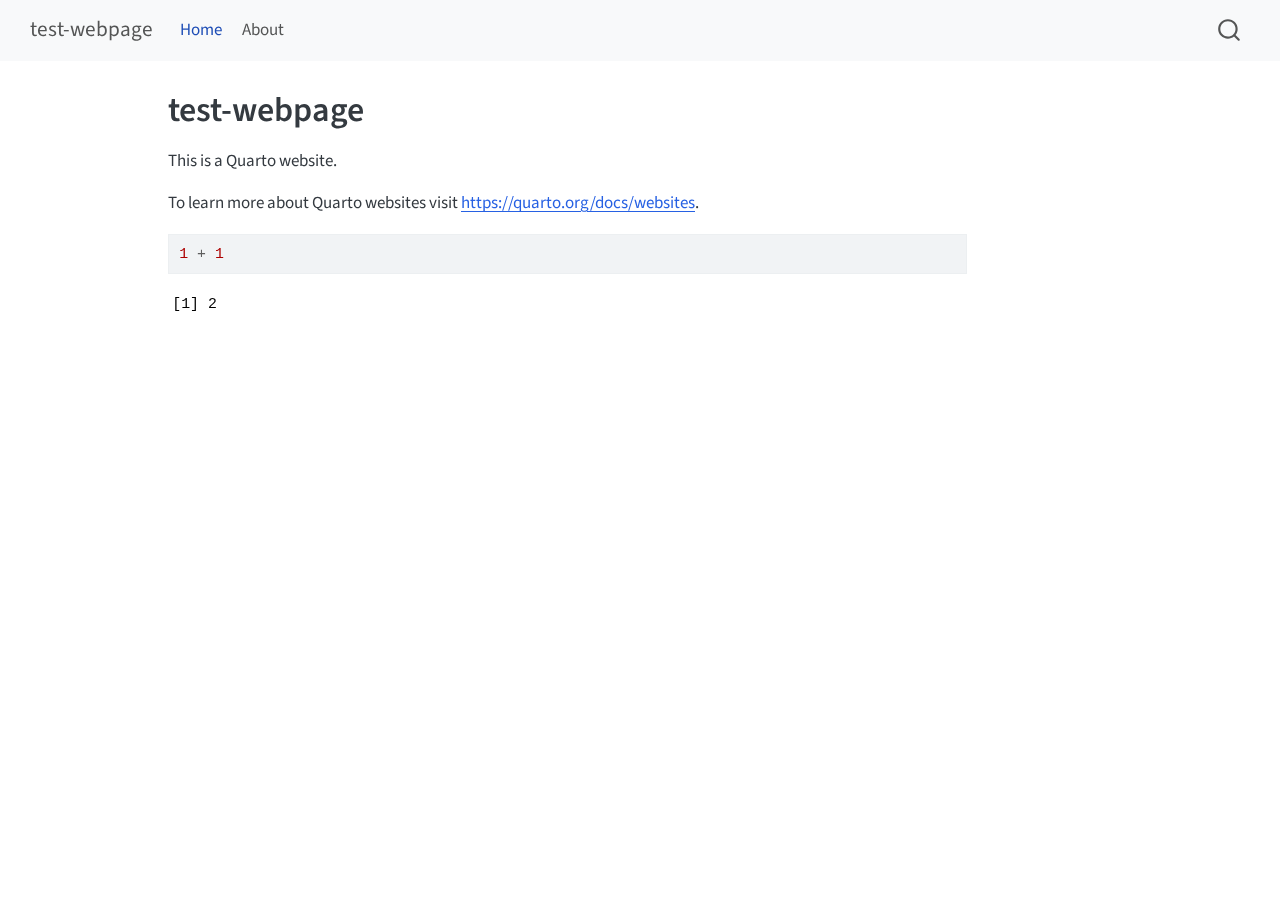
<file: _site/index.html>
<!DOCTYPE html>
<html xmlns="http://www.w3.org/1999/xhtml" lang="en" xml:lang="en"><head>

<meta charset="utf-8">
<meta name="generator" content="quarto-1.6.42">

<meta name="viewport" content="width=device-width, initial-scale=1.0, user-scalable=yes">


<title>test-webpage</title>
<style>
code{white-space: pre-wrap;}
span.smallcaps{font-variant: small-caps;}
div.columns{display: flex; gap: min(4vw, 1.5em);}
div.column{flex: auto; overflow-x: auto;}
div.hanging-indent{margin-left: 1.5em; text-indent: -1.5em;}
ul.task-list{list-style: none;}
ul.task-list li input[type="checkbox"] {
  width: 0.8em;
  margin: 0 0.8em 0.2em -1em; /* quarto-specific, see https://github.com/quarto-dev/quarto-cli/issues/4556 */ 
  vertical-align: middle;
}
/* CSS for syntax highlighting */
pre > code.sourceCode { white-space: pre; position: relative; }
pre > code.sourceCode > span { line-height: 1.25; }
pre > code.sourceCode > span:empty { height: 1.2em; }
.sourceCode { overflow: visible; }
code.sourceCode > span { color: inherit; text-decoration: inherit; }
div.sourceCode { margin: 1em 0; }
pre.sourceCode { margin: 0; }
@media screen {
div.sourceCode { overflow: auto; }
}
@media print {
pre > code.sourceCode { white-space: pre-wrap; }
pre > code.sourceCode > span { display: inline-block; text-indent: -5em; padding-left: 5em; }
}
pre.numberSource code
  { counter-reset: source-line 0; }
pre.numberSource code > span
  { position: relative; left: -4em; counter-increment: source-line; }
pre.numberSource code > span > a:first-child::before
  { content: counter(source-line);
    position: relative; left: -1em; text-align: right; vertical-align: baseline;
    border: none; display: inline-block;
    -webkit-touch-callout: none; -webkit-user-select: none;
    -khtml-user-select: none; -moz-user-select: none;
    -ms-user-select: none; user-select: none;
    padding: 0 4px; width: 4em;
  }
pre.numberSource { margin-left: 3em;  padding-left: 4px; }
div.sourceCode
  {   }
@media screen {
pre > code.sourceCode > span > a:first-child::before { text-decoration: underline; }
}
</style>


<script src="site_libs/quarto-nav/quarto-nav.js"></script>
<script src="site_libs/quarto-nav/headroom.min.js"></script>
<script src="site_libs/clipboard/clipboard.min.js"></script>
<script src="site_libs/quarto-search/autocomplete.umd.js"></script>
<script src="site_libs/quarto-search/fuse.min.js"></script>
<script src="site_libs/quarto-search/quarto-search.js"></script>
<meta name="quarto:offset" content="./">
<script src="site_libs/quarto-html/quarto.js"></script>
<script src="site_libs/quarto-html/popper.min.js"></script>
<script src="site_libs/quarto-html/tippy.umd.min.js"></script>
<script src="site_libs/quarto-html/anchor.min.js"></script>
<link href="site_libs/quarto-html/tippy.css" rel="stylesheet">
<link href="site_libs/quarto-html/quarto-syntax-highlighting-2f5df379a58b258e96c21c0638c20c03.css" rel="stylesheet" id="quarto-text-highlighting-styles">
<script src="site_libs/bootstrap/bootstrap.min.js"></script>
<link href="site_libs/bootstrap/bootstrap-icons.css" rel="stylesheet">
<link href="site_libs/bootstrap/bootstrap-ddd961a2510921635943dfbbd19534c4.min.css" rel="stylesheet" append-hash="true" id="quarto-bootstrap" data-mode="light">
<script id="quarto-search-options" type="application/json">{
  "location": "navbar",
  "copy-button": false,
  "collapse-after": 3,
  "panel-placement": "end",
  "type": "overlay",
  "limit": 50,
  "keyboard-shortcut": [
    "f",
    "/",
    "s"
  ],
  "show-item-context": false,
  "language": {
    "search-no-results-text": "No results",
    "search-matching-documents-text": "matching documents",
    "search-copy-link-title": "Copy link to search",
    "search-hide-matches-text": "Hide additional matches",
    "search-more-match-text": "more match in this document",
    "search-more-matches-text": "more matches in this document",
    "search-clear-button-title": "Clear",
    "search-text-placeholder": "",
    "search-detached-cancel-button-title": "Cancel",
    "search-submit-button-title": "Submit",
    "search-label": "Search"
  }
}</script>


<link rel="stylesheet" href="styles.css">
</head>

<body class="nav-fixed">

<div id="quarto-search-results"></div>
  <header id="quarto-header" class="headroom fixed-top">
    <nav class="navbar navbar-expand-lg " data-bs-theme="dark">
      <div class="navbar-container container-fluid">
      <div class="navbar-brand-container mx-auto">
    <a class="navbar-brand" href="./index.html">
    <span class="navbar-title">test-webpage</span>
    </a>
  </div>
            <div id="quarto-search" class="" title="Search"></div>
          <button class="navbar-toggler" type="button" data-bs-toggle="collapse" data-bs-target="#navbarCollapse" aria-controls="navbarCollapse" role="menu" aria-expanded="false" aria-label="Toggle navigation" onclick="if (window.quartoToggleHeadroom) { window.quartoToggleHeadroom(); }">
  <span class="navbar-toggler-icon"></span>
</button>
          <div class="collapse navbar-collapse" id="navbarCollapse">
            <ul class="navbar-nav navbar-nav-scroll me-auto">
  <li class="nav-item">
    <a class="nav-link active" href="./index.html" aria-current="page"> 
<span class="menu-text">Home</span></a>
  </li>  
  <li class="nav-item">
    <a class="nav-link" href="./about.html"> 
<span class="menu-text">About</span></a>
  </li>  
</ul>
          </div> <!-- /navcollapse -->
            <div class="quarto-navbar-tools">
</div>
      </div> <!-- /container-fluid -->
    </nav>
</header>
<!-- content -->
<div id="quarto-content" class="quarto-container page-columns page-rows-contents page-layout-article page-navbar">
<!-- sidebar -->
<!-- margin-sidebar -->
    <div id="quarto-margin-sidebar" class="sidebar margin-sidebar zindex-bottom">
        
    </div>
<!-- main -->
<main class="content" id="quarto-document-content">

<header id="title-block-header" class="quarto-title-block default">
<div class="quarto-title">
<h1 class="title">test-webpage</h1>
</div>



<div class="quarto-title-meta">

    
  
    
  </div>
  


</header>


<p>This is a Quarto website.</p>
<p>To learn more about Quarto websites visit <a href="https://quarto.org/docs/websites" class="uri">https://quarto.org/docs/websites</a>.</p>
<div class="cell">
<div class="sourceCode cell-code" id="cb1"><pre class="sourceCode r code-with-copy"><code class="sourceCode r"><span id="cb1-1"><a href="#cb1-1" aria-hidden="true" tabindex="-1"></a><span class="dv">1</span> <span class="sc">+</span> <span class="dv">1</span></span></code><button title="Copy to Clipboard" class="code-copy-button"><i class="bi"></i></button></pre></div>
<div class="cell-output cell-output-stdout">
<pre><code>[1] 2</code></pre>
</div>
</div>



</main> <!-- /main -->
<script id="quarto-html-after-body" type="application/javascript">
window.document.addEventListener("DOMContentLoaded", function (event) {
  const toggleBodyColorMode = (bsSheetEl) => {
    const mode = bsSheetEl.getAttribute("data-mode");
    const bodyEl = window.document.querySelector("body");
    if (mode === "dark") {
      bodyEl.classList.add("quarto-dark");
      bodyEl.classList.remove("quarto-light");
    } else {
      bodyEl.classList.add("quarto-light");
      bodyEl.classList.remove("quarto-dark");
    }
  }
  const toggleBodyColorPrimary = () => {
    const bsSheetEl = window.document.querySelector("link#quarto-bootstrap");
    if (bsSheetEl) {
      toggleBodyColorMode(bsSheetEl);
    }
  }
  toggleBodyColorPrimary();  
  const icon = "";
  const anchorJS = new window.AnchorJS();
  anchorJS.options = {
    placement: 'right',
    icon: icon
  };
  anchorJS.add('.anchored');
  const isCodeAnnotation = (el) => {
    for (const clz of el.classList) {
      if (clz.startsWith('code-annotation-')) {                     
        return true;
      }
    }
    return false;
  }
  const onCopySuccess = function(e) {
    // button target
    const button = e.trigger;
    // don't keep focus
    button.blur();
    // flash "checked"
    button.classList.add('code-copy-button-checked');
    var currentTitle = button.getAttribute("title");
    button.setAttribute("title", "Copied!");
    let tooltip;
    if (window.bootstrap) {
      button.setAttribute("data-bs-toggle", "tooltip");
      button.setAttribute("data-bs-placement", "left");
      button.setAttribute("data-bs-title", "Copied!");
      tooltip = new bootstrap.Tooltip(button, 
        { trigger: "manual", 
          customClass: "code-copy-button-tooltip",
          offset: [0, -8]});
      tooltip.show();    
    }
    setTimeout(function() {
      if (tooltip) {
        tooltip.hide();
        button.removeAttribute("data-bs-title");
        button.removeAttribute("data-bs-toggle");
        button.removeAttribute("data-bs-placement");
      }
      button.setAttribute("title", currentTitle);
      button.classList.remove('code-copy-button-checked');
    }, 1000);
    // clear code selection
    e.clearSelection();
  }
  const getTextToCopy = function(trigger) {
      const codeEl = trigger.previousElementSibling.cloneNode(true);
      for (const childEl of codeEl.children) {
        if (isCodeAnnotation(childEl)) {
          childEl.remove();
        }
      }
      return codeEl.innerText;
  }
  const clipboard = new window.ClipboardJS('.code-copy-button:not([data-in-quarto-modal])', {
    text: getTextToCopy
  });
  clipboard.on('success', onCopySuccess);
  if (window.document.getElementById('quarto-embedded-source-code-modal')) {
    const clipboardModal = new window.ClipboardJS('.code-copy-button[data-in-quarto-modal]', {
      text: getTextToCopy,
      container: window.document.getElementById('quarto-embedded-source-code-modal')
    });
    clipboardModal.on('success', onCopySuccess);
  }
    var localhostRegex = new RegExp(/^(?:http|https):\/\/localhost\:?[0-9]*\//);
    var mailtoRegex = new RegExp(/^mailto:/);
      var filterRegex = new RegExp('/' + window.location.host + '/');
    var isInternal = (href) => {
        return filterRegex.test(href) || localhostRegex.test(href) || mailtoRegex.test(href);
    }
    // Inspect non-navigation links and adorn them if external
 	var links = window.document.querySelectorAll('a[href]:not(.nav-link):not(.navbar-brand):not(.toc-action):not(.sidebar-link):not(.sidebar-item-toggle):not(.pagination-link):not(.no-external):not([aria-hidden]):not(.dropdown-item):not(.quarto-navigation-tool):not(.about-link)');
    for (var i=0; i<links.length; i++) {
      const link = links[i];
      if (!isInternal(link.href)) {
        // undo the damage that might have been done by quarto-nav.js in the case of
        // links that we want to consider external
        if (link.dataset.originalHref !== undefined) {
          link.href = link.dataset.originalHref;
        }
      }
    }
  function tippyHover(el, contentFn, onTriggerFn, onUntriggerFn) {
    const config = {
      allowHTML: true,
      maxWidth: 500,
      delay: 100,
      arrow: false,
      appendTo: function(el) {
          return el.parentElement;
      },
      interactive: true,
      interactiveBorder: 10,
      theme: 'quarto',
      placement: 'bottom-start',
    };
    if (contentFn) {
      config.content = contentFn;
    }
    if (onTriggerFn) {
      config.onTrigger = onTriggerFn;
    }
    if (onUntriggerFn) {
      config.onUntrigger = onUntriggerFn;
    }
    window.tippy(el, config); 
  }
  const noterefs = window.document.querySelectorAll('a[role="doc-noteref"]');
  for (var i=0; i<noterefs.length; i++) {
    const ref = noterefs[i];
    tippyHover(ref, function() {
      // use id or data attribute instead here
      let href = ref.getAttribute('data-footnote-href') || ref.getAttribute('href');
      try { href = new URL(href).hash; } catch {}
      const id = href.replace(/^#\/?/, "");
      const note = window.document.getElementById(id);
      if (note) {
        return note.innerHTML;
      } else {
        return "";
      }
    });
  }
  const xrefs = window.document.querySelectorAll('a.quarto-xref');
  const processXRef = (id, note) => {
    // Strip column container classes
    const stripColumnClz = (el) => {
      el.classList.remove("page-full", "page-columns");
      if (el.children) {
        for (const child of el.children) {
          stripColumnClz(child);
        }
      }
    }
    stripColumnClz(note)
    if (id === null || id.startsWith('sec-')) {
      // Special case sections, only their first couple elements
      const container = document.createElement("div");
      if (note.children && note.children.length > 2) {
        container.appendChild(note.children[0].cloneNode(true));
        for (let i = 1; i < note.children.length; i++) {
          const child = note.children[i];
          if (child.tagName === "P" && child.innerText === "") {
            continue;
          } else {
            container.appendChild(child.cloneNode(true));
            break;
          }
        }
        if (window.Quarto?.typesetMath) {
          window.Quarto.typesetMath(container);
        }
        return container.innerHTML
      } else {
        if (window.Quarto?.typesetMath) {
          window.Quarto.typesetMath(note);
        }
        return note.innerHTML;
      }
    } else {
      // Remove any anchor links if they are present
      const anchorLink = note.querySelector('a.anchorjs-link');
      if (anchorLink) {
        anchorLink.remove();
      }
      if (window.Quarto?.typesetMath) {
        window.Quarto.typesetMath(note);
      }
      if (note.classList.contains("callout")) {
        return note.outerHTML;
      } else {
        return note.innerHTML;
      }
    }
  }
  for (var i=0; i<xrefs.length; i++) {
    const xref = xrefs[i];
    tippyHover(xref, undefined, function(instance) {
      instance.disable();
      let url = xref.getAttribute('href');
      let hash = undefined; 
      if (url.startsWith('#')) {
        hash = url;
      } else {
        try { hash = new URL(url).hash; } catch {}
      }
      if (hash) {
        const id = hash.replace(/^#\/?/, "");
        const note = window.document.getElementById(id);
        if (note !== null) {
          try {
            const html = processXRef(id, note.cloneNode(true));
            instance.setContent(html);
          } finally {
            instance.enable();
            instance.show();
          }
        } else {
          // See if we can fetch this
          fetch(url.split('#')[0])
          .then(res => res.text())
          .then(html => {
            const parser = new DOMParser();
            const htmlDoc = parser.parseFromString(html, "text/html");
            const note = htmlDoc.getElementById(id);
            if (note !== null) {
              const html = processXRef(id, note);
              instance.setContent(html);
            } 
          }).finally(() => {
            instance.enable();
            instance.show();
          });
        }
      } else {
        // See if we can fetch a full url (with no hash to target)
        // This is a special case and we should probably do some content thinning / targeting
        fetch(url)
        .then(res => res.text())
        .then(html => {
          const parser = new DOMParser();
          const htmlDoc = parser.parseFromString(html, "text/html");
          const note = htmlDoc.querySelector('main.content');
          if (note !== null) {
            // This should only happen for chapter cross references
            // (since there is no id in the URL)
            // remove the first header
            if (note.children.length > 0 && note.children[0].tagName === "HEADER") {
              note.children[0].remove();
            }
            const html = processXRef(null, note);
            instance.setContent(html);
          } 
        }).finally(() => {
          instance.enable();
          instance.show();
        });
      }
    }, function(instance) {
    });
  }
      let selectedAnnoteEl;
      const selectorForAnnotation = ( cell, annotation) => {
        let cellAttr = 'data-code-cell="' + cell + '"';
        let lineAttr = 'data-code-annotation="' +  annotation + '"';
        const selector = 'span[' + cellAttr + '][' + lineAttr + ']';
        return selector;
      }
      const selectCodeLines = (annoteEl) => {
        const doc = window.document;
        const targetCell = annoteEl.getAttribute("data-target-cell");
        const targetAnnotation = annoteEl.getAttribute("data-target-annotation");
        const annoteSpan = window.document.querySelector(selectorForAnnotation(targetCell, targetAnnotation));
        const lines = annoteSpan.getAttribute("data-code-lines").split(",");
        const lineIds = lines.map((line) => {
          return targetCell + "-" + line;
        })
        let top = null;
        let height = null;
        let parent = null;
        if (lineIds.length > 0) {
            //compute the position of the single el (top and bottom and make a div)
            const el = window.document.getElementById(lineIds[0]);
            top = el.offsetTop;
            height = el.offsetHeight;
            parent = el.parentElement.parentElement;
          if (lineIds.length > 1) {
            const lastEl = window.document.getElementById(lineIds[lineIds.length - 1]);
            const bottom = lastEl.offsetTop + lastEl.offsetHeight;
            height = bottom - top;
          }
          if (top !== null && height !== null && parent !== null) {
            // cook up a div (if necessary) and position it 
            let div = window.document.getElementById("code-annotation-line-highlight");
            if (div === null) {
              div = window.document.createElement("div");
              div.setAttribute("id", "code-annotation-line-highlight");
              div.style.position = 'absolute';
              parent.appendChild(div);
            }
            div.style.top = top - 2 + "px";
            div.style.height = height + 4 + "px";
            div.style.left = 0;
            let gutterDiv = window.document.getElementById("code-annotation-line-highlight-gutter");
            if (gutterDiv === null) {
              gutterDiv = window.document.createElement("div");
              gutterDiv.setAttribute("id", "code-annotation-line-highlight-gutter");
              gutterDiv.style.position = 'absolute';
              const codeCell = window.document.getElementById(targetCell);
              const gutter = codeCell.querySelector('.code-annotation-gutter');
              gutter.appendChild(gutterDiv);
            }
            gutterDiv.style.top = top - 2 + "px";
            gutterDiv.style.height = height + 4 + "px";
          }
          selectedAnnoteEl = annoteEl;
        }
      };
      const unselectCodeLines = () => {
        const elementsIds = ["code-annotation-line-highlight", "code-annotation-line-highlight-gutter"];
        elementsIds.forEach((elId) => {
          const div = window.document.getElementById(elId);
          if (div) {
            div.remove();
          }
        });
        selectedAnnoteEl = undefined;
      };
        // Handle positioning of the toggle
    window.addEventListener(
      "resize",
      throttle(() => {
        elRect = undefined;
        if (selectedAnnoteEl) {
          selectCodeLines(selectedAnnoteEl);
        }
      }, 10)
    );
    function throttle(fn, ms) {
    let throttle = false;
    let timer;
      return (...args) => {
        if(!throttle) { // first call gets through
            fn.apply(this, args);
            throttle = true;
        } else { // all the others get throttled
            if(timer) clearTimeout(timer); // cancel #2
            timer = setTimeout(() => {
              fn.apply(this, args);
              timer = throttle = false;
            }, ms);
        }
      };
    }
      // Attach click handler to the DT
      const annoteDls = window.document.querySelectorAll('dt[data-target-cell]');
      for (const annoteDlNode of annoteDls) {
        annoteDlNode.addEventListener('click', (event) => {
          const clickedEl = event.target;
          if (clickedEl !== selectedAnnoteEl) {
            unselectCodeLines();
            const activeEl = window.document.querySelector('dt[data-target-cell].code-annotation-active');
            if (activeEl) {
              activeEl.classList.remove('code-annotation-active');
            }
            selectCodeLines(clickedEl);
            clickedEl.classList.add('code-annotation-active');
          } else {
            // Unselect the line
            unselectCodeLines();
            clickedEl.classList.remove('code-annotation-active');
          }
        });
      }
  const findCites = (el) => {
    const parentEl = el.parentElement;
    if (parentEl) {
      const cites = parentEl.dataset.cites;
      if (cites) {
        return {
          el,
          cites: cites.split(' ')
        };
      } else {
        return findCites(el.parentElement)
      }
    } else {
      return undefined;
    }
  };
  var bibliorefs = window.document.querySelectorAll('a[role="doc-biblioref"]');
  for (var i=0; i<bibliorefs.length; i++) {
    const ref = bibliorefs[i];
    const citeInfo = findCites(ref);
    if (citeInfo) {
      tippyHover(citeInfo.el, function() {
        var popup = window.document.createElement('div');
        citeInfo.cites.forEach(function(cite) {
          var citeDiv = window.document.createElement('div');
          citeDiv.classList.add('hanging-indent');
          citeDiv.classList.add('csl-entry');
          var biblioDiv = window.document.getElementById('ref-' + cite);
          if (biblioDiv) {
            citeDiv.innerHTML = biblioDiv.innerHTML;
          }
          popup.appendChild(citeDiv);
        });
        return popup.innerHTML;
      });
    }
  }
});
</script>
</div> <!-- /content -->




</body></html>
</file>
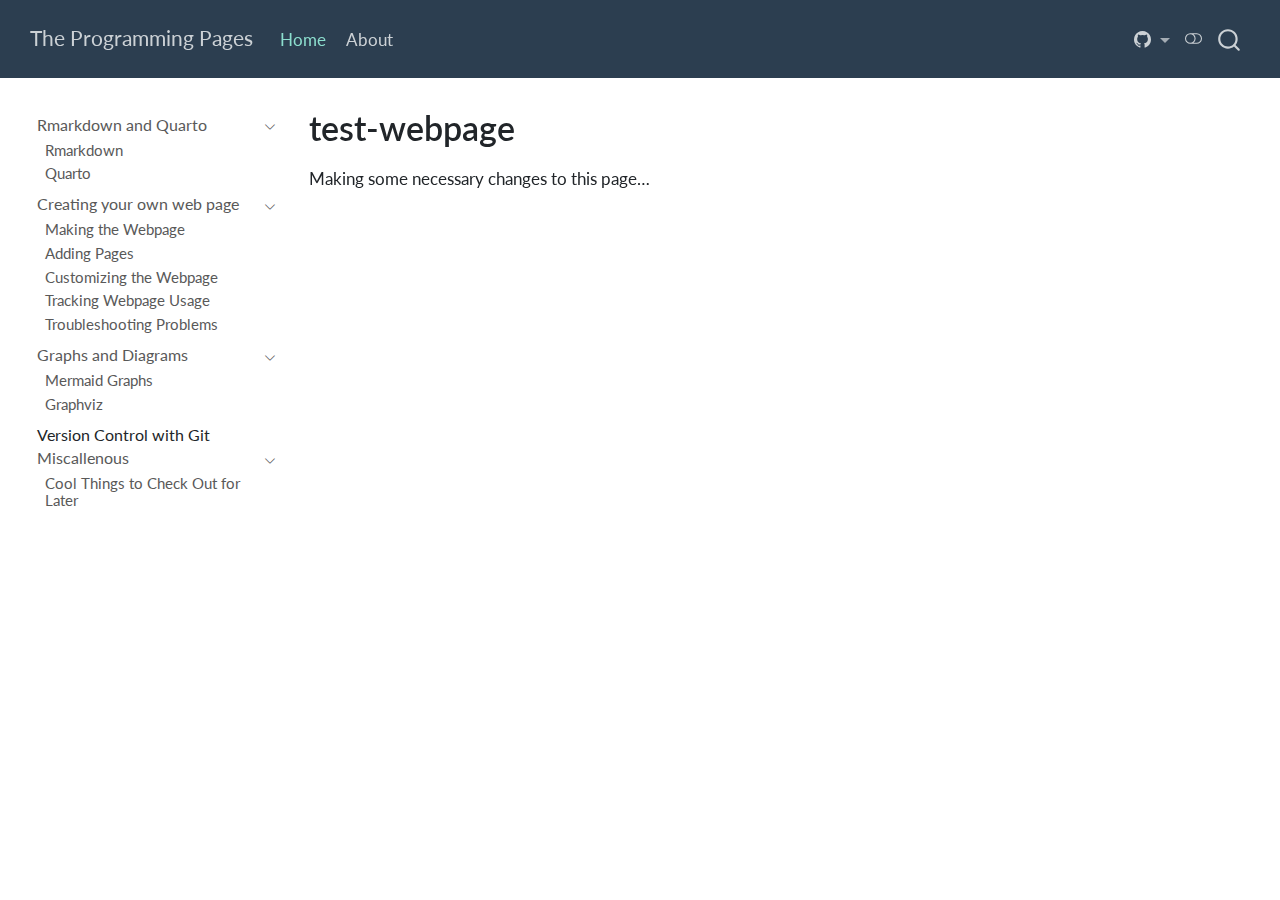
<file: docs/index.html>
<!DOCTYPE html>
<html xmlns="http://www.w3.org/1999/xhtml" lang="en" xml:lang="en"><head>

<meta charset="utf-8">
<meta name="generator" content="quarto-1.6.42">

<meta name="viewport" content="width=device-width, initial-scale=1.0, user-scalable=yes">


<title>test-webpage – The Programming Pages</title>
<style>
code{white-space: pre-wrap;}
span.smallcaps{font-variant: small-caps;}
div.columns{display: flex; gap: min(4vw, 1.5em);}
div.column{flex: auto; overflow-x: auto;}
div.hanging-indent{margin-left: 1.5em; text-indent: -1.5em;}
ul.task-list{list-style: none;}
ul.task-list li input[type="checkbox"] {
  width: 0.8em;
  margin: 0 0.8em 0.2em -1em; /* quarto-specific, see https://github.com/quarto-dev/quarto-cli/issues/4556 */ 
  vertical-align: middle;
}
</style>


<script src="site_libs/quarto-nav/quarto-nav.js"></script>
<script src="site_libs/quarto-nav/headroom.min.js"></script>
<script src="site_libs/clipboard/clipboard.min.js"></script>
<script src="site_libs/quarto-search/autocomplete.umd.js"></script>
<script src="site_libs/quarto-search/fuse.min.js"></script>
<script src="site_libs/quarto-search/quarto-search.js"></script>
<meta name="quarto:offset" content="./">
<link href="./pics/logo/Binary_code.png" rel="icon" type="image/png">
<script src="site_libs/quarto-html/quarto.js"></script>
<script src="site_libs/quarto-html/popper.min.js"></script>
<script src="site_libs/quarto-html/tippy.umd.min.js"></script>
<script src="site_libs/quarto-html/anchor.min.js"></script>
<link href="site_libs/quarto-html/tippy.css" rel="stylesheet">
<link href="site_libs/quarto-html/quarto-syntax-highlighting-2f5df379a58b258e96c21c0638c20c03.css" rel="stylesheet" class="quarto-color-scheme" id="quarto-text-highlighting-styles">
<link href="site_libs/quarto-html/quarto-syntax-highlighting-dark-b53751a350365c71b6c909e95f209ed1.css" rel="prefetch" class="quarto-color-scheme quarto-color-alternate" id="quarto-text-highlighting-styles">
<script src="site_libs/bootstrap/bootstrap.min.js"></script>
<link href="site_libs/bootstrap/bootstrap-icons.css" rel="stylesheet">
<link href="site_libs/bootstrap/bootstrap-d6ca072a62b2cca0e3f858b3e39b526d.min.css" rel="stylesheet" append-hash="true" class="quarto-color-scheme" id="quarto-bootstrap" data-mode="light">
<link href="site_libs/bootstrap/bootstrap-dark-b5ff14e04d8ae20a31edfa64545b4920.min.css" rel="prefetch" append-hash="true" class="quarto-color-scheme quarto-color-alternate" id="quarto-bootstrap" data-mode="dark">
<script id="quarto-search-options" type="application/json">{
  "location": "navbar",
  "copy-button": false,
  "collapse-after": 3,
  "panel-placement": "end",
  "type": "overlay",
  "limit": 50,
  "keyboard-shortcut": [
    "f",
    "/",
    "s"
  ],
  "show-item-context": false,
  "language": {
    "search-no-results-text": "No results",
    "search-matching-documents-text": "matching documents",
    "search-copy-link-title": "Copy link to search",
    "search-hide-matches-text": "Hide additional matches",
    "search-more-match-text": "more match in this document",
    "search-more-matches-text": "more matches in this document",
    "search-clear-button-title": "Clear",
    "search-text-placeholder": "",
    "search-detached-cancel-button-title": "Cancel",
    "search-submit-button-title": "Submit",
    "search-label": "Search"
  }
}</script>
<script data-goatcounter="https://lzapffe.goatcounter.com/count" async="" src="//gc.zgo.at/count.js"></script>


<link rel="stylesheet" href="styles.css">
</head>

<body class="nav-sidebar floating nav-fixed">

<div id="quarto-search-results"></div>
  <header id="quarto-header" class="headroom fixed-top">
    <nav class="navbar navbar-expand-lg " data-bs-theme="dark">
      <div class="navbar-container container-fluid">
      <div class="navbar-brand-container mx-auto">
    <a class="navbar-brand" href="./index.html">
    <span class="navbar-title">The Programming Pages</span>
    </a>
  </div>
            <div id="quarto-search" class="" title="Search"></div>
          <button class="navbar-toggler" type="button" data-bs-toggle="collapse" data-bs-target="#navbarCollapse" aria-controls="navbarCollapse" role="menu" aria-expanded="false" aria-label="Toggle navigation" onclick="if (window.quartoToggleHeadroom) { window.quartoToggleHeadroom(); }">
  <span class="navbar-toggler-icon"></span>
</button>
          <div class="collapse navbar-collapse" id="navbarCollapse">
            <ul class="navbar-nav navbar-nav-scroll me-auto">
  <li class="nav-item">
    <a class="nav-link active" href="./index.html" aria-current="page"> 
<span class="menu-text">Home</span></a>
  </li>  
  <li class="nav-item">
    <a class="nav-link" href="./about.html"> 
<span class="menu-text">About</span></a>
  </li>  
</ul>
            <ul class="navbar-nav navbar-nav-scroll ms-auto">
  <li class="nav-item dropdown ">
    <a class="nav-link dropdown-toggle" href="#" id="nav-menu-bi-github" role="link" data-bs-toggle="dropdown" aria-expanded="false">
      <i class="bi bi-github" role="img">
</i> 
 <span class="menu-text"></span>
    </a>
    <ul class="dropdown-menu dropdown-menu-end" aria-labelledby="nav-menu-bi-github">    
        <li>
    <a class="dropdown-item" href="https://github.com/lzapffe/programming-pages">
 <span class="dropdown-text">GitHub repository</span></a>
  </li>  
        <li>
    <a class="dropdown-item" href="https://github.com/lzapffe/programming-pages/issues">
 <span class="dropdown-text">Suggest improvements</span></a>
  </li>  
        <li>
    <a class="dropdown-item" href="./contact.html"><i class="bi bi-chat-text" role="img">
</i> 
 <span class="dropdown-text">Contact me</span></a>
  </li>  
    </ul>
  </li>
</ul>
          </div> <!-- /navcollapse -->
            <div class="quarto-navbar-tools">
  <a href="" class="quarto-color-scheme-toggle quarto-navigation-tool  px-1" onclick="window.quartoToggleColorScheme(); return false;" title="Toggle dark mode"><i class="bi"></i></a>
</div>
      </div> <!-- /container-fluid -->
    </nav>
  <nav class="quarto-secondary-nav">
    <div class="container-fluid d-flex">
      <button type="button" class="quarto-btn-toggle btn" data-bs-toggle="collapse" role="button" data-bs-target=".quarto-sidebar-collapse-item" aria-controls="quarto-sidebar" aria-expanded="false" aria-label="Toggle sidebar navigation" onclick="if (window.quartoToggleHeadroom) { window.quartoToggleHeadroom(); }">
        <i class="bi bi-layout-text-sidebar-reverse"></i>
      </button>
        <nav class="quarto-page-breadcrumbs" aria-label="breadcrumb"><ol class="breadcrumb"><li class="breadcrumb-item">test-webpage</li></ol></nav>
        <a class="flex-grow-1" role="navigation" data-bs-toggle="collapse" data-bs-target=".quarto-sidebar-collapse-item" aria-controls="quarto-sidebar" aria-expanded="false" aria-label="Toggle sidebar navigation" onclick="if (window.quartoToggleHeadroom) { window.quartoToggleHeadroom(); }">      
        </a>
    </div>
  </nav>
</header>
<!-- content -->
<div id="quarto-content" class="quarto-container page-columns page-rows-contents page-layout-article page-navbar">
<!-- sidebar -->
  <nav id="quarto-sidebar" class="sidebar collapse collapse-horizontal quarto-sidebar-collapse-item sidebar-navigation floating overflow-auto">
    <div class="sidebar-menu-container"> 
    <ul class="list-unstyled mt-1">
        <li class="sidebar-item sidebar-item-section">
      <div class="sidebar-item-container"> 
            <a class="sidebar-item-text sidebar-link text-start" data-bs-toggle="collapse" data-bs-target="#quarto-sidebar-section-1" role="navigation" aria-expanded="true">
 <span class="menu-text">Rmarkdown and Quarto</span></a>
          <a class="sidebar-item-toggle text-start" data-bs-toggle="collapse" data-bs-target="#quarto-sidebar-section-1" role="navigation" aria-expanded="true" aria-label="Toggle section">
            <i class="bi bi-chevron-right ms-2"></i>
          </a> 
      </div>
      <ul id="quarto-sidebar-section-1" class="collapse list-unstyled sidebar-section depth1 show">  
          <li class="sidebar-item">
  <div class="sidebar-item-container"> 
  <a href="./rmarkdown_basics.html" class="sidebar-item-text sidebar-link">
 <span class="menu-text">Rmarkdown</span></a>
  </div>
</li>
          <li class="sidebar-item">
  <div class="sidebar-item-container"> 
  <a href="./quarto.html" class="sidebar-item-text sidebar-link">
 <span class="menu-text">Quarto</span></a>
  </div>
</li>
      </ul>
  </li>
        <li class="sidebar-item sidebar-item-section">
      <div class="sidebar-item-container"> 
            <a class="sidebar-item-text sidebar-link text-start" data-bs-toggle="collapse" data-bs-target="#quarto-sidebar-section-2" role="navigation" aria-expanded="true">
 <span class="menu-text">Creating your own web page</span></a>
          <a class="sidebar-item-toggle text-start" data-bs-toggle="collapse" data-bs-target="#quarto-sidebar-section-2" role="navigation" aria-expanded="true" aria-label="Toggle section">
            <i class="bi bi-chevron-right ms-2"></i>
          </a> 
      </div>
      <ul id="quarto-sidebar-section-2" class="collapse list-unstyled sidebar-section depth1 show">  
          <li class="sidebar-item">
  <div class="sidebar-item-container"> 
  <a href="./make_web_page.html" class="sidebar-item-text sidebar-link">
 <span class="menu-text">Making the Webpage</span></a>
  </div>
</li>
          <li class="sidebar-item">
  <div class="sidebar-item-container"> 
  <a href="./add_pages.html" class="sidebar-item-text sidebar-link">
 <span class="menu-text">Adding Pages</span></a>
  </div>
</li>
          <li class="sidebar-item">
  <div class="sidebar-item-container"> 
  <a href="./customize_webpage.html" class="sidebar-item-text sidebar-link">
 <span class="menu-text">Customizing the Webpage</span></a>
  </div>
</li>
          <li class="sidebar-item">
  <div class="sidebar-item-container"> 
  <a href="./track_webpage.html" class="sidebar-item-text sidebar-link">
 <span class="menu-text">Tracking Webpage Usage</span></a>
  </div>
</li>
          <li class="sidebar-item">
  <div class="sidebar-item-container"> 
  <a href="./troubleshooting.html" class="sidebar-item-text sidebar-link">
 <span class="menu-text">Troubleshooting Problems</span></a>
  </div>
</li>
      </ul>
  </li>
        <li class="sidebar-item sidebar-item-section">
      <div class="sidebar-item-container"> 
            <a class="sidebar-item-text sidebar-link text-start" data-bs-toggle="collapse" data-bs-target="#quarto-sidebar-section-3" role="navigation" aria-expanded="true">
 <span class="menu-text">Graphs and Diagrams</span></a>
          <a class="sidebar-item-toggle text-start" data-bs-toggle="collapse" data-bs-target="#quarto-sidebar-section-3" role="navigation" aria-expanded="true" aria-label="Toggle section">
            <i class="bi bi-chevron-right ms-2"></i>
          </a> 
      </div>
      <ul id="quarto-sidebar-section-3" class="collapse list-unstyled sidebar-section depth1 show">  
          <li class="sidebar-item">
  <div class="sidebar-item-container"> 
  <a href="./mermaid.html" class="sidebar-item-text sidebar-link">
 <span class="menu-text">Mermaid Graphs</span></a>
  </div>
</li>
          <li class="sidebar-item">
  <div class="sidebar-item-container"> 
  <a href="./graphviz.html" class="sidebar-item-text sidebar-link">
 <span class="menu-text">Graphviz</span></a>
  </div>
</li>
      </ul>
  </li>
        <li class="sidebar-item sidebar-item-section">
      <span class="sidebar-item-text sidebar-link text-start">
 <span class="menu-text">Version Control with Git</span></span>
  </li>
        <li class="sidebar-item sidebar-item-section">
      <div class="sidebar-item-container"> 
            <a class="sidebar-item-text sidebar-link text-start" data-bs-toggle="collapse" data-bs-target="#quarto-sidebar-section-5" role="navigation" aria-expanded="true">
 <span class="menu-text">Miscallenous</span></a>
          <a class="sidebar-item-toggle text-start" data-bs-toggle="collapse" data-bs-target="#quarto-sidebar-section-5" role="navigation" aria-expanded="true" aria-label="Toggle section">
            <i class="bi bi-chevron-right ms-2"></i>
          </a> 
      </div>
      <ul id="quarto-sidebar-section-5" class="collapse list-unstyled sidebar-section depth1 show">  
          <li class="sidebar-item">
  <div class="sidebar-item-container"> 
  <a href="./cool_things.html" class="sidebar-item-text sidebar-link">
 <span class="menu-text">Cool Things to Check Out for Later</span></a>
  </div>
</li>
      </ul>
  </li>
    </ul>
    </div>
</nav>
<div id="quarto-sidebar-glass" class="quarto-sidebar-collapse-item" data-bs-toggle="collapse" data-bs-target=".quarto-sidebar-collapse-item"></div>
<!-- margin-sidebar -->
    <div id="quarto-margin-sidebar" class="sidebar margin-sidebar zindex-bottom">
        
    </div>
<!-- main -->
<main class="content" id="quarto-document-content">

<header id="title-block-header" class="quarto-title-block default">
<div class="quarto-title">
<h1 class="title">test-webpage</h1>
</div>



<div class="quarto-title-meta">

    
  
    
  </div>
  


</header>


<p>Making some necessary changes to this page…</p>



</main> <!-- /main -->
<script id="quarto-html-after-body" type="application/javascript">
window.document.addEventListener("DOMContentLoaded", function (event) {
  const toggleBodyColorMode = (bsSheetEl) => {
    const mode = bsSheetEl.getAttribute("data-mode");
    const bodyEl = window.document.querySelector("body");
    if (mode === "dark") {
      bodyEl.classList.add("quarto-dark");
      bodyEl.classList.remove("quarto-light");
    } else {
      bodyEl.classList.add("quarto-light");
      bodyEl.classList.remove("quarto-dark");
    }
  }
  const toggleBodyColorPrimary = () => {
    const bsSheetEl = window.document.querySelector("link#quarto-bootstrap");
    if (bsSheetEl) {
      toggleBodyColorMode(bsSheetEl);
    }
  }
  toggleBodyColorPrimary();  
  const disableStylesheet = (stylesheets) => {
    for (let i=0; i < stylesheets.length; i++) {
      const stylesheet = stylesheets[i];
      stylesheet.rel = 'prefetch';
    }
  }
  const enableStylesheet = (stylesheets) => {
    for (let i=0; i < stylesheets.length; i++) {
      const stylesheet = stylesheets[i];
      stylesheet.rel = 'stylesheet';
    }
  }
  const manageTransitions = (selector, allowTransitions) => {
    const els = window.document.querySelectorAll(selector);
    for (let i=0; i < els.length; i++) {
      const el = els[i];
      if (allowTransitions) {
        el.classList.remove('notransition');
      } else {
        el.classList.add('notransition');
      }
    }
  }
  const toggleGiscusIfUsed = (isAlternate, darkModeDefault) => {
    const baseTheme = document.querySelector('#giscus-base-theme')?.value ?? 'light';
    const alternateTheme = document.querySelector('#giscus-alt-theme')?.value ?? 'dark';
    let newTheme = '';
    if(darkModeDefault) {
      newTheme = isAlternate ? baseTheme : alternateTheme;
    } else {
      newTheme = isAlternate ? alternateTheme : baseTheme;
    }
    const changeGiscusTheme = () => {
      // From: https://github.com/giscus/giscus/issues/336
      const sendMessage = (message) => {
        const iframe = document.querySelector('iframe.giscus-frame');
        if (!iframe) return;
        iframe.contentWindow.postMessage({ giscus: message }, 'https://giscus.app');
      }
      sendMessage({
        setConfig: {
          theme: newTheme
        }
      });
    }
    const isGiscussLoaded = window.document.querySelector('iframe.giscus-frame') !== null;
    if (isGiscussLoaded) {
      changeGiscusTheme();
    }
  }
  const toggleColorMode = (alternate) => {
    // Switch the stylesheets
    const alternateStylesheets = window.document.querySelectorAll('link.quarto-color-scheme.quarto-color-alternate');
    manageTransitions('#quarto-margin-sidebar .nav-link', false);
    if (alternate) {
      enableStylesheet(alternateStylesheets);
      for (const sheetNode of alternateStylesheets) {
        if (sheetNode.id === "quarto-bootstrap") {
          toggleBodyColorMode(sheetNode);
        }
      }
    } else {
      disableStylesheet(alternateStylesheets);
      toggleBodyColorPrimary();
    }
    manageTransitions('#quarto-margin-sidebar .nav-link', true);
    // Switch the toggles
    const toggles = window.document.querySelectorAll('.quarto-color-scheme-toggle');
    for (let i=0; i < toggles.length; i++) {
      const toggle = toggles[i];
      if (toggle) {
        if (alternate) {
          toggle.classList.add("alternate");     
        } else {
          toggle.classList.remove("alternate");
        }
      }
    }
    // Hack to workaround the fact that safari doesn't
    // properly recolor the scrollbar when toggling (#1455)
    if (navigator.userAgent.indexOf('Safari') > 0 && navigator.userAgent.indexOf('Chrome') == -1) {
      manageTransitions("body", false);
      window.scrollTo(0, 1);
      setTimeout(() => {
        window.scrollTo(0, 0);
        manageTransitions("body", true);
      }, 40);  
    }
  }
  const isFileUrl = () => { 
    return window.location.protocol === 'file:';
  }
  const hasAlternateSentinel = () => {  
    let styleSentinel = getColorSchemeSentinel();
    if (styleSentinel !== null) {
      return styleSentinel === "alternate";
    } else {
      return false;
    }
  }
  const setStyleSentinel = (alternate) => {
    const value = alternate ? "alternate" : "default";
    if (!isFileUrl()) {
      window.localStorage.setItem("quarto-color-scheme", value);
    } else {
      localAlternateSentinel = value;
    }
  }
  const getColorSchemeSentinel = () => {
    if (!isFileUrl()) {
      const storageValue = window.localStorage.getItem("quarto-color-scheme");
      return storageValue != null ? storageValue : localAlternateSentinel;
    } else {
      return localAlternateSentinel;
    }
  }
  const darkModeDefault = false;
  let localAlternateSentinel = darkModeDefault ? 'alternate' : 'default';
  // Dark / light mode switch
  window.quartoToggleColorScheme = () => {
    // Read the current dark / light value 
    let toAlternate = !hasAlternateSentinel();
    toggleColorMode(toAlternate);
    setStyleSentinel(toAlternate);
    toggleGiscusIfUsed(toAlternate, darkModeDefault);
  };
  // Ensure there is a toggle, if there isn't float one in the top right
  if (window.document.querySelector('.quarto-color-scheme-toggle') === null) {
    const a = window.document.createElement('a');
    a.classList.add('top-right');
    a.classList.add('quarto-color-scheme-toggle');
    a.href = "";
    a.onclick = function() { try { window.quartoToggleColorScheme(); } catch {} return false; };
    const i = window.document.createElement("i");
    i.classList.add('bi');
    a.appendChild(i);
    window.document.body.appendChild(a);
  }
  // Switch to dark mode if need be
  if (hasAlternateSentinel()) {
    toggleColorMode(true);
  } else {
    toggleColorMode(false);
  }
  const icon = "";
  const anchorJS = new window.AnchorJS();
  anchorJS.options = {
    placement: 'right',
    icon: icon
  };
  anchorJS.add('.anchored');
  const isCodeAnnotation = (el) => {
    for (const clz of el.classList) {
      if (clz.startsWith('code-annotation-')) {                     
        return true;
      }
    }
    return false;
  }
  const onCopySuccess = function(e) {
    // button target
    const button = e.trigger;
    // don't keep focus
    button.blur();
    // flash "checked"
    button.classList.add('code-copy-button-checked');
    var currentTitle = button.getAttribute("title");
    button.setAttribute("title", "Copied!");
    let tooltip;
    if (window.bootstrap) {
      button.setAttribute("data-bs-toggle", "tooltip");
      button.setAttribute("data-bs-placement", "left");
      button.setAttribute("data-bs-title", "Copied!");
      tooltip = new bootstrap.Tooltip(button, 
        { trigger: "manual", 
          customClass: "code-copy-button-tooltip",
          offset: [0, -8]});
      tooltip.show();    
    }
    setTimeout(function() {
      if (tooltip) {
        tooltip.hide();
        button.removeAttribute("data-bs-title");
        button.removeAttribute("data-bs-toggle");
        button.removeAttribute("data-bs-placement");
      }
      button.setAttribute("title", currentTitle);
      button.classList.remove('code-copy-button-checked');
    }, 1000);
    // clear code selection
    e.clearSelection();
  }
  const getTextToCopy = function(trigger) {
      const codeEl = trigger.previousElementSibling.cloneNode(true);
      for (const childEl of codeEl.children) {
        if (isCodeAnnotation(childEl)) {
          childEl.remove();
        }
      }
      return codeEl.innerText;
  }
  const clipboard = new window.ClipboardJS('.code-copy-button:not([data-in-quarto-modal])', {
    text: getTextToCopy
  });
  clipboard.on('success', onCopySuccess);
  if (window.document.getElementById('quarto-embedded-source-code-modal')) {
    const clipboardModal = new window.ClipboardJS('.code-copy-button[data-in-quarto-modal]', {
      text: getTextToCopy,
      container: window.document.getElementById('quarto-embedded-source-code-modal')
    });
    clipboardModal.on('success', onCopySuccess);
  }
    var localhostRegex = new RegExp(/^(?:http|https):\/\/localhost\:?[0-9]*\//);
    var mailtoRegex = new RegExp(/^mailto:/);
      var filterRegex = new RegExp('/' + window.location.host + '/');
    var isInternal = (href) => {
        return filterRegex.test(href) || localhostRegex.test(href) || mailtoRegex.test(href);
    }
    // Inspect non-navigation links and adorn them if external
 	var links = window.document.querySelectorAll('a[href]:not(.nav-link):not(.navbar-brand):not(.toc-action):not(.sidebar-link):not(.sidebar-item-toggle):not(.pagination-link):not(.no-external):not([aria-hidden]):not(.dropdown-item):not(.quarto-navigation-tool):not(.about-link)');
    for (var i=0; i<links.length; i++) {
      const link = links[i];
      if (!isInternal(link.href)) {
        // undo the damage that might have been done by quarto-nav.js in the case of
        // links that we want to consider external
        if (link.dataset.originalHref !== undefined) {
          link.href = link.dataset.originalHref;
        }
      }
    }
  function tippyHover(el, contentFn, onTriggerFn, onUntriggerFn) {
    const config = {
      allowHTML: true,
      maxWidth: 500,
      delay: 100,
      arrow: false,
      appendTo: function(el) {
          return el.parentElement;
      },
      interactive: true,
      interactiveBorder: 10,
      theme: 'quarto',
      placement: 'bottom-start',
    };
    if (contentFn) {
      config.content = contentFn;
    }
    if (onTriggerFn) {
      config.onTrigger = onTriggerFn;
    }
    if (onUntriggerFn) {
      config.onUntrigger = onUntriggerFn;
    }
    window.tippy(el, config); 
  }
  const noterefs = window.document.querySelectorAll('a[role="doc-noteref"]');
  for (var i=0; i<noterefs.length; i++) {
    const ref = noterefs[i];
    tippyHover(ref, function() {
      // use id or data attribute instead here
      let href = ref.getAttribute('data-footnote-href') || ref.getAttribute('href');
      try { href = new URL(href).hash; } catch {}
      const id = href.replace(/^#\/?/, "");
      const note = window.document.getElementById(id);
      if (note) {
        return note.innerHTML;
      } else {
        return "";
      }
    });
  }
  const xrefs = window.document.querySelectorAll('a.quarto-xref');
  const processXRef = (id, note) => {
    // Strip column container classes
    const stripColumnClz = (el) => {
      el.classList.remove("page-full", "page-columns");
      if (el.children) {
        for (const child of el.children) {
          stripColumnClz(child);
        }
      }
    }
    stripColumnClz(note)
    if (id === null || id.startsWith('sec-')) {
      // Special case sections, only their first couple elements
      const container = document.createElement("div");
      if (note.children && note.children.length > 2) {
        container.appendChild(note.children[0].cloneNode(true));
        for (let i = 1; i < note.children.length; i++) {
          const child = note.children[i];
          if (child.tagName === "P" && child.innerText === "") {
            continue;
          } else {
            container.appendChild(child.cloneNode(true));
            break;
          }
        }
        if (window.Quarto?.typesetMath) {
          window.Quarto.typesetMath(container);
        }
        return container.innerHTML
      } else {
        if (window.Quarto?.typesetMath) {
          window.Quarto.typesetMath(note);
        }
        return note.innerHTML;
      }
    } else {
      // Remove any anchor links if they are present
      const anchorLink = note.querySelector('a.anchorjs-link');
      if (anchorLink) {
        anchorLink.remove();
      }
      if (window.Quarto?.typesetMath) {
        window.Quarto.typesetMath(note);
      }
      if (note.classList.contains("callout")) {
        return note.outerHTML;
      } else {
        return note.innerHTML;
      }
    }
  }
  for (var i=0; i<xrefs.length; i++) {
    const xref = xrefs[i];
    tippyHover(xref, undefined, function(instance) {
      instance.disable();
      let url = xref.getAttribute('href');
      let hash = undefined; 
      if (url.startsWith('#')) {
        hash = url;
      } else {
        try { hash = new URL(url).hash; } catch {}
      }
      if (hash) {
        const id = hash.replace(/^#\/?/, "");
        const note = window.document.getElementById(id);
        if (note !== null) {
          try {
            const html = processXRef(id, note.cloneNode(true));
            instance.setContent(html);
          } finally {
            instance.enable();
            instance.show();
          }
        } else {
          // See if we can fetch this
          fetch(url.split('#')[0])
          .then(res => res.text())
          .then(html => {
            const parser = new DOMParser();
            const htmlDoc = parser.parseFromString(html, "text/html");
            const note = htmlDoc.getElementById(id);
            if (note !== null) {
              const html = processXRef(id, note);
              instance.setContent(html);
            } 
          }).finally(() => {
            instance.enable();
            instance.show();
          });
        }
      } else {
        // See if we can fetch a full url (with no hash to target)
        // This is a special case and we should probably do some content thinning / targeting
        fetch(url)
        .then(res => res.text())
        .then(html => {
          const parser = new DOMParser();
          const htmlDoc = parser.parseFromString(html, "text/html");
          const note = htmlDoc.querySelector('main.content');
          if (note !== null) {
            // This should only happen for chapter cross references
            // (since there is no id in the URL)
            // remove the first header
            if (note.children.length > 0 && note.children[0].tagName === "HEADER") {
              note.children[0].remove();
            }
            const html = processXRef(null, note);
            instance.setContent(html);
          } 
        }).finally(() => {
          instance.enable();
          instance.show();
        });
      }
    }, function(instance) {
    });
  }
      let selectedAnnoteEl;
      const selectorForAnnotation = ( cell, annotation) => {
        let cellAttr = 'data-code-cell="' + cell + '"';
        let lineAttr = 'data-code-annotation="' +  annotation + '"';
        const selector = 'span[' + cellAttr + '][' + lineAttr + ']';
        return selector;
      }
      const selectCodeLines = (annoteEl) => {
        const doc = window.document;
        const targetCell = annoteEl.getAttribute("data-target-cell");
        const targetAnnotation = annoteEl.getAttribute("data-target-annotation");
        const annoteSpan = window.document.querySelector(selectorForAnnotation(targetCell, targetAnnotation));
        const lines = annoteSpan.getAttribute("data-code-lines").split(",");
        const lineIds = lines.map((line) => {
          return targetCell + "-" + line;
        })
        let top = null;
        let height = null;
        let parent = null;
        if (lineIds.length > 0) {
            //compute the position of the single el (top and bottom and make a div)
            const el = window.document.getElementById(lineIds[0]);
            top = el.offsetTop;
            height = el.offsetHeight;
            parent = el.parentElement.parentElement;
          if (lineIds.length > 1) {
            const lastEl = window.document.getElementById(lineIds[lineIds.length - 1]);
            const bottom = lastEl.offsetTop + lastEl.offsetHeight;
            height = bottom - top;
          }
          if (top !== null && height !== null && parent !== null) {
            // cook up a div (if necessary) and position it 
            let div = window.document.getElementById("code-annotation-line-highlight");
            if (div === null) {
              div = window.document.createElement("div");
              div.setAttribute("id", "code-annotation-line-highlight");
              div.style.position = 'absolute';
              parent.appendChild(div);
            }
            div.style.top = top - 2 + "px";
            div.style.height = height + 4 + "px";
            div.style.left = 0;
            let gutterDiv = window.document.getElementById("code-annotation-line-highlight-gutter");
            if (gutterDiv === null) {
              gutterDiv = window.document.createElement("div");
              gutterDiv.setAttribute("id", "code-annotation-line-highlight-gutter");
              gutterDiv.style.position = 'absolute';
              const codeCell = window.document.getElementById(targetCell);
              const gutter = codeCell.querySelector('.code-annotation-gutter');
              gutter.appendChild(gutterDiv);
            }
            gutterDiv.style.top = top - 2 + "px";
            gutterDiv.style.height = height + 4 + "px";
          }
          selectedAnnoteEl = annoteEl;
        }
      };
      const unselectCodeLines = () => {
        const elementsIds = ["code-annotation-line-highlight", "code-annotation-line-highlight-gutter"];
        elementsIds.forEach((elId) => {
          const div = window.document.getElementById(elId);
          if (div) {
            div.remove();
          }
        });
        selectedAnnoteEl = undefined;
      };
        // Handle positioning of the toggle
    window.addEventListener(
      "resize",
      throttle(() => {
        elRect = undefined;
        if (selectedAnnoteEl) {
          selectCodeLines(selectedAnnoteEl);
        }
      }, 10)
    );
    function throttle(fn, ms) {
    let throttle = false;
    let timer;
      return (...args) => {
        if(!throttle) { // first call gets through
            fn.apply(this, args);
            throttle = true;
        } else { // all the others get throttled
            if(timer) clearTimeout(timer); // cancel #2
            timer = setTimeout(() => {
              fn.apply(this, args);
              timer = throttle = false;
            }, ms);
        }
      };
    }
      // Attach click handler to the DT
      const annoteDls = window.document.querySelectorAll('dt[data-target-cell]');
      for (const annoteDlNode of annoteDls) {
        annoteDlNode.addEventListener('click', (event) => {
          const clickedEl = event.target;
          if (clickedEl !== selectedAnnoteEl) {
            unselectCodeLines();
            const activeEl = window.document.querySelector('dt[data-target-cell].code-annotation-active');
            if (activeEl) {
              activeEl.classList.remove('code-annotation-active');
            }
            selectCodeLines(clickedEl);
            clickedEl.classList.add('code-annotation-active');
          } else {
            // Unselect the line
            unselectCodeLines();
            clickedEl.classList.remove('code-annotation-active');
          }
        });
      }
  const findCites = (el) => {
    const parentEl = el.parentElement;
    if (parentEl) {
      const cites = parentEl.dataset.cites;
      if (cites) {
        return {
          el,
          cites: cites.split(' ')
        };
      } else {
        return findCites(el.parentElement)
      }
    } else {
      return undefined;
    }
  };
  var bibliorefs = window.document.querySelectorAll('a[role="doc-biblioref"]');
  for (var i=0; i<bibliorefs.length; i++) {
    const ref = bibliorefs[i];
    const citeInfo = findCites(ref);
    if (citeInfo) {
      tippyHover(citeInfo.el, function() {
        var popup = window.document.createElement('div');
        citeInfo.cites.forEach(function(cite) {
          var citeDiv = window.document.createElement('div');
          citeDiv.classList.add('hanging-indent');
          citeDiv.classList.add('csl-entry');
          var biblioDiv = window.document.getElementById('ref-' + cite);
          if (biblioDiv) {
            citeDiv.innerHTML = biblioDiv.innerHTML;
          }
          popup.appendChild(citeDiv);
        });
        return popup.innerHTML;
      });
    }
  }
});
</script>
</div> <!-- /content -->




</body></html>
</file>
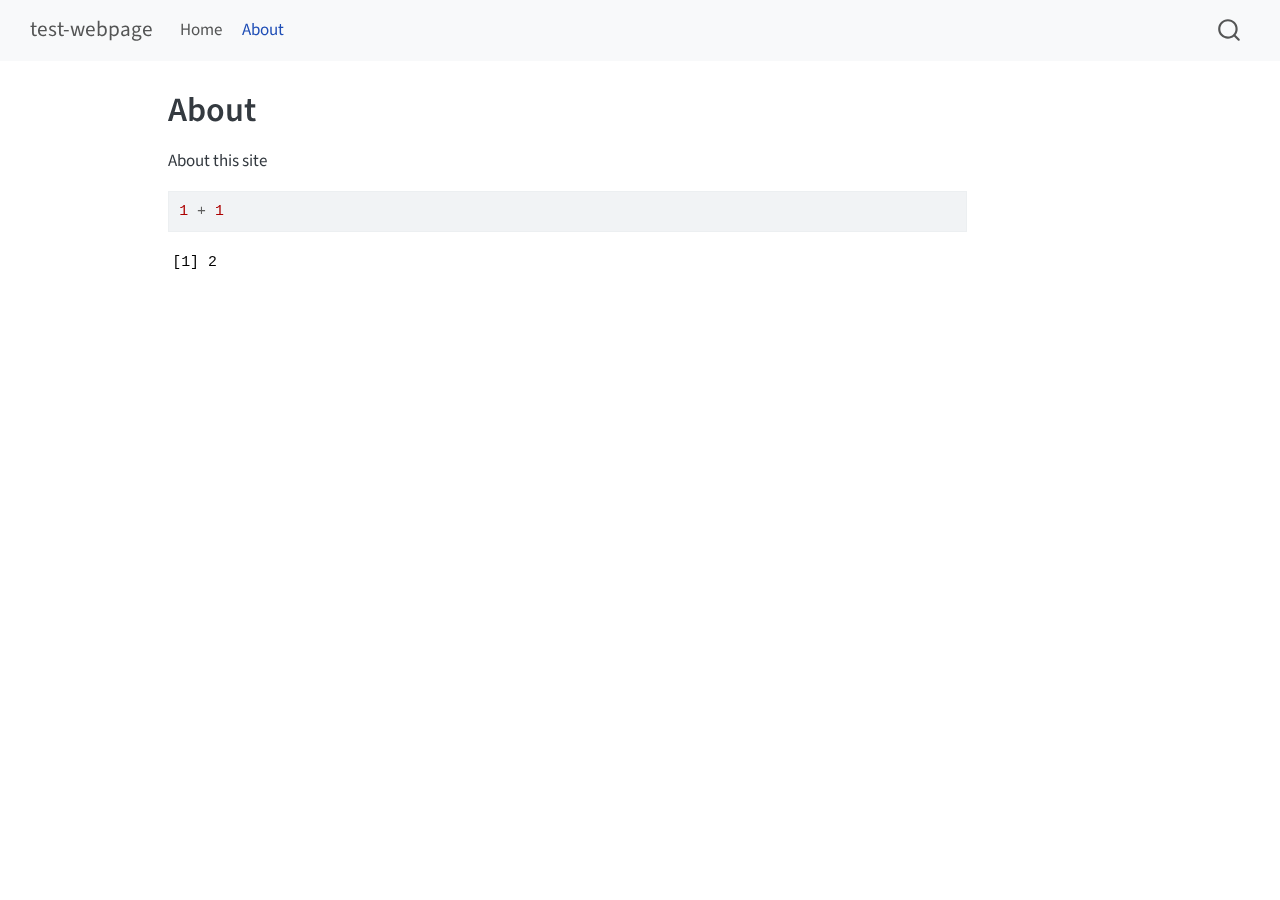
<file: _site/about.html>
<!DOCTYPE html>
<html xmlns="http://www.w3.org/1999/xhtml" lang="en" xml:lang="en"><head>

<meta charset="utf-8">
<meta name="generator" content="quarto-1.6.42">

<meta name="viewport" content="width=device-width, initial-scale=1.0, user-scalable=yes">


<title>About – test-webpage</title>
<style>
code{white-space: pre-wrap;}
span.smallcaps{font-variant: small-caps;}
div.columns{display: flex; gap: min(4vw, 1.5em);}
div.column{flex: auto; overflow-x: auto;}
div.hanging-indent{margin-left: 1.5em; text-indent: -1.5em;}
ul.task-list{list-style: none;}
ul.task-list li input[type="checkbox"] {
  width: 0.8em;
  margin: 0 0.8em 0.2em -1em; /* quarto-specific, see https://github.com/quarto-dev/quarto-cli/issues/4556 */ 
  vertical-align: middle;
}
/* CSS for syntax highlighting */
pre > code.sourceCode { white-space: pre; position: relative; }
pre > code.sourceCode > span { line-height: 1.25; }
pre > code.sourceCode > span:empty { height: 1.2em; }
.sourceCode { overflow: visible; }
code.sourceCode > span { color: inherit; text-decoration: inherit; }
div.sourceCode { margin: 1em 0; }
pre.sourceCode { margin: 0; }
@media screen {
div.sourceCode { overflow: auto; }
}
@media print {
pre > code.sourceCode { white-space: pre-wrap; }
pre > code.sourceCode > span { display: inline-block; text-indent: -5em; padding-left: 5em; }
}
pre.numberSource code
  { counter-reset: source-line 0; }
pre.numberSource code > span
  { position: relative; left: -4em; counter-increment: source-line; }
pre.numberSource code > span > a:first-child::before
  { content: counter(source-line);
    position: relative; left: -1em; text-align: right; vertical-align: baseline;
    border: none; display: inline-block;
    -webkit-touch-callout: none; -webkit-user-select: none;
    -khtml-user-select: none; -moz-user-select: none;
    -ms-user-select: none; user-select: none;
    padding: 0 4px; width: 4em;
  }
pre.numberSource { margin-left: 3em;  padding-left: 4px; }
div.sourceCode
  {   }
@media screen {
pre > code.sourceCode > span > a:first-child::before { text-decoration: underline; }
}
</style>


<script src="site_libs/quarto-nav/quarto-nav.js"></script>
<script src="site_libs/quarto-nav/headroom.min.js"></script>
<script src="site_libs/clipboard/clipboard.min.js"></script>
<script src="site_libs/quarto-search/autocomplete.umd.js"></script>
<script src="site_libs/quarto-search/fuse.min.js"></script>
<script src="site_libs/quarto-search/quarto-search.js"></script>
<meta name="quarto:offset" content="./">
<script src="site_libs/quarto-html/quarto.js"></script>
<script src="site_libs/quarto-html/popper.min.js"></script>
<script src="site_libs/quarto-html/tippy.umd.min.js"></script>
<script src="site_libs/quarto-html/anchor.min.js"></script>
<link href="site_libs/quarto-html/tippy.css" rel="stylesheet">
<link href="site_libs/quarto-html/quarto-syntax-highlighting-2f5df379a58b258e96c21c0638c20c03.css" rel="stylesheet" id="quarto-text-highlighting-styles">
<script src="site_libs/bootstrap/bootstrap.min.js"></script>
<link href="site_libs/bootstrap/bootstrap-icons.css" rel="stylesheet">
<link href="site_libs/bootstrap/bootstrap-ddd961a2510921635943dfbbd19534c4.min.css" rel="stylesheet" append-hash="true" id="quarto-bootstrap" data-mode="light">
<script id="quarto-search-options" type="application/json">{
  "location": "navbar",
  "copy-button": false,
  "collapse-after": 3,
  "panel-placement": "end",
  "type": "overlay",
  "limit": 50,
  "keyboard-shortcut": [
    "f",
    "/",
    "s"
  ],
  "show-item-context": false,
  "language": {
    "search-no-results-text": "No results",
    "search-matching-documents-text": "matching documents",
    "search-copy-link-title": "Copy link to search",
    "search-hide-matches-text": "Hide additional matches",
    "search-more-match-text": "more match in this document",
    "search-more-matches-text": "more matches in this document",
    "search-clear-button-title": "Clear",
    "search-text-placeholder": "",
    "search-detached-cancel-button-title": "Cancel",
    "search-submit-button-title": "Submit",
    "search-label": "Search"
  }
}</script>


<link rel="stylesheet" href="styles.css">
</head>

<body class="nav-fixed">

<div id="quarto-search-results"></div>
  <header id="quarto-header" class="headroom fixed-top">
    <nav class="navbar navbar-expand-lg " data-bs-theme="dark">
      <div class="navbar-container container-fluid">
      <div class="navbar-brand-container mx-auto">
    <a class="navbar-brand" href="./index.html">
    <span class="navbar-title">test-webpage</span>
    </a>
  </div>
            <div id="quarto-search" class="" title="Search"></div>
          <button class="navbar-toggler" type="button" data-bs-toggle="collapse" data-bs-target="#navbarCollapse" aria-controls="navbarCollapse" role="menu" aria-expanded="false" aria-label="Toggle navigation" onclick="if (window.quartoToggleHeadroom) { window.quartoToggleHeadroom(); }">
  <span class="navbar-toggler-icon"></span>
</button>
          <div class="collapse navbar-collapse" id="navbarCollapse">
            <ul class="navbar-nav navbar-nav-scroll me-auto">
  <li class="nav-item">
    <a class="nav-link" href="./index.html"> 
<span class="menu-text">Home</span></a>
  </li>  
  <li class="nav-item">
    <a class="nav-link active" href="./about.html" aria-current="page"> 
<span class="menu-text">About</span></a>
  </li>  
</ul>
          </div> <!-- /navcollapse -->
            <div class="quarto-navbar-tools">
</div>
      </div> <!-- /container-fluid -->
    </nav>
</header>
<!-- content -->
<div id="quarto-content" class="quarto-container page-columns page-rows-contents page-layout-article page-navbar">
<!-- sidebar -->
<!-- margin-sidebar -->
    <div id="quarto-margin-sidebar" class="sidebar margin-sidebar zindex-bottom">
        
    </div>
<!-- main -->
<main class="content" id="quarto-document-content">

<header id="title-block-header" class="quarto-title-block default">
<div class="quarto-title">
<h1 class="title">About</h1>
</div>



<div class="quarto-title-meta">

    
  
    
  </div>
  


</header>


<p>About this site</p>
<div class="cell">
<div class="sourceCode cell-code" id="cb1"><pre class="sourceCode r code-with-copy"><code class="sourceCode r"><span id="cb1-1"><a href="#cb1-1" aria-hidden="true" tabindex="-1"></a><span class="dv">1</span> <span class="sc">+</span> <span class="dv">1</span></span></code><button title="Copy to Clipboard" class="code-copy-button"><i class="bi"></i></button></pre></div>
<div class="cell-output cell-output-stdout">
<pre><code>[1] 2</code></pre>
</div>
</div>



</main> <!-- /main -->
<script id="quarto-html-after-body" type="application/javascript">
window.document.addEventListener("DOMContentLoaded", function (event) {
  const toggleBodyColorMode = (bsSheetEl) => {
    const mode = bsSheetEl.getAttribute("data-mode");
    const bodyEl = window.document.querySelector("body");
    if (mode === "dark") {
      bodyEl.classList.add("quarto-dark");
      bodyEl.classList.remove("quarto-light");
    } else {
      bodyEl.classList.add("quarto-light");
      bodyEl.classList.remove("quarto-dark");
    }
  }
  const toggleBodyColorPrimary = () => {
    const bsSheetEl = window.document.querySelector("link#quarto-bootstrap");
    if (bsSheetEl) {
      toggleBodyColorMode(bsSheetEl);
    }
  }
  toggleBodyColorPrimary();  
  const icon = "";
  const anchorJS = new window.AnchorJS();
  anchorJS.options = {
    placement: 'right',
    icon: icon
  };
  anchorJS.add('.anchored');
  const isCodeAnnotation = (el) => {
    for (const clz of el.classList) {
      if (clz.startsWith('code-annotation-')) {                     
        return true;
      }
    }
    return false;
  }
  const onCopySuccess = function(e) {
    // button target
    const button = e.trigger;
    // don't keep focus
    button.blur();
    // flash "checked"
    button.classList.add('code-copy-button-checked');
    var currentTitle = button.getAttribute("title");
    button.setAttribute("title", "Copied!");
    let tooltip;
    if (window.bootstrap) {
      button.setAttribute("data-bs-toggle", "tooltip");
      button.setAttribute("data-bs-placement", "left");
      button.setAttribute("data-bs-title", "Copied!");
      tooltip = new bootstrap.Tooltip(button, 
        { trigger: "manual", 
          customClass: "code-copy-button-tooltip",
          offset: [0, -8]});
      tooltip.show();    
    }
    setTimeout(function() {
      if (tooltip) {
        tooltip.hide();
        button.removeAttribute("data-bs-title");
        button.removeAttribute("data-bs-toggle");
        button.removeAttribute("data-bs-placement");
      }
      button.setAttribute("title", currentTitle);
      button.classList.remove('code-copy-button-checked');
    }, 1000);
    // clear code selection
    e.clearSelection();
  }
  const getTextToCopy = function(trigger) {
      const codeEl = trigger.previousElementSibling.cloneNode(true);
      for (const childEl of codeEl.children) {
        if (isCodeAnnotation(childEl)) {
          childEl.remove();
        }
      }
      return codeEl.innerText;
  }
  const clipboard = new window.ClipboardJS('.code-copy-button:not([data-in-quarto-modal])', {
    text: getTextToCopy
  });
  clipboard.on('success', onCopySuccess);
  if (window.document.getElementById('quarto-embedded-source-code-modal')) {
    const clipboardModal = new window.ClipboardJS('.code-copy-button[data-in-quarto-modal]', {
      text: getTextToCopy,
      container: window.document.getElementById('quarto-embedded-source-code-modal')
    });
    clipboardModal.on('success', onCopySuccess);
  }
    var localhostRegex = new RegExp(/^(?:http|https):\/\/localhost\:?[0-9]*\//);
    var mailtoRegex = new RegExp(/^mailto:/);
      var filterRegex = new RegExp('/' + window.location.host + '/');
    var isInternal = (href) => {
        return filterRegex.test(href) || localhostRegex.test(href) || mailtoRegex.test(href);
    }
    // Inspect non-navigation links and adorn them if external
 	var links = window.document.querySelectorAll('a[href]:not(.nav-link):not(.navbar-brand):not(.toc-action):not(.sidebar-link):not(.sidebar-item-toggle):not(.pagination-link):not(.no-external):not([aria-hidden]):not(.dropdown-item):not(.quarto-navigation-tool):not(.about-link)');
    for (var i=0; i<links.length; i++) {
      const link = links[i];
      if (!isInternal(link.href)) {
        // undo the damage that might have been done by quarto-nav.js in the case of
        // links that we want to consider external
        if (link.dataset.originalHref !== undefined) {
          link.href = link.dataset.originalHref;
        }
      }
    }
  function tippyHover(el, contentFn, onTriggerFn, onUntriggerFn) {
    const config = {
      allowHTML: true,
      maxWidth: 500,
      delay: 100,
      arrow: false,
      appendTo: function(el) {
          return el.parentElement;
      },
      interactive: true,
      interactiveBorder: 10,
      theme: 'quarto',
      placement: 'bottom-start',
    };
    if (contentFn) {
      config.content = contentFn;
    }
    if (onTriggerFn) {
      config.onTrigger = onTriggerFn;
    }
    if (onUntriggerFn) {
      config.onUntrigger = onUntriggerFn;
    }
    window.tippy(el, config); 
  }
  const noterefs = window.document.querySelectorAll('a[role="doc-noteref"]');
  for (var i=0; i<noterefs.length; i++) {
    const ref = noterefs[i];
    tippyHover(ref, function() {
      // use id or data attribute instead here
      let href = ref.getAttribute('data-footnote-href') || ref.getAttribute('href');
      try { href = new URL(href).hash; } catch {}
      const id = href.replace(/^#\/?/, "");
      const note = window.document.getElementById(id);
      if (note) {
        return note.innerHTML;
      } else {
        return "";
      }
    });
  }
  const xrefs = window.document.querySelectorAll('a.quarto-xref');
  const processXRef = (id, note) => {
    // Strip column container classes
    const stripColumnClz = (el) => {
      el.classList.remove("page-full", "page-columns");
      if (el.children) {
        for (const child of el.children) {
          stripColumnClz(child);
        }
      }
    }
    stripColumnClz(note)
    if (id === null || id.startsWith('sec-')) {
      // Special case sections, only their first couple elements
      const container = document.createElement("div");
      if (note.children && note.children.length > 2) {
        container.appendChild(note.children[0].cloneNode(true));
        for (let i = 1; i < note.children.length; i++) {
          const child = note.children[i];
          if (child.tagName === "P" && child.innerText === "") {
            continue;
          } else {
            container.appendChild(child.cloneNode(true));
            break;
          }
        }
        if (window.Quarto?.typesetMath) {
          window.Quarto.typesetMath(container);
        }
        return container.innerHTML
      } else {
        if (window.Quarto?.typesetMath) {
          window.Quarto.typesetMath(note);
        }
        return note.innerHTML;
      }
    } else {
      // Remove any anchor links if they are present
      const anchorLink = note.querySelector('a.anchorjs-link');
      if (anchorLink) {
        anchorLink.remove();
      }
      if (window.Quarto?.typesetMath) {
        window.Quarto.typesetMath(note);
      }
      if (note.classList.contains("callout")) {
        return note.outerHTML;
      } else {
        return note.innerHTML;
      }
    }
  }
  for (var i=0; i<xrefs.length; i++) {
    const xref = xrefs[i];
    tippyHover(xref, undefined, function(instance) {
      instance.disable();
      let url = xref.getAttribute('href');
      let hash = undefined; 
      if (url.startsWith('#')) {
        hash = url;
      } else {
        try { hash = new URL(url).hash; } catch {}
      }
      if (hash) {
        const id = hash.replace(/^#\/?/, "");
        const note = window.document.getElementById(id);
        if (note !== null) {
          try {
            const html = processXRef(id, note.cloneNode(true));
            instance.setContent(html);
          } finally {
            instance.enable();
            instance.show();
          }
        } else {
          // See if we can fetch this
          fetch(url.split('#')[0])
          .then(res => res.text())
          .then(html => {
            const parser = new DOMParser();
            const htmlDoc = parser.parseFromString(html, "text/html");
            const note = htmlDoc.getElementById(id);
            if (note !== null) {
              const html = processXRef(id, note);
              instance.setContent(html);
            } 
          }).finally(() => {
            instance.enable();
            instance.show();
          });
        }
      } else {
        // See if we can fetch a full url (with no hash to target)
        // This is a special case and we should probably do some content thinning / targeting
        fetch(url)
        .then(res => res.text())
        .then(html => {
          const parser = new DOMParser();
          const htmlDoc = parser.parseFromString(html, "text/html");
          const note = htmlDoc.querySelector('main.content');
          if (note !== null) {
            // This should only happen for chapter cross references
            // (since there is no id in the URL)
            // remove the first header
            if (note.children.length > 0 && note.children[0].tagName === "HEADER") {
              note.children[0].remove();
            }
            const html = processXRef(null, note);
            instance.setContent(html);
          } 
        }).finally(() => {
          instance.enable();
          instance.show();
        });
      }
    }, function(instance) {
    });
  }
      let selectedAnnoteEl;
      const selectorForAnnotation = ( cell, annotation) => {
        let cellAttr = 'data-code-cell="' + cell + '"';
        let lineAttr = 'data-code-annotation="' +  annotation + '"';
        const selector = 'span[' + cellAttr + '][' + lineAttr + ']';
        return selector;
      }
      const selectCodeLines = (annoteEl) => {
        const doc = window.document;
        const targetCell = annoteEl.getAttribute("data-target-cell");
        const targetAnnotation = annoteEl.getAttribute("data-target-annotation");
        const annoteSpan = window.document.querySelector(selectorForAnnotation(targetCell, targetAnnotation));
        const lines = annoteSpan.getAttribute("data-code-lines").split(",");
        const lineIds = lines.map((line) => {
          return targetCell + "-" + line;
        })
        let top = null;
        let height = null;
        let parent = null;
        if (lineIds.length > 0) {
            //compute the position of the single el (top and bottom and make a div)
            const el = window.document.getElementById(lineIds[0]);
            top = el.offsetTop;
            height = el.offsetHeight;
            parent = el.parentElement.parentElement;
          if (lineIds.length > 1) {
            const lastEl = window.document.getElementById(lineIds[lineIds.length - 1]);
            const bottom = lastEl.offsetTop + lastEl.offsetHeight;
            height = bottom - top;
          }
          if (top !== null && height !== null && parent !== null) {
            // cook up a div (if necessary) and position it 
            let div = window.document.getElementById("code-annotation-line-highlight");
            if (div === null) {
              div = window.document.createElement("div");
              div.setAttribute("id", "code-annotation-line-highlight");
              div.style.position = 'absolute';
              parent.appendChild(div);
            }
            div.style.top = top - 2 + "px";
            div.style.height = height + 4 + "px";
            div.style.left = 0;
            let gutterDiv = window.document.getElementById("code-annotation-line-highlight-gutter");
            if (gutterDiv === null) {
              gutterDiv = window.document.createElement("div");
              gutterDiv.setAttribute("id", "code-annotation-line-highlight-gutter");
              gutterDiv.style.position = 'absolute';
              const codeCell = window.document.getElementById(targetCell);
              const gutter = codeCell.querySelector('.code-annotation-gutter');
              gutter.appendChild(gutterDiv);
            }
            gutterDiv.style.top = top - 2 + "px";
            gutterDiv.style.height = height + 4 + "px";
          }
          selectedAnnoteEl = annoteEl;
        }
      };
      const unselectCodeLines = () => {
        const elementsIds = ["code-annotation-line-highlight", "code-annotation-line-highlight-gutter"];
        elementsIds.forEach((elId) => {
          const div = window.document.getElementById(elId);
          if (div) {
            div.remove();
          }
        });
        selectedAnnoteEl = undefined;
      };
        // Handle positioning of the toggle
    window.addEventListener(
      "resize",
      throttle(() => {
        elRect = undefined;
        if (selectedAnnoteEl) {
          selectCodeLines(selectedAnnoteEl);
        }
      }, 10)
    );
    function throttle(fn, ms) {
    let throttle = false;
    let timer;
      return (...args) => {
        if(!throttle) { // first call gets through
            fn.apply(this, args);
            throttle = true;
        } else { // all the others get throttled
            if(timer) clearTimeout(timer); // cancel #2
            timer = setTimeout(() => {
              fn.apply(this, args);
              timer = throttle = false;
            }, ms);
        }
      };
    }
      // Attach click handler to the DT
      const annoteDls = window.document.querySelectorAll('dt[data-target-cell]');
      for (const annoteDlNode of annoteDls) {
        annoteDlNode.addEventListener('click', (event) => {
          const clickedEl = event.target;
          if (clickedEl !== selectedAnnoteEl) {
            unselectCodeLines();
            const activeEl = window.document.querySelector('dt[data-target-cell].code-annotation-active');
            if (activeEl) {
              activeEl.classList.remove('code-annotation-active');
            }
            selectCodeLines(clickedEl);
            clickedEl.classList.add('code-annotation-active');
          } else {
            // Unselect the line
            unselectCodeLines();
            clickedEl.classList.remove('code-annotation-active');
          }
        });
      }
  const findCites = (el) => {
    const parentEl = el.parentElement;
    if (parentEl) {
      const cites = parentEl.dataset.cites;
      if (cites) {
        return {
          el,
          cites: cites.split(' ')
        };
      } else {
        return findCites(el.parentElement)
      }
    } else {
      return undefined;
    }
  };
  var bibliorefs = window.document.querySelectorAll('a[role="doc-biblioref"]');
  for (var i=0; i<bibliorefs.length; i++) {
    const ref = bibliorefs[i];
    const citeInfo = findCites(ref);
    if (citeInfo) {
      tippyHover(citeInfo.el, function() {
        var popup = window.document.createElement('div');
        citeInfo.cites.forEach(function(cite) {
          var citeDiv = window.document.createElement('div');
          citeDiv.classList.add('hanging-indent');
          citeDiv.classList.add('csl-entry');
          var biblioDiv = window.document.getElementById('ref-' + cite);
          if (biblioDiv) {
            citeDiv.innerHTML = biblioDiv.innerHTML;
          }
          popup.appendChild(citeDiv);
        });
        return popup.innerHTML;
      });
    }
  }
});
</script>
</div> <!-- /content -->




</body></html>
</file>
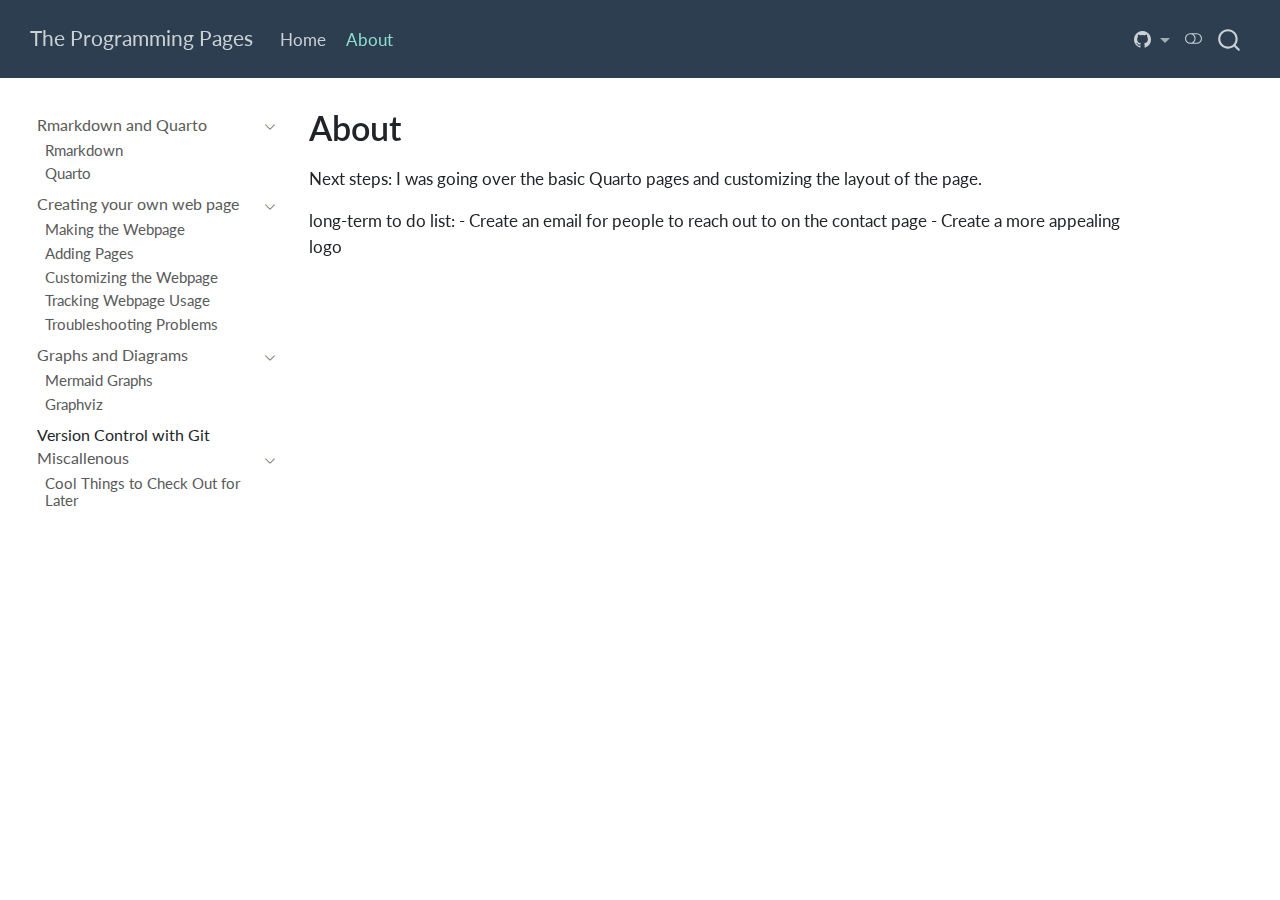
<file: docs/about.html>
<!DOCTYPE html>
<html xmlns="http://www.w3.org/1999/xhtml" lang="en" xml:lang="en"><head>

<meta charset="utf-8">
<meta name="generator" content="quarto-1.6.42">

<meta name="viewport" content="width=device-width, initial-scale=1.0, user-scalable=yes">


<title>About – The Programming Pages</title>
<style>
code{white-space: pre-wrap;}
span.smallcaps{font-variant: small-caps;}
div.columns{display: flex; gap: min(4vw, 1.5em);}
div.column{flex: auto; overflow-x: auto;}
div.hanging-indent{margin-left: 1.5em; text-indent: -1.5em;}
ul.task-list{list-style: none;}
ul.task-list li input[type="checkbox"] {
  width: 0.8em;
  margin: 0 0.8em 0.2em -1em; /* quarto-specific, see https://github.com/quarto-dev/quarto-cli/issues/4556 */ 
  vertical-align: middle;
}
</style>


<script src="site_libs/quarto-nav/quarto-nav.js"></script>
<script src="site_libs/quarto-nav/headroom.min.js"></script>
<script src="site_libs/clipboard/clipboard.min.js"></script>
<script src="site_libs/quarto-search/autocomplete.umd.js"></script>
<script src="site_libs/quarto-search/fuse.min.js"></script>
<script src="site_libs/quarto-search/quarto-search.js"></script>
<meta name="quarto:offset" content="./">
<link href="./pics/logo/Binary_code.png" rel="icon" type="image/png">
<script src="site_libs/quarto-html/quarto.js"></script>
<script src="site_libs/quarto-html/popper.min.js"></script>
<script src="site_libs/quarto-html/tippy.umd.min.js"></script>
<script src="site_libs/quarto-html/anchor.min.js"></script>
<link href="site_libs/quarto-html/tippy.css" rel="stylesheet">
<link href="site_libs/quarto-html/quarto-syntax-highlighting-2f5df379a58b258e96c21c0638c20c03.css" rel="stylesheet" class="quarto-color-scheme" id="quarto-text-highlighting-styles">
<link href="site_libs/quarto-html/quarto-syntax-highlighting-dark-b53751a350365c71b6c909e95f209ed1.css" rel="prefetch" class="quarto-color-scheme quarto-color-alternate" id="quarto-text-highlighting-styles">
<script src="site_libs/bootstrap/bootstrap.min.js"></script>
<link href="site_libs/bootstrap/bootstrap-icons.css" rel="stylesheet">
<link href="site_libs/bootstrap/bootstrap-d6ca072a62b2cca0e3f858b3e39b526d.min.css" rel="stylesheet" append-hash="true" class="quarto-color-scheme" id="quarto-bootstrap" data-mode="light">
<link href="site_libs/bootstrap/bootstrap-dark-b5ff14e04d8ae20a31edfa64545b4920.min.css" rel="prefetch" append-hash="true" class="quarto-color-scheme quarto-color-alternate" id="quarto-bootstrap" data-mode="dark">
<script id="quarto-search-options" type="application/json">{
  "location": "navbar",
  "copy-button": false,
  "collapse-after": 3,
  "panel-placement": "end",
  "type": "overlay",
  "limit": 50,
  "keyboard-shortcut": [
    "f",
    "/",
    "s"
  ],
  "show-item-context": false,
  "language": {
    "search-no-results-text": "No results",
    "search-matching-documents-text": "matching documents",
    "search-copy-link-title": "Copy link to search",
    "search-hide-matches-text": "Hide additional matches",
    "search-more-match-text": "more match in this document",
    "search-more-matches-text": "more matches in this document",
    "search-clear-button-title": "Clear",
    "search-text-placeholder": "",
    "search-detached-cancel-button-title": "Cancel",
    "search-submit-button-title": "Submit",
    "search-label": "Search"
  }
}</script>
<script data-goatcounter="https://lzapffe.goatcounter.com/count" async="" src="//gc.zgo.at/count.js"></script>


<link rel="stylesheet" href="styles.css">
</head>

<body class="nav-sidebar floating nav-fixed">

<div id="quarto-search-results"></div>
  <header id="quarto-header" class="headroom fixed-top">
    <nav class="navbar navbar-expand-lg " data-bs-theme="dark">
      <div class="navbar-container container-fluid">
      <div class="navbar-brand-container mx-auto">
    <a class="navbar-brand" href="./index.html">
    <span class="navbar-title">The Programming Pages</span>
    </a>
  </div>
            <div id="quarto-search" class="" title="Search"></div>
          <button class="navbar-toggler" type="button" data-bs-toggle="collapse" data-bs-target="#navbarCollapse" aria-controls="navbarCollapse" role="menu" aria-expanded="false" aria-label="Toggle navigation" onclick="if (window.quartoToggleHeadroom) { window.quartoToggleHeadroom(); }">
  <span class="navbar-toggler-icon"></span>
</button>
          <div class="collapse navbar-collapse" id="navbarCollapse">
            <ul class="navbar-nav navbar-nav-scroll me-auto">
  <li class="nav-item">
    <a class="nav-link" href="./index.html"> 
<span class="menu-text">Home</span></a>
  </li>  
  <li class="nav-item">
    <a class="nav-link active" href="./about.html" aria-current="page"> 
<span class="menu-text">About</span></a>
  </li>  
</ul>
            <ul class="navbar-nav navbar-nav-scroll ms-auto">
  <li class="nav-item dropdown ">
    <a class="nav-link dropdown-toggle" href="#" id="nav-menu-bi-github" role="link" data-bs-toggle="dropdown" aria-expanded="false">
      <i class="bi bi-github" role="img">
</i> 
 <span class="menu-text"></span>
    </a>
    <ul class="dropdown-menu dropdown-menu-end" aria-labelledby="nav-menu-bi-github">    
        <li>
    <a class="dropdown-item" href="https://github.com/lzapffe/programming-pages">
 <span class="dropdown-text">GitHub repository</span></a>
  </li>  
        <li>
    <a class="dropdown-item" href="https://github.com/lzapffe/programming-pages/issues">
 <span class="dropdown-text">Suggest improvements</span></a>
  </li>  
        <li>
    <a class="dropdown-item" href="./contact.html"><i class="bi bi-chat-text" role="img">
</i> 
 <span class="dropdown-text">Contact me</span></a>
  </li>  
    </ul>
  </li>
</ul>
          </div> <!-- /navcollapse -->
            <div class="quarto-navbar-tools">
  <a href="" class="quarto-color-scheme-toggle quarto-navigation-tool  px-1" onclick="window.quartoToggleColorScheme(); return false;" title="Toggle dark mode"><i class="bi"></i></a>
</div>
      </div> <!-- /container-fluid -->
    </nav>
  <nav class="quarto-secondary-nav">
    <div class="container-fluid d-flex">
      <button type="button" class="quarto-btn-toggle btn" data-bs-toggle="collapse" role="button" data-bs-target=".quarto-sidebar-collapse-item" aria-controls="quarto-sidebar" aria-expanded="false" aria-label="Toggle sidebar navigation" onclick="if (window.quartoToggleHeadroom) { window.quartoToggleHeadroom(); }">
        <i class="bi bi-layout-text-sidebar-reverse"></i>
      </button>
        <nav class="quarto-page-breadcrumbs" aria-label="breadcrumb"><ol class="breadcrumb"><li class="breadcrumb-item">About</li></ol></nav>
        <a class="flex-grow-1" role="navigation" data-bs-toggle="collapse" data-bs-target=".quarto-sidebar-collapse-item" aria-controls="quarto-sidebar" aria-expanded="false" aria-label="Toggle sidebar navigation" onclick="if (window.quartoToggleHeadroom) { window.quartoToggleHeadroom(); }">      
        </a>
    </div>
  </nav>
</header>
<!-- content -->
<div id="quarto-content" class="quarto-container page-columns page-rows-contents page-layout-article page-navbar">
<!-- sidebar -->
  <nav id="quarto-sidebar" class="sidebar collapse collapse-horizontal quarto-sidebar-collapse-item sidebar-navigation floating overflow-auto">
    <div class="sidebar-menu-container"> 
    <ul class="list-unstyled mt-1">
        <li class="sidebar-item sidebar-item-section">
      <div class="sidebar-item-container"> 
            <a class="sidebar-item-text sidebar-link text-start" data-bs-toggle="collapse" data-bs-target="#quarto-sidebar-section-1" role="navigation" aria-expanded="true">
 <span class="menu-text">Rmarkdown and Quarto</span></a>
          <a class="sidebar-item-toggle text-start" data-bs-toggle="collapse" data-bs-target="#quarto-sidebar-section-1" role="navigation" aria-expanded="true" aria-label="Toggle section">
            <i class="bi bi-chevron-right ms-2"></i>
          </a> 
      </div>
      <ul id="quarto-sidebar-section-1" class="collapse list-unstyled sidebar-section depth1 show">  
          <li class="sidebar-item">
  <div class="sidebar-item-container"> 
  <a href="./rmarkdown_basics.html" class="sidebar-item-text sidebar-link">
 <span class="menu-text">Rmarkdown</span></a>
  </div>
</li>
          <li class="sidebar-item">
  <div class="sidebar-item-container"> 
  <a href="./quarto.html" class="sidebar-item-text sidebar-link">
 <span class="menu-text">Quarto</span></a>
  </div>
</li>
      </ul>
  </li>
        <li class="sidebar-item sidebar-item-section">
      <div class="sidebar-item-container"> 
            <a class="sidebar-item-text sidebar-link text-start" data-bs-toggle="collapse" data-bs-target="#quarto-sidebar-section-2" role="navigation" aria-expanded="true">
 <span class="menu-text">Creating your own web page</span></a>
          <a class="sidebar-item-toggle text-start" data-bs-toggle="collapse" data-bs-target="#quarto-sidebar-section-2" role="navigation" aria-expanded="true" aria-label="Toggle section">
            <i class="bi bi-chevron-right ms-2"></i>
          </a> 
      </div>
      <ul id="quarto-sidebar-section-2" class="collapse list-unstyled sidebar-section depth1 show">  
          <li class="sidebar-item">
  <div class="sidebar-item-container"> 
  <a href="./make_web_page.html" class="sidebar-item-text sidebar-link">
 <span class="menu-text">Making the Webpage</span></a>
  </div>
</li>
          <li class="sidebar-item">
  <div class="sidebar-item-container"> 
  <a href="./add_pages.html" class="sidebar-item-text sidebar-link">
 <span class="menu-text">Adding Pages</span></a>
  </div>
</li>
          <li class="sidebar-item">
  <div class="sidebar-item-container"> 
  <a href="./customize_webpage.html" class="sidebar-item-text sidebar-link">
 <span class="menu-text">Customizing the Webpage</span></a>
  </div>
</li>
          <li class="sidebar-item">
  <div class="sidebar-item-container"> 
  <a href="./track_webpage.html" class="sidebar-item-text sidebar-link">
 <span class="menu-text">Tracking Webpage Usage</span></a>
  </div>
</li>
          <li class="sidebar-item">
  <div class="sidebar-item-container"> 
  <a href="./troubleshooting.html" class="sidebar-item-text sidebar-link">
 <span class="menu-text">Troubleshooting Problems</span></a>
  </div>
</li>
      </ul>
  </li>
        <li class="sidebar-item sidebar-item-section">
      <div class="sidebar-item-container"> 
            <a class="sidebar-item-text sidebar-link text-start" data-bs-toggle="collapse" data-bs-target="#quarto-sidebar-section-3" role="navigation" aria-expanded="true">
 <span class="menu-text">Graphs and Diagrams</span></a>
          <a class="sidebar-item-toggle text-start" data-bs-toggle="collapse" data-bs-target="#quarto-sidebar-section-3" role="navigation" aria-expanded="true" aria-label="Toggle section">
            <i class="bi bi-chevron-right ms-2"></i>
          </a> 
      </div>
      <ul id="quarto-sidebar-section-3" class="collapse list-unstyled sidebar-section depth1 show">  
          <li class="sidebar-item">
  <div class="sidebar-item-container"> 
  <a href="./mermaid.html" class="sidebar-item-text sidebar-link">
 <span class="menu-text">Mermaid Graphs</span></a>
  </div>
</li>
          <li class="sidebar-item">
  <div class="sidebar-item-container"> 
  <a href="./graphviz.html" class="sidebar-item-text sidebar-link">
 <span class="menu-text">Graphviz</span></a>
  </div>
</li>
      </ul>
  </li>
        <li class="sidebar-item sidebar-item-section">
      <span class="sidebar-item-text sidebar-link text-start">
 <span class="menu-text">Version Control with Git</span></span>
  </li>
        <li class="sidebar-item sidebar-item-section">
      <div class="sidebar-item-container"> 
            <a class="sidebar-item-text sidebar-link text-start" data-bs-toggle="collapse" data-bs-target="#quarto-sidebar-section-5" role="navigation" aria-expanded="true">
 <span class="menu-text">Miscallenous</span></a>
          <a class="sidebar-item-toggle text-start" data-bs-toggle="collapse" data-bs-target="#quarto-sidebar-section-5" role="navigation" aria-expanded="true" aria-label="Toggle section">
            <i class="bi bi-chevron-right ms-2"></i>
          </a> 
      </div>
      <ul id="quarto-sidebar-section-5" class="collapse list-unstyled sidebar-section depth1 show">  
          <li class="sidebar-item">
  <div class="sidebar-item-container"> 
  <a href="./cool_things.html" class="sidebar-item-text sidebar-link">
 <span class="menu-text">Cool Things to Check Out for Later</span></a>
  </div>
</li>
      </ul>
  </li>
    </ul>
    </div>
</nav>
<div id="quarto-sidebar-glass" class="quarto-sidebar-collapse-item" data-bs-toggle="collapse" data-bs-target=".quarto-sidebar-collapse-item"></div>
<!-- margin-sidebar -->
    <div id="quarto-margin-sidebar" class="sidebar margin-sidebar zindex-bottom">
        
    </div>
<!-- main -->
<main class="content" id="quarto-document-content">

<header id="title-block-header" class="quarto-title-block default">
<div class="quarto-title">
<h1 class="title">About</h1>
</div>



<div class="quarto-title-meta">

    
  
    
  </div>
  


</header>


<p>Next steps: I was going over the basic Quarto pages and customizing the layout of the page.</p>
<p>long-term to do list: - Create an email for people to reach out to on the contact page - Create a more appealing logo</p>



</main> <!-- /main -->
<script id="quarto-html-after-body" type="application/javascript">
window.document.addEventListener("DOMContentLoaded", function (event) {
  const toggleBodyColorMode = (bsSheetEl) => {
    const mode = bsSheetEl.getAttribute("data-mode");
    const bodyEl = window.document.querySelector("body");
    if (mode === "dark") {
      bodyEl.classList.add("quarto-dark");
      bodyEl.classList.remove("quarto-light");
    } else {
      bodyEl.classList.add("quarto-light");
      bodyEl.classList.remove("quarto-dark");
    }
  }
  const toggleBodyColorPrimary = () => {
    const bsSheetEl = window.document.querySelector("link#quarto-bootstrap");
    if (bsSheetEl) {
      toggleBodyColorMode(bsSheetEl);
    }
  }
  toggleBodyColorPrimary();  
  const disableStylesheet = (stylesheets) => {
    for (let i=0; i < stylesheets.length; i++) {
      const stylesheet = stylesheets[i];
      stylesheet.rel = 'prefetch';
    }
  }
  const enableStylesheet = (stylesheets) => {
    for (let i=0; i < stylesheets.length; i++) {
      const stylesheet = stylesheets[i];
      stylesheet.rel = 'stylesheet';
    }
  }
  const manageTransitions = (selector, allowTransitions) => {
    const els = window.document.querySelectorAll(selector);
    for (let i=0; i < els.length; i++) {
      const el = els[i];
      if (allowTransitions) {
        el.classList.remove('notransition');
      } else {
        el.classList.add('notransition');
      }
    }
  }
  const toggleGiscusIfUsed = (isAlternate, darkModeDefault) => {
    const baseTheme = document.querySelector('#giscus-base-theme')?.value ?? 'light';
    const alternateTheme = document.querySelector('#giscus-alt-theme')?.value ?? 'dark';
    let newTheme = '';
    if(darkModeDefault) {
      newTheme = isAlternate ? baseTheme : alternateTheme;
    } else {
      newTheme = isAlternate ? alternateTheme : baseTheme;
    }
    const changeGiscusTheme = () => {
      // From: https://github.com/giscus/giscus/issues/336
      const sendMessage = (message) => {
        const iframe = document.querySelector('iframe.giscus-frame');
        if (!iframe) return;
        iframe.contentWindow.postMessage({ giscus: message }, 'https://giscus.app');
      }
      sendMessage({
        setConfig: {
          theme: newTheme
        }
      });
    }
    const isGiscussLoaded = window.document.querySelector('iframe.giscus-frame') !== null;
    if (isGiscussLoaded) {
      changeGiscusTheme();
    }
  }
  const toggleColorMode = (alternate) => {
    // Switch the stylesheets
    const alternateStylesheets = window.document.querySelectorAll('link.quarto-color-scheme.quarto-color-alternate');
    manageTransitions('#quarto-margin-sidebar .nav-link', false);
    if (alternate) {
      enableStylesheet(alternateStylesheets);
      for (const sheetNode of alternateStylesheets) {
        if (sheetNode.id === "quarto-bootstrap") {
          toggleBodyColorMode(sheetNode);
        }
      }
    } else {
      disableStylesheet(alternateStylesheets);
      toggleBodyColorPrimary();
    }
    manageTransitions('#quarto-margin-sidebar .nav-link', true);
    // Switch the toggles
    const toggles = window.document.querySelectorAll('.quarto-color-scheme-toggle');
    for (let i=0; i < toggles.length; i++) {
      const toggle = toggles[i];
      if (toggle) {
        if (alternate) {
          toggle.classList.add("alternate");     
        } else {
          toggle.classList.remove("alternate");
        }
      }
    }
    // Hack to workaround the fact that safari doesn't
    // properly recolor the scrollbar when toggling (#1455)
    if (navigator.userAgent.indexOf('Safari') > 0 && navigator.userAgent.indexOf('Chrome') == -1) {
      manageTransitions("body", false);
      window.scrollTo(0, 1);
      setTimeout(() => {
        window.scrollTo(0, 0);
        manageTransitions("body", true);
      }, 40);  
    }
  }
  const isFileUrl = () => { 
    return window.location.protocol === 'file:';
  }
  const hasAlternateSentinel = () => {  
    let styleSentinel = getColorSchemeSentinel();
    if (styleSentinel !== null) {
      return styleSentinel === "alternate";
    } else {
      return false;
    }
  }
  const setStyleSentinel = (alternate) => {
    const value = alternate ? "alternate" : "default";
    if (!isFileUrl()) {
      window.localStorage.setItem("quarto-color-scheme", value);
    } else {
      localAlternateSentinel = value;
    }
  }
  const getColorSchemeSentinel = () => {
    if (!isFileUrl()) {
      const storageValue = window.localStorage.getItem("quarto-color-scheme");
      return storageValue != null ? storageValue : localAlternateSentinel;
    } else {
      return localAlternateSentinel;
    }
  }
  const darkModeDefault = false;
  let localAlternateSentinel = darkModeDefault ? 'alternate' : 'default';
  // Dark / light mode switch
  window.quartoToggleColorScheme = () => {
    // Read the current dark / light value 
    let toAlternate = !hasAlternateSentinel();
    toggleColorMode(toAlternate);
    setStyleSentinel(toAlternate);
    toggleGiscusIfUsed(toAlternate, darkModeDefault);
  };
  // Ensure there is a toggle, if there isn't float one in the top right
  if (window.document.querySelector('.quarto-color-scheme-toggle') === null) {
    const a = window.document.createElement('a');
    a.classList.add('top-right');
    a.classList.add('quarto-color-scheme-toggle');
    a.href = "";
    a.onclick = function() { try { window.quartoToggleColorScheme(); } catch {} return false; };
    const i = window.document.createElement("i");
    i.classList.add('bi');
    a.appendChild(i);
    window.document.body.appendChild(a);
  }
  // Switch to dark mode if need be
  if (hasAlternateSentinel()) {
    toggleColorMode(true);
  } else {
    toggleColorMode(false);
  }
  const icon = "";
  const anchorJS = new window.AnchorJS();
  anchorJS.options = {
    placement: 'right',
    icon: icon
  };
  anchorJS.add('.anchored');
  const isCodeAnnotation = (el) => {
    for (const clz of el.classList) {
      if (clz.startsWith('code-annotation-')) {                     
        return true;
      }
    }
    return false;
  }
  const onCopySuccess = function(e) {
    // button target
    const button = e.trigger;
    // don't keep focus
    button.blur();
    // flash "checked"
    button.classList.add('code-copy-button-checked');
    var currentTitle = button.getAttribute("title");
    button.setAttribute("title", "Copied!");
    let tooltip;
    if (window.bootstrap) {
      button.setAttribute("data-bs-toggle", "tooltip");
      button.setAttribute("data-bs-placement", "left");
      button.setAttribute("data-bs-title", "Copied!");
      tooltip = new bootstrap.Tooltip(button, 
        { trigger: "manual", 
          customClass: "code-copy-button-tooltip",
          offset: [0, -8]});
      tooltip.show();    
    }
    setTimeout(function() {
      if (tooltip) {
        tooltip.hide();
        button.removeAttribute("data-bs-title");
        button.removeAttribute("data-bs-toggle");
        button.removeAttribute("data-bs-placement");
      }
      button.setAttribute("title", currentTitle);
      button.classList.remove('code-copy-button-checked');
    }, 1000);
    // clear code selection
    e.clearSelection();
  }
  const getTextToCopy = function(trigger) {
      const codeEl = trigger.previousElementSibling.cloneNode(true);
      for (const childEl of codeEl.children) {
        if (isCodeAnnotation(childEl)) {
          childEl.remove();
        }
      }
      return codeEl.innerText;
  }
  const clipboard = new window.ClipboardJS('.code-copy-button:not([data-in-quarto-modal])', {
    text: getTextToCopy
  });
  clipboard.on('success', onCopySuccess);
  if (window.document.getElementById('quarto-embedded-source-code-modal')) {
    const clipboardModal = new window.ClipboardJS('.code-copy-button[data-in-quarto-modal]', {
      text: getTextToCopy,
      container: window.document.getElementById('quarto-embedded-source-code-modal')
    });
    clipboardModal.on('success', onCopySuccess);
  }
    var localhostRegex = new RegExp(/^(?:http|https):\/\/localhost\:?[0-9]*\//);
    var mailtoRegex = new RegExp(/^mailto:/);
      var filterRegex = new RegExp('/' + window.location.host + '/');
    var isInternal = (href) => {
        return filterRegex.test(href) || localhostRegex.test(href) || mailtoRegex.test(href);
    }
    // Inspect non-navigation links and adorn them if external
 	var links = window.document.querySelectorAll('a[href]:not(.nav-link):not(.navbar-brand):not(.toc-action):not(.sidebar-link):not(.sidebar-item-toggle):not(.pagination-link):not(.no-external):not([aria-hidden]):not(.dropdown-item):not(.quarto-navigation-tool):not(.about-link)');
    for (var i=0; i<links.length; i++) {
      const link = links[i];
      if (!isInternal(link.href)) {
        // undo the damage that might have been done by quarto-nav.js in the case of
        // links that we want to consider external
        if (link.dataset.originalHref !== undefined) {
          link.href = link.dataset.originalHref;
        }
      }
    }
  function tippyHover(el, contentFn, onTriggerFn, onUntriggerFn) {
    const config = {
      allowHTML: true,
      maxWidth: 500,
      delay: 100,
      arrow: false,
      appendTo: function(el) {
          return el.parentElement;
      },
      interactive: true,
      interactiveBorder: 10,
      theme: 'quarto',
      placement: 'bottom-start',
    };
    if (contentFn) {
      config.content = contentFn;
    }
    if (onTriggerFn) {
      config.onTrigger = onTriggerFn;
    }
    if (onUntriggerFn) {
      config.onUntrigger = onUntriggerFn;
    }
    window.tippy(el, config); 
  }
  const noterefs = window.document.querySelectorAll('a[role="doc-noteref"]');
  for (var i=0; i<noterefs.length; i++) {
    const ref = noterefs[i];
    tippyHover(ref, function() {
      // use id or data attribute instead here
      let href = ref.getAttribute('data-footnote-href') || ref.getAttribute('href');
      try { href = new URL(href).hash; } catch {}
      const id = href.replace(/^#\/?/, "");
      const note = window.document.getElementById(id);
      if (note) {
        return note.innerHTML;
      } else {
        return "";
      }
    });
  }
  const xrefs = window.document.querySelectorAll('a.quarto-xref');
  const processXRef = (id, note) => {
    // Strip column container classes
    const stripColumnClz = (el) => {
      el.classList.remove("page-full", "page-columns");
      if (el.children) {
        for (const child of el.children) {
          stripColumnClz(child);
        }
      }
    }
    stripColumnClz(note)
    if (id === null || id.startsWith('sec-')) {
      // Special case sections, only their first couple elements
      const container = document.createElement("div");
      if (note.children && note.children.length > 2) {
        container.appendChild(note.children[0].cloneNode(true));
        for (let i = 1; i < note.children.length; i++) {
          const child = note.children[i];
          if (child.tagName === "P" && child.innerText === "") {
            continue;
          } else {
            container.appendChild(child.cloneNode(true));
            break;
          }
        }
        if (window.Quarto?.typesetMath) {
          window.Quarto.typesetMath(container);
        }
        return container.innerHTML
      } else {
        if (window.Quarto?.typesetMath) {
          window.Quarto.typesetMath(note);
        }
        return note.innerHTML;
      }
    } else {
      // Remove any anchor links if they are present
      const anchorLink = note.querySelector('a.anchorjs-link');
      if (anchorLink) {
        anchorLink.remove();
      }
      if (window.Quarto?.typesetMath) {
        window.Quarto.typesetMath(note);
      }
      if (note.classList.contains("callout")) {
        return note.outerHTML;
      } else {
        return note.innerHTML;
      }
    }
  }
  for (var i=0; i<xrefs.length; i++) {
    const xref = xrefs[i];
    tippyHover(xref, undefined, function(instance) {
      instance.disable();
      let url = xref.getAttribute('href');
      let hash = undefined; 
      if (url.startsWith('#')) {
        hash = url;
      } else {
        try { hash = new URL(url).hash; } catch {}
      }
      if (hash) {
        const id = hash.replace(/^#\/?/, "");
        const note = window.document.getElementById(id);
        if (note !== null) {
          try {
            const html = processXRef(id, note.cloneNode(true));
            instance.setContent(html);
          } finally {
            instance.enable();
            instance.show();
          }
        } else {
          // See if we can fetch this
          fetch(url.split('#')[0])
          .then(res => res.text())
          .then(html => {
            const parser = new DOMParser();
            const htmlDoc = parser.parseFromString(html, "text/html");
            const note = htmlDoc.getElementById(id);
            if (note !== null) {
              const html = processXRef(id, note);
              instance.setContent(html);
            } 
          }).finally(() => {
            instance.enable();
            instance.show();
          });
        }
      } else {
        // See if we can fetch a full url (with no hash to target)
        // This is a special case and we should probably do some content thinning / targeting
        fetch(url)
        .then(res => res.text())
        .then(html => {
          const parser = new DOMParser();
          const htmlDoc = parser.parseFromString(html, "text/html");
          const note = htmlDoc.querySelector('main.content');
          if (note !== null) {
            // This should only happen for chapter cross references
            // (since there is no id in the URL)
            // remove the first header
            if (note.children.length > 0 && note.children[0].tagName === "HEADER") {
              note.children[0].remove();
            }
            const html = processXRef(null, note);
            instance.setContent(html);
          } 
        }).finally(() => {
          instance.enable();
          instance.show();
        });
      }
    }, function(instance) {
    });
  }
      let selectedAnnoteEl;
      const selectorForAnnotation = ( cell, annotation) => {
        let cellAttr = 'data-code-cell="' + cell + '"';
        let lineAttr = 'data-code-annotation="' +  annotation + '"';
        const selector = 'span[' + cellAttr + '][' + lineAttr + ']';
        return selector;
      }
      const selectCodeLines = (annoteEl) => {
        const doc = window.document;
        const targetCell = annoteEl.getAttribute("data-target-cell");
        const targetAnnotation = annoteEl.getAttribute("data-target-annotation");
        const annoteSpan = window.document.querySelector(selectorForAnnotation(targetCell, targetAnnotation));
        const lines = annoteSpan.getAttribute("data-code-lines").split(",");
        const lineIds = lines.map((line) => {
          return targetCell + "-" + line;
        })
        let top = null;
        let height = null;
        let parent = null;
        if (lineIds.length > 0) {
            //compute the position of the single el (top and bottom and make a div)
            const el = window.document.getElementById(lineIds[0]);
            top = el.offsetTop;
            height = el.offsetHeight;
            parent = el.parentElement.parentElement;
          if (lineIds.length > 1) {
            const lastEl = window.document.getElementById(lineIds[lineIds.length - 1]);
            const bottom = lastEl.offsetTop + lastEl.offsetHeight;
            height = bottom - top;
          }
          if (top !== null && height !== null && parent !== null) {
            // cook up a div (if necessary) and position it 
            let div = window.document.getElementById("code-annotation-line-highlight");
            if (div === null) {
              div = window.document.createElement("div");
              div.setAttribute("id", "code-annotation-line-highlight");
              div.style.position = 'absolute';
              parent.appendChild(div);
            }
            div.style.top = top - 2 + "px";
            div.style.height = height + 4 + "px";
            div.style.left = 0;
            let gutterDiv = window.document.getElementById("code-annotation-line-highlight-gutter");
            if (gutterDiv === null) {
              gutterDiv = window.document.createElement("div");
              gutterDiv.setAttribute("id", "code-annotation-line-highlight-gutter");
              gutterDiv.style.position = 'absolute';
              const codeCell = window.document.getElementById(targetCell);
              const gutter = codeCell.querySelector('.code-annotation-gutter');
              gutter.appendChild(gutterDiv);
            }
            gutterDiv.style.top = top - 2 + "px";
            gutterDiv.style.height = height + 4 + "px";
          }
          selectedAnnoteEl = annoteEl;
        }
      };
      const unselectCodeLines = () => {
        const elementsIds = ["code-annotation-line-highlight", "code-annotation-line-highlight-gutter"];
        elementsIds.forEach((elId) => {
          const div = window.document.getElementById(elId);
          if (div) {
            div.remove();
          }
        });
        selectedAnnoteEl = undefined;
      };
        // Handle positioning of the toggle
    window.addEventListener(
      "resize",
      throttle(() => {
        elRect = undefined;
        if (selectedAnnoteEl) {
          selectCodeLines(selectedAnnoteEl);
        }
      }, 10)
    );
    function throttle(fn, ms) {
    let throttle = false;
    let timer;
      return (...args) => {
        if(!throttle) { // first call gets through
            fn.apply(this, args);
            throttle = true;
        } else { // all the others get throttled
            if(timer) clearTimeout(timer); // cancel #2
            timer = setTimeout(() => {
              fn.apply(this, args);
              timer = throttle = false;
            }, ms);
        }
      };
    }
      // Attach click handler to the DT
      const annoteDls = window.document.querySelectorAll('dt[data-target-cell]');
      for (const annoteDlNode of annoteDls) {
        annoteDlNode.addEventListener('click', (event) => {
          const clickedEl = event.target;
          if (clickedEl !== selectedAnnoteEl) {
            unselectCodeLines();
            const activeEl = window.document.querySelector('dt[data-target-cell].code-annotation-active');
            if (activeEl) {
              activeEl.classList.remove('code-annotation-active');
            }
            selectCodeLines(clickedEl);
            clickedEl.classList.add('code-annotation-active');
          } else {
            // Unselect the line
            unselectCodeLines();
            clickedEl.classList.remove('code-annotation-active');
          }
        });
      }
  const findCites = (el) => {
    const parentEl = el.parentElement;
    if (parentEl) {
      const cites = parentEl.dataset.cites;
      if (cites) {
        return {
          el,
          cites: cites.split(' ')
        };
      } else {
        return findCites(el.parentElement)
      }
    } else {
      return undefined;
    }
  };
  var bibliorefs = window.document.querySelectorAll('a[role="doc-biblioref"]');
  for (var i=0; i<bibliorefs.length; i++) {
    const ref = bibliorefs[i];
    const citeInfo = findCites(ref);
    if (citeInfo) {
      tippyHover(citeInfo.el, function() {
        var popup = window.document.createElement('div');
        citeInfo.cites.forEach(function(cite) {
          var citeDiv = window.document.createElement('div');
          citeDiv.classList.add('hanging-indent');
          citeDiv.classList.add('csl-entry');
          var biblioDiv = window.document.getElementById('ref-' + cite);
          if (biblioDiv) {
            citeDiv.innerHTML = biblioDiv.innerHTML;
          }
          popup.appendChild(citeDiv);
        });
        return popup.innerHTML;
      });
    }
  }
});
</script>
</div> <!-- /content -->




</body></html>
</file>
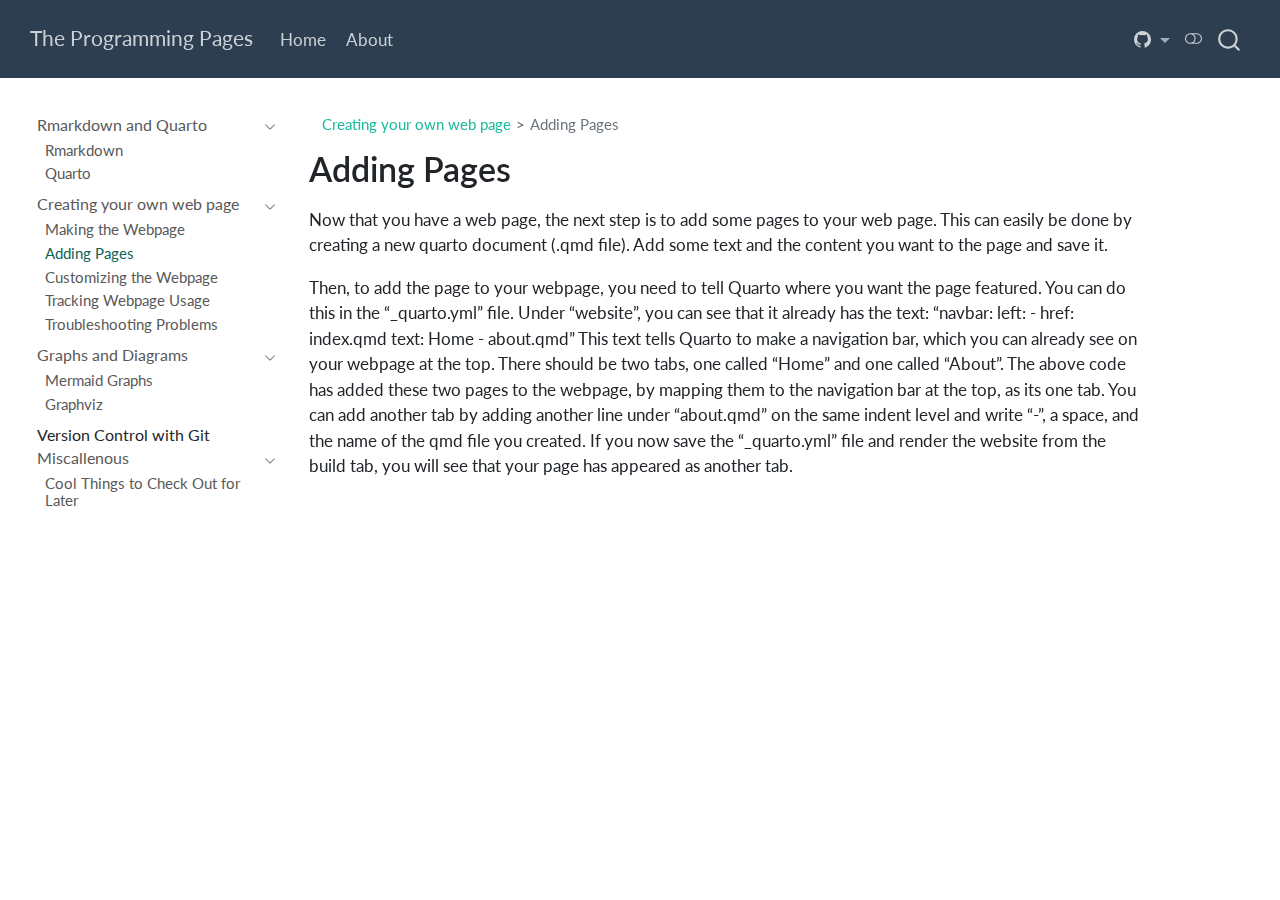
<file: docs/add_pages.html>
<!DOCTYPE html>
<html xmlns="http://www.w3.org/1999/xhtml" lang="en" xml:lang="en"><head>

<meta charset="utf-8">
<meta name="generator" content="quarto-1.6.42">

<meta name="viewport" content="width=device-width, initial-scale=1.0, user-scalable=yes">


<title>Adding Pages – The Programming Pages</title>
<style>
code{white-space: pre-wrap;}
span.smallcaps{font-variant: small-caps;}
div.columns{display: flex; gap: min(4vw, 1.5em);}
div.column{flex: auto; overflow-x: auto;}
div.hanging-indent{margin-left: 1.5em; text-indent: -1.5em;}
ul.task-list{list-style: none;}
ul.task-list li input[type="checkbox"] {
  width: 0.8em;
  margin: 0 0.8em 0.2em -1em; /* quarto-specific, see https://github.com/quarto-dev/quarto-cli/issues/4556 */ 
  vertical-align: middle;
}
</style>


<script src="site_libs/quarto-nav/quarto-nav.js"></script>
<script src="site_libs/quarto-nav/headroom.min.js"></script>
<script src="site_libs/clipboard/clipboard.min.js"></script>
<script src="site_libs/quarto-search/autocomplete.umd.js"></script>
<script src="site_libs/quarto-search/fuse.min.js"></script>
<script src="site_libs/quarto-search/quarto-search.js"></script>
<meta name="quarto:offset" content="./">
<link href="./pics/logo/Binary_code.png" rel="icon" type="image/png">
<script src="site_libs/quarto-html/quarto.js"></script>
<script src="site_libs/quarto-html/popper.min.js"></script>
<script src="site_libs/quarto-html/tippy.umd.min.js"></script>
<script src="site_libs/quarto-html/anchor.min.js"></script>
<link href="site_libs/quarto-html/tippy.css" rel="stylesheet">
<link href="site_libs/quarto-html/quarto-syntax-highlighting-2f5df379a58b258e96c21c0638c20c03.css" rel="stylesheet" class="quarto-color-scheme" id="quarto-text-highlighting-styles">
<link href="site_libs/quarto-html/quarto-syntax-highlighting-dark-b53751a350365c71b6c909e95f209ed1.css" rel="prefetch" class="quarto-color-scheme quarto-color-alternate" id="quarto-text-highlighting-styles">
<script src="site_libs/bootstrap/bootstrap.min.js"></script>
<link href="site_libs/bootstrap/bootstrap-icons.css" rel="stylesheet">
<link href="site_libs/bootstrap/bootstrap-d6ca072a62b2cca0e3f858b3e39b526d.min.css" rel="stylesheet" append-hash="true" class="quarto-color-scheme" id="quarto-bootstrap" data-mode="light">
<link href="site_libs/bootstrap/bootstrap-dark-b5ff14e04d8ae20a31edfa64545b4920.min.css" rel="prefetch" append-hash="true" class="quarto-color-scheme quarto-color-alternate" id="quarto-bootstrap" data-mode="dark">
<script id="quarto-search-options" type="application/json">{
  "location": "navbar",
  "copy-button": false,
  "collapse-after": 3,
  "panel-placement": "end",
  "type": "overlay",
  "limit": 50,
  "keyboard-shortcut": [
    "f",
    "/",
    "s"
  ],
  "show-item-context": false,
  "language": {
    "search-no-results-text": "No results",
    "search-matching-documents-text": "matching documents",
    "search-copy-link-title": "Copy link to search",
    "search-hide-matches-text": "Hide additional matches",
    "search-more-match-text": "more match in this document",
    "search-more-matches-text": "more matches in this document",
    "search-clear-button-title": "Clear",
    "search-text-placeholder": "",
    "search-detached-cancel-button-title": "Cancel",
    "search-submit-button-title": "Submit",
    "search-label": "Search"
  }
}</script>
<script data-goatcounter="https://lzapffe.goatcounter.com/count" async="" src="//gc.zgo.at/count.js"></script>


<link rel="stylesheet" href="styles.css">
</head>

<body class="nav-sidebar floating nav-fixed">

<div id="quarto-search-results"></div>
  <header id="quarto-header" class="headroom fixed-top">
    <nav class="navbar navbar-expand-lg " data-bs-theme="dark">
      <div class="navbar-container container-fluid">
      <div class="navbar-brand-container mx-auto">
    <a class="navbar-brand" href="./index.html">
    <span class="navbar-title">The Programming Pages</span>
    </a>
  </div>
            <div id="quarto-search" class="" title="Search"></div>
          <button class="navbar-toggler" type="button" data-bs-toggle="collapse" data-bs-target="#navbarCollapse" aria-controls="navbarCollapse" role="menu" aria-expanded="false" aria-label="Toggle navigation" onclick="if (window.quartoToggleHeadroom) { window.quartoToggleHeadroom(); }">
  <span class="navbar-toggler-icon"></span>
</button>
          <div class="collapse navbar-collapse" id="navbarCollapse">
            <ul class="navbar-nav navbar-nav-scroll me-auto">
  <li class="nav-item">
    <a class="nav-link" href="./index.html"> 
<span class="menu-text">Home</span></a>
  </li>  
  <li class="nav-item">
    <a class="nav-link" href="./about.html"> 
<span class="menu-text">About</span></a>
  </li>  
</ul>
            <ul class="navbar-nav navbar-nav-scroll ms-auto">
  <li class="nav-item dropdown ">
    <a class="nav-link dropdown-toggle" href="#" id="nav-menu-bi-github" role="link" data-bs-toggle="dropdown" aria-expanded="false">
      <i class="bi bi-github" role="img">
</i> 
 <span class="menu-text"></span>
    </a>
    <ul class="dropdown-menu dropdown-menu-end" aria-labelledby="nav-menu-bi-github">    
        <li>
    <a class="dropdown-item" href="https://github.com/lzapffe/programming-pages">
 <span class="dropdown-text">GitHub repository</span></a>
  </li>  
        <li>
    <a class="dropdown-item" href="https://github.com/lzapffe/programming-pages/issues">
 <span class="dropdown-text">Suggest improvements</span></a>
  </li>  
        <li>
    <a class="dropdown-item" href="./contact.html"><i class="bi bi-chat-text" role="img">
</i> 
 <span class="dropdown-text">Contact me</span></a>
  </li>  
    </ul>
  </li>
</ul>
          </div> <!-- /navcollapse -->
            <div class="quarto-navbar-tools">
  <a href="" class="quarto-color-scheme-toggle quarto-navigation-tool  px-1" onclick="window.quartoToggleColorScheme(); return false;" title="Toggle dark mode"><i class="bi"></i></a>
</div>
      </div> <!-- /container-fluid -->
    </nav>
  <nav class="quarto-secondary-nav">
    <div class="container-fluid d-flex">
      <button type="button" class="quarto-btn-toggle btn" data-bs-toggle="collapse" role="button" data-bs-target=".quarto-sidebar-collapse-item" aria-controls="quarto-sidebar" aria-expanded="false" aria-label="Toggle sidebar navigation" onclick="if (window.quartoToggleHeadroom) { window.quartoToggleHeadroom(); }">
        <i class="bi bi-layout-text-sidebar-reverse"></i>
      </button>
        <nav class="quarto-page-breadcrumbs" aria-label="breadcrumb"><ol class="breadcrumb"><li class="breadcrumb-item"><a href="./make_web_page.html">Creating your own web page</a></li><li class="breadcrumb-item"><a href="./add_pages.html">Adding Pages</a></li></ol></nav>
        <a class="flex-grow-1" role="navigation" data-bs-toggle="collapse" data-bs-target=".quarto-sidebar-collapse-item" aria-controls="quarto-sidebar" aria-expanded="false" aria-label="Toggle sidebar navigation" onclick="if (window.quartoToggleHeadroom) { window.quartoToggleHeadroom(); }">      
        </a>
    </div>
  </nav>
</header>
<!-- content -->
<div id="quarto-content" class="quarto-container page-columns page-rows-contents page-layout-article page-navbar">
<!-- sidebar -->
  <nav id="quarto-sidebar" class="sidebar collapse collapse-horizontal quarto-sidebar-collapse-item sidebar-navigation floating overflow-auto">
    <div class="sidebar-menu-container"> 
    <ul class="list-unstyled mt-1">
        <li class="sidebar-item sidebar-item-section">
      <div class="sidebar-item-container"> 
            <a class="sidebar-item-text sidebar-link text-start" data-bs-toggle="collapse" data-bs-target="#quarto-sidebar-section-1" role="navigation" aria-expanded="true">
 <span class="menu-text">Rmarkdown and Quarto</span></a>
          <a class="sidebar-item-toggle text-start" data-bs-toggle="collapse" data-bs-target="#quarto-sidebar-section-1" role="navigation" aria-expanded="true" aria-label="Toggle section">
            <i class="bi bi-chevron-right ms-2"></i>
          </a> 
      </div>
      <ul id="quarto-sidebar-section-1" class="collapse list-unstyled sidebar-section depth1 show">  
          <li class="sidebar-item">
  <div class="sidebar-item-container"> 
  <a href="./rmarkdown_basics.html" class="sidebar-item-text sidebar-link">
 <span class="menu-text">Rmarkdown</span></a>
  </div>
</li>
          <li class="sidebar-item">
  <div class="sidebar-item-container"> 
  <a href="./quarto.html" class="sidebar-item-text sidebar-link">
 <span class="menu-text">Quarto</span></a>
  </div>
</li>
      </ul>
  </li>
        <li class="sidebar-item sidebar-item-section">
      <div class="sidebar-item-container"> 
            <a class="sidebar-item-text sidebar-link text-start" data-bs-toggle="collapse" data-bs-target="#quarto-sidebar-section-2" role="navigation" aria-expanded="true">
 <span class="menu-text">Creating your own web page</span></a>
          <a class="sidebar-item-toggle text-start" data-bs-toggle="collapse" data-bs-target="#quarto-sidebar-section-2" role="navigation" aria-expanded="true" aria-label="Toggle section">
            <i class="bi bi-chevron-right ms-2"></i>
          </a> 
      </div>
      <ul id="quarto-sidebar-section-2" class="collapse list-unstyled sidebar-section depth1 show">  
          <li class="sidebar-item">
  <div class="sidebar-item-container"> 
  <a href="./make_web_page.html" class="sidebar-item-text sidebar-link">
 <span class="menu-text">Making the Webpage</span></a>
  </div>
</li>
          <li class="sidebar-item">
  <div class="sidebar-item-container"> 
  <a href="./add_pages.html" class="sidebar-item-text sidebar-link active">
 <span class="menu-text">Adding Pages</span></a>
  </div>
</li>
          <li class="sidebar-item">
  <div class="sidebar-item-container"> 
  <a href="./customize_webpage.html" class="sidebar-item-text sidebar-link">
 <span class="menu-text">Customizing the Webpage</span></a>
  </div>
</li>
          <li class="sidebar-item">
  <div class="sidebar-item-container"> 
  <a href="./track_webpage.html" class="sidebar-item-text sidebar-link">
 <span class="menu-text">Tracking Webpage Usage</span></a>
  </div>
</li>
          <li class="sidebar-item">
  <div class="sidebar-item-container"> 
  <a href="./troubleshooting.html" class="sidebar-item-text sidebar-link">
 <span class="menu-text">Troubleshooting Problems</span></a>
  </div>
</li>
      </ul>
  </li>
        <li class="sidebar-item sidebar-item-section">
      <div class="sidebar-item-container"> 
            <a class="sidebar-item-text sidebar-link text-start" data-bs-toggle="collapse" data-bs-target="#quarto-sidebar-section-3" role="navigation" aria-expanded="true">
 <span class="menu-text">Graphs and Diagrams</span></a>
          <a class="sidebar-item-toggle text-start" data-bs-toggle="collapse" data-bs-target="#quarto-sidebar-section-3" role="navigation" aria-expanded="true" aria-label="Toggle section">
            <i class="bi bi-chevron-right ms-2"></i>
          </a> 
      </div>
      <ul id="quarto-sidebar-section-3" class="collapse list-unstyled sidebar-section depth1 show">  
          <li class="sidebar-item">
  <div class="sidebar-item-container"> 
  <a href="./mermaid.html" class="sidebar-item-text sidebar-link">
 <span class="menu-text">Mermaid Graphs</span></a>
  </div>
</li>
          <li class="sidebar-item">
  <div class="sidebar-item-container"> 
  <a href="./graphviz.html" class="sidebar-item-text sidebar-link">
 <span class="menu-text">Graphviz</span></a>
  </div>
</li>
      </ul>
  </li>
        <li class="sidebar-item sidebar-item-section">
      <span class="sidebar-item-text sidebar-link text-start">
 <span class="menu-text">Version Control with Git</span></span>
  </li>
        <li class="sidebar-item sidebar-item-section">
      <div class="sidebar-item-container"> 
            <a class="sidebar-item-text sidebar-link text-start" data-bs-toggle="collapse" data-bs-target="#quarto-sidebar-section-5" role="navigation" aria-expanded="true">
 <span class="menu-text">Miscallenous</span></a>
          <a class="sidebar-item-toggle text-start" data-bs-toggle="collapse" data-bs-target="#quarto-sidebar-section-5" role="navigation" aria-expanded="true" aria-label="Toggle section">
            <i class="bi bi-chevron-right ms-2"></i>
          </a> 
      </div>
      <ul id="quarto-sidebar-section-5" class="collapse list-unstyled sidebar-section depth1 show">  
          <li class="sidebar-item">
  <div class="sidebar-item-container"> 
  <a href="./cool_things.html" class="sidebar-item-text sidebar-link">
 <span class="menu-text">Cool Things to Check Out for Later</span></a>
  </div>
</li>
      </ul>
  </li>
    </ul>
    </div>
</nav>
<div id="quarto-sidebar-glass" class="quarto-sidebar-collapse-item" data-bs-toggle="collapse" data-bs-target=".quarto-sidebar-collapse-item"></div>
<!-- margin-sidebar -->
    <div id="quarto-margin-sidebar" class="sidebar margin-sidebar zindex-bottom">
        
    </div>
<!-- main -->
<main class="content" id="quarto-document-content">

<header id="title-block-header" class="quarto-title-block default"><nav class="quarto-page-breadcrumbs quarto-title-breadcrumbs d-none d-lg-block" aria-label="breadcrumb"><ol class="breadcrumb"><li class="breadcrumb-item"><a href="./make_web_page.html">Creating your own web page</a></li><li class="breadcrumb-item"><a href="./add_pages.html">Adding Pages</a></li></ol></nav>
<div class="quarto-title">
<h1 class="title">Adding Pages</h1>
</div>



<div class="quarto-title-meta">

    
  
    
  </div>
  


</header>


<p>Now that you have a web page, the next step is to add some pages to your web page. This can easily be done by creating a new quarto document (.qmd file). Add some text and the content you want to the page and save it.</p>
<p>Then, to add the page to your webpage, you need to tell Quarto where you want the page featured. You can do this in the “_quarto.yml” file. Under “website”, you can see that it already has the text: “navbar: left: - href: index.qmd text: Home - about.qmd” This text tells Quarto to make a navigation bar, which you can already see on your webpage at the top. There should be two tabs, one called “Home” and one called “About”. The above code has added these two pages to the webpage, by mapping them to the navigation bar at the top, as its one tab. You can add another tab by adding another line under “about.qmd” on the same indent level and write “-”, a space, and the name of the qmd file you created. If you now save the “_quarto.yml” file and render the website from the build tab, you will see that your page has appeared as another tab.</p>



</main> <!-- /main -->
<script id="quarto-html-after-body" type="application/javascript">
window.document.addEventListener("DOMContentLoaded", function (event) {
  const toggleBodyColorMode = (bsSheetEl) => {
    const mode = bsSheetEl.getAttribute("data-mode");
    const bodyEl = window.document.querySelector("body");
    if (mode === "dark") {
      bodyEl.classList.add("quarto-dark");
      bodyEl.classList.remove("quarto-light");
    } else {
      bodyEl.classList.add("quarto-light");
      bodyEl.classList.remove("quarto-dark");
    }
  }
  const toggleBodyColorPrimary = () => {
    const bsSheetEl = window.document.querySelector("link#quarto-bootstrap");
    if (bsSheetEl) {
      toggleBodyColorMode(bsSheetEl);
    }
  }
  toggleBodyColorPrimary();  
  const disableStylesheet = (stylesheets) => {
    for (let i=0; i < stylesheets.length; i++) {
      const stylesheet = stylesheets[i];
      stylesheet.rel = 'prefetch';
    }
  }
  const enableStylesheet = (stylesheets) => {
    for (let i=0; i < stylesheets.length; i++) {
      const stylesheet = stylesheets[i];
      stylesheet.rel = 'stylesheet';
    }
  }
  const manageTransitions = (selector, allowTransitions) => {
    const els = window.document.querySelectorAll(selector);
    for (let i=0; i < els.length; i++) {
      const el = els[i];
      if (allowTransitions) {
        el.classList.remove('notransition');
      } else {
        el.classList.add('notransition');
      }
    }
  }
  const toggleGiscusIfUsed = (isAlternate, darkModeDefault) => {
    const baseTheme = document.querySelector('#giscus-base-theme')?.value ?? 'light';
    const alternateTheme = document.querySelector('#giscus-alt-theme')?.value ?? 'dark';
    let newTheme = '';
    if(darkModeDefault) {
      newTheme = isAlternate ? baseTheme : alternateTheme;
    } else {
      newTheme = isAlternate ? alternateTheme : baseTheme;
    }
    const changeGiscusTheme = () => {
      // From: https://github.com/giscus/giscus/issues/336
      const sendMessage = (message) => {
        const iframe = document.querySelector('iframe.giscus-frame');
        if (!iframe) return;
        iframe.contentWindow.postMessage({ giscus: message }, 'https://giscus.app');
      }
      sendMessage({
        setConfig: {
          theme: newTheme
        }
      });
    }
    const isGiscussLoaded = window.document.querySelector('iframe.giscus-frame') !== null;
    if (isGiscussLoaded) {
      changeGiscusTheme();
    }
  }
  const toggleColorMode = (alternate) => {
    // Switch the stylesheets
    const alternateStylesheets = window.document.querySelectorAll('link.quarto-color-scheme.quarto-color-alternate');
    manageTransitions('#quarto-margin-sidebar .nav-link', false);
    if (alternate) {
      enableStylesheet(alternateStylesheets);
      for (const sheetNode of alternateStylesheets) {
        if (sheetNode.id === "quarto-bootstrap") {
          toggleBodyColorMode(sheetNode);
        }
      }
    } else {
      disableStylesheet(alternateStylesheets);
      toggleBodyColorPrimary();
    }
    manageTransitions('#quarto-margin-sidebar .nav-link', true);
    // Switch the toggles
    const toggles = window.document.querySelectorAll('.quarto-color-scheme-toggle');
    for (let i=0; i < toggles.length; i++) {
      const toggle = toggles[i];
      if (toggle) {
        if (alternate) {
          toggle.classList.add("alternate");     
        } else {
          toggle.classList.remove("alternate");
        }
      }
    }
    // Hack to workaround the fact that safari doesn't
    // properly recolor the scrollbar when toggling (#1455)
    if (navigator.userAgent.indexOf('Safari') > 0 && navigator.userAgent.indexOf('Chrome') == -1) {
      manageTransitions("body", false);
      window.scrollTo(0, 1);
      setTimeout(() => {
        window.scrollTo(0, 0);
        manageTransitions("body", true);
      }, 40);  
    }
  }
  const isFileUrl = () => { 
    return window.location.protocol === 'file:';
  }
  const hasAlternateSentinel = () => {  
    let styleSentinel = getColorSchemeSentinel();
    if (styleSentinel !== null) {
      return styleSentinel === "alternate";
    } else {
      return false;
    }
  }
  const setStyleSentinel = (alternate) => {
    const value = alternate ? "alternate" : "default";
    if (!isFileUrl()) {
      window.localStorage.setItem("quarto-color-scheme", value);
    } else {
      localAlternateSentinel = value;
    }
  }
  const getColorSchemeSentinel = () => {
    if (!isFileUrl()) {
      const storageValue = window.localStorage.getItem("quarto-color-scheme");
      return storageValue != null ? storageValue : localAlternateSentinel;
    } else {
      return localAlternateSentinel;
    }
  }
  const darkModeDefault = false;
  let localAlternateSentinel = darkModeDefault ? 'alternate' : 'default';
  // Dark / light mode switch
  window.quartoToggleColorScheme = () => {
    // Read the current dark / light value 
    let toAlternate = !hasAlternateSentinel();
    toggleColorMode(toAlternate);
    setStyleSentinel(toAlternate);
    toggleGiscusIfUsed(toAlternate, darkModeDefault);
  };
  // Ensure there is a toggle, if there isn't float one in the top right
  if (window.document.querySelector('.quarto-color-scheme-toggle') === null) {
    const a = window.document.createElement('a');
    a.classList.add('top-right');
    a.classList.add('quarto-color-scheme-toggle');
    a.href = "";
    a.onclick = function() { try { window.quartoToggleColorScheme(); } catch {} return false; };
    const i = window.document.createElement("i");
    i.classList.add('bi');
    a.appendChild(i);
    window.document.body.appendChild(a);
  }
  // Switch to dark mode if need be
  if (hasAlternateSentinel()) {
    toggleColorMode(true);
  } else {
    toggleColorMode(false);
  }
  const icon = "";
  const anchorJS = new window.AnchorJS();
  anchorJS.options = {
    placement: 'right',
    icon: icon
  };
  anchorJS.add('.anchored');
  const isCodeAnnotation = (el) => {
    for (const clz of el.classList) {
      if (clz.startsWith('code-annotation-')) {                     
        return true;
      }
    }
    return false;
  }
  const onCopySuccess = function(e) {
    // button target
    const button = e.trigger;
    // don't keep focus
    button.blur();
    // flash "checked"
    button.classList.add('code-copy-button-checked');
    var currentTitle = button.getAttribute("title");
    button.setAttribute("title", "Copied!");
    let tooltip;
    if (window.bootstrap) {
      button.setAttribute("data-bs-toggle", "tooltip");
      button.setAttribute("data-bs-placement", "left");
      button.setAttribute("data-bs-title", "Copied!");
      tooltip = new bootstrap.Tooltip(button, 
        { trigger: "manual", 
          customClass: "code-copy-button-tooltip",
          offset: [0, -8]});
      tooltip.show();    
    }
    setTimeout(function() {
      if (tooltip) {
        tooltip.hide();
        button.removeAttribute("data-bs-title");
        button.removeAttribute("data-bs-toggle");
        button.removeAttribute("data-bs-placement");
      }
      button.setAttribute("title", currentTitle);
      button.classList.remove('code-copy-button-checked');
    }, 1000);
    // clear code selection
    e.clearSelection();
  }
  const getTextToCopy = function(trigger) {
      const codeEl = trigger.previousElementSibling.cloneNode(true);
      for (const childEl of codeEl.children) {
        if (isCodeAnnotation(childEl)) {
          childEl.remove();
        }
      }
      return codeEl.innerText;
  }
  const clipboard = new window.ClipboardJS('.code-copy-button:not([data-in-quarto-modal])', {
    text: getTextToCopy
  });
  clipboard.on('success', onCopySuccess);
  if (window.document.getElementById('quarto-embedded-source-code-modal')) {
    const clipboardModal = new window.ClipboardJS('.code-copy-button[data-in-quarto-modal]', {
      text: getTextToCopy,
      container: window.document.getElementById('quarto-embedded-source-code-modal')
    });
    clipboardModal.on('success', onCopySuccess);
  }
    var localhostRegex = new RegExp(/^(?:http|https):\/\/localhost\:?[0-9]*\//);
    var mailtoRegex = new RegExp(/^mailto:/);
      var filterRegex = new RegExp('/' + window.location.host + '/');
    var isInternal = (href) => {
        return filterRegex.test(href) || localhostRegex.test(href) || mailtoRegex.test(href);
    }
    // Inspect non-navigation links and adorn them if external
 	var links = window.document.querySelectorAll('a[href]:not(.nav-link):not(.navbar-brand):not(.toc-action):not(.sidebar-link):not(.sidebar-item-toggle):not(.pagination-link):not(.no-external):not([aria-hidden]):not(.dropdown-item):not(.quarto-navigation-tool):not(.about-link)');
    for (var i=0; i<links.length; i++) {
      const link = links[i];
      if (!isInternal(link.href)) {
        // undo the damage that might have been done by quarto-nav.js in the case of
        // links that we want to consider external
        if (link.dataset.originalHref !== undefined) {
          link.href = link.dataset.originalHref;
        }
      }
    }
  function tippyHover(el, contentFn, onTriggerFn, onUntriggerFn) {
    const config = {
      allowHTML: true,
      maxWidth: 500,
      delay: 100,
      arrow: false,
      appendTo: function(el) {
          return el.parentElement;
      },
      interactive: true,
      interactiveBorder: 10,
      theme: 'quarto',
      placement: 'bottom-start',
    };
    if (contentFn) {
      config.content = contentFn;
    }
    if (onTriggerFn) {
      config.onTrigger = onTriggerFn;
    }
    if (onUntriggerFn) {
      config.onUntrigger = onUntriggerFn;
    }
    window.tippy(el, config); 
  }
  const noterefs = window.document.querySelectorAll('a[role="doc-noteref"]');
  for (var i=0; i<noterefs.length; i++) {
    const ref = noterefs[i];
    tippyHover(ref, function() {
      // use id or data attribute instead here
      let href = ref.getAttribute('data-footnote-href') || ref.getAttribute('href');
      try { href = new URL(href).hash; } catch {}
      const id = href.replace(/^#\/?/, "");
      const note = window.document.getElementById(id);
      if (note) {
        return note.innerHTML;
      } else {
        return "";
      }
    });
  }
  const xrefs = window.document.querySelectorAll('a.quarto-xref');
  const processXRef = (id, note) => {
    // Strip column container classes
    const stripColumnClz = (el) => {
      el.classList.remove("page-full", "page-columns");
      if (el.children) {
        for (const child of el.children) {
          stripColumnClz(child);
        }
      }
    }
    stripColumnClz(note)
    if (id === null || id.startsWith('sec-')) {
      // Special case sections, only their first couple elements
      const container = document.createElement("div");
      if (note.children && note.children.length > 2) {
        container.appendChild(note.children[0].cloneNode(true));
        for (let i = 1; i < note.children.length; i++) {
          const child = note.children[i];
          if (child.tagName === "P" && child.innerText === "") {
            continue;
          } else {
            container.appendChild(child.cloneNode(true));
            break;
          }
        }
        if (window.Quarto?.typesetMath) {
          window.Quarto.typesetMath(container);
        }
        return container.innerHTML
      } else {
        if (window.Quarto?.typesetMath) {
          window.Quarto.typesetMath(note);
        }
        return note.innerHTML;
      }
    } else {
      // Remove any anchor links if they are present
      const anchorLink = note.querySelector('a.anchorjs-link');
      if (anchorLink) {
        anchorLink.remove();
      }
      if (window.Quarto?.typesetMath) {
        window.Quarto.typesetMath(note);
      }
      if (note.classList.contains("callout")) {
        return note.outerHTML;
      } else {
        return note.innerHTML;
      }
    }
  }
  for (var i=0; i<xrefs.length; i++) {
    const xref = xrefs[i];
    tippyHover(xref, undefined, function(instance) {
      instance.disable();
      let url = xref.getAttribute('href');
      let hash = undefined; 
      if (url.startsWith('#')) {
        hash = url;
      } else {
        try { hash = new URL(url).hash; } catch {}
      }
      if (hash) {
        const id = hash.replace(/^#\/?/, "");
        const note = window.document.getElementById(id);
        if (note !== null) {
          try {
            const html = processXRef(id, note.cloneNode(true));
            instance.setContent(html);
          } finally {
            instance.enable();
            instance.show();
          }
        } else {
          // See if we can fetch this
          fetch(url.split('#')[0])
          .then(res => res.text())
          .then(html => {
            const parser = new DOMParser();
            const htmlDoc = parser.parseFromString(html, "text/html");
            const note = htmlDoc.getElementById(id);
            if (note !== null) {
              const html = processXRef(id, note);
              instance.setContent(html);
            } 
          }).finally(() => {
            instance.enable();
            instance.show();
          });
        }
      } else {
        // See if we can fetch a full url (with no hash to target)
        // This is a special case and we should probably do some content thinning / targeting
        fetch(url)
        .then(res => res.text())
        .then(html => {
          const parser = new DOMParser();
          const htmlDoc = parser.parseFromString(html, "text/html");
          const note = htmlDoc.querySelector('main.content');
          if (note !== null) {
            // This should only happen for chapter cross references
            // (since there is no id in the URL)
            // remove the first header
            if (note.children.length > 0 && note.children[0].tagName === "HEADER") {
              note.children[0].remove();
            }
            const html = processXRef(null, note);
            instance.setContent(html);
          } 
        }).finally(() => {
          instance.enable();
          instance.show();
        });
      }
    }, function(instance) {
    });
  }
      let selectedAnnoteEl;
      const selectorForAnnotation = ( cell, annotation) => {
        let cellAttr = 'data-code-cell="' + cell + '"';
        let lineAttr = 'data-code-annotation="' +  annotation + '"';
        const selector = 'span[' + cellAttr + '][' + lineAttr + ']';
        return selector;
      }
      const selectCodeLines = (annoteEl) => {
        const doc = window.document;
        const targetCell = annoteEl.getAttribute("data-target-cell");
        const targetAnnotation = annoteEl.getAttribute("data-target-annotation");
        const annoteSpan = window.document.querySelector(selectorForAnnotation(targetCell, targetAnnotation));
        const lines = annoteSpan.getAttribute("data-code-lines").split(",");
        const lineIds = lines.map((line) => {
          return targetCell + "-" + line;
        })
        let top = null;
        let height = null;
        let parent = null;
        if (lineIds.length > 0) {
            //compute the position of the single el (top and bottom and make a div)
            const el = window.document.getElementById(lineIds[0]);
            top = el.offsetTop;
            height = el.offsetHeight;
            parent = el.parentElement.parentElement;
          if (lineIds.length > 1) {
            const lastEl = window.document.getElementById(lineIds[lineIds.length - 1]);
            const bottom = lastEl.offsetTop + lastEl.offsetHeight;
            height = bottom - top;
          }
          if (top !== null && height !== null && parent !== null) {
            // cook up a div (if necessary) and position it 
            let div = window.document.getElementById("code-annotation-line-highlight");
            if (div === null) {
              div = window.document.createElement("div");
              div.setAttribute("id", "code-annotation-line-highlight");
              div.style.position = 'absolute';
              parent.appendChild(div);
            }
            div.style.top = top - 2 + "px";
            div.style.height = height + 4 + "px";
            div.style.left = 0;
            let gutterDiv = window.document.getElementById("code-annotation-line-highlight-gutter");
            if (gutterDiv === null) {
              gutterDiv = window.document.createElement("div");
              gutterDiv.setAttribute("id", "code-annotation-line-highlight-gutter");
              gutterDiv.style.position = 'absolute';
              const codeCell = window.document.getElementById(targetCell);
              const gutter = codeCell.querySelector('.code-annotation-gutter');
              gutter.appendChild(gutterDiv);
            }
            gutterDiv.style.top = top - 2 + "px";
            gutterDiv.style.height = height + 4 + "px";
          }
          selectedAnnoteEl = annoteEl;
        }
      };
      const unselectCodeLines = () => {
        const elementsIds = ["code-annotation-line-highlight", "code-annotation-line-highlight-gutter"];
        elementsIds.forEach((elId) => {
          const div = window.document.getElementById(elId);
          if (div) {
            div.remove();
          }
        });
        selectedAnnoteEl = undefined;
      };
        // Handle positioning of the toggle
    window.addEventListener(
      "resize",
      throttle(() => {
        elRect = undefined;
        if (selectedAnnoteEl) {
          selectCodeLines(selectedAnnoteEl);
        }
      }, 10)
    );
    function throttle(fn, ms) {
    let throttle = false;
    let timer;
      return (...args) => {
        if(!throttle) { // first call gets through
            fn.apply(this, args);
            throttle = true;
        } else { // all the others get throttled
            if(timer) clearTimeout(timer); // cancel #2
            timer = setTimeout(() => {
              fn.apply(this, args);
              timer = throttle = false;
            }, ms);
        }
      };
    }
      // Attach click handler to the DT
      const annoteDls = window.document.querySelectorAll('dt[data-target-cell]');
      for (const annoteDlNode of annoteDls) {
        annoteDlNode.addEventListener('click', (event) => {
          const clickedEl = event.target;
          if (clickedEl !== selectedAnnoteEl) {
            unselectCodeLines();
            const activeEl = window.document.querySelector('dt[data-target-cell].code-annotation-active');
            if (activeEl) {
              activeEl.classList.remove('code-annotation-active');
            }
            selectCodeLines(clickedEl);
            clickedEl.classList.add('code-annotation-active');
          } else {
            // Unselect the line
            unselectCodeLines();
            clickedEl.classList.remove('code-annotation-active');
          }
        });
      }
  const findCites = (el) => {
    const parentEl = el.parentElement;
    if (parentEl) {
      const cites = parentEl.dataset.cites;
      if (cites) {
        return {
          el,
          cites: cites.split(' ')
        };
      } else {
        return findCites(el.parentElement)
      }
    } else {
      return undefined;
    }
  };
  var bibliorefs = window.document.querySelectorAll('a[role="doc-biblioref"]');
  for (var i=0; i<bibliorefs.length; i++) {
    const ref = bibliorefs[i];
    const citeInfo = findCites(ref);
    if (citeInfo) {
      tippyHover(citeInfo.el, function() {
        var popup = window.document.createElement('div');
        citeInfo.cites.forEach(function(cite) {
          var citeDiv = window.document.createElement('div');
          citeDiv.classList.add('hanging-indent');
          citeDiv.classList.add('csl-entry');
          var biblioDiv = window.document.getElementById('ref-' + cite);
          if (biblioDiv) {
            citeDiv.innerHTML = biblioDiv.innerHTML;
          }
          popup.appendChild(citeDiv);
        });
        return popup.innerHTML;
      });
    }
  }
});
</script>
</div> <!-- /content -->




</body></html>
</file>
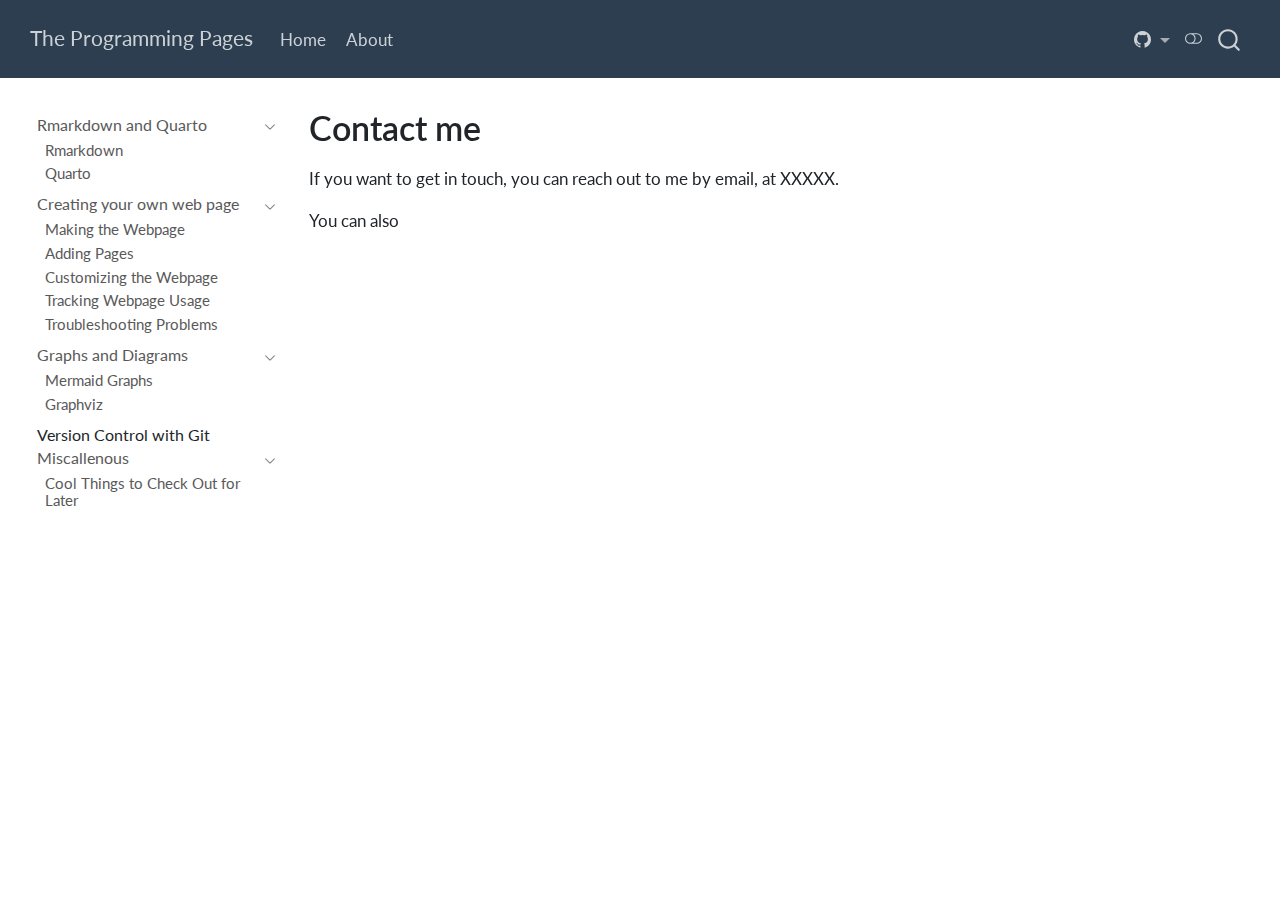
<file: docs/contact.html>
<!DOCTYPE html>
<html xmlns="http://www.w3.org/1999/xhtml" lang="en" xml:lang="en"><head>

<meta charset="utf-8">
<meta name="generator" content="quarto-1.6.42">

<meta name="viewport" content="width=device-width, initial-scale=1.0, user-scalable=yes">


<title>Contact me – The Programming Pages</title>
<style>
code{white-space: pre-wrap;}
span.smallcaps{font-variant: small-caps;}
div.columns{display: flex; gap: min(4vw, 1.5em);}
div.column{flex: auto; overflow-x: auto;}
div.hanging-indent{margin-left: 1.5em; text-indent: -1.5em;}
ul.task-list{list-style: none;}
ul.task-list li input[type="checkbox"] {
  width: 0.8em;
  margin: 0 0.8em 0.2em -1em; /* quarto-specific, see https://github.com/quarto-dev/quarto-cli/issues/4556 */ 
  vertical-align: middle;
}
</style>


<script src="site_libs/quarto-nav/quarto-nav.js"></script>
<script src="site_libs/quarto-nav/headroom.min.js"></script>
<script src="site_libs/clipboard/clipboard.min.js"></script>
<script src="site_libs/quarto-search/autocomplete.umd.js"></script>
<script src="site_libs/quarto-search/fuse.min.js"></script>
<script src="site_libs/quarto-search/quarto-search.js"></script>
<meta name="quarto:offset" content="./">
<link href="./pics/logo/Binary_code.png" rel="icon" type="image/png">
<script src="site_libs/quarto-html/quarto.js"></script>
<script src="site_libs/quarto-html/popper.min.js"></script>
<script src="site_libs/quarto-html/tippy.umd.min.js"></script>
<script src="site_libs/quarto-html/anchor.min.js"></script>
<link href="site_libs/quarto-html/tippy.css" rel="stylesheet">
<link href="site_libs/quarto-html/quarto-syntax-highlighting-2f5df379a58b258e96c21c0638c20c03.css" rel="stylesheet" class="quarto-color-scheme" id="quarto-text-highlighting-styles">
<link href="site_libs/quarto-html/quarto-syntax-highlighting-dark-b53751a350365c71b6c909e95f209ed1.css" rel="prefetch" class="quarto-color-scheme quarto-color-alternate" id="quarto-text-highlighting-styles">
<script src="site_libs/bootstrap/bootstrap.min.js"></script>
<link href="site_libs/bootstrap/bootstrap-icons.css" rel="stylesheet">
<link href="site_libs/bootstrap/bootstrap-d6ca072a62b2cca0e3f858b3e39b526d.min.css" rel="stylesheet" append-hash="true" class="quarto-color-scheme" id="quarto-bootstrap" data-mode="light">
<link href="site_libs/bootstrap/bootstrap-dark-b5ff14e04d8ae20a31edfa64545b4920.min.css" rel="prefetch" append-hash="true" class="quarto-color-scheme quarto-color-alternate" id="quarto-bootstrap" data-mode="dark">
<script id="quarto-search-options" type="application/json">{
  "location": "navbar",
  "copy-button": false,
  "collapse-after": 3,
  "panel-placement": "end",
  "type": "overlay",
  "limit": 50,
  "keyboard-shortcut": [
    "f",
    "/",
    "s"
  ],
  "show-item-context": false,
  "language": {
    "search-no-results-text": "No results",
    "search-matching-documents-text": "matching documents",
    "search-copy-link-title": "Copy link to search",
    "search-hide-matches-text": "Hide additional matches",
    "search-more-match-text": "more match in this document",
    "search-more-matches-text": "more matches in this document",
    "search-clear-button-title": "Clear",
    "search-text-placeholder": "",
    "search-detached-cancel-button-title": "Cancel",
    "search-submit-button-title": "Submit",
    "search-label": "Search"
  }
}</script>
<script data-goatcounter="https://lzapffe.goatcounter.com/count" async="" src="//gc.zgo.at/count.js"></script>


<link rel="stylesheet" href="styles.css">
</head>

<body class="nav-sidebar floating nav-fixed">

<div id="quarto-search-results"></div>
  <header id="quarto-header" class="headroom fixed-top">
    <nav class="navbar navbar-expand-lg " data-bs-theme="dark">
      <div class="navbar-container container-fluid">
      <div class="navbar-brand-container mx-auto">
    <a class="navbar-brand" href="./index.html">
    <span class="navbar-title">The Programming Pages</span>
    </a>
  </div>
            <div id="quarto-search" class="" title="Search"></div>
          <button class="navbar-toggler" type="button" data-bs-toggle="collapse" data-bs-target="#navbarCollapse" aria-controls="navbarCollapse" role="menu" aria-expanded="false" aria-label="Toggle navigation" onclick="if (window.quartoToggleHeadroom) { window.quartoToggleHeadroom(); }">
  <span class="navbar-toggler-icon"></span>
</button>
          <div class="collapse navbar-collapse" id="navbarCollapse">
            <ul class="navbar-nav navbar-nav-scroll me-auto">
  <li class="nav-item">
    <a class="nav-link" href="./index.html"> 
<span class="menu-text">Home</span></a>
  </li>  
  <li class="nav-item">
    <a class="nav-link" href="./about.html"> 
<span class="menu-text">About</span></a>
  </li>  
</ul>
            <ul class="navbar-nav navbar-nav-scroll ms-auto">
  <li class="nav-item dropdown ">
    <a class="nav-link dropdown-toggle" href="#" id="nav-menu-bi-github" role="link" data-bs-toggle="dropdown" aria-expanded="false">
      <i class="bi bi-github" role="img">
</i> 
 <span class="menu-text"></span>
    </a>
    <ul class="dropdown-menu dropdown-menu-end" aria-labelledby="nav-menu-bi-github">    
        <li>
    <a class="dropdown-item" href="https://github.com/lzapffe/programming-pages">
 <span class="dropdown-text">GitHub repository</span></a>
  </li>  
        <li>
    <a class="dropdown-item" href="https://github.com/lzapffe/programming-pages/issues">
 <span class="dropdown-text">Suggest improvements</span></a>
  </li>  
        <li>
    <a class="dropdown-item" href="./contact.html"><i class="bi bi-chat-text" role="img">
</i> 
 <span class="dropdown-text">Contact me</span></a>
  </li>  
    </ul>
  </li>
</ul>
          </div> <!-- /navcollapse -->
            <div class="quarto-navbar-tools">
  <a href="" class="quarto-color-scheme-toggle quarto-navigation-tool  px-1" onclick="window.quartoToggleColorScheme(); return false;" title="Toggle dark mode"><i class="bi"></i></a>
</div>
      </div> <!-- /container-fluid -->
    </nav>
  <nav class="quarto-secondary-nav">
    <div class="container-fluid d-flex">
      <button type="button" class="quarto-btn-toggle btn" data-bs-toggle="collapse" role="button" data-bs-target=".quarto-sidebar-collapse-item" aria-controls="quarto-sidebar" aria-expanded="false" aria-label="Toggle sidebar navigation" onclick="if (window.quartoToggleHeadroom) { window.quartoToggleHeadroom(); }">
        <i class="bi bi-layout-text-sidebar-reverse"></i>
      </button>
        <nav class="quarto-page-breadcrumbs" aria-label="breadcrumb"><ol class="breadcrumb"><li class="breadcrumb-item">Contact me</li></ol></nav>
        <a class="flex-grow-1" role="navigation" data-bs-toggle="collapse" data-bs-target=".quarto-sidebar-collapse-item" aria-controls="quarto-sidebar" aria-expanded="false" aria-label="Toggle sidebar navigation" onclick="if (window.quartoToggleHeadroom) { window.quartoToggleHeadroom(); }">      
        </a>
    </div>
  </nav>
</header>
<!-- content -->
<div id="quarto-content" class="quarto-container page-columns page-rows-contents page-layout-article page-navbar">
<!-- sidebar -->
  <nav id="quarto-sidebar" class="sidebar collapse collapse-horizontal quarto-sidebar-collapse-item sidebar-navigation floating overflow-auto">
    <div class="sidebar-menu-container"> 
    <ul class="list-unstyled mt-1">
        <li class="sidebar-item sidebar-item-section">
      <div class="sidebar-item-container"> 
            <a class="sidebar-item-text sidebar-link text-start" data-bs-toggle="collapse" data-bs-target="#quarto-sidebar-section-1" role="navigation" aria-expanded="true">
 <span class="menu-text">Rmarkdown and Quarto</span></a>
          <a class="sidebar-item-toggle text-start" data-bs-toggle="collapse" data-bs-target="#quarto-sidebar-section-1" role="navigation" aria-expanded="true" aria-label="Toggle section">
            <i class="bi bi-chevron-right ms-2"></i>
          </a> 
      </div>
      <ul id="quarto-sidebar-section-1" class="collapse list-unstyled sidebar-section depth1 show">  
          <li class="sidebar-item">
  <div class="sidebar-item-container"> 
  <a href="./rmarkdown_basics.html" class="sidebar-item-text sidebar-link">
 <span class="menu-text">Rmarkdown</span></a>
  </div>
</li>
          <li class="sidebar-item">
  <div class="sidebar-item-container"> 
  <a href="./quarto.html" class="sidebar-item-text sidebar-link">
 <span class="menu-text">Quarto</span></a>
  </div>
</li>
      </ul>
  </li>
        <li class="sidebar-item sidebar-item-section">
      <div class="sidebar-item-container"> 
            <a class="sidebar-item-text sidebar-link text-start" data-bs-toggle="collapse" data-bs-target="#quarto-sidebar-section-2" role="navigation" aria-expanded="true">
 <span class="menu-text">Creating your own web page</span></a>
          <a class="sidebar-item-toggle text-start" data-bs-toggle="collapse" data-bs-target="#quarto-sidebar-section-2" role="navigation" aria-expanded="true" aria-label="Toggle section">
            <i class="bi bi-chevron-right ms-2"></i>
          </a> 
      </div>
      <ul id="quarto-sidebar-section-2" class="collapse list-unstyled sidebar-section depth1 show">  
          <li class="sidebar-item">
  <div class="sidebar-item-container"> 
  <a href="./make_web_page.html" class="sidebar-item-text sidebar-link">
 <span class="menu-text">Making the Webpage</span></a>
  </div>
</li>
          <li class="sidebar-item">
  <div class="sidebar-item-container"> 
  <a href="./add_pages.html" class="sidebar-item-text sidebar-link">
 <span class="menu-text">Adding Pages</span></a>
  </div>
</li>
          <li class="sidebar-item">
  <div class="sidebar-item-container"> 
  <a href="./customize_webpage.html" class="sidebar-item-text sidebar-link">
 <span class="menu-text">Customizing the Webpage</span></a>
  </div>
</li>
          <li class="sidebar-item">
  <div class="sidebar-item-container"> 
  <a href="./track_webpage.html" class="sidebar-item-text sidebar-link">
 <span class="menu-text">Tracking Webpage Usage</span></a>
  </div>
</li>
          <li class="sidebar-item">
  <div class="sidebar-item-container"> 
  <a href="./troubleshooting.html" class="sidebar-item-text sidebar-link">
 <span class="menu-text">Troubleshooting Problems</span></a>
  </div>
</li>
      </ul>
  </li>
        <li class="sidebar-item sidebar-item-section">
      <div class="sidebar-item-container"> 
            <a class="sidebar-item-text sidebar-link text-start" data-bs-toggle="collapse" data-bs-target="#quarto-sidebar-section-3" role="navigation" aria-expanded="true">
 <span class="menu-text">Graphs and Diagrams</span></a>
          <a class="sidebar-item-toggle text-start" data-bs-toggle="collapse" data-bs-target="#quarto-sidebar-section-3" role="navigation" aria-expanded="true" aria-label="Toggle section">
            <i class="bi bi-chevron-right ms-2"></i>
          </a> 
      </div>
      <ul id="quarto-sidebar-section-3" class="collapse list-unstyled sidebar-section depth1 show">  
          <li class="sidebar-item">
  <div class="sidebar-item-container"> 
  <a href="./mermaid.html" class="sidebar-item-text sidebar-link">
 <span class="menu-text">Mermaid Graphs</span></a>
  </div>
</li>
          <li class="sidebar-item">
  <div class="sidebar-item-container"> 
  <a href="./graphviz.html" class="sidebar-item-text sidebar-link">
 <span class="menu-text">Graphviz</span></a>
  </div>
</li>
      </ul>
  </li>
        <li class="sidebar-item sidebar-item-section">
      <span class="sidebar-item-text sidebar-link text-start">
 <span class="menu-text">Version Control with Git</span></span>
  </li>
        <li class="sidebar-item sidebar-item-section">
      <div class="sidebar-item-container"> 
            <a class="sidebar-item-text sidebar-link text-start" data-bs-toggle="collapse" data-bs-target="#quarto-sidebar-section-5" role="navigation" aria-expanded="true">
 <span class="menu-text">Miscallenous</span></a>
          <a class="sidebar-item-toggle text-start" data-bs-toggle="collapse" data-bs-target="#quarto-sidebar-section-5" role="navigation" aria-expanded="true" aria-label="Toggle section">
            <i class="bi bi-chevron-right ms-2"></i>
          </a> 
      </div>
      <ul id="quarto-sidebar-section-5" class="collapse list-unstyled sidebar-section depth1 show">  
          <li class="sidebar-item">
  <div class="sidebar-item-container"> 
  <a href="./cool_things.html" class="sidebar-item-text sidebar-link">
 <span class="menu-text">Cool Things to Check Out for Later</span></a>
  </div>
</li>
      </ul>
  </li>
    </ul>
    </div>
</nav>
<div id="quarto-sidebar-glass" class="quarto-sidebar-collapse-item" data-bs-toggle="collapse" data-bs-target=".quarto-sidebar-collapse-item"></div>
<!-- margin-sidebar -->
    <div id="quarto-margin-sidebar" class="sidebar margin-sidebar zindex-bottom">
        
    </div>
<!-- main -->
<main class="content" id="quarto-document-content">

<header id="title-block-header" class="quarto-title-block default">
<div class="quarto-title">
<h1 class="title">Contact me</h1>
</div>



<div class="quarto-title-meta">

    
  
    
  </div>
  


</header>


<p>If you want to get in touch, you can reach out to me by email, at XXXXX.</p>
<p>You can also</p>



</main> <!-- /main -->
<script id="quarto-html-after-body" type="application/javascript">
window.document.addEventListener("DOMContentLoaded", function (event) {
  const toggleBodyColorMode = (bsSheetEl) => {
    const mode = bsSheetEl.getAttribute("data-mode");
    const bodyEl = window.document.querySelector("body");
    if (mode === "dark") {
      bodyEl.classList.add("quarto-dark");
      bodyEl.classList.remove("quarto-light");
    } else {
      bodyEl.classList.add("quarto-light");
      bodyEl.classList.remove("quarto-dark");
    }
  }
  const toggleBodyColorPrimary = () => {
    const bsSheetEl = window.document.querySelector("link#quarto-bootstrap");
    if (bsSheetEl) {
      toggleBodyColorMode(bsSheetEl);
    }
  }
  toggleBodyColorPrimary();  
  const disableStylesheet = (stylesheets) => {
    for (let i=0; i < stylesheets.length; i++) {
      const stylesheet = stylesheets[i];
      stylesheet.rel = 'prefetch';
    }
  }
  const enableStylesheet = (stylesheets) => {
    for (let i=0; i < stylesheets.length; i++) {
      const stylesheet = stylesheets[i];
      stylesheet.rel = 'stylesheet';
    }
  }
  const manageTransitions = (selector, allowTransitions) => {
    const els = window.document.querySelectorAll(selector);
    for (let i=0; i < els.length; i++) {
      const el = els[i];
      if (allowTransitions) {
        el.classList.remove('notransition');
      } else {
        el.classList.add('notransition');
      }
    }
  }
  const toggleGiscusIfUsed = (isAlternate, darkModeDefault) => {
    const baseTheme = document.querySelector('#giscus-base-theme')?.value ?? 'light';
    const alternateTheme = document.querySelector('#giscus-alt-theme')?.value ?? 'dark';
    let newTheme = '';
    if(darkModeDefault) {
      newTheme = isAlternate ? baseTheme : alternateTheme;
    } else {
      newTheme = isAlternate ? alternateTheme : baseTheme;
    }
    const changeGiscusTheme = () => {
      // From: https://github.com/giscus/giscus/issues/336
      const sendMessage = (message) => {
        const iframe = document.querySelector('iframe.giscus-frame');
        if (!iframe) return;
        iframe.contentWindow.postMessage({ giscus: message }, 'https://giscus.app');
      }
      sendMessage({
        setConfig: {
          theme: newTheme
        }
      });
    }
    const isGiscussLoaded = window.document.querySelector('iframe.giscus-frame') !== null;
    if (isGiscussLoaded) {
      changeGiscusTheme();
    }
  }
  const toggleColorMode = (alternate) => {
    // Switch the stylesheets
    const alternateStylesheets = window.document.querySelectorAll('link.quarto-color-scheme.quarto-color-alternate');
    manageTransitions('#quarto-margin-sidebar .nav-link', false);
    if (alternate) {
      enableStylesheet(alternateStylesheets);
      for (const sheetNode of alternateStylesheets) {
        if (sheetNode.id === "quarto-bootstrap") {
          toggleBodyColorMode(sheetNode);
        }
      }
    } else {
      disableStylesheet(alternateStylesheets);
      toggleBodyColorPrimary();
    }
    manageTransitions('#quarto-margin-sidebar .nav-link', true);
    // Switch the toggles
    const toggles = window.document.querySelectorAll('.quarto-color-scheme-toggle');
    for (let i=0; i < toggles.length; i++) {
      const toggle = toggles[i];
      if (toggle) {
        if (alternate) {
          toggle.classList.add("alternate");     
        } else {
          toggle.classList.remove("alternate");
        }
      }
    }
    // Hack to workaround the fact that safari doesn't
    // properly recolor the scrollbar when toggling (#1455)
    if (navigator.userAgent.indexOf('Safari') > 0 && navigator.userAgent.indexOf('Chrome') == -1) {
      manageTransitions("body", false);
      window.scrollTo(0, 1);
      setTimeout(() => {
        window.scrollTo(0, 0);
        manageTransitions("body", true);
      }, 40);  
    }
  }
  const isFileUrl = () => { 
    return window.location.protocol === 'file:';
  }
  const hasAlternateSentinel = () => {  
    let styleSentinel = getColorSchemeSentinel();
    if (styleSentinel !== null) {
      return styleSentinel === "alternate";
    } else {
      return false;
    }
  }
  const setStyleSentinel = (alternate) => {
    const value = alternate ? "alternate" : "default";
    if (!isFileUrl()) {
      window.localStorage.setItem("quarto-color-scheme", value);
    } else {
      localAlternateSentinel = value;
    }
  }
  const getColorSchemeSentinel = () => {
    if (!isFileUrl()) {
      const storageValue = window.localStorage.getItem("quarto-color-scheme");
      return storageValue != null ? storageValue : localAlternateSentinel;
    } else {
      return localAlternateSentinel;
    }
  }
  const darkModeDefault = false;
  let localAlternateSentinel = darkModeDefault ? 'alternate' : 'default';
  // Dark / light mode switch
  window.quartoToggleColorScheme = () => {
    // Read the current dark / light value 
    let toAlternate = !hasAlternateSentinel();
    toggleColorMode(toAlternate);
    setStyleSentinel(toAlternate);
    toggleGiscusIfUsed(toAlternate, darkModeDefault);
  };
  // Ensure there is a toggle, if there isn't float one in the top right
  if (window.document.querySelector('.quarto-color-scheme-toggle') === null) {
    const a = window.document.createElement('a');
    a.classList.add('top-right');
    a.classList.add('quarto-color-scheme-toggle');
    a.href = "";
    a.onclick = function() { try { window.quartoToggleColorScheme(); } catch {} return false; };
    const i = window.document.createElement("i");
    i.classList.add('bi');
    a.appendChild(i);
    window.document.body.appendChild(a);
  }
  // Switch to dark mode if need be
  if (hasAlternateSentinel()) {
    toggleColorMode(true);
  } else {
    toggleColorMode(false);
  }
  const icon = "";
  const anchorJS = new window.AnchorJS();
  anchorJS.options = {
    placement: 'right',
    icon: icon
  };
  anchorJS.add('.anchored');
  const isCodeAnnotation = (el) => {
    for (const clz of el.classList) {
      if (clz.startsWith('code-annotation-')) {                     
        return true;
      }
    }
    return false;
  }
  const onCopySuccess = function(e) {
    // button target
    const button = e.trigger;
    // don't keep focus
    button.blur();
    // flash "checked"
    button.classList.add('code-copy-button-checked');
    var currentTitle = button.getAttribute("title");
    button.setAttribute("title", "Copied!");
    let tooltip;
    if (window.bootstrap) {
      button.setAttribute("data-bs-toggle", "tooltip");
      button.setAttribute("data-bs-placement", "left");
      button.setAttribute("data-bs-title", "Copied!");
      tooltip = new bootstrap.Tooltip(button, 
        { trigger: "manual", 
          customClass: "code-copy-button-tooltip",
          offset: [0, -8]});
      tooltip.show();    
    }
    setTimeout(function() {
      if (tooltip) {
        tooltip.hide();
        button.removeAttribute("data-bs-title");
        button.removeAttribute("data-bs-toggle");
        button.removeAttribute("data-bs-placement");
      }
      button.setAttribute("title", currentTitle);
      button.classList.remove('code-copy-button-checked');
    }, 1000);
    // clear code selection
    e.clearSelection();
  }
  const getTextToCopy = function(trigger) {
      const codeEl = trigger.previousElementSibling.cloneNode(true);
      for (const childEl of codeEl.children) {
        if (isCodeAnnotation(childEl)) {
          childEl.remove();
        }
      }
      return codeEl.innerText;
  }
  const clipboard = new window.ClipboardJS('.code-copy-button:not([data-in-quarto-modal])', {
    text: getTextToCopy
  });
  clipboard.on('success', onCopySuccess);
  if (window.document.getElementById('quarto-embedded-source-code-modal')) {
    const clipboardModal = new window.ClipboardJS('.code-copy-button[data-in-quarto-modal]', {
      text: getTextToCopy,
      container: window.document.getElementById('quarto-embedded-source-code-modal')
    });
    clipboardModal.on('success', onCopySuccess);
  }
    var localhostRegex = new RegExp(/^(?:http|https):\/\/localhost\:?[0-9]*\//);
    var mailtoRegex = new RegExp(/^mailto:/);
      var filterRegex = new RegExp('/' + window.location.host + '/');
    var isInternal = (href) => {
        return filterRegex.test(href) || localhostRegex.test(href) || mailtoRegex.test(href);
    }
    // Inspect non-navigation links and adorn them if external
 	var links = window.document.querySelectorAll('a[href]:not(.nav-link):not(.navbar-brand):not(.toc-action):not(.sidebar-link):not(.sidebar-item-toggle):not(.pagination-link):not(.no-external):not([aria-hidden]):not(.dropdown-item):not(.quarto-navigation-tool):not(.about-link)');
    for (var i=0; i<links.length; i++) {
      const link = links[i];
      if (!isInternal(link.href)) {
        // undo the damage that might have been done by quarto-nav.js in the case of
        // links that we want to consider external
        if (link.dataset.originalHref !== undefined) {
          link.href = link.dataset.originalHref;
        }
      }
    }
  function tippyHover(el, contentFn, onTriggerFn, onUntriggerFn) {
    const config = {
      allowHTML: true,
      maxWidth: 500,
      delay: 100,
      arrow: false,
      appendTo: function(el) {
          return el.parentElement;
      },
      interactive: true,
      interactiveBorder: 10,
      theme: 'quarto',
      placement: 'bottom-start',
    };
    if (contentFn) {
      config.content = contentFn;
    }
    if (onTriggerFn) {
      config.onTrigger = onTriggerFn;
    }
    if (onUntriggerFn) {
      config.onUntrigger = onUntriggerFn;
    }
    window.tippy(el, config); 
  }
  const noterefs = window.document.querySelectorAll('a[role="doc-noteref"]');
  for (var i=0; i<noterefs.length; i++) {
    const ref = noterefs[i];
    tippyHover(ref, function() {
      // use id or data attribute instead here
      let href = ref.getAttribute('data-footnote-href') || ref.getAttribute('href');
      try { href = new URL(href).hash; } catch {}
      const id = href.replace(/^#\/?/, "");
      const note = window.document.getElementById(id);
      if (note) {
        return note.innerHTML;
      } else {
        return "";
      }
    });
  }
  const xrefs = window.document.querySelectorAll('a.quarto-xref');
  const processXRef = (id, note) => {
    // Strip column container classes
    const stripColumnClz = (el) => {
      el.classList.remove("page-full", "page-columns");
      if (el.children) {
        for (const child of el.children) {
          stripColumnClz(child);
        }
      }
    }
    stripColumnClz(note)
    if (id === null || id.startsWith('sec-')) {
      // Special case sections, only their first couple elements
      const container = document.createElement("div");
      if (note.children && note.children.length > 2) {
        container.appendChild(note.children[0].cloneNode(true));
        for (let i = 1; i < note.children.length; i++) {
          const child = note.children[i];
          if (child.tagName === "P" && child.innerText === "") {
            continue;
          } else {
            container.appendChild(child.cloneNode(true));
            break;
          }
        }
        if (window.Quarto?.typesetMath) {
          window.Quarto.typesetMath(container);
        }
        return container.innerHTML
      } else {
        if (window.Quarto?.typesetMath) {
          window.Quarto.typesetMath(note);
        }
        return note.innerHTML;
      }
    } else {
      // Remove any anchor links if they are present
      const anchorLink = note.querySelector('a.anchorjs-link');
      if (anchorLink) {
        anchorLink.remove();
      }
      if (window.Quarto?.typesetMath) {
        window.Quarto.typesetMath(note);
      }
      if (note.classList.contains("callout")) {
        return note.outerHTML;
      } else {
        return note.innerHTML;
      }
    }
  }
  for (var i=0; i<xrefs.length; i++) {
    const xref = xrefs[i];
    tippyHover(xref, undefined, function(instance) {
      instance.disable();
      let url = xref.getAttribute('href');
      let hash = undefined; 
      if (url.startsWith('#')) {
        hash = url;
      } else {
        try { hash = new URL(url).hash; } catch {}
      }
      if (hash) {
        const id = hash.replace(/^#\/?/, "");
        const note = window.document.getElementById(id);
        if (note !== null) {
          try {
            const html = processXRef(id, note.cloneNode(true));
            instance.setContent(html);
          } finally {
            instance.enable();
            instance.show();
          }
        } else {
          // See if we can fetch this
          fetch(url.split('#')[0])
          .then(res => res.text())
          .then(html => {
            const parser = new DOMParser();
            const htmlDoc = parser.parseFromString(html, "text/html");
            const note = htmlDoc.getElementById(id);
            if (note !== null) {
              const html = processXRef(id, note);
              instance.setContent(html);
            } 
          }).finally(() => {
            instance.enable();
            instance.show();
          });
        }
      } else {
        // See if we can fetch a full url (with no hash to target)
        // This is a special case and we should probably do some content thinning / targeting
        fetch(url)
        .then(res => res.text())
        .then(html => {
          const parser = new DOMParser();
          const htmlDoc = parser.parseFromString(html, "text/html");
          const note = htmlDoc.querySelector('main.content');
          if (note !== null) {
            // This should only happen for chapter cross references
            // (since there is no id in the URL)
            // remove the first header
            if (note.children.length > 0 && note.children[0].tagName === "HEADER") {
              note.children[0].remove();
            }
            const html = processXRef(null, note);
            instance.setContent(html);
          } 
        }).finally(() => {
          instance.enable();
          instance.show();
        });
      }
    }, function(instance) {
    });
  }
      let selectedAnnoteEl;
      const selectorForAnnotation = ( cell, annotation) => {
        let cellAttr = 'data-code-cell="' + cell + '"';
        let lineAttr = 'data-code-annotation="' +  annotation + '"';
        const selector = 'span[' + cellAttr + '][' + lineAttr + ']';
        return selector;
      }
      const selectCodeLines = (annoteEl) => {
        const doc = window.document;
        const targetCell = annoteEl.getAttribute("data-target-cell");
        const targetAnnotation = annoteEl.getAttribute("data-target-annotation");
        const annoteSpan = window.document.querySelector(selectorForAnnotation(targetCell, targetAnnotation));
        const lines = annoteSpan.getAttribute("data-code-lines").split(",");
        const lineIds = lines.map((line) => {
          return targetCell + "-" + line;
        })
        let top = null;
        let height = null;
        let parent = null;
        if (lineIds.length > 0) {
            //compute the position of the single el (top and bottom and make a div)
            const el = window.document.getElementById(lineIds[0]);
            top = el.offsetTop;
            height = el.offsetHeight;
            parent = el.parentElement.parentElement;
          if (lineIds.length > 1) {
            const lastEl = window.document.getElementById(lineIds[lineIds.length - 1]);
            const bottom = lastEl.offsetTop + lastEl.offsetHeight;
            height = bottom - top;
          }
          if (top !== null && height !== null && parent !== null) {
            // cook up a div (if necessary) and position it 
            let div = window.document.getElementById("code-annotation-line-highlight");
            if (div === null) {
              div = window.document.createElement("div");
              div.setAttribute("id", "code-annotation-line-highlight");
              div.style.position = 'absolute';
              parent.appendChild(div);
            }
            div.style.top = top - 2 + "px";
            div.style.height = height + 4 + "px";
            div.style.left = 0;
            let gutterDiv = window.document.getElementById("code-annotation-line-highlight-gutter");
            if (gutterDiv === null) {
              gutterDiv = window.document.createElement("div");
              gutterDiv.setAttribute("id", "code-annotation-line-highlight-gutter");
              gutterDiv.style.position = 'absolute';
              const codeCell = window.document.getElementById(targetCell);
              const gutter = codeCell.querySelector('.code-annotation-gutter');
              gutter.appendChild(gutterDiv);
            }
            gutterDiv.style.top = top - 2 + "px";
            gutterDiv.style.height = height + 4 + "px";
          }
          selectedAnnoteEl = annoteEl;
        }
      };
      const unselectCodeLines = () => {
        const elementsIds = ["code-annotation-line-highlight", "code-annotation-line-highlight-gutter"];
        elementsIds.forEach((elId) => {
          const div = window.document.getElementById(elId);
          if (div) {
            div.remove();
          }
        });
        selectedAnnoteEl = undefined;
      };
        // Handle positioning of the toggle
    window.addEventListener(
      "resize",
      throttle(() => {
        elRect = undefined;
        if (selectedAnnoteEl) {
          selectCodeLines(selectedAnnoteEl);
        }
      }, 10)
    );
    function throttle(fn, ms) {
    let throttle = false;
    let timer;
      return (...args) => {
        if(!throttle) { // first call gets through
            fn.apply(this, args);
            throttle = true;
        } else { // all the others get throttled
            if(timer) clearTimeout(timer); // cancel #2
            timer = setTimeout(() => {
              fn.apply(this, args);
              timer = throttle = false;
            }, ms);
        }
      };
    }
      // Attach click handler to the DT
      const annoteDls = window.document.querySelectorAll('dt[data-target-cell]');
      for (const annoteDlNode of annoteDls) {
        annoteDlNode.addEventListener('click', (event) => {
          const clickedEl = event.target;
          if (clickedEl !== selectedAnnoteEl) {
            unselectCodeLines();
            const activeEl = window.document.querySelector('dt[data-target-cell].code-annotation-active');
            if (activeEl) {
              activeEl.classList.remove('code-annotation-active');
            }
            selectCodeLines(clickedEl);
            clickedEl.classList.add('code-annotation-active');
          } else {
            // Unselect the line
            unselectCodeLines();
            clickedEl.classList.remove('code-annotation-active');
          }
        });
      }
  const findCites = (el) => {
    const parentEl = el.parentElement;
    if (parentEl) {
      const cites = parentEl.dataset.cites;
      if (cites) {
        return {
          el,
          cites: cites.split(' ')
        };
      } else {
        return findCites(el.parentElement)
      }
    } else {
      return undefined;
    }
  };
  var bibliorefs = window.document.querySelectorAll('a[role="doc-biblioref"]');
  for (var i=0; i<bibliorefs.length; i++) {
    const ref = bibliorefs[i];
    const citeInfo = findCites(ref);
    if (citeInfo) {
      tippyHover(citeInfo.el, function() {
        var popup = window.document.createElement('div');
        citeInfo.cites.forEach(function(cite) {
          var citeDiv = window.document.createElement('div');
          citeDiv.classList.add('hanging-indent');
          citeDiv.classList.add('csl-entry');
          var biblioDiv = window.document.getElementById('ref-' + cite);
          if (biblioDiv) {
            citeDiv.innerHTML = biblioDiv.innerHTML;
          }
          popup.appendChild(citeDiv);
        });
        return popup.innerHTML;
      });
    }
  }
});
</script>
</div> <!-- /content -->




</body></html>
</file>
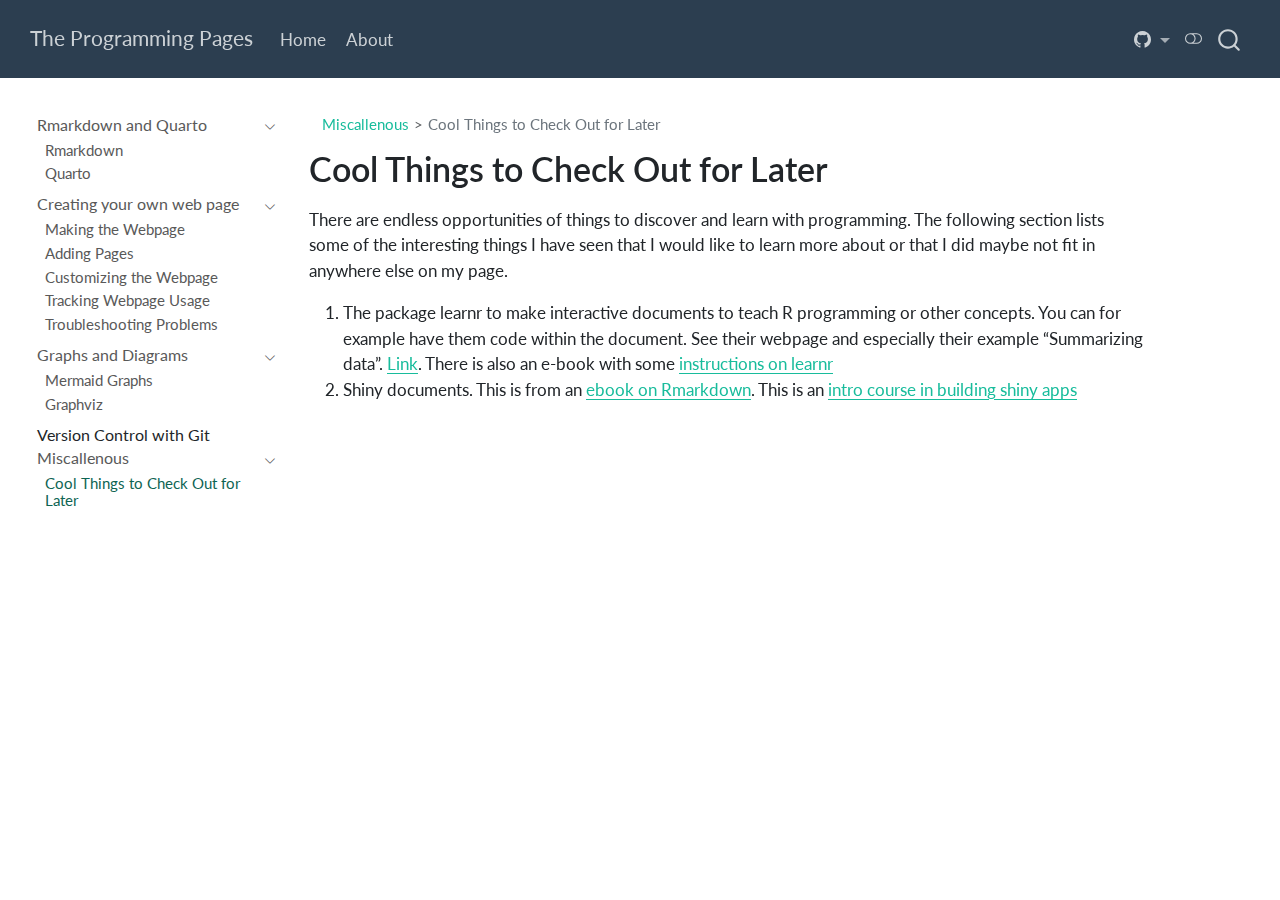
<file: docs/cool_things.html>
<!DOCTYPE html>
<html xmlns="http://www.w3.org/1999/xhtml" lang="en" xml:lang="en"><head>

<meta charset="utf-8">
<meta name="generator" content="quarto-1.6.42">

<meta name="viewport" content="width=device-width, initial-scale=1.0, user-scalable=yes">


<title>Cool Things to Check Out for Later – The Programming Pages</title>
<style>
code{white-space: pre-wrap;}
span.smallcaps{font-variant: small-caps;}
div.columns{display: flex; gap: min(4vw, 1.5em);}
div.column{flex: auto; overflow-x: auto;}
div.hanging-indent{margin-left: 1.5em; text-indent: -1.5em;}
ul.task-list{list-style: none;}
ul.task-list li input[type="checkbox"] {
  width: 0.8em;
  margin: 0 0.8em 0.2em -1em; /* quarto-specific, see https://github.com/quarto-dev/quarto-cli/issues/4556 */ 
  vertical-align: middle;
}
</style>


<script src="site_libs/quarto-nav/quarto-nav.js"></script>
<script src="site_libs/quarto-nav/headroom.min.js"></script>
<script src="site_libs/clipboard/clipboard.min.js"></script>
<script src="site_libs/quarto-search/autocomplete.umd.js"></script>
<script src="site_libs/quarto-search/fuse.min.js"></script>
<script src="site_libs/quarto-search/quarto-search.js"></script>
<meta name="quarto:offset" content="./">
<link href="./pics/logo/Binary_code.png" rel="icon" type="image/png">
<script src="site_libs/quarto-html/quarto.js"></script>
<script src="site_libs/quarto-html/popper.min.js"></script>
<script src="site_libs/quarto-html/tippy.umd.min.js"></script>
<script src="site_libs/quarto-html/anchor.min.js"></script>
<link href="site_libs/quarto-html/tippy.css" rel="stylesheet">
<link href="site_libs/quarto-html/quarto-syntax-highlighting-2f5df379a58b258e96c21c0638c20c03.css" rel="stylesheet" class="quarto-color-scheme" id="quarto-text-highlighting-styles">
<link href="site_libs/quarto-html/quarto-syntax-highlighting-dark-b53751a350365c71b6c909e95f209ed1.css" rel="prefetch" class="quarto-color-scheme quarto-color-alternate" id="quarto-text-highlighting-styles">
<script src="site_libs/bootstrap/bootstrap.min.js"></script>
<link href="site_libs/bootstrap/bootstrap-icons.css" rel="stylesheet">
<link href="site_libs/bootstrap/bootstrap-d6ca072a62b2cca0e3f858b3e39b526d.min.css" rel="stylesheet" append-hash="true" class="quarto-color-scheme" id="quarto-bootstrap" data-mode="light">
<link href="site_libs/bootstrap/bootstrap-dark-b5ff14e04d8ae20a31edfa64545b4920.min.css" rel="prefetch" append-hash="true" class="quarto-color-scheme quarto-color-alternate" id="quarto-bootstrap" data-mode="dark">
<script id="quarto-search-options" type="application/json">{
  "location": "navbar",
  "copy-button": false,
  "collapse-after": 3,
  "panel-placement": "end",
  "type": "overlay",
  "limit": 50,
  "keyboard-shortcut": [
    "f",
    "/",
    "s"
  ],
  "show-item-context": false,
  "language": {
    "search-no-results-text": "No results",
    "search-matching-documents-text": "matching documents",
    "search-copy-link-title": "Copy link to search",
    "search-hide-matches-text": "Hide additional matches",
    "search-more-match-text": "more match in this document",
    "search-more-matches-text": "more matches in this document",
    "search-clear-button-title": "Clear",
    "search-text-placeholder": "",
    "search-detached-cancel-button-title": "Cancel",
    "search-submit-button-title": "Submit",
    "search-label": "Search"
  }
}</script>
<script data-goatcounter="https://lzapffe.goatcounter.com/count" async="" src="//gc.zgo.at/count.js"></script>


<link rel="stylesheet" href="styles.css">
</head>

<body class="nav-sidebar floating nav-fixed">

<div id="quarto-search-results"></div>
  <header id="quarto-header" class="headroom fixed-top">
    <nav class="navbar navbar-expand-lg " data-bs-theme="dark">
      <div class="navbar-container container-fluid">
      <div class="navbar-brand-container mx-auto">
    <a class="navbar-brand" href="./index.html">
    <span class="navbar-title">The Programming Pages</span>
    </a>
  </div>
            <div id="quarto-search" class="" title="Search"></div>
          <button class="navbar-toggler" type="button" data-bs-toggle="collapse" data-bs-target="#navbarCollapse" aria-controls="navbarCollapse" role="menu" aria-expanded="false" aria-label="Toggle navigation" onclick="if (window.quartoToggleHeadroom) { window.quartoToggleHeadroom(); }">
  <span class="navbar-toggler-icon"></span>
</button>
          <div class="collapse navbar-collapse" id="navbarCollapse">
            <ul class="navbar-nav navbar-nav-scroll me-auto">
  <li class="nav-item">
    <a class="nav-link" href="./index.html"> 
<span class="menu-text">Home</span></a>
  </li>  
  <li class="nav-item">
    <a class="nav-link" href="./about.html"> 
<span class="menu-text">About</span></a>
  </li>  
</ul>
            <ul class="navbar-nav navbar-nav-scroll ms-auto">
  <li class="nav-item dropdown ">
    <a class="nav-link dropdown-toggle" href="#" id="nav-menu-bi-github" role="link" data-bs-toggle="dropdown" aria-expanded="false">
      <i class="bi bi-github" role="img">
</i> 
 <span class="menu-text"></span>
    </a>
    <ul class="dropdown-menu dropdown-menu-end" aria-labelledby="nav-menu-bi-github">    
        <li>
    <a class="dropdown-item" href="https://github.com/lzapffe/programming-pages">
 <span class="dropdown-text">GitHub repository</span></a>
  </li>  
        <li>
    <a class="dropdown-item" href="https://github.com/lzapffe/programming-pages/issues">
 <span class="dropdown-text">Suggest improvements</span></a>
  </li>  
        <li>
    <a class="dropdown-item" href="./contact.html"><i class="bi bi-chat-text" role="img">
</i> 
 <span class="dropdown-text">Contact me</span></a>
  </li>  
    </ul>
  </li>
</ul>
          </div> <!-- /navcollapse -->
            <div class="quarto-navbar-tools">
  <a href="" class="quarto-color-scheme-toggle quarto-navigation-tool  px-1" onclick="window.quartoToggleColorScheme(); return false;" title="Toggle dark mode"><i class="bi"></i></a>
</div>
      </div> <!-- /container-fluid -->
    </nav>
  <nav class="quarto-secondary-nav">
    <div class="container-fluid d-flex">
      <button type="button" class="quarto-btn-toggle btn" data-bs-toggle="collapse" role="button" data-bs-target=".quarto-sidebar-collapse-item" aria-controls="quarto-sidebar" aria-expanded="false" aria-label="Toggle sidebar navigation" onclick="if (window.quartoToggleHeadroom) { window.quartoToggleHeadroom(); }">
        <i class="bi bi-layout-text-sidebar-reverse"></i>
      </button>
        <nav class="quarto-page-breadcrumbs" aria-label="breadcrumb"><ol class="breadcrumb"><li class="breadcrumb-item"><a href="./cool_things.html">Miscallenous</a></li><li class="breadcrumb-item"><a href="./cool_things.html">Cool Things to Check Out for Later</a></li></ol></nav>
        <a class="flex-grow-1" role="navigation" data-bs-toggle="collapse" data-bs-target=".quarto-sidebar-collapse-item" aria-controls="quarto-sidebar" aria-expanded="false" aria-label="Toggle sidebar navigation" onclick="if (window.quartoToggleHeadroom) { window.quartoToggleHeadroom(); }">      
        </a>
    </div>
  </nav>
</header>
<!-- content -->
<div id="quarto-content" class="quarto-container page-columns page-rows-contents page-layout-article page-navbar">
<!-- sidebar -->
  <nav id="quarto-sidebar" class="sidebar collapse collapse-horizontal quarto-sidebar-collapse-item sidebar-navigation floating overflow-auto">
    <div class="sidebar-menu-container"> 
    <ul class="list-unstyled mt-1">
        <li class="sidebar-item sidebar-item-section">
      <div class="sidebar-item-container"> 
            <a class="sidebar-item-text sidebar-link text-start" data-bs-toggle="collapse" data-bs-target="#quarto-sidebar-section-1" role="navigation" aria-expanded="true">
 <span class="menu-text">Rmarkdown and Quarto</span></a>
          <a class="sidebar-item-toggle text-start" data-bs-toggle="collapse" data-bs-target="#quarto-sidebar-section-1" role="navigation" aria-expanded="true" aria-label="Toggle section">
            <i class="bi bi-chevron-right ms-2"></i>
          </a> 
      </div>
      <ul id="quarto-sidebar-section-1" class="collapse list-unstyled sidebar-section depth1 show">  
          <li class="sidebar-item">
  <div class="sidebar-item-container"> 
  <a href="./rmarkdown_basics.html" class="sidebar-item-text sidebar-link">
 <span class="menu-text">Rmarkdown</span></a>
  </div>
</li>
          <li class="sidebar-item">
  <div class="sidebar-item-container"> 
  <a href="./quarto.html" class="sidebar-item-text sidebar-link">
 <span class="menu-text">Quarto</span></a>
  </div>
</li>
      </ul>
  </li>
        <li class="sidebar-item sidebar-item-section">
      <div class="sidebar-item-container"> 
            <a class="sidebar-item-text sidebar-link text-start" data-bs-toggle="collapse" data-bs-target="#quarto-sidebar-section-2" role="navigation" aria-expanded="true">
 <span class="menu-text">Creating your own web page</span></a>
          <a class="sidebar-item-toggle text-start" data-bs-toggle="collapse" data-bs-target="#quarto-sidebar-section-2" role="navigation" aria-expanded="true" aria-label="Toggle section">
            <i class="bi bi-chevron-right ms-2"></i>
          </a> 
      </div>
      <ul id="quarto-sidebar-section-2" class="collapse list-unstyled sidebar-section depth1 show">  
          <li class="sidebar-item">
  <div class="sidebar-item-container"> 
  <a href="./make_web_page.html" class="sidebar-item-text sidebar-link">
 <span class="menu-text">Making the Webpage</span></a>
  </div>
</li>
          <li class="sidebar-item">
  <div class="sidebar-item-container"> 
  <a href="./add_pages.html" class="sidebar-item-text sidebar-link">
 <span class="menu-text">Adding Pages</span></a>
  </div>
</li>
          <li class="sidebar-item">
  <div class="sidebar-item-container"> 
  <a href="./customize_webpage.html" class="sidebar-item-text sidebar-link">
 <span class="menu-text">Customizing the Webpage</span></a>
  </div>
</li>
          <li class="sidebar-item">
  <div class="sidebar-item-container"> 
  <a href="./track_webpage.html" class="sidebar-item-text sidebar-link">
 <span class="menu-text">Tracking Webpage Usage</span></a>
  </div>
</li>
          <li class="sidebar-item">
  <div class="sidebar-item-container"> 
  <a href="./troubleshooting.html" class="sidebar-item-text sidebar-link">
 <span class="menu-text">Troubleshooting Problems</span></a>
  </div>
</li>
      </ul>
  </li>
        <li class="sidebar-item sidebar-item-section">
      <div class="sidebar-item-container"> 
            <a class="sidebar-item-text sidebar-link text-start" data-bs-toggle="collapse" data-bs-target="#quarto-sidebar-section-3" role="navigation" aria-expanded="true">
 <span class="menu-text">Graphs and Diagrams</span></a>
          <a class="sidebar-item-toggle text-start" data-bs-toggle="collapse" data-bs-target="#quarto-sidebar-section-3" role="navigation" aria-expanded="true" aria-label="Toggle section">
            <i class="bi bi-chevron-right ms-2"></i>
          </a> 
      </div>
      <ul id="quarto-sidebar-section-3" class="collapse list-unstyled sidebar-section depth1 show">  
          <li class="sidebar-item">
  <div class="sidebar-item-container"> 
  <a href="./mermaid.html" class="sidebar-item-text sidebar-link">
 <span class="menu-text">Mermaid Graphs</span></a>
  </div>
</li>
          <li class="sidebar-item">
  <div class="sidebar-item-container"> 
  <a href="./graphviz.html" class="sidebar-item-text sidebar-link">
 <span class="menu-text">Graphviz</span></a>
  </div>
</li>
      </ul>
  </li>
        <li class="sidebar-item sidebar-item-section">
      <span class="sidebar-item-text sidebar-link text-start">
 <span class="menu-text">Version Control with Git</span></span>
  </li>
        <li class="sidebar-item sidebar-item-section">
      <div class="sidebar-item-container"> 
            <a class="sidebar-item-text sidebar-link text-start" data-bs-toggle="collapse" data-bs-target="#quarto-sidebar-section-5" role="navigation" aria-expanded="true">
 <span class="menu-text">Miscallenous</span></a>
          <a class="sidebar-item-toggle text-start" data-bs-toggle="collapse" data-bs-target="#quarto-sidebar-section-5" role="navigation" aria-expanded="true" aria-label="Toggle section">
            <i class="bi bi-chevron-right ms-2"></i>
          </a> 
      </div>
      <ul id="quarto-sidebar-section-5" class="collapse list-unstyled sidebar-section depth1 show">  
          <li class="sidebar-item">
  <div class="sidebar-item-container"> 
  <a href="./cool_things.html" class="sidebar-item-text sidebar-link active">
 <span class="menu-text">Cool Things to Check Out for Later</span></a>
  </div>
</li>
      </ul>
  </li>
    </ul>
    </div>
</nav>
<div id="quarto-sidebar-glass" class="quarto-sidebar-collapse-item" data-bs-toggle="collapse" data-bs-target=".quarto-sidebar-collapse-item"></div>
<!-- margin-sidebar -->
    <div id="quarto-margin-sidebar" class="sidebar margin-sidebar zindex-bottom">
        
    </div>
<!-- main -->
<main class="content" id="quarto-document-content">

<header id="title-block-header" class="quarto-title-block default"><nav class="quarto-page-breadcrumbs quarto-title-breadcrumbs d-none d-lg-block" aria-label="breadcrumb"><ol class="breadcrumb"><li class="breadcrumb-item"><a href="./cool_things.html">Miscallenous</a></li><li class="breadcrumb-item"><a href="./cool_things.html">Cool Things to Check Out for Later</a></li></ol></nav>
<div class="quarto-title">
<h1 class="title">Cool Things to Check Out for Later</h1>
</div>



<div class="quarto-title-meta">

    
  
    
  </div>
  


</header>


<p>There are endless opportunities of things to discover and learn with programming. The following section lists some of the interesting things I have seen that I would like to learn more about or that I did maybe not fit in anywhere else on my page.</p>
<ol type="1">
<li>The package learnr to make interactive documents to teach R programming or other concepts. You can for example have them code within the document. See their webpage and especially their example “Summarizing data”. <a href="https://rstudio.github.io/learnr/">Link</a>. There is also an e-book with some <a href="https://bookdown.org/yihui/rmarkdown/learnr-start.html">instructions on learnr</a></li>
<li>Shiny documents. This is from an <a href="https://bookdown.org/yihui/rmarkdown/shiny-documents.html">ebook on Rmarkdown</a>. This is an <a href="https://ucsb-meds.github.io/EDS-296-Intro-to-Shiny/">intro course in building shiny apps</a></li>
</ol>



</main> <!-- /main -->
<script id="quarto-html-after-body" type="application/javascript">
window.document.addEventListener("DOMContentLoaded", function (event) {
  const toggleBodyColorMode = (bsSheetEl) => {
    const mode = bsSheetEl.getAttribute("data-mode");
    const bodyEl = window.document.querySelector("body");
    if (mode === "dark") {
      bodyEl.classList.add("quarto-dark");
      bodyEl.classList.remove("quarto-light");
    } else {
      bodyEl.classList.add("quarto-light");
      bodyEl.classList.remove("quarto-dark");
    }
  }
  const toggleBodyColorPrimary = () => {
    const bsSheetEl = window.document.querySelector("link#quarto-bootstrap");
    if (bsSheetEl) {
      toggleBodyColorMode(bsSheetEl);
    }
  }
  toggleBodyColorPrimary();  
  const disableStylesheet = (stylesheets) => {
    for (let i=0; i < stylesheets.length; i++) {
      const stylesheet = stylesheets[i];
      stylesheet.rel = 'prefetch';
    }
  }
  const enableStylesheet = (stylesheets) => {
    for (let i=0; i < stylesheets.length; i++) {
      const stylesheet = stylesheets[i];
      stylesheet.rel = 'stylesheet';
    }
  }
  const manageTransitions = (selector, allowTransitions) => {
    const els = window.document.querySelectorAll(selector);
    for (let i=0; i < els.length; i++) {
      const el = els[i];
      if (allowTransitions) {
        el.classList.remove('notransition');
      } else {
        el.classList.add('notransition');
      }
    }
  }
  const toggleGiscusIfUsed = (isAlternate, darkModeDefault) => {
    const baseTheme = document.querySelector('#giscus-base-theme')?.value ?? 'light';
    const alternateTheme = document.querySelector('#giscus-alt-theme')?.value ?? 'dark';
    let newTheme = '';
    if(darkModeDefault) {
      newTheme = isAlternate ? baseTheme : alternateTheme;
    } else {
      newTheme = isAlternate ? alternateTheme : baseTheme;
    }
    const changeGiscusTheme = () => {
      // From: https://github.com/giscus/giscus/issues/336
      const sendMessage = (message) => {
        const iframe = document.querySelector('iframe.giscus-frame');
        if (!iframe) return;
        iframe.contentWindow.postMessage({ giscus: message }, 'https://giscus.app');
      }
      sendMessage({
        setConfig: {
          theme: newTheme
        }
      });
    }
    const isGiscussLoaded = window.document.querySelector('iframe.giscus-frame') !== null;
    if (isGiscussLoaded) {
      changeGiscusTheme();
    }
  }
  const toggleColorMode = (alternate) => {
    // Switch the stylesheets
    const alternateStylesheets = window.document.querySelectorAll('link.quarto-color-scheme.quarto-color-alternate');
    manageTransitions('#quarto-margin-sidebar .nav-link', false);
    if (alternate) {
      enableStylesheet(alternateStylesheets);
      for (const sheetNode of alternateStylesheets) {
        if (sheetNode.id === "quarto-bootstrap") {
          toggleBodyColorMode(sheetNode);
        }
      }
    } else {
      disableStylesheet(alternateStylesheets);
      toggleBodyColorPrimary();
    }
    manageTransitions('#quarto-margin-sidebar .nav-link', true);
    // Switch the toggles
    const toggles = window.document.querySelectorAll('.quarto-color-scheme-toggle');
    for (let i=0; i < toggles.length; i++) {
      const toggle = toggles[i];
      if (toggle) {
        if (alternate) {
          toggle.classList.add("alternate");     
        } else {
          toggle.classList.remove("alternate");
        }
      }
    }
    // Hack to workaround the fact that safari doesn't
    // properly recolor the scrollbar when toggling (#1455)
    if (navigator.userAgent.indexOf('Safari') > 0 && navigator.userAgent.indexOf('Chrome') == -1) {
      manageTransitions("body", false);
      window.scrollTo(0, 1);
      setTimeout(() => {
        window.scrollTo(0, 0);
        manageTransitions("body", true);
      }, 40);  
    }
  }
  const isFileUrl = () => { 
    return window.location.protocol === 'file:';
  }
  const hasAlternateSentinel = () => {  
    let styleSentinel = getColorSchemeSentinel();
    if (styleSentinel !== null) {
      return styleSentinel === "alternate";
    } else {
      return false;
    }
  }
  const setStyleSentinel = (alternate) => {
    const value = alternate ? "alternate" : "default";
    if (!isFileUrl()) {
      window.localStorage.setItem("quarto-color-scheme", value);
    } else {
      localAlternateSentinel = value;
    }
  }
  const getColorSchemeSentinel = () => {
    if (!isFileUrl()) {
      const storageValue = window.localStorage.getItem("quarto-color-scheme");
      return storageValue != null ? storageValue : localAlternateSentinel;
    } else {
      return localAlternateSentinel;
    }
  }
  const darkModeDefault = false;
  let localAlternateSentinel = darkModeDefault ? 'alternate' : 'default';
  // Dark / light mode switch
  window.quartoToggleColorScheme = () => {
    // Read the current dark / light value 
    let toAlternate = !hasAlternateSentinel();
    toggleColorMode(toAlternate);
    setStyleSentinel(toAlternate);
    toggleGiscusIfUsed(toAlternate, darkModeDefault);
  };
  // Ensure there is a toggle, if there isn't float one in the top right
  if (window.document.querySelector('.quarto-color-scheme-toggle') === null) {
    const a = window.document.createElement('a');
    a.classList.add('top-right');
    a.classList.add('quarto-color-scheme-toggle');
    a.href = "";
    a.onclick = function() { try { window.quartoToggleColorScheme(); } catch {} return false; };
    const i = window.document.createElement("i");
    i.classList.add('bi');
    a.appendChild(i);
    window.document.body.appendChild(a);
  }
  // Switch to dark mode if need be
  if (hasAlternateSentinel()) {
    toggleColorMode(true);
  } else {
    toggleColorMode(false);
  }
  const icon = "";
  const anchorJS = new window.AnchorJS();
  anchorJS.options = {
    placement: 'right',
    icon: icon
  };
  anchorJS.add('.anchored');
  const isCodeAnnotation = (el) => {
    for (const clz of el.classList) {
      if (clz.startsWith('code-annotation-')) {                     
        return true;
      }
    }
    return false;
  }
  const onCopySuccess = function(e) {
    // button target
    const button = e.trigger;
    // don't keep focus
    button.blur();
    // flash "checked"
    button.classList.add('code-copy-button-checked');
    var currentTitle = button.getAttribute("title");
    button.setAttribute("title", "Copied!");
    let tooltip;
    if (window.bootstrap) {
      button.setAttribute("data-bs-toggle", "tooltip");
      button.setAttribute("data-bs-placement", "left");
      button.setAttribute("data-bs-title", "Copied!");
      tooltip = new bootstrap.Tooltip(button, 
        { trigger: "manual", 
          customClass: "code-copy-button-tooltip",
          offset: [0, -8]});
      tooltip.show();    
    }
    setTimeout(function() {
      if (tooltip) {
        tooltip.hide();
        button.removeAttribute("data-bs-title");
        button.removeAttribute("data-bs-toggle");
        button.removeAttribute("data-bs-placement");
      }
      button.setAttribute("title", currentTitle);
      button.classList.remove('code-copy-button-checked');
    }, 1000);
    // clear code selection
    e.clearSelection();
  }
  const getTextToCopy = function(trigger) {
      const codeEl = trigger.previousElementSibling.cloneNode(true);
      for (const childEl of codeEl.children) {
        if (isCodeAnnotation(childEl)) {
          childEl.remove();
        }
      }
      return codeEl.innerText;
  }
  const clipboard = new window.ClipboardJS('.code-copy-button:not([data-in-quarto-modal])', {
    text: getTextToCopy
  });
  clipboard.on('success', onCopySuccess);
  if (window.document.getElementById('quarto-embedded-source-code-modal')) {
    const clipboardModal = new window.ClipboardJS('.code-copy-button[data-in-quarto-modal]', {
      text: getTextToCopy,
      container: window.document.getElementById('quarto-embedded-source-code-modal')
    });
    clipboardModal.on('success', onCopySuccess);
  }
    var localhostRegex = new RegExp(/^(?:http|https):\/\/localhost\:?[0-9]*\//);
    var mailtoRegex = new RegExp(/^mailto:/);
      var filterRegex = new RegExp('/' + window.location.host + '/');
    var isInternal = (href) => {
        return filterRegex.test(href) || localhostRegex.test(href) || mailtoRegex.test(href);
    }
    // Inspect non-navigation links and adorn them if external
 	var links = window.document.querySelectorAll('a[href]:not(.nav-link):not(.navbar-brand):not(.toc-action):not(.sidebar-link):not(.sidebar-item-toggle):not(.pagination-link):not(.no-external):not([aria-hidden]):not(.dropdown-item):not(.quarto-navigation-tool):not(.about-link)');
    for (var i=0; i<links.length; i++) {
      const link = links[i];
      if (!isInternal(link.href)) {
        // undo the damage that might have been done by quarto-nav.js in the case of
        // links that we want to consider external
        if (link.dataset.originalHref !== undefined) {
          link.href = link.dataset.originalHref;
        }
      }
    }
  function tippyHover(el, contentFn, onTriggerFn, onUntriggerFn) {
    const config = {
      allowHTML: true,
      maxWidth: 500,
      delay: 100,
      arrow: false,
      appendTo: function(el) {
          return el.parentElement;
      },
      interactive: true,
      interactiveBorder: 10,
      theme: 'quarto',
      placement: 'bottom-start',
    };
    if (contentFn) {
      config.content = contentFn;
    }
    if (onTriggerFn) {
      config.onTrigger = onTriggerFn;
    }
    if (onUntriggerFn) {
      config.onUntrigger = onUntriggerFn;
    }
    window.tippy(el, config); 
  }
  const noterefs = window.document.querySelectorAll('a[role="doc-noteref"]');
  for (var i=0; i<noterefs.length; i++) {
    const ref = noterefs[i];
    tippyHover(ref, function() {
      // use id or data attribute instead here
      let href = ref.getAttribute('data-footnote-href') || ref.getAttribute('href');
      try { href = new URL(href).hash; } catch {}
      const id = href.replace(/^#\/?/, "");
      const note = window.document.getElementById(id);
      if (note) {
        return note.innerHTML;
      } else {
        return "";
      }
    });
  }
  const xrefs = window.document.querySelectorAll('a.quarto-xref');
  const processXRef = (id, note) => {
    // Strip column container classes
    const stripColumnClz = (el) => {
      el.classList.remove("page-full", "page-columns");
      if (el.children) {
        for (const child of el.children) {
          stripColumnClz(child);
        }
      }
    }
    stripColumnClz(note)
    if (id === null || id.startsWith('sec-')) {
      // Special case sections, only their first couple elements
      const container = document.createElement("div");
      if (note.children && note.children.length > 2) {
        container.appendChild(note.children[0].cloneNode(true));
        for (let i = 1; i < note.children.length; i++) {
          const child = note.children[i];
          if (child.tagName === "P" && child.innerText === "") {
            continue;
          } else {
            container.appendChild(child.cloneNode(true));
            break;
          }
        }
        if (window.Quarto?.typesetMath) {
          window.Quarto.typesetMath(container);
        }
        return container.innerHTML
      } else {
        if (window.Quarto?.typesetMath) {
          window.Quarto.typesetMath(note);
        }
        return note.innerHTML;
      }
    } else {
      // Remove any anchor links if they are present
      const anchorLink = note.querySelector('a.anchorjs-link');
      if (anchorLink) {
        anchorLink.remove();
      }
      if (window.Quarto?.typesetMath) {
        window.Quarto.typesetMath(note);
      }
      if (note.classList.contains("callout")) {
        return note.outerHTML;
      } else {
        return note.innerHTML;
      }
    }
  }
  for (var i=0; i<xrefs.length; i++) {
    const xref = xrefs[i];
    tippyHover(xref, undefined, function(instance) {
      instance.disable();
      let url = xref.getAttribute('href');
      let hash = undefined; 
      if (url.startsWith('#')) {
        hash = url;
      } else {
        try { hash = new URL(url).hash; } catch {}
      }
      if (hash) {
        const id = hash.replace(/^#\/?/, "");
        const note = window.document.getElementById(id);
        if (note !== null) {
          try {
            const html = processXRef(id, note.cloneNode(true));
            instance.setContent(html);
          } finally {
            instance.enable();
            instance.show();
          }
        } else {
          // See if we can fetch this
          fetch(url.split('#')[0])
          .then(res => res.text())
          .then(html => {
            const parser = new DOMParser();
            const htmlDoc = parser.parseFromString(html, "text/html");
            const note = htmlDoc.getElementById(id);
            if (note !== null) {
              const html = processXRef(id, note);
              instance.setContent(html);
            } 
          }).finally(() => {
            instance.enable();
            instance.show();
          });
        }
      } else {
        // See if we can fetch a full url (with no hash to target)
        // This is a special case and we should probably do some content thinning / targeting
        fetch(url)
        .then(res => res.text())
        .then(html => {
          const parser = new DOMParser();
          const htmlDoc = parser.parseFromString(html, "text/html");
          const note = htmlDoc.querySelector('main.content');
          if (note !== null) {
            // This should only happen for chapter cross references
            // (since there is no id in the URL)
            // remove the first header
            if (note.children.length > 0 && note.children[0].tagName === "HEADER") {
              note.children[0].remove();
            }
            const html = processXRef(null, note);
            instance.setContent(html);
          } 
        }).finally(() => {
          instance.enable();
          instance.show();
        });
      }
    }, function(instance) {
    });
  }
      let selectedAnnoteEl;
      const selectorForAnnotation = ( cell, annotation) => {
        let cellAttr = 'data-code-cell="' + cell + '"';
        let lineAttr = 'data-code-annotation="' +  annotation + '"';
        const selector = 'span[' + cellAttr + '][' + lineAttr + ']';
        return selector;
      }
      const selectCodeLines = (annoteEl) => {
        const doc = window.document;
        const targetCell = annoteEl.getAttribute("data-target-cell");
        const targetAnnotation = annoteEl.getAttribute("data-target-annotation");
        const annoteSpan = window.document.querySelector(selectorForAnnotation(targetCell, targetAnnotation));
        const lines = annoteSpan.getAttribute("data-code-lines").split(",");
        const lineIds = lines.map((line) => {
          return targetCell + "-" + line;
        })
        let top = null;
        let height = null;
        let parent = null;
        if (lineIds.length > 0) {
            //compute the position of the single el (top and bottom and make a div)
            const el = window.document.getElementById(lineIds[0]);
            top = el.offsetTop;
            height = el.offsetHeight;
            parent = el.parentElement.parentElement;
          if (lineIds.length > 1) {
            const lastEl = window.document.getElementById(lineIds[lineIds.length - 1]);
            const bottom = lastEl.offsetTop + lastEl.offsetHeight;
            height = bottom - top;
          }
          if (top !== null && height !== null && parent !== null) {
            // cook up a div (if necessary) and position it 
            let div = window.document.getElementById("code-annotation-line-highlight");
            if (div === null) {
              div = window.document.createElement("div");
              div.setAttribute("id", "code-annotation-line-highlight");
              div.style.position = 'absolute';
              parent.appendChild(div);
            }
            div.style.top = top - 2 + "px";
            div.style.height = height + 4 + "px";
            div.style.left = 0;
            let gutterDiv = window.document.getElementById("code-annotation-line-highlight-gutter");
            if (gutterDiv === null) {
              gutterDiv = window.document.createElement("div");
              gutterDiv.setAttribute("id", "code-annotation-line-highlight-gutter");
              gutterDiv.style.position = 'absolute';
              const codeCell = window.document.getElementById(targetCell);
              const gutter = codeCell.querySelector('.code-annotation-gutter');
              gutter.appendChild(gutterDiv);
            }
            gutterDiv.style.top = top - 2 + "px";
            gutterDiv.style.height = height + 4 + "px";
          }
          selectedAnnoteEl = annoteEl;
        }
      };
      const unselectCodeLines = () => {
        const elementsIds = ["code-annotation-line-highlight", "code-annotation-line-highlight-gutter"];
        elementsIds.forEach((elId) => {
          const div = window.document.getElementById(elId);
          if (div) {
            div.remove();
          }
        });
        selectedAnnoteEl = undefined;
      };
        // Handle positioning of the toggle
    window.addEventListener(
      "resize",
      throttle(() => {
        elRect = undefined;
        if (selectedAnnoteEl) {
          selectCodeLines(selectedAnnoteEl);
        }
      }, 10)
    );
    function throttle(fn, ms) {
    let throttle = false;
    let timer;
      return (...args) => {
        if(!throttle) { // first call gets through
            fn.apply(this, args);
            throttle = true;
        } else { // all the others get throttled
            if(timer) clearTimeout(timer); // cancel #2
            timer = setTimeout(() => {
              fn.apply(this, args);
              timer = throttle = false;
            }, ms);
        }
      };
    }
      // Attach click handler to the DT
      const annoteDls = window.document.querySelectorAll('dt[data-target-cell]');
      for (const annoteDlNode of annoteDls) {
        annoteDlNode.addEventListener('click', (event) => {
          const clickedEl = event.target;
          if (clickedEl !== selectedAnnoteEl) {
            unselectCodeLines();
            const activeEl = window.document.querySelector('dt[data-target-cell].code-annotation-active');
            if (activeEl) {
              activeEl.classList.remove('code-annotation-active');
            }
            selectCodeLines(clickedEl);
            clickedEl.classList.add('code-annotation-active');
          } else {
            // Unselect the line
            unselectCodeLines();
            clickedEl.classList.remove('code-annotation-active');
          }
        });
      }
  const findCites = (el) => {
    const parentEl = el.parentElement;
    if (parentEl) {
      const cites = parentEl.dataset.cites;
      if (cites) {
        return {
          el,
          cites: cites.split(' ')
        };
      } else {
        return findCites(el.parentElement)
      }
    } else {
      return undefined;
    }
  };
  var bibliorefs = window.document.querySelectorAll('a[role="doc-biblioref"]');
  for (var i=0; i<bibliorefs.length; i++) {
    const ref = bibliorefs[i];
    const citeInfo = findCites(ref);
    if (citeInfo) {
      tippyHover(citeInfo.el, function() {
        var popup = window.document.createElement('div');
        citeInfo.cites.forEach(function(cite) {
          var citeDiv = window.document.createElement('div');
          citeDiv.classList.add('hanging-indent');
          citeDiv.classList.add('csl-entry');
          var biblioDiv = window.document.getElementById('ref-' + cite);
          if (biblioDiv) {
            citeDiv.innerHTML = biblioDiv.innerHTML;
          }
          popup.appendChild(citeDiv);
        });
        return popup.innerHTML;
      });
    }
  }
});
</script>
</div> <!-- /content -->




</body></html>
</file>
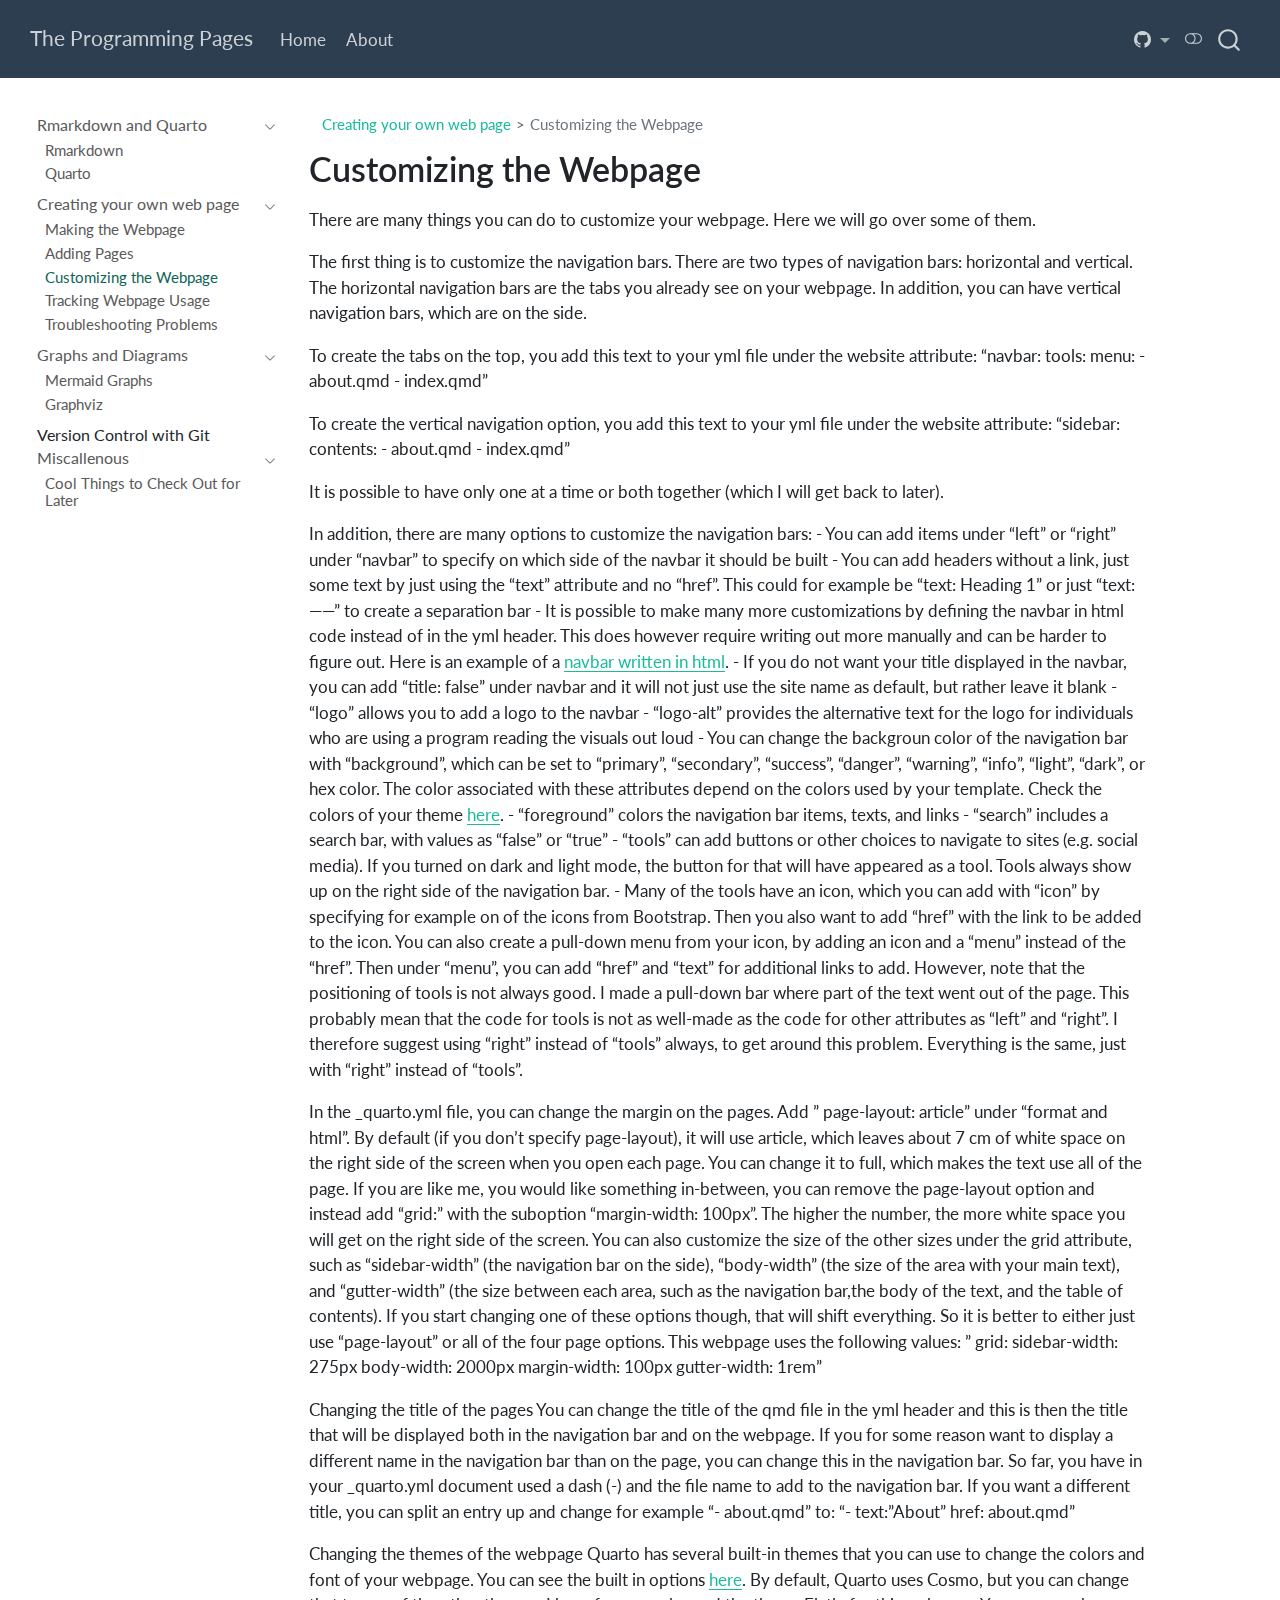
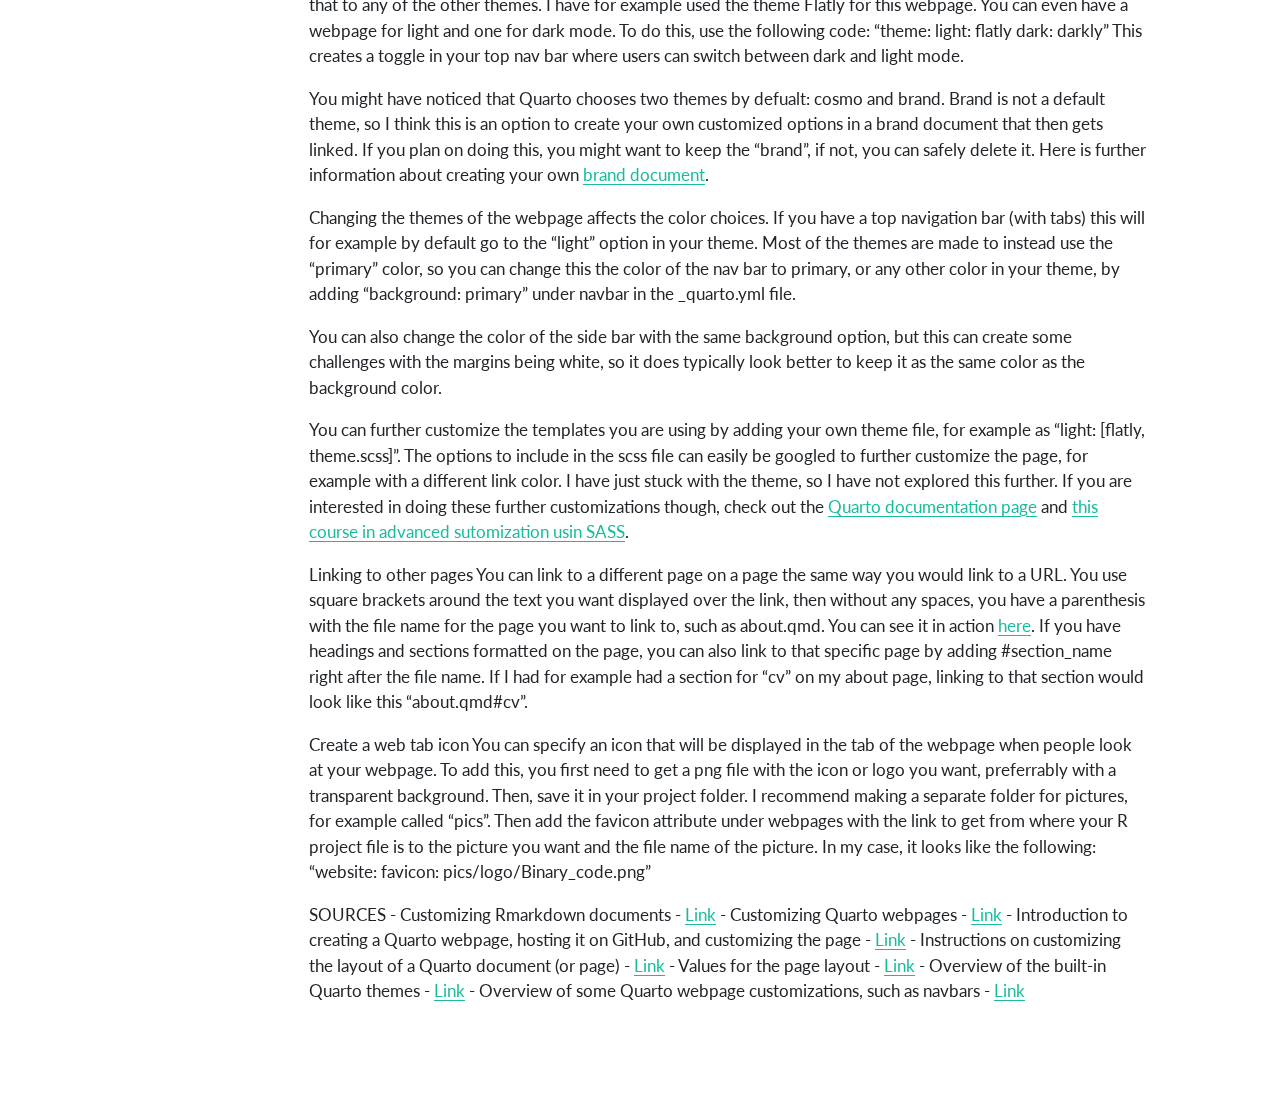
<file: docs/customize_webpage.html>
<!DOCTYPE html>
<html xmlns="http://www.w3.org/1999/xhtml" lang="en" xml:lang="en"><head>

<meta charset="utf-8">
<meta name="generator" content="quarto-1.6.42">

<meta name="viewport" content="width=device-width, initial-scale=1.0, user-scalable=yes">


<title>Customizing the Webpage – The Programming Pages</title>
<style>
code{white-space: pre-wrap;}
span.smallcaps{font-variant: small-caps;}
div.columns{display: flex; gap: min(4vw, 1.5em);}
div.column{flex: auto; overflow-x: auto;}
div.hanging-indent{margin-left: 1.5em; text-indent: -1.5em;}
ul.task-list{list-style: none;}
ul.task-list li input[type="checkbox"] {
  width: 0.8em;
  margin: 0 0.8em 0.2em -1em; /* quarto-specific, see https://github.com/quarto-dev/quarto-cli/issues/4556 */ 
  vertical-align: middle;
}
</style>


<script src="site_libs/quarto-nav/quarto-nav.js"></script>
<script src="site_libs/quarto-nav/headroom.min.js"></script>
<script src="site_libs/clipboard/clipboard.min.js"></script>
<script src="site_libs/quarto-search/autocomplete.umd.js"></script>
<script src="site_libs/quarto-search/fuse.min.js"></script>
<script src="site_libs/quarto-search/quarto-search.js"></script>
<meta name="quarto:offset" content="./">
<link href="./pics/logo/Binary_code.png" rel="icon" type="image/png">
<script src="site_libs/quarto-html/quarto.js"></script>
<script src="site_libs/quarto-html/popper.min.js"></script>
<script src="site_libs/quarto-html/tippy.umd.min.js"></script>
<script src="site_libs/quarto-html/anchor.min.js"></script>
<link href="site_libs/quarto-html/tippy.css" rel="stylesheet">
<link href="site_libs/quarto-html/quarto-syntax-highlighting-2f5df379a58b258e96c21c0638c20c03.css" rel="stylesheet" class="quarto-color-scheme" id="quarto-text-highlighting-styles">
<link href="site_libs/quarto-html/quarto-syntax-highlighting-dark-b53751a350365c71b6c909e95f209ed1.css" rel="prefetch" class="quarto-color-scheme quarto-color-alternate" id="quarto-text-highlighting-styles">
<script src="site_libs/bootstrap/bootstrap.min.js"></script>
<link href="site_libs/bootstrap/bootstrap-icons.css" rel="stylesheet">
<link href="site_libs/bootstrap/bootstrap-d6ca072a62b2cca0e3f858b3e39b526d.min.css" rel="stylesheet" append-hash="true" class="quarto-color-scheme" id="quarto-bootstrap" data-mode="light">
<link href="site_libs/bootstrap/bootstrap-dark-b5ff14e04d8ae20a31edfa64545b4920.min.css" rel="prefetch" append-hash="true" class="quarto-color-scheme quarto-color-alternate" id="quarto-bootstrap" data-mode="dark">
<script id="quarto-search-options" type="application/json">{
  "location": "navbar",
  "copy-button": false,
  "collapse-after": 3,
  "panel-placement": "end",
  "type": "overlay",
  "limit": 50,
  "keyboard-shortcut": [
    "f",
    "/",
    "s"
  ],
  "show-item-context": false,
  "language": {
    "search-no-results-text": "No results",
    "search-matching-documents-text": "matching documents",
    "search-copy-link-title": "Copy link to search",
    "search-hide-matches-text": "Hide additional matches",
    "search-more-match-text": "more match in this document",
    "search-more-matches-text": "more matches in this document",
    "search-clear-button-title": "Clear",
    "search-text-placeholder": "",
    "search-detached-cancel-button-title": "Cancel",
    "search-submit-button-title": "Submit",
    "search-label": "Search"
  }
}</script>
<script data-goatcounter="https://lzapffe.goatcounter.com/count" async="" src="//gc.zgo.at/count.js"></script>


<link rel="stylesheet" href="styles.css">
</head>

<body class="nav-sidebar floating nav-fixed">

<div id="quarto-search-results"></div>
  <header id="quarto-header" class="headroom fixed-top">
    <nav class="navbar navbar-expand-lg " data-bs-theme="dark">
      <div class="navbar-container container-fluid">
      <div class="navbar-brand-container mx-auto">
    <a class="navbar-brand" href="./index.html">
    <span class="navbar-title">The Programming Pages</span>
    </a>
  </div>
            <div id="quarto-search" class="" title="Search"></div>
          <button class="navbar-toggler" type="button" data-bs-toggle="collapse" data-bs-target="#navbarCollapse" aria-controls="navbarCollapse" role="menu" aria-expanded="false" aria-label="Toggle navigation" onclick="if (window.quartoToggleHeadroom) { window.quartoToggleHeadroom(); }">
  <span class="navbar-toggler-icon"></span>
</button>
          <div class="collapse navbar-collapse" id="navbarCollapse">
            <ul class="navbar-nav navbar-nav-scroll me-auto">
  <li class="nav-item">
    <a class="nav-link" href="./index.html"> 
<span class="menu-text">Home</span></a>
  </li>  
  <li class="nav-item">
    <a class="nav-link" href="./about.html"> 
<span class="menu-text">About</span></a>
  </li>  
</ul>
            <ul class="navbar-nav navbar-nav-scroll ms-auto">
  <li class="nav-item dropdown ">
    <a class="nav-link dropdown-toggle" href="#" id="nav-menu-bi-github" role="link" data-bs-toggle="dropdown" aria-expanded="false">
      <i class="bi bi-github" role="img">
</i> 
 <span class="menu-text"></span>
    </a>
    <ul class="dropdown-menu dropdown-menu-end" aria-labelledby="nav-menu-bi-github">    
        <li>
    <a class="dropdown-item" href="https://github.com/lzapffe/programming-pages">
 <span class="dropdown-text">GitHub repository</span></a>
  </li>  
        <li>
    <a class="dropdown-item" href="https://github.com/lzapffe/programming-pages/issues">
 <span class="dropdown-text">Suggest improvements</span></a>
  </li>  
        <li>
    <a class="dropdown-item" href="./contact.html"><i class="bi bi-chat-text" role="img">
</i> 
 <span class="dropdown-text">Contact me</span></a>
  </li>  
    </ul>
  </li>
</ul>
          </div> <!-- /navcollapse -->
            <div class="quarto-navbar-tools">
  <a href="" class="quarto-color-scheme-toggle quarto-navigation-tool  px-1" onclick="window.quartoToggleColorScheme(); return false;" title="Toggle dark mode"><i class="bi"></i></a>
</div>
      </div> <!-- /container-fluid -->
    </nav>
  <nav class="quarto-secondary-nav">
    <div class="container-fluid d-flex">
      <button type="button" class="quarto-btn-toggle btn" data-bs-toggle="collapse" role="button" data-bs-target=".quarto-sidebar-collapse-item" aria-controls="quarto-sidebar" aria-expanded="false" aria-label="Toggle sidebar navigation" onclick="if (window.quartoToggleHeadroom) { window.quartoToggleHeadroom(); }">
        <i class="bi bi-layout-text-sidebar-reverse"></i>
      </button>
        <nav class="quarto-page-breadcrumbs" aria-label="breadcrumb"><ol class="breadcrumb"><li class="breadcrumb-item"><a href="./make_web_page.html">Creating your own web page</a></li><li class="breadcrumb-item"><a href="./customize_webpage.html">Customizing the Webpage</a></li></ol></nav>
        <a class="flex-grow-1" role="navigation" data-bs-toggle="collapse" data-bs-target=".quarto-sidebar-collapse-item" aria-controls="quarto-sidebar" aria-expanded="false" aria-label="Toggle sidebar navigation" onclick="if (window.quartoToggleHeadroom) { window.quartoToggleHeadroom(); }">      
        </a>
    </div>
  </nav>
</header>
<!-- content -->
<div id="quarto-content" class="quarto-container page-columns page-rows-contents page-layout-article page-navbar">
<!-- sidebar -->
  <nav id="quarto-sidebar" class="sidebar collapse collapse-horizontal quarto-sidebar-collapse-item sidebar-navigation floating overflow-auto">
    <div class="sidebar-menu-container"> 
    <ul class="list-unstyled mt-1">
        <li class="sidebar-item sidebar-item-section">
      <div class="sidebar-item-container"> 
            <a class="sidebar-item-text sidebar-link text-start" data-bs-toggle="collapse" data-bs-target="#quarto-sidebar-section-1" role="navigation" aria-expanded="true">
 <span class="menu-text">Rmarkdown and Quarto</span></a>
          <a class="sidebar-item-toggle text-start" data-bs-toggle="collapse" data-bs-target="#quarto-sidebar-section-1" role="navigation" aria-expanded="true" aria-label="Toggle section">
            <i class="bi bi-chevron-right ms-2"></i>
          </a> 
      </div>
      <ul id="quarto-sidebar-section-1" class="collapse list-unstyled sidebar-section depth1 show">  
          <li class="sidebar-item">
  <div class="sidebar-item-container"> 
  <a href="./rmarkdown_basics.html" class="sidebar-item-text sidebar-link">
 <span class="menu-text">Rmarkdown</span></a>
  </div>
</li>
          <li class="sidebar-item">
  <div class="sidebar-item-container"> 
  <a href="./quarto.html" class="sidebar-item-text sidebar-link">
 <span class="menu-text">Quarto</span></a>
  </div>
</li>
      </ul>
  </li>
        <li class="sidebar-item sidebar-item-section">
      <div class="sidebar-item-container"> 
            <a class="sidebar-item-text sidebar-link text-start" data-bs-toggle="collapse" data-bs-target="#quarto-sidebar-section-2" role="navigation" aria-expanded="true">
 <span class="menu-text">Creating your own web page</span></a>
          <a class="sidebar-item-toggle text-start" data-bs-toggle="collapse" data-bs-target="#quarto-sidebar-section-2" role="navigation" aria-expanded="true" aria-label="Toggle section">
            <i class="bi bi-chevron-right ms-2"></i>
          </a> 
      </div>
      <ul id="quarto-sidebar-section-2" class="collapse list-unstyled sidebar-section depth1 show">  
          <li class="sidebar-item">
  <div class="sidebar-item-container"> 
  <a href="./make_web_page.html" class="sidebar-item-text sidebar-link">
 <span class="menu-text">Making the Webpage</span></a>
  </div>
</li>
          <li class="sidebar-item">
  <div class="sidebar-item-container"> 
  <a href="./add_pages.html" class="sidebar-item-text sidebar-link">
 <span class="menu-text">Adding Pages</span></a>
  </div>
</li>
          <li class="sidebar-item">
  <div class="sidebar-item-container"> 
  <a href="./customize_webpage.html" class="sidebar-item-text sidebar-link active">
 <span class="menu-text">Customizing the Webpage</span></a>
  </div>
</li>
          <li class="sidebar-item">
  <div class="sidebar-item-container"> 
  <a href="./track_webpage.html" class="sidebar-item-text sidebar-link">
 <span class="menu-text">Tracking Webpage Usage</span></a>
  </div>
</li>
          <li class="sidebar-item">
  <div class="sidebar-item-container"> 
  <a href="./troubleshooting.html" class="sidebar-item-text sidebar-link">
 <span class="menu-text">Troubleshooting Problems</span></a>
  </div>
</li>
      </ul>
  </li>
        <li class="sidebar-item sidebar-item-section">
      <div class="sidebar-item-container"> 
            <a class="sidebar-item-text sidebar-link text-start" data-bs-toggle="collapse" data-bs-target="#quarto-sidebar-section-3" role="navigation" aria-expanded="true">
 <span class="menu-text">Graphs and Diagrams</span></a>
          <a class="sidebar-item-toggle text-start" data-bs-toggle="collapse" data-bs-target="#quarto-sidebar-section-3" role="navigation" aria-expanded="true" aria-label="Toggle section">
            <i class="bi bi-chevron-right ms-2"></i>
          </a> 
      </div>
      <ul id="quarto-sidebar-section-3" class="collapse list-unstyled sidebar-section depth1 show">  
          <li class="sidebar-item">
  <div class="sidebar-item-container"> 
  <a href="./mermaid.html" class="sidebar-item-text sidebar-link">
 <span class="menu-text">Mermaid Graphs</span></a>
  </div>
</li>
          <li class="sidebar-item">
  <div class="sidebar-item-container"> 
  <a href="./graphviz.html" class="sidebar-item-text sidebar-link">
 <span class="menu-text">Graphviz</span></a>
  </div>
</li>
      </ul>
  </li>
        <li class="sidebar-item sidebar-item-section">
      <span class="sidebar-item-text sidebar-link text-start">
 <span class="menu-text">Version Control with Git</span></span>
  </li>
        <li class="sidebar-item sidebar-item-section">
      <div class="sidebar-item-container"> 
            <a class="sidebar-item-text sidebar-link text-start" data-bs-toggle="collapse" data-bs-target="#quarto-sidebar-section-5" role="navigation" aria-expanded="true">
 <span class="menu-text">Miscallenous</span></a>
          <a class="sidebar-item-toggle text-start" data-bs-toggle="collapse" data-bs-target="#quarto-sidebar-section-5" role="navigation" aria-expanded="true" aria-label="Toggle section">
            <i class="bi bi-chevron-right ms-2"></i>
          </a> 
      </div>
      <ul id="quarto-sidebar-section-5" class="collapse list-unstyled sidebar-section depth1 show">  
          <li class="sidebar-item">
  <div class="sidebar-item-container"> 
  <a href="./cool_things.html" class="sidebar-item-text sidebar-link">
 <span class="menu-text">Cool Things to Check Out for Later</span></a>
  </div>
</li>
      </ul>
  </li>
    </ul>
    </div>
</nav>
<div id="quarto-sidebar-glass" class="quarto-sidebar-collapse-item" data-bs-toggle="collapse" data-bs-target=".quarto-sidebar-collapse-item"></div>
<!-- margin-sidebar -->
    <div id="quarto-margin-sidebar" class="sidebar margin-sidebar zindex-bottom">
        
    </div>
<!-- main -->
<main class="content" id="quarto-document-content">

<header id="title-block-header" class="quarto-title-block default"><nav class="quarto-page-breadcrumbs quarto-title-breadcrumbs d-none d-lg-block" aria-label="breadcrumb"><ol class="breadcrumb"><li class="breadcrumb-item"><a href="./make_web_page.html">Creating your own web page</a></li><li class="breadcrumb-item"><a href="./customize_webpage.html">Customizing the Webpage</a></li></ol></nav>
<div class="quarto-title">
<h1 class="title">Customizing the Webpage</h1>
</div>



<div class="quarto-title-meta">

    
  
    
  </div>
  


</header>


<p>There are many things you can do to customize your webpage. Here we will go over some of them.</p>
<p>The first thing is to customize the navigation bars. There are two types of navigation bars: horizontal and vertical. The horizontal navigation bars are the tabs you already see on your webpage. In addition, you can have vertical navigation bars, which are on the side.</p>
<p>To create the tabs on the top, you add this text to your yml file under the website attribute: “navbar: tools: menu: - about.qmd - index.qmd”</p>
<p>To create the vertical navigation option, you add this text to your yml file under the website attribute: “sidebar: contents: - about.qmd - index.qmd”</p>
<p>It is possible to have only one at a time or both together (which I will get back to later).</p>
<p>In addition, there are many options to customize the navigation bars: - You can add items under “left” or “right” under “navbar” to specify on which side of the navbar it should be built - You can add headers without a link, just some text by just using the “text” attribute and no “href”. This could for example be “text: Heading 1” or just “text: ——” to create a separation bar - It is possible to make many more customizations by defining the navbar in html code instead of in the yml header. This does however require writing out more manually and can be harder to figure out. Here is an example of a <a href="https://github.com/rstudio/rmarkdown-website/blob/master/_navbar.html">navbar written in html</a>. - If you do not want your title displayed in the navbar, you can add “title: false” under navbar and it will not just use the site name as default, but rather leave it blank - “logo” allows you to add a logo to the navbar - “logo-alt” provides the alternative text for the logo for individuals who are using a program reading the visuals out loud - You can change the backgroun color of the navigation bar with “background”, which can be set to “primary”, “secondary”, “success”, “danger”, “warning”, “info”, “light”, “dark”, or hex color. The color associated with these attributes depend on the colors used by your template. Check the colors of your theme <a href="https://bootswatch.com/">here</a>. - “foreground” colors the navigation bar items, texts, and links - “search” includes a search bar, with values as “false” or “true” - “tools” can add buttons or other choices to navigate to sites (e.g.&nbsp;social media). If you turned on dark and light mode, the button for that will have appeared as a tool. Tools always show up on the right side of the navigation bar. - Many of the tools have an icon, which you can add with “icon” by specifying for example on of the icons from Bootstrap. Then you also want to add “href” with the link to be added to the icon. You can also create a pull-down menu from your icon, by adding an icon and a “menu” instead of the “href”. Then under “menu”, you can add “href” and “text” for additional links to add. However, note that the positioning of tools is not always good. I made a pull-down bar where part of the text went out of the page. This probably mean that the code for tools is not as well-made as the code for other attributes as “left” and “right”. I therefore suggest using “right” instead of “tools” always, to get around this problem. Everything is the same, just with “right” instead of “tools”.</p>
<p>In the _quarto.yml file, you can change the margin on the pages. Add ” page-layout: article” under “format and html”. By default (if you don’t specify page-layout), it will use article, which leaves about 7 cm of white space on the right side of the screen when you open each page. You can change it to full, which makes the text use all of the page. If you are like me, you would like something in-between, you can remove the page-layout option and instead add “grid:” with the suboption “margin-width: 100px”. The higher the number, the more white space you will get on the right side of the screen. You can also customize the size of the other sizes under the grid attribute, such as “sidebar-width” (the navigation bar on the side), “body-width” (the size of the area with your main text), and “gutter-width” (the size between each area, such as the navigation bar,the body of the text, and the table of contents). If you start changing one of these options though, that will shift everything. So it is better to either just use “page-layout” or all of the four page options. This webpage uses the following values: ” grid: sidebar-width: 275px body-width: 2000px margin-width: 100px gutter-width: 1rem”</p>
<p>Changing the title of the pages You can change the title of the qmd file in the yml header and this is then the title that will be displayed both in the navigation bar and on the webpage. If you for some reason want to display a different name in the navigation bar than on the page, you can change this in the navigation bar. So far, you have in your _quarto.yml document used a dash (-) and the file name to add to the navigation bar. If you want a different title, you can split an entry up and change for example “- about.qmd” to: “- text:”About” href: about.qmd”</p>
<p>Changing the themes of the webpage Quarto has several built-in themes that you can use to change the colors and font of your webpage. You can see the built in options <a href="https://bootswatch.com/">here</a>. By default, Quarto uses Cosmo, but you can change that to any of the other themes. I have for example used the theme Flatly for this webpage. You can even have a webpage for light and one for dark mode. To do this, use the following code: “theme: light: flatly dark: darkly” This creates a toggle in your top nav bar where users can switch between dark and light mode.</p>
<p>You might have noticed that Quarto chooses two themes by defualt: cosmo and brand. Brand is not a default theme, so I think this is an option to create your own customized options in a brand document that then gets linked. If you plan on doing this, you might want to keep the “brand”, if not, you can safely delete it. Here is further information about creating your own <a href="https://quarto.org/docs/authoring/brand.html">brand document</a>.</p>
<p>Changing the themes of the webpage affects the color choices. If you have a top navigation bar (with tabs) this will for example by default go to the “light” option in your theme. Most of the themes are made to instead use the “primary” color, so you can change this the color of the nav bar to primary, or any other color in your theme, by adding “background: primary” under navbar in the _quarto.yml file.</p>
<p>You can also change the color of the side bar with the same background option, but this can create some challenges with the margins being white, so it does typically look better to keep it as the same color as the background color.</p>
<p>You can further customize the templates you are using by adding your own theme file, for example as “light: [flatly, theme.scss]”. The options to include in the scss file can easily be googled to further customize the page, for example with a different link color. I have just stuck with the theme, so I have not explored this further. If you are interested in doing these further customizations though, check out the <a href="https://quarto.org/docs/output-formats/html-themes.html">Quarto documentation page</a> and <a href="https://ucsb-meds.github.io/customizing-quarto-websites/#/title-slide">this course in advanced sutomization usin SASS</a>.</p>
<p>Linking to other pages You can link to a different page on a page the same way you would link to a URL. You use square brackets around the text you want displayed over the link, then without any spaces, you have a parenthesis with the file name for the page you want to link to, such as about.qmd. You can see it in action <a href="./about.html">here</a>. If you have headings and sections formatted on the page, you can also link to that specific page by adding #section_name right after the file name. If I had for example had a section for “cv” on my about page, linking to that section would look like this “about.qmd#cv”.</p>
<p>Create a web tab icon You can specify an icon that will be displayed in the tab of the webpage when people look at your webpage. To add this, you first need to get a png file with the icon or logo you want, preferrably with a transparent background. Then, save it in your project folder. I recommend making a separate folder for pictures, for example called “pics”. Then add the favicon attribute under webpages with the link to get from where your R project file is to the picture you want and the file name of the picture. In my case, it looks like the following: “website: favicon: pics/logo/Binary_code.png”</p>
<p>SOURCES - Customizing Rmarkdown documents - <a href="https://rstudio4edu.github.io/rstudio4edu-book/doc-dress.html">Link</a> - Customizing Quarto webpages - <a href="https://quarto.org/docs/websites/website-navigation.html#side-navigation">Link</a> - Introduction to creating a Quarto webpage, hosting it on GitHub, and customizing the page - <a href="https://ucsb-meds.github.io/creating-quarto-websites/">Link</a> - Instructions on customizing the layout of a Quarto document (or page) - <a href="https://quarto.org/docs/output-formats/page-layout.html">Link</a> - Values for the page layout - <a href="https://forum.posit.co/t/how-to-control-the-left-and-right-empty-space-on-quarto-blog/169633/3">Link</a> - Overview of the built-in Quarto themes - <a href="https://bootswatch.com/">Link</a> - Overview of some Quarto webpage customizations, such as navbars - <a href="https://bookdown.org/yihui/rmarkdown/rmarkdown-site.html">Link</a></p>



</main> <!-- /main -->
<script id="quarto-html-after-body" type="application/javascript">
window.document.addEventListener("DOMContentLoaded", function (event) {
  const toggleBodyColorMode = (bsSheetEl) => {
    const mode = bsSheetEl.getAttribute("data-mode");
    const bodyEl = window.document.querySelector("body");
    if (mode === "dark") {
      bodyEl.classList.add("quarto-dark");
      bodyEl.classList.remove("quarto-light");
    } else {
      bodyEl.classList.add("quarto-light");
      bodyEl.classList.remove("quarto-dark");
    }
  }
  const toggleBodyColorPrimary = () => {
    const bsSheetEl = window.document.querySelector("link#quarto-bootstrap");
    if (bsSheetEl) {
      toggleBodyColorMode(bsSheetEl);
    }
  }
  toggleBodyColorPrimary();  
  const disableStylesheet = (stylesheets) => {
    for (let i=0; i < stylesheets.length; i++) {
      const stylesheet = stylesheets[i];
      stylesheet.rel = 'prefetch';
    }
  }
  const enableStylesheet = (stylesheets) => {
    for (let i=0; i < stylesheets.length; i++) {
      const stylesheet = stylesheets[i];
      stylesheet.rel = 'stylesheet';
    }
  }
  const manageTransitions = (selector, allowTransitions) => {
    const els = window.document.querySelectorAll(selector);
    for (let i=0; i < els.length; i++) {
      const el = els[i];
      if (allowTransitions) {
        el.classList.remove('notransition');
      } else {
        el.classList.add('notransition');
      }
    }
  }
  const toggleGiscusIfUsed = (isAlternate, darkModeDefault) => {
    const baseTheme = document.querySelector('#giscus-base-theme')?.value ?? 'light';
    const alternateTheme = document.querySelector('#giscus-alt-theme')?.value ?? 'dark';
    let newTheme = '';
    if(darkModeDefault) {
      newTheme = isAlternate ? baseTheme : alternateTheme;
    } else {
      newTheme = isAlternate ? alternateTheme : baseTheme;
    }
    const changeGiscusTheme = () => {
      // From: https://github.com/giscus/giscus/issues/336
      const sendMessage = (message) => {
        const iframe = document.querySelector('iframe.giscus-frame');
        if (!iframe) return;
        iframe.contentWindow.postMessage({ giscus: message }, 'https://giscus.app');
      }
      sendMessage({
        setConfig: {
          theme: newTheme
        }
      });
    }
    const isGiscussLoaded = window.document.querySelector('iframe.giscus-frame') !== null;
    if (isGiscussLoaded) {
      changeGiscusTheme();
    }
  }
  const toggleColorMode = (alternate) => {
    // Switch the stylesheets
    const alternateStylesheets = window.document.querySelectorAll('link.quarto-color-scheme.quarto-color-alternate');
    manageTransitions('#quarto-margin-sidebar .nav-link', false);
    if (alternate) {
      enableStylesheet(alternateStylesheets);
      for (const sheetNode of alternateStylesheets) {
        if (sheetNode.id === "quarto-bootstrap") {
          toggleBodyColorMode(sheetNode);
        }
      }
    } else {
      disableStylesheet(alternateStylesheets);
      toggleBodyColorPrimary();
    }
    manageTransitions('#quarto-margin-sidebar .nav-link', true);
    // Switch the toggles
    const toggles = window.document.querySelectorAll('.quarto-color-scheme-toggle');
    for (let i=0; i < toggles.length; i++) {
      const toggle = toggles[i];
      if (toggle) {
        if (alternate) {
          toggle.classList.add("alternate");     
        } else {
          toggle.classList.remove("alternate");
        }
      }
    }
    // Hack to workaround the fact that safari doesn't
    // properly recolor the scrollbar when toggling (#1455)
    if (navigator.userAgent.indexOf('Safari') > 0 && navigator.userAgent.indexOf('Chrome') == -1) {
      manageTransitions("body", false);
      window.scrollTo(0, 1);
      setTimeout(() => {
        window.scrollTo(0, 0);
        manageTransitions("body", true);
      }, 40);  
    }
  }
  const isFileUrl = () => { 
    return window.location.protocol === 'file:';
  }
  const hasAlternateSentinel = () => {  
    let styleSentinel = getColorSchemeSentinel();
    if (styleSentinel !== null) {
      return styleSentinel === "alternate";
    } else {
      return false;
    }
  }
  const setStyleSentinel = (alternate) => {
    const value = alternate ? "alternate" : "default";
    if (!isFileUrl()) {
      window.localStorage.setItem("quarto-color-scheme", value);
    } else {
      localAlternateSentinel = value;
    }
  }
  const getColorSchemeSentinel = () => {
    if (!isFileUrl()) {
      const storageValue = window.localStorage.getItem("quarto-color-scheme");
      return storageValue != null ? storageValue : localAlternateSentinel;
    } else {
      return localAlternateSentinel;
    }
  }
  const darkModeDefault = false;
  let localAlternateSentinel = darkModeDefault ? 'alternate' : 'default';
  // Dark / light mode switch
  window.quartoToggleColorScheme = () => {
    // Read the current dark / light value 
    let toAlternate = !hasAlternateSentinel();
    toggleColorMode(toAlternate);
    setStyleSentinel(toAlternate);
    toggleGiscusIfUsed(toAlternate, darkModeDefault);
  };
  // Ensure there is a toggle, if there isn't float one in the top right
  if (window.document.querySelector('.quarto-color-scheme-toggle') === null) {
    const a = window.document.createElement('a');
    a.classList.add('top-right');
    a.classList.add('quarto-color-scheme-toggle');
    a.href = "";
    a.onclick = function() { try { window.quartoToggleColorScheme(); } catch {} return false; };
    const i = window.document.createElement("i");
    i.classList.add('bi');
    a.appendChild(i);
    window.document.body.appendChild(a);
  }
  // Switch to dark mode if need be
  if (hasAlternateSentinel()) {
    toggleColorMode(true);
  } else {
    toggleColorMode(false);
  }
  const icon = "";
  const anchorJS = new window.AnchorJS();
  anchorJS.options = {
    placement: 'right',
    icon: icon
  };
  anchorJS.add('.anchored');
  const isCodeAnnotation = (el) => {
    for (const clz of el.classList) {
      if (clz.startsWith('code-annotation-')) {                     
        return true;
      }
    }
    return false;
  }
  const onCopySuccess = function(e) {
    // button target
    const button = e.trigger;
    // don't keep focus
    button.blur();
    // flash "checked"
    button.classList.add('code-copy-button-checked');
    var currentTitle = button.getAttribute("title");
    button.setAttribute("title", "Copied!");
    let tooltip;
    if (window.bootstrap) {
      button.setAttribute("data-bs-toggle", "tooltip");
      button.setAttribute("data-bs-placement", "left");
      button.setAttribute("data-bs-title", "Copied!");
      tooltip = new bootstrap.Tooltip(button, 
        { trigger: "manual", 
          customClass: "code-copy-button-tooltip",
          offset: [0, -8]});
      tooltip.show();    
    }
    setTimeout(function() {
      if (tooltip) {
        tooltip.hide();
        button.removeAttribute("data-bs-title");
        button.removeAttribute("data-bs-toggle");
        button.removeAttribute("data-bs-placement");
      }
      button.setAttribute("title", currentTitle);
      button.classList.remove('code-copy-button-checked');
    }, 1000);
    // clear code selection
    e.clearSelection();
  }
  const getTextToCopy = function(trigger) {
      const codeEl = trigger.previousElementSibling.cloneNode(true);
      for (const childEl of codeEl.children) {
        if (isCodeAnnotation(childEl)) {
          childEl.remove();
        }
      }
      return codeEl.innerText;
  }
  const clipboard = new window.ClipboardJS('.code-copy-button:not([data-in-quarto-modal])', {
    text: getTextToCopy
  });
  clipboard.on('success', onCopySuccess);
  if (window.document.getElementById('quarto-embedded-source-code-modal')) {
    const clipboardModal = new window.ClipboardJS('.code-copy-button[data-in-quarto-modal]', {
      text: getTextToCopy,
      container: window.document.getElementById('quarto-embedded-source-code-modal')
    });
    clipboardModal.on('success', onCopySuccess);
  }
    var localhostRegex = new RegExp(/^(?:http|https):\/\/localhost\:?[0-9]*\//);
    var mailtoRegex = new RegExp(/^mailto:/);
      var filterRegex = new RegExp('/' + window.location.host + '/');
    var isInternal = (href) => {
        return filterRegex.test(href) || localhostRegex.test(href) || mailtoRegex.test(href);
    }
    // Inspect non-navigation links and adorn them if external
 	var links = window.document.querySelectorAll('a[href]:not(.nav-link):not(.navbar-brand):not(.toc-action):not(.sidebar-link):not(.sidebar-item-toggle):not(.pagination-link):not(.no-external):not([aria-hidden]):not(.dropdown-item):not(.quarto-navigation-tool):not(.about-link)');
    for (var i=0; i<links.length; i++) {
      const link = links[i];
      if (!isInternal(link.href)) {
        // undo the damage that might have been done by quarto-nav.js in the case of
        // links that we want to consider external
        if (link.dataset.originalHref !== undefined) {
          link.href = link.dataset.originalHref;
        }
      }
    }
  function tippyHover(el, contentFn, onTriggerFn, onUntriggerFn) {
    const config = {
      allowHTML: true,
      maxWidth: 500,
      delay: 100,
      arrow: false,
      appendTo: function(el) {
          return el.parentElement;
      },
      interactive: true,
      interactiveBorder: 10,
      theme: 'quarto',
      placement: 'bottom-start',
    };
    if (contentFn) {
      config.content = contentFn;
    }
    if (onTriggerFn) {
      config.onTrigger = onTriggerFn;
    }
    if (onUntriggerFn) {
      config.onUntrigger = onUntriggerFn;
    }
    window.tippy(el, config); 
  }
  const noterefs = window.document.querySelectorAll('a[role="doc-noteref"]');
  for (var i=0; i<noterefs.length; i++) {
    const ref = noterefs[i];
    tippyHover(ref, function() {
      // use id or data attribute instead here
      let href = ref.getAttribute('data-footnote-href') || ref.getAttribute('href');
      try { href = new URL(href).hash; } catch {}
      const id = href.replace(/^#\/?/, "");
      const note = window.document.getElementById(id);
      if (note) {
        return note.innerHTML;
      } else {
        return "";
      }
    });
  }
  const xrefs = window.document.querySelectorAll('a.quarto-xref');
  const processXRef = (id, note) => {
    // Strip column container classes
    const stripColumnClz = (el) => {
      el.classList.remove("page-full", "page-columns");
      if (el.children) {
        for (const child of el.children) {
          stripColumnClz(child);
        }
      }
    }
    stripColumnClz(note)
    if (id === null || id.startsWith('sec-')) {
      // Special case sections, only their first couple elements
      const container = document.createElement("div");
      if (note.children && note.children.length > 2) {
        container.appendChild(note.children[0].cloneNode(true));
        for (let i = 1; i < note.children.length; i++) {
          const child = note.children[i];
          if (child.tagName === "P" && child.innerText === "") {
            continue;
          } else {
            container.appendChild(child.cloneNode(true));
            break;
          }
        }
        if (window.Quarto?.typesetMath) {
          window.Quarto.typesetMath(container);
        }
        return container.innerHTML
      } else {
        if (window.Quarto?.typesetMath) {
          window.Quarto.typesetMath(note);
        }
        return note.innerHTML;
      }
    } else {
      // Remove any anchor links if they are present
      const anchorLink = note.querySelector('a.anchorjs-link');
      if (anchorLink) {
        anchorLink.remove();
      }
      if (window.Quarto?.typesetMath) {
        window.Quarto.typesetMath(note);
      }
      if (note.classList.contains("callout")) {
        return note.outerHTML;
      } else {
        return note.innerHTML;
      }
    }
  }
  for (var i=0; i<xrefs.length; i++) {
    const xref = xrefs[i];
    tippyHover(xref, undefined, function(instance) {
      instance.disable();
      let url = xref.getAttribute('href');
      let hash = undefined; 
      if (url.startsWith('#')) {
        hash = url;
      } else {
        try { hash = new URL(url).hash; } catch {}
      }
      if (hash) {
        const id = hash.replace(/^#\/?/, "");
        const note = window.document.getElementById(id);
        if (note !== null) {
          try {
            const html = processXRef(id, note.cloneNode(true));
            instance.setContent(html);
          } finally {
            instance.enable();
            instance.show();
          }
        } else {
          // See if we can fetch this
          fetch(url.split('#')[0])
          .then(res => res.text())
          .then(html => {
            const parser = new DOMParser();
            const htmlDoc = parser.parseFromString(html, "text/html");
            const note = htmlDoc.getElementById(id);
            if (note !== null) {
              const html = processXRef(id, note);
              instance.setContent(html);
            } 
          }).finally(() => {
            instance.enable();
            instance.show();
          });
        }
      } else {
        // See if we can fetch a full url (with no hash to target)
        // This is a special case and we should probably do some content thinning / targeting
        fetch(url)
        .then(res => res.text())
        .then(html => {
          const parser = new DOMParser();
          const htmlDoc = parser.parseFromString(html, "text/html");
          const note = htmlDoc.querySelector('main.content');
          if (note !== null) {
            // This should only happen for chapter cross references
            // (since there is no id in the URL)
            // remove the first header
            if (note.children.length > 0 && note.children[0].tagName === "HEADER") {
              note.children[0].remove();
            }
            const html = processXRef(null, note);
            instance.setContent(html);
          } 
        }).finally(() => {
          instance.enable();
          instance.show();
        });
      }
    }, function(instance) {
    });
  }
      let selectedAnnoteEl;
      const selectorForAnnotation = ( cell, annotation) => {
        let cellAttr = 'data-code-cell="' + cell + '"';
        let lineAttr = 'data-code-annotation="' +  annotation + '"';
        const selector = 'span[' + cellAttr + '][' + lineAttr + ']';
        return selector;
      }
      const selectCodeLines = (annoteEl) => {
        const doc = window.document;
        const targetCell = annoteEl.getAttribute("data-target-cell");
        const targetAnnotation = annoteEl.getAttribute("data-target-annotation");
        const annoteSpan = window.document.querySelector(selectorForAnnotation(targetCell, targetAnnotation));
        const lines = annoteSpan.getAttribute("data-code-lines").split(",");
        const lineIds = lines.map((line) => {
          return targetCell + "-" + line;
        })
        let top = null;
        let height = null;
        let parent = null;
        if (lineIds.length > 0) {
            //compute the position of the single el (top and bottom and make a div)
            const el = window.document.getElementById(lineIds[0]);
            top = el.offsetTop;
            height = el.offsetHeight;
            parent = el.parentElement.parentElement;
          if (lineIds.length > 1) {
            const lastEl = window.document.getElementById(lineIds[lineIds.length - 1]);
            const bottom = lastEl.offsetTop + lastEl.offsetHeight;
            height = bottom - top;
          }
          if (top !== null && height !== null && parent !== null) {
            // cook up a div (if necessary) and position it 
            let div = window.document.getElementById("code-annotation-line-highlight");
            if (div === null) {
              div = window.document.createElement("div");
              div.setAttribute("id", "code-annotation-line-highlight");
              div.style.position = 'absolute';
              parent.appendChild(div);
            }
            div.style.top = top - 2 + "px";
            div.style.height = height + 4 + "px";
            div.style.left = 0;
            let gutterDiv = window.document.getElementById("code-annotation-line-highlight-gutter");
            if (gutterDiv === null) {
              gutterDiv = window.document.createElement("div");
              gutterDiv.setAttribute("id", "code-annotation-line-highlight-gutter");
              gutterDiv.style.position = 'absolute';
              const codeCell = window.document.getElementById(targetCell);
              const gutter = codeCell.querySelector('.code-annotation-gutter');
              gutter.appendChild(gutterDiv);
            }
            gutterDiv.style.top = top - 2 + "px";
            gutterDiv.style.height = height + 4 + "px";
          }
          selectedAnnoteEl = annoteEl;
        }
      };
      const unselectCodeLines = () => {
        const elementsIds = ["code-annotation-line-highlight", "code-annotation-line-highlight-gutter"];
        elementsIds.forEach((elId) => {
          const div = window.document.getElementById(elId);
          if (div) {
            div.remove();
          }
        });
        selectedAnnoteEl = undefined;
      };
        // Handle positioning of the toggle
    window.addEventListener(
      "resize",
      throttle(() => {
        elRect = undefined;
        if (selectedAnnoteEl) {
          selectCodeLines(selectedAnnoteEl);
        }
      }, 10)
    );
    function throttle(fn, ms) {
    let throttle = false;
    let timer;
      return (...args) => {
        if(!throttle) { // first call gets through
            fn.apply(this, args);
            throttle = true;
        } else { // all the others get throttled
            if(timer) clearTimeout(timer); // cancel #2
            timer = setTimeout(() => {
              fn.apply(this, args);
              timer = throttle = false;
            }, ms);
        }
      };
    }
      // Attach click handler to the DT
      const annoteDls = window.document.querySelectorAll('dt[data-target-cell]');
      for (const annoteDlNode of annoteDls) {
        annoteDlNode.addEventListener('click', (event) => {
          const clickedEl = event.target;
          if (clickedEl !== selectedAnnoteEl) {
            unselectCodeLines();
            const activeEl = window.document.querySelector('dt[data-target-cell].code-annotation-active');
            if (activeEl) {
              activeEl.classList.remove('code-annotation-active');
            }
            selectCodeLines(clickedEl);
            clickedEl.classList.add('code-annotation-active');
          } else {
            // Unselect the line
            unselectCodeLines();
            clickedEl.classList.remove('code-annotation-active');
          }
        });
      }
  const findCites = (el) => {
    const parentEl = el.parentElement;
    if (parentEl) {
      const cites = parentEl.dataset.cites;
      if (cites) {
        return {
          el,
          cites: cites.split(' ')
        };
      } else {
        return findCites(el.parentElement)
      }
    } else {
      return undefined;
    }
  };
  var bibliorefs = window.document.querySelectorAll('a[role="doc-biblioref"]');
  for (var i=0; i<bibliorefs.length; i++) {
    const ref = bibliorefs[i];
    const citeInfo = findCites(ref);
    if (citeInfo) {
      tippyHover(citeInfo.el, function() {
        var popup = window.document.createElement('div');
        citeInfo.cites.forEach(function(cite) {
          var citeDiv = window.document.createElement('div');
          citeDiv.classList.add('hanging-indent');
          citeDiv.classList.add('csl-entry');
          var biblioDiv = window.document.getElementById('ref-' + cite);
          if (biblioDiv) {
            citeDiv.innerHTML = biblioDiv.innerHTML;
          }
          popup.appendChild(citeDiv);
        });
        return popup.innerHTML;
      });
    }
  }
});
</script>
</div> <!-- /content -->




</body></html>
</file>
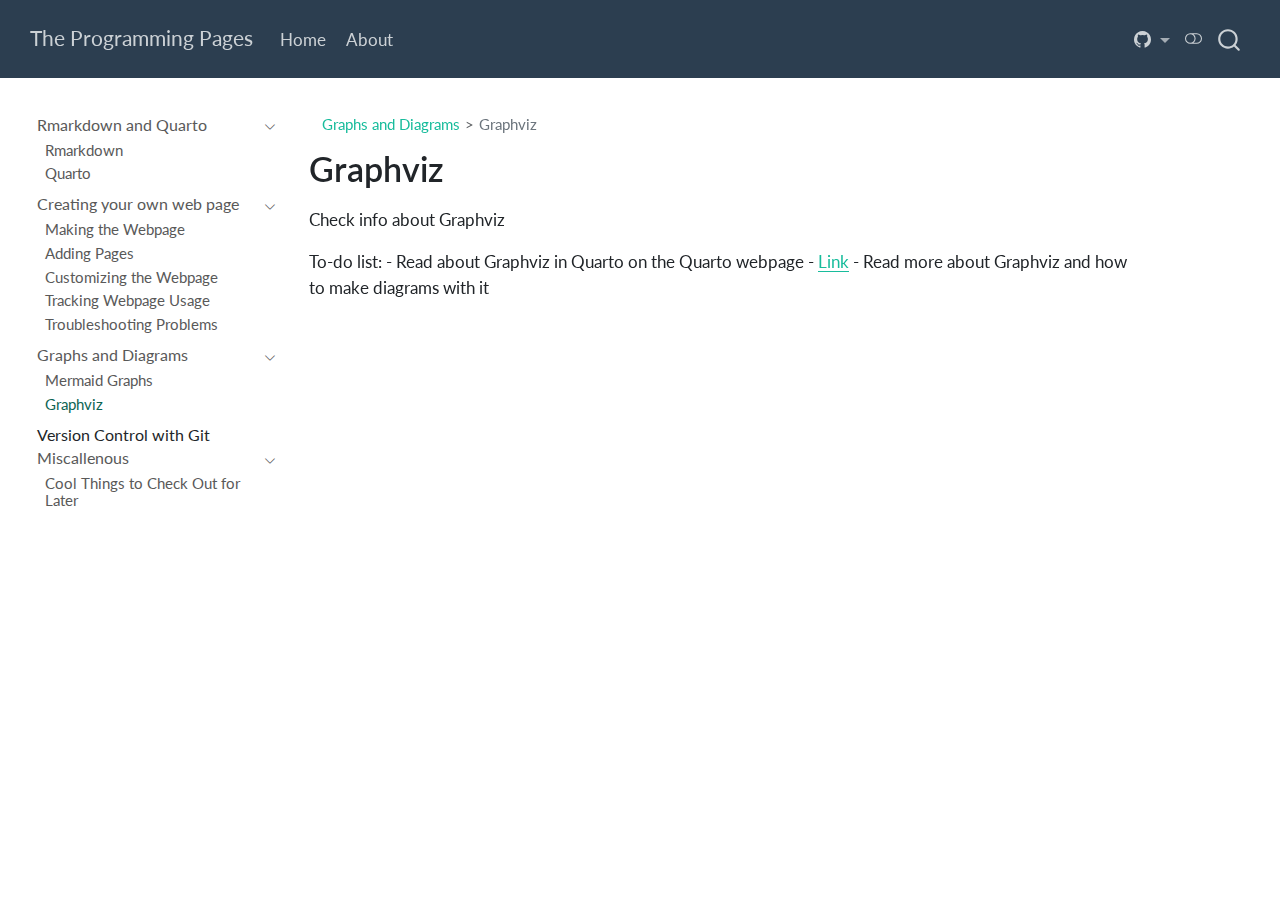
<file: docs/graphviz.html>
<!DOCTYPE html>
<html xmlns="http://www.w3.org/1999/xhtml" lang="en" xml:lang="en"><head>

<meta charset="utf-8">
<meta name="generator" content="quarto-1.6.42">

<meta name="viewport" content="width=device-width, initial-scale=1.0, user-scalable=yes">


<title>Graphviz – The Programming Pages</title>
<style>
code{white-space: pre-wrap;}
span.smallcaps{font-variant: small-caps;}
div.columns{display: flex; gap: min(4vw, 1.5em);}
div.column{flex: auto; overflow-x: auto;}
div.hanging-indent{margin-left: 1.5em; text-indent: -1.5em;}
ul.task-list{list-style: none;}
ul.task-list li input[type="checkbox"] {
  width: 0.8em;
  margin: 0 0.8em 0.2em -1em; /* quarto-specific, see https://github.com/quarto-dev/quarto-cli/issues/4556 */ 
  vertical-align: middle;
}
</style>


<script src="site_libs/quarto-nav/quarto-nav.js"></script>
<script src="site_libs/quarto-nav/headroom.min.js"></script>
<script src="site_libs/clipboard/clipboard.min.js"></script>
<script src="site_libs/quarto-search/autocomplete.umd.js"></script>
<script src="site_libs/quarto-search/fuse.min.js"></script>
<script src="site_libs/quarto-search/quarto-search.js"></script>
<meta name="quarto:offset" content="./">
<link href="./pics/logo/Binary_code.png" rel="icon" type="image/png">
<script src="site_libs/quarto-html/quarto.js"></script>
<script src="site_libs/quarto-html/popper.min.js"></script>
<script src="site_libs/quarto-html/tippy.umd.min.js"></script>
<script src="site_libs/quarto-html/anchor.min.js"></script>
<link href="site_libs/quarto-html/tippy.css" rel="stylesheet">
<link href="site_libs/quarto-html/quarto-syntax-highlighting-2f5df379a58b258e96c21c0638c20c03.css" rel="stylesheet" class="quarto-color-scheme" id="quarto-text-highlighting-styles">
<link href="site_libs/quarto-html/quarto-syntax-highlighting-dark-b53751a350365c71b6c909e95f209ed1.css" rel="prefetch" class="quarto-color-scheme quarto-color-alternate" id="quarto-text-highlighting-styles">
<script src="site_libs/bootstrap/bootstrap.min.js"></script>
<link href="site_libs/bootstrap/bootstrap-icons.css" rel="stylesheet">
<link href="site_libs/bootstrap/bootstrap-d6ca072a62b2cca0e3f858b3e39b526d.min.css" rel="stylesheet" append-hash="true" class="quarto-color-scheme" id="quarto-bootstrap" data-mode="light">
<link href="site_libs/bootstrap/bootstrap-dark-b5ff14e04d8ae20a31edfa64545b4920.min.css" rel="prefetch" append-hash="true" class="quarto-color-scheme quarto-color-alternate" id="quarto-bootstrap" data-mode="dark">
<script id="quarto-search-options" type="application/json">{
  "location": "navbar",
  "copy-button": false,
  "collapse-after": 3,
  "panel-placement": "end",
  "type": "overlay",
  "limit": 50,
  "keyboard-shortcut": [
    "f",
    "/",
    "s"
  ],
  "show-item-context": false,
  "language": {
    "search-no-results-text": "No results",
    "search-matching-documents-text": "matching documents",
    "search-copy-link-title": "Copy link to search",
    "search-hide-matches-text": "Hide additional matches",
    "search-more-match-text": "more match in this document",
    "search-more-matches-text": "more matches in this document",
    "search-clear-button-title": "Clear",
    "search-text-placeholder": "",
    "search-detached-cancel-button-title": "Cancel",
    "search-submit-button-title": "Submit",
    "search-label": "Search"
  }
}</script>
<script data-goatcounter="https://lzapffe.goatcounter.com/count" async="" src="//gc.zgo.at/count.js"></script>


<link rel="stylesheet" href="styles.css">
</head>

<body class="nav-sidebar floating nav-fixed">

<div id="quarto-search-results"></div>
  <header id="quarto-header" class="headroom fixed-top">
    <nav class="navbar navbar-expand-lg " data-bs-theme="dark">
      <div class="navbar-container container-fluid">
      <div class="navbar-brand-container mx-auto">
    <a class="navbar-brand" href="./index.html">
    <span class="navbar-title">The Programming Pages</span>
    </a>
  </div>
            <div id="quarto-search" class="" title="Search"></div>
          <button class="navbar-toggler" type="button" data-bs-toggle="collapse" data-bs-target="#navbarCollapse" aria-controls="navbarCollapse" role="menu" aria-expanded="false" aria-label="Toggle navigation" onclick="if (window.quartoToggleHeadroom) { window.quartoToggleHeadroom(); }">
  <span class="navbar-toggler-icon"></span>
</button>
          <div class="collapse navbar-collapse" id="navbarCollapse">
            <ul class="navbar-nav navbar-nav-scroll me-auto">
  <li class="nav-item">
    <a class="nav-link" href="./index.html"> 
<span class="menu-text">Home</span></a>
  </li>  
  <li class="nav-item">
    <a class="nav-link" href="./about.html"> 
<span class="menu-text">About</span></a>
  </li>  
</ul>
            <ul class="navbar-nav navbar-nav-scroll ms-auto">
  <li class="nav-item dropdown ">
    <a class="nav-link dropdown-toggle" href="#" id="nav-menu-bi-github" role="link" data-bs-toggle="dropdown" aria-expanded="false">
      <i class="bi bi-github" role="img">
</i> 
 <span class="menu-text"></span>
    </a>
    <ul class="dropdown-menu dropdown-menu-end" aria-labelledby="nav-menu-bi-github">    
        <li>
    <a class="dropdown-item" href="https://github.com/lzapffe/programming-pages">
 <span class="dropdown-text">GitHub repository</span></a>
  </li>  
        <li>
    <a class="dropdown-item" href="https://github.com/lzapffe/programming-pages/issues">
 <span class="dropdown-text">Suggest improvements</span></a>
  </li>  
        <li>
    <a class="dropdown-item" href="./contact.html"><i class="bi bi-chat-text" role="img">
</i> 
 <span class="dropdown-text">Contact me</span></a>
  </li>  
    </ul>
  </li>
</ul>
          </div> <!-- /navcollapse -->
            <div class="quarto-navbar-tools">
  <a href="" class="quarto-color-scheme-toggle quarto-navigation-tool  px-1" onclick="window.quartoToggleColorScheme(); return false;" title="Toggle dark mode"><i class="bi"></i></a>
</div>
      </div> <!-- /container-fluid -->
    </nav>
  <nav class="quarto-secondary-nav">
    <div class="container-fluid d-flex">
      <button type="button" class="quarto-btn-toggle btn" data-bs-toggle="collapse" role="button" data-bs-target=".quarto-sidebar-collapse-item" aria-controls="quarto-sidebar" aria-expanded="false" aria-label="Toggle sidebar navigation" onclick="if (window.quartoToggleHeadroom) { window.quartoToggleHeadroom(); }">
        <i class="bi bi-layout-text-sidebar-reverse"></i>
      </button>
        <nav class="quarto-page-breadcrumbs" aria-label="breadcrumb"><ol class="breadcrumb"><li class="breadcrumb-item"><a href="./mermaid.html">Graphs and Diagrams</a></li><li class="breadcrumb-item"><a href="./graphviz.html">Graphviz</a></li></ol></nav>
        <a class="flex-grow-1" role="navigation" data-bs-toggle="collapse" data-bs-target=".quarto-sidebar-collapse-item" aria-controls="quarto-sidebar" aria-expanded="false" aria-label="Toggle sidebar navigation" onclick="if (window.quartoToggleHeadroom) { window.quartoToggleHeadroom(); }">      
        </a>
    </div>
  </nav>
</header>
<!-- content -->
<div id="quarto-content" class="quarto-container page-columns page-rows-contents page-layout-article page-navbar">
<!-- sidebar -->
  <nav id="quarto-sidebar" class="sidebar collapse collapse-horizontal quarto-sidebar-collapse-item sidebar-navigation floating overflow-auto">
    <div class="sidebar-menu-container"> 
    <ul class="list-unstyled mt-1">
        <li class="sidebar-item sidebar-item-section">
      <div class="sidebar-item-container"> 
            <a class="sidebar-item-text sidebar-link text-start" data-bs-toggle="collapse" data-bs-target="#quarto-sidebar-section-1" role="navigation" aria-expanded="true">
 <span class="menu-text">Rmarkdown and Quarto</span></a>
          <a class="sidebar-item-toggle text-start" data-bs-toggle="collapse" data-bs-target="#quarto-sidebar-section-1" role="navigation" aria-expanded="true" aria-label="Toggle section">
            <i class="bi bi-chevron-right ms-2"></i>
          </a> 
      </div>
      <ul id="quarto-sidebar-section-1" class="collapse list-unstyled sidebar-section depth1 show">  
          <li class="sidebar-item">
  <div class="sidebar-item-container"> 
  <a href="./rmarkdown_basics.html" class="sidebar-item-text sidebar-link">
 <span class="menu-text">Rmarkdown</span></a>
  </div>
</li>
          <li class="sidebar-item">
  <div class="sidebar-item-container"> 
  <a href="./quarto.html" class="sidebar-item-text sidebar-link">
 <span class="menu-text">Quarto</span></a>
  </div>
</li>
      </ul>
  </li>
        <li class="sidebar-item sidebar-item-section">
      <div class="sidebar-item-container"> 
            <a class="sidebar-item-text sidebar-link text-start" data-bs-toggle="collapse" data-bs-target="#quarto-sidebar-section-2" role="navigation" aria-expanded="true">
 <span class="menu-text">Creating your own web page</span></a>
          <a class="sidebar-item-toggle text-start" data-bs-toggle="collapse" data-bs-target="#quarto-sidebar-section-2" role="navigation" aria-expanded="true" aria-label="Toggle section">
            <i class="bi bi-chevron-right ms-2"></i>
          </a> 
      </div>
      <ul id="quarto-sidebar-section-2" class="collapse list-unstyled sidebar-section depth1 show">  
          <li class="sidebar-item">
  <div class="sidebar-item-container"> 
  <a href="./make_web_page.html" class="sidebar-item-text sidebar-link">
 <span class="menu-text">Making the Webpage</span></a>
  </div>
</li>
          <li class="sidebar-item">
  <div class="sidebar-item-container"> 
  <a href="./add_pages.html" class="sidebar-item-text sidebar-link">
 <span class="menu-text">Adding Pages</span></a>
  </div>
</li>
          <li class="sidebar-item">
  <div class="sidebar-item-container"> 
  <a href="./customize_webpage.html" class="sidebar-item-text sidebar-link">
 <span class="menu-text">Customizing the Webpage</span></a>
  </div>
</li>
          <li class="sidebar-item">
  <div class="sidebar-item-container"> 
  <a href="./track_webpage.html" class="sidebar-item-text sidebar-link">
 <span class="menu-text">Tracking Webpage Usage</span></a>
  </div>
</li>
          <li class="sidebar-item">
  <div class="sidebar-item-container"> 
  <a href="./troubleshooting.html" class="sidebar-item-text sidebar-link">
 <span class="menu-text">Troubleshooting Problems</span></a>
  </div>
</li>
      </ul>
  </li>
        <li class="sidebar-item sidebar-item-section">
      <div class="sidebar-item-container"> 
            <a class="sidebar-item-text sidebar-link text-start" data-bs-toggle="collapse" data-bs-target="#quarto-sidebar-section-3" role="navigation" aria-expanded="true">
 <span class="menu-text">Graphs and Diagrams</span></a>
          <a class="sidebar-item-toggle text-start" data-bs-toggle="collapse" data-bs-target="#quarto-sidebar-section-3" role="navigation" aria-expanded="true" aria-label="Toggle section">
            <i class="bi bi-chevron-right ms-2"></i>
          </a> 
      </div>
      <ul id="quarto-sidebar-section-3" class="collapse list-unstyled sidebar-section depth1 show">  
          <li class="sidebar-item">
  <div class="sidebar-item-container"> 
  <a href="./mermaid.html" class="sidebar-item-text sidebar-link">
 <span class="menu-text">Mermaid Graphs</span></a>
  </div>
</li>
          <li class="sidebar-item">
  <div class="sidebar-item-container"> 
  <a href="./graphviz.html" class="sidebar-item-text sidebar-link active">
 <span class="menu-text">Graphviz</span></a>
  </div>
</li>
      </ul>
  </li>
        <li class="sidebar-item sidebar-item-section">
      <span class="sidebar-item-text sidebar-link text-start">
 <span class="menu-text">Version Control with Git</span></span>
  </li>
        <li class="sidebar-item sidebar-item-section">
      <div class="sidebar-item-container"> 
            <a class="sidebar-item-text sidebar-link text-start" data-bs-toggle="collapse" data-bs-target="#quarto-sidebar-section-5" role="navigation" aria-expanded="true">
 <span class="menu-text">Miscallenous</span></a>
          <a class="sidebar-item-toggle text-start" data-bs-toggle="collapse" data-bs-target="#quarto-sidebar-section-5" role="navigation" aria-expanded="true" aria-label="Toggle section">
            <i class="bi bi-chevron-right ms-2"></i>
          </a> 
      </div>
      <ul id="quarto-sidebar-section-5" class="collapse list-unstyled sidebar-section depth1 show">  
          <li class="sidebar-item">
  <div class="sidebar-item-container"> 
  <a href="./cool_things.html" class="sidebar-item-text sidebar-link">
 <span class="menu-text">Cool Things to Check Out for Later</span></a>
  </div>
</li>
      </ul>
  </li>
    </ul>
    </div>
</nav>
<div id="quarto-sidebar-glass" class="quarto-sidebar-collapse-item" data-bs-toggle="collapse" data-bs-target=".quarto-sidebar-collapse-item"></div>
<!-- margin-sidebar -->
    <div id="quarto-margin-sidebar" class="sidebar margin-sidebar zindex-bottom">
        
    </div>
<!-- main -->
<main class="content" id="quarto-document-content">

<header id="title-block-header" class="quarto-title-block default"><nav class="quarto-page-breadcrumbs quarto-title-breadcrumbs d-none d-lg-block" aria-label="breadcrumb"><ol class="breadcrumb"><li class="breadcrumb-item"><a href="./mermaid.html">Graphs and Diagrams</a></li><li class="breadcrumb-item"><a href="./graphviz.html">Graphviz</a></li></ol></nav>
<div class="quarto-title">
<h1 class="title">Graphviz</h1>
</div>



<div class="quarto-title-meta">

    
  
    
  </div>
  


</header>


<p>Check info about Graphviz</p>
<p>To-do list: - Read about Graphviz in Quarto on the Quarto webpage - <a href="https://quarto.org/docs/authoring/diagrams.html#graphviz">Link</a> - Read more about Graphviz and how to make diagrams with it</p>



</main> <!-- /main -->
<script id="quarto-html-after-body" type="application/javascript">
window.document.addEventListener("DOMContentLoaded", function (event) {
  const toggleBodyColorMode = (bsSheetEl) => {
    const mode = bsSheetEl.getAttribute("data-mode");
    const bodyEl = window.document.querySelector("body");
    if (mode === "dark") {
      bodyEl.classList.add("quarto-dark");
      bodyEl.classList.remove("quarto-light");
    } else {
      bodyEl.classList.add("quarto-light");
      bodyEl.classList.remove("quarto-dark");
    }
  }
  const toggleBodyColorPrimary = () => {
    const bsSheetEl = window.document.querySelector("link#quarto-bootstrap");
    if (bsSheetEl) {
      toggleBodyColorMode(bsSheetEl);
    }
  }
  toggleBodyColorPrimary();  
  const disableStylesheet = (stylesheets) => {
    for (let i=0; i < stylesheets.length; i++) {
      const stylesheet = stylesheets[i];
      stylesheet.rel = 'prefetch';
    }
  }
  const enableStylesheet = (stylesheets) => {
    for (let i=0; i < stylesheets.length; i++) {
      const stylesheet = stylesheets[i];
      stylesheet.rel = 'stylesheet';
    }
  }
  const manageTransitions = (selector, allowTransitions) => {
    const els = window.document.querySelectorAll(selector);
    for (let i=0; i < els.length; i++) {
      const el = els[i];
      if (allowTransitions) {
        el.classList.remove('notransition');
      } else {
        el.classList.add('notransition');
      }
    }
  }
  const toggleGiscusIfUsed = (isAlternate, darkModeDefault) => {
    const baseTheme = document.querySelector('#giscus-base-theme')?.value ?? 'light';
    const alternateTheme = document.querySelector('#giscus-alt-theme')?.value ?? 'dark';
    let newTheme = '';
    if(darkModeDefault) {
      newTheme = isAlternate ? baseTheme : alternateTheme;
    } else {
      newTheme = isAlternate ? alternateTheme : baseTheme;
    }
    const changeGiscusTheme = () => {
      // From: https://github.com/giscus/giscus/issues/336
      const sendMessage = (message) => {
        const iframe = document.querySelector('iframe.giscus-frame');
        if (!iframe) return;
        iframe.contentWindow.postMessage({ giscus: message }, 'https://giscus.app');
      }
      sendMessage({
        setConfig: {
          theme: newTheme
        }
      });
    }
    const isGiscussLoaded = window.document.querySelector('iframe.giscus-frame') !== null;
    if (isGiscussLoaded) {
      changeGiscusTheme();
    }
  }
  const toggleColorMode = (alternate) => {
    // Switch the stylesheets
    const alternateStylesheets = window.document.querySelectorAll('link.quarto-color-scheme.quarto-color-alternate');
    manageTransitions('#quarto-margin-sidebar .nav-link', false);
    if (alternate) {
      enableStylesheet(alternateStylesheets);
      for (const sheetNode of alternateStylesheets) {
        if (sheetNode.id === "quarto-bootstrap") {
          toggleBodyColorMode(sheetNode);
        }
      }
    } else {
      disableStylesheet(alternateStylesheets);
      toggleBodyColorPrimary();
    }
    manageTransitions('#quarto-margin-sidebar .nav-link', true);
    // Switch the toggles
    const toggles = window.document.querySelectorAll('.quarto-color-scheme-toggle');
    for (let i=0; i < toggles.length; i++) {
      const toggle = toggles[i];
      if (toggle) {
        if (alternate) {
          toggle.classList.add("alternate");     
        } else {
          toggle.classList.remove("alternate");
        }
      }
    }
    // Hack to workaround the fact that safari doesn't
    // properly recolor the scrollbar when toggling (#1455)
    if (navigator.userAgent.indexOf('Safari') > 0 && navigator.userAgent.indexOf('Chrome') == -1) {
      manageTransitions("body", false);
      window.scrollTo(0, 1);
      setTimeout(() => {
        window.scrollTo(0, 0);
        manageTransitions("body", true);
      }, 40);  
    }
  }
  const isFileUrl = () => { 
    return window.location.protocol === 'file:';
  }
  const hasAlternateSentinel = () => {  
    let styleSentinel = getColorSchemeSentinel();
    if (styleSentinel !== null) {
      return styleSentinel === "alternate";
    } else {
      return false;
    }
  }
  const setStyleSentinel = (alternate) => {
    const value = alternate ? "alternate" : "default";
    if (!isFileUrl()) {
      window.localStorage.setItem("quarto-color-scheme", value);
    } else {
      localAlternateSentinel = value;
    }
  }
  const getColorSchemeSentinel = () => {
    if (!isFileUrl()) {
      const storageValue = window.localStorage.getItem("quarto-color-scheme");
      return storageValue != null ? storageValue : localAlternateSentinel;
    } else {
      return localAlternateSentinel;
    }
  }
  const darkModeDefault = false;
  let localAlternateSentinel = darkModeDefault ? 'alternate' : 'default';
  // Dark / light mode switch
  window.quartoToggleColorScheme = () => {
    // Read the current dark / light value 
    let toAlternate = !hasAlternateSentinel();
    toggleColorMode(toAlternate);
    setStyleSentinel(toAlternate);
    toggleGiscusIfUsed(toAlternate, darkModeDefault);
  };
  // Ensure there is a toggle, if there isn't float one in the top right
  if (window.document.querySelector('.quarto-color-scheme-toggle') === null) {
    const a = window.document.createElement('a');
    a.classList.add('top-right');
    a.classList.add('quarto-color-scheme-toggle');
    a.href = "";
    a.onclick = function() { try { window.quartoToggleColorScheme(); } catch {} return false; };
    const i = window.document.createElement("i");
    i.classList.add('bi');
    a.appendChild(i);
    window.document.body.appendChild(a);
  }
  // Switch to dark mode if need be
  if (hasAlternateSentinel()) {
    toggleColorMode(true);
  } else {
    toggleColorMode(false);
  }
  const icon = "";
  const anchorJS = new window.AnchorJS();
  anchorJS.options = {
    placement: 'right',
    icon: icon
  };
  anchorJS.add('.anchored');
  const isCodeAnnotation = (el) => {
    for (const clz of el.classList) {
      if (clz.startsWith('code-annotation-')) {                     
        return true;
      }
    }
    return false;
  }
  const onCopySuccess = function(e) {
    // button target
    const button = e.trigger;
    // don't keep focus
    button.blur();
    // flash "checked"
    button.classList.add('code-copy-button-checked');
    var currentTitle = button.getAttribute("title");
    button.setAttribute("title", "Copied!");
    let tooltip;
    if (window.bootstrap) {
      button.setAttribute("data-bs-toggle", "tooltip");
      button.setAttribute("data-bs-placement", "left");
      button.setAttribute("data-bs-title", "Copied!");
      tooltip = new bootstrap.Tooltip(button, 
        { trigger: "manual", 
          customClass: "code-copy-button-tooltip",
          offset: [0, -8]});
      tooltip.show();    
    }
    setTimeout(function() {
      if (tooltip) {
        tooltip.hide();
        button.removeAttribute("data-bs-title");
        button.removeAttribute("data-bs-toggle");
        button.removeAttribute("data-bs-placement");
      }
      button.setAttribute("title", currentTitle);
      button.classList.remove('code-copy-button-checked');
    }, 1000);
    // clear code selection
    e.clearSelection();
  }
  const getTextToCopy = function(trigger) {
      const codeEl = trigger.previousElementSibling.cloneNode(true);
      for (const childEl of codeEl.children) {
        if (isCodeAnnotation(childEl)) {
          childEl.remove();
        }
      }
      return codeEl.innerText;
  }
  const clipboard = new window.ClipboardJS('.code-copy-button:not([data-in-quarto-modal])', {
    text: getTextToCopy
  });
  clipboard.on('success', onCopySuccess);
  if (window.document.getElementById('quarto-embedded-source-code-modal')) {
    const clipboardModal = new window.ClipboardJS('.code-copy-button[data-in-quarto-modal]', {
      text: getTextToCopy,
      container: window.document.getElementById('quarto-embedded-source-code-modal')
    });
    clipboardModal.on('success', onCopySuccess);
  }
    var localhostRegex = new RegExp(/^(?:http|https):\/\/localhost\:?[0-9]*\//);
    var mailtoRegex = new RegExp(/^mailto:/);
      var filterRegex = new RegExp('/' + window.location.host + '/');
    var isInternal = (href) => {
        return filterRegex.test(href) || localhostRegex.test(href) || mailtoRegex.test(href);
    }
    // Inspect non-navigation links and adorn them if external
 	var links = window.document.querySelectorAll('a[href]:not(.nav-link):not(.navbar-brand):not(.toc-action):not(.sidebar-link):not(.sidebar-item-toggle):not(.pagination-link):not(.no-external):not([aria-hidden]):not(.dropdown-item):not(.quarto-navigation-tool):not(.about-link)');
    for (var i=0; i<links.length; i++) {
      const link = links[i];
      if (!isInternal(link.href)) {
        // undo the damage that might have been done by quarto-nav.js in the case of
        // links that we want to consider external
        if (link.dataset.originalHref !== undefined) {
          link.href = link.dataset.originalHref;
        }
      }
    }
  function tippyHover(el, contentFn, onTriggerFn, onUntriggerFn) {
    const config = {
      allowHTML: true,
      maxWidth: 500,
      delay: 100,
      arrow: false,
      appendTo: function(el) {
          return el.parentElement;
      },
      interactive: true,
      interactiveBorder: 10,
      theme: 'quarto',
      placement: 'bottom-start',
    };
    if (contentFn) {
      config.content = contentFn;
    }
    if (onTriggerFn) {
      config.onTrigger = onTriggerFn;
    }
    if (onUntriggerFn) {
      config.onUntrigger = onUntriggerFn;
    }
    window.tippy(el, config); 
  }
  const noterefs = window.document.querySelectorAll('a[role="doc-noteref"]');
  for (var i=0; i<noterefs.length; i++) {
    const ref = noterefs[i];
    tippyHover(ref, function() {
      // use id or data attribute instead here
      let href = ref.getAttribute('data-footnote-href') || ref.getAttribute('href');
      try { href = new URL(href).hash; } catch {}
      const id = href.replace(/^#\/?/, "");
      const note = window.document.getElementById(id);
      if (note) {
        return note.innerHTML;
      } else {
        return "";
      }
    });
  }
  const xrefs = window.document.querySelectorAll('a.quarto-xref');
  const processXRef = (id, note) => {
    // Strip column container classes
    const stripColumnClz = (el) => {
      el.classList.remove("page-full", "page-columns");
      if (el.children) {
        for (const child of el.children) {
          stripColumnClz(child);
        }
      }
    }
    stripColumnClz(note)
    if (id === null || id.startsWith('sec-')) {
      // Special case sections, only their first couple elements
      const container = document.createElement("div");
      if (note.children && note.children.length > 2) {
        container.appendChild(note.children[0].cloneNode(true));
        for (let i = 1; i < note.children.length; i++) {
          const child = note.children[i];
          if (child.tagName === "P" && child.innerText === "") {
            continue;
          } else {
            container.appendChild(child.cloneNode(true));
            break;
          }
        }
        if (window.Quarto?.typesetMath) {
          window.Quarto.typesetMath(container);
        }
        return container.innerHTML
      } else {
        if (window.Quarto?.typesetMath) {
          window.Quarto.typesetMath(note);
        }
        return note.innerHTML;
      }
    } else {
      // Remove any anchor links if they are present
      const anchorLink = note.querySelector('a.anchorjs-link');
      if (anchorLink) {
        anchorLink.remove();
      }
      if (window.Quarto?.typesetMath) {
        window.Quarto.typesetMath(note);
      }
      if (note.classList.contains("callout")) {
        return note.outerHTML;
      } else {
        return note.innerHTML;
      }
    }
  }
  for (var i=0; i<xrefs.length; i++) {
    const xref = xrefs[i];
    tippyHover(xref, undefined, function(instance) {
      instance.disable();
      let url = xref.getAttribute('href');
      let hash = undefined; 
      if (url.startsWith('#')) {
        hash = url;
      } else {
        try { hash = new URL(url).hash; } catch {}
      }
      if (hash) {
        const id = hash.replace(/^#\/?/, "");
        const note = window.document.getElementById(id);
        if (note !== null) {
          try {
            const html = processXRef(id, note.cloneNode(true));
            instance.setContent(html);
          } finally {
            instance.enable();
            instance.show();
          }
        } else {
          // See if we can fetch this
          fetch(url.split('#')[0])
          .then(res => res.text())
          .then(html => {
            const parser = new DOMParser();
            const htmlDoc = parser.parseFromString(html, "text/html");
            const note = htmlDoc.getElementById(id);
            if (note !== null) {
              const html = processXRef(id, note);
              instance.setContent(html);
            } 
          }).finally(() => {
            instance.enable();
            instance.show();
          });
        }
      } else {
        // See if we can fetch a full url (with no hash to target)
        // This is a special case and we should probably do some content thinning / targeting
        fetch(url)
        .then(res => res.text())
        .then(html => {
          const parser = new DOMParser();
          const htmlDoc = parser.parseFromString(html, "text/html");
          const note = htmlDoc.querySelector('main.content');
          if (note !== null) {
            // This should only happen for chapter cross references
            // (since there is no id in the URL)
            // remove the first header
            if (note.children.length > 0 && note.children[0].tagName === "HEADER") {
              note.children[0].remove();
            }
            const html = processXRef(null, note);
            instance.setContent(html);
          } 
        }).finally(() => {
          instance.enable();
          instance.show();
        });
      }
    }, function(instance) {
    });
  }
      let selectedAnnoteEl;
      const selectorForAnnotation = ( cell, annotation) => {
        let cellAttr = 'data-code-cell="' + cell + '"';
        let lineAttr = 'data-code-annotation="' +  annotation + '"';
        const selector = 'span[' + cellAttr + '][' + lineAttr + ']';
        return selector;
      }
      const selectCodeLines = (annoteEl) => {
        const doc = window.document;
        const targetCell = annoteEl.getAttribute("data-target-cell");
        const targetAnnotation = annoteEl.getAttribute("data-target-annotation");
        const annoteSpan = window.document.querySelector(selectorForAnnotation(targetCell, targetAnnotation));
        const lines = annoteSpan.getAttribute("data-code-lines").split(",");
        const lineIds = lines.map((line) => {
          return targetCell + "-" + line;
        })
        let top = null;
        let height = null;
        let parent = null;
        if (lineIds.length > 0) {
            //compute the position of the single el (top and bottom and make a div)
            const el = window.document.getElementById(lineIds[0]);
            top = el.offsetTop;
            height = el.offsetHeight;
            parent = el.parentElement.parentElement;
          if (lineIds.length > 1) {
            const lastEl = window.document.getElementById(lineIds[lineIds.length - 1]);
            const bottom = lastEl.offsetTop + lastEl.offsetHeight;
            height = bottom - top;
          }
          if (top !== null && height !== null && parent !== null) {
            // cook up a div (if necessary) and position it 
            let div = window.document.getElementById("code-annotation-line-highlight");
            if (div === null) {
              div = window.document.createElement("div");
              div.setAttribute("id", "code-annotation-line-highlight");
              div.style.position = 'absolute';
              parent.appendChild(div);
            }
            div.style.top = top - 2 + "px";
            div.style.height = height + 4 + "px";
            div.style.left = 0;
            let gutterDiv = window.document.getElementById("code-annotation-line-highlight-gutter");
            if (gutterDiv === null) {
              gutterDiv = window.document.createElement("div");
              gutterDiv.setAttribute("id", "code-annotation-line-highlight-gutter");
              gutterDiv.style.position = 'absolute';
              const codeCell = window.document.getElementById(targetCell);
              const gutter = codeCell.querySelector('.code-annotation-gutter');
              gutter.appendChild(gutterDiv);
            }
            gutterDiv.style.top = top - 2 + "px";
            gutterDiv.style.height = height + 4 + "px";
          }
          selectedAnnoteEl = annoteEl;
        }
      };
      const unselectCodeLines = () => {
        const elementsIds = ["code-annotation-line-highlight", "code-annotation-line-highlight-gutter"];
        elementsIds.forEach((elId) => {
          const div = window.document.getElementById(elId);
          if (div) {
            div.remove();
          }
        });
        selectedAnnoteEl = undefined;
      };
        // Handle positioning of the toggle
    window.addEventListener(
      "resize",
      throttle(() => {
        elRect = undefined;
        if (selectedAnnoteEl) {
          selectCodeLines(selectedAnnoteEl);
        }
      }, 10)
    );
    function throttle(fn, ms) {
    let throttle = false;
    let timer;
      return (...args) => {
        if(!throttle) { // first call gets through
            fn.apply(this, args);
            throttle = true;
        } else { // all the others get throttled
            if(timer) clearTimeout(timer); // cancel #2
            timer = setTimeout(() => {
              fn.apply(this, args);
              timer = throttle = false;
            }, ms);
        }
      };
    }
      // Attach click handler to the DT
      const annoteDls = window.document.querySelectorAll('dt[data-target-cell]');
      for (const annoteDlNode of annoteDls) {
        annoteDlNode.addEventListener('click', (event) => {
          const clickedEl = event.target;
          if (clickedEl !== selectedAnnoteEl) {
            unselectCodeLines();
            const activeEl = window.document.querySelector('dt[data-target-cell].code-annotation-active');
            if (activeEl) {
              activeEl.classList.remove('code-annotation-active');
            }
            selectCodeLines(clickedEl);
            clickedEl.classList.add('code-annotation-active');
          } else {
            // Unselect the line
            unselectCodeLines();
            clickedEl.classList.remove('code-annotation-active');
          }
        });
      }
  const findCites = (el) => {
    const parentEl = el.parentElement;
    if (parentEl) {
      const cites = parentEl.dataset.cites;
      if (cites) {
        return {
          el,
          cites: cites.split(' ')
        };
      } else {
        return findCites(el.parentElement)
      }
    } else {
      return undefined;
    }
  };
  var bibliorefs = window.document.querySelectorAll('a[role="doc-biblioref"]');
  for (var i=0; i<bibliorefs.length; i++) {
    const ref = bibliorefs[i];
    const citeInfo = findCites(ref);
    if (citeInfo) {
      tippyHover(citeInfo.el, function() {
        var popup = window.document.createElement('div');
        citeInfo.cites.forEach(function(cite) {
          var citeDiv = window.document.createElement('div');
          citeDiv.classList.add('hanging-indent');
          citeDiv.classList.add('csl-entry');
          var biblioDiv = window.document.getElementById('ref-' + cite);
          if (biblioDiv) {
            citeDiv.innerHTML = biblioDiv.innerHTML;
          }
          popup.appendChild(citeDiv);
        });
        return popup.innerHTML;
      });
    }
  }
});
</script>
</div> <!-- /content -->




</body></html>
</file>
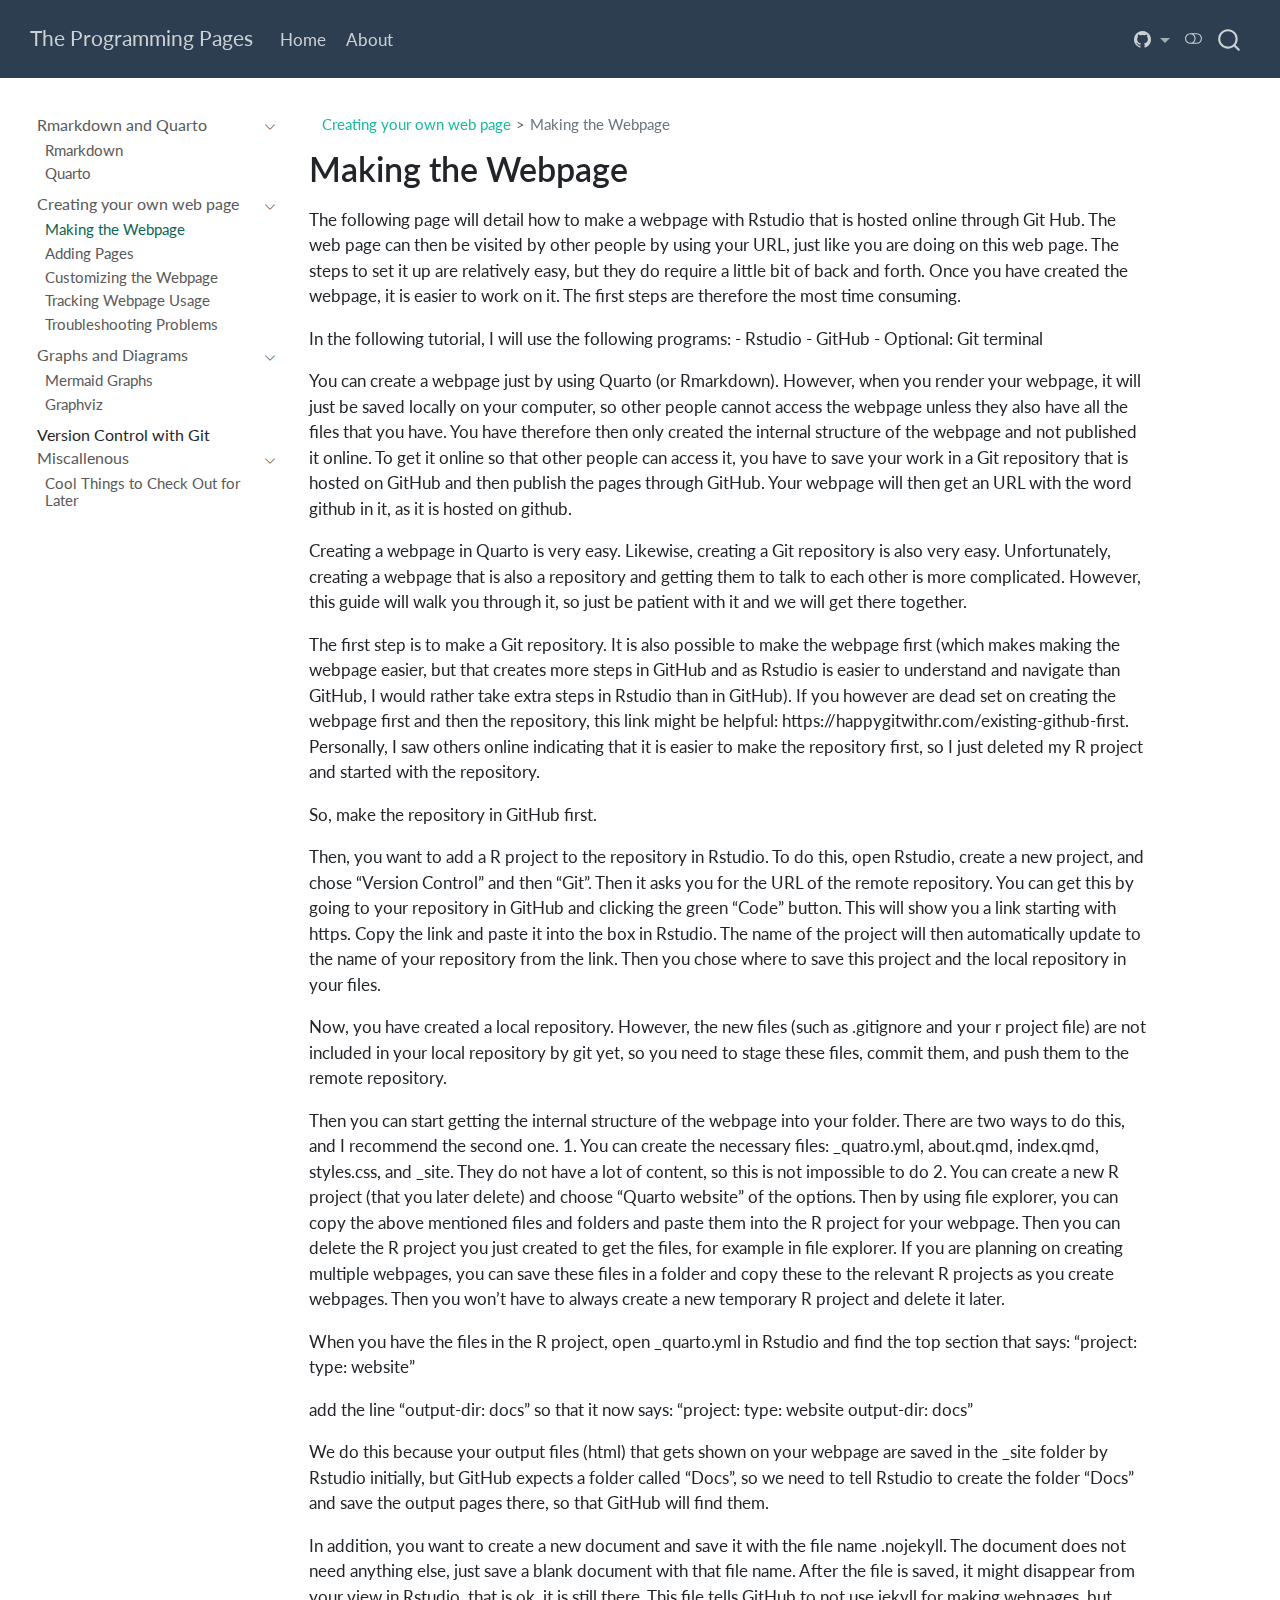
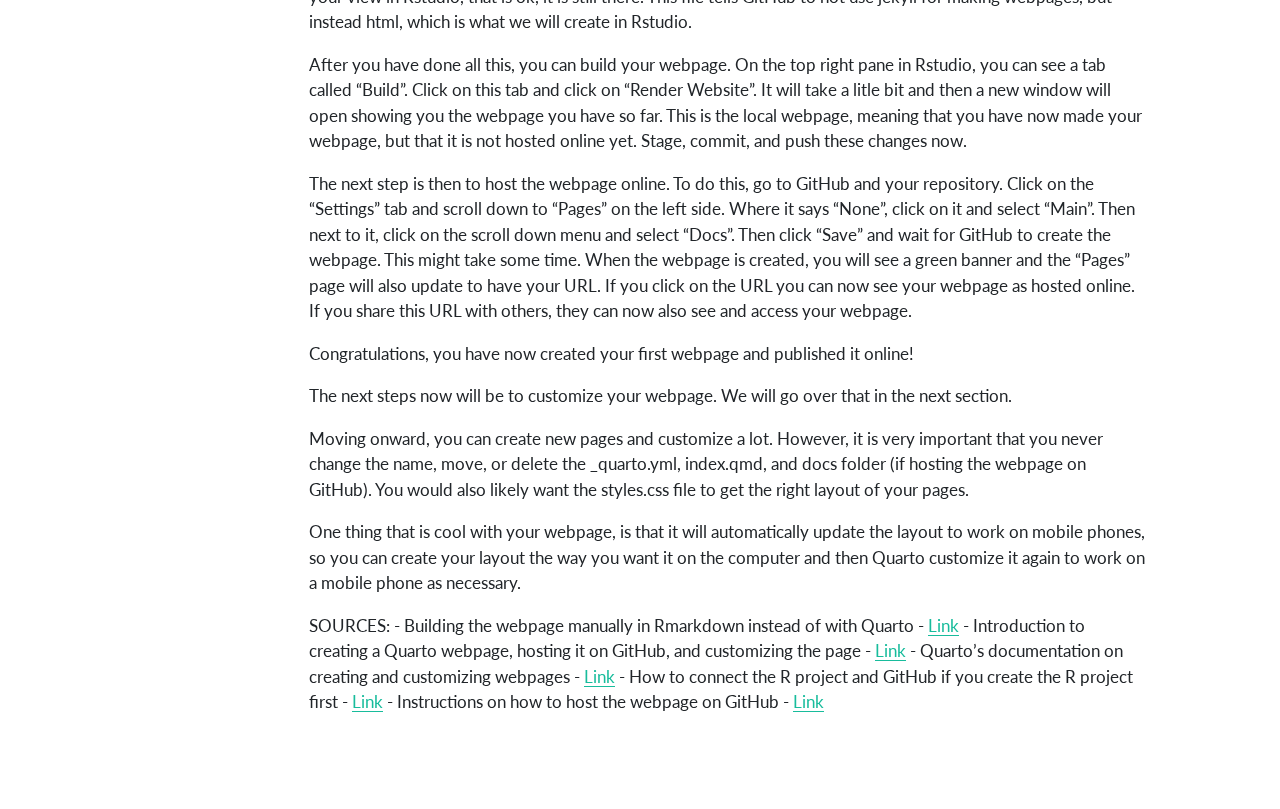
<file: docs/make_web_page.html>
<!DOCTYPE html>
<html xmlns="http://www.w3.org/1999/xhtml" lang="en" xml:lang="en"><head>

<meta charset="utf-8">
<meta name="generator" content="quarto-1.6.42">

<meta name="viewport" content="width=device-width, initial-scale=1.0, user-scalable=yes">


<title>Making the Webpage – The Programming Pages</title>
<style>
code{white-space: pre-wrap;}
span.smallcaps{font-variant: small-caps;}
div.columns{display: flex; gap: min(4vw, 1.5em);}
div.column{flex: auto; overflow-x: auto;}
div.hanging-indent{margin-left: 1.5em; text-indent: -1.5em;}
ul.task-list{list-style: none;}
ul.task-list li input[type="checkbox"] {
  width: 0.8em;
  margin: 0 0.8em 0.2em -1em; /* quarto-specific, see https://github.com/quarto-dev/quarto-cli/issues/4556 */ 
  vertical-align: middle;
}
</style>


<script src="site_libs/quarto-nav/quarto-nav.js"></script>
<script src="site_libs/quarto-nav/headroom.min.js"></script>
<script src="site_libs/clipboard/clipboard.min.js"></script>
<script src="site_libs/quarto-search/autocomplete.umd.js"></script>
<script src="site_libs/quarto-search/fuse.min.js"></script>
<script src="site_libs/quarto-search/quarto-search.js"></script>
<meta name="quarto:offset" content="./">
<link href="./pics/logo/Binary_code.png" rel="icon" type="image/png">
<script src="site_libs/quarto-html/quarto.js"></script>
<script src="site_libs/quarto-html/popper.min.js"></script>
<script src="site_libs/quarto-html/tippy.umd.min.js"></script>
<script src="site_libs/quarto-html/anchor.min.js"></script>
<link href="site_libs/quarto-html/tippy.css" rel="stylesheet">
<link href="site_libs/quarto-html/quarto-syntax-highlighting-2f5df379a58b258e96c21c0638c20c03.css" rel="stylesheet" class="quarto-color-scheme" id="quarto-text-highlighting-styles">
<link href="site_libs/quarto-html/quarto-syntax-highlighting-dark-b53751a350365c71b6c909e95f209ed1.css" rel="prefetch" class="quarto-color-scheme quarto-color-alternate" id="quarto-text-highlighting-styles">
<script src="site_libs/bootstrap/bootstrap.min.js"></script>
<link href="site_libs/bootstrap/bootstrap-icons.css" rel="stylesheet">
<link href="site_libs/bootstrap/bootstrap-d6ca072a62b2cca0e3f858b3e39b526d.min.css" rel="stylesheet" append-hash="true" class="quarto-color-scheme" id="quarto-bootstrap" data-mode="light">
<link href="site_libs/bootstrap/bootstrap-dark-b5ff14e04d8ae20a31edfa64545b4920.min.css" rel="prefetch" append-hash="true" class="quarto-color-scheme quarto-color-alternate" id="quarto-bootstrap" data-mode="dark">
<script id="quarto-search-options" type="application/json">{
  "location": "navbar",
  "copy-button": false,
  "collapse-after": 3,
  "panel-placement": "end",
  "type": "overlay",
  "limit": 50,
  "keyboard-shortcut": [
    "f",
    "/",
    "s"
  ],
  "show-item-context": false,
  "language": {
    "search-no-results-text": "No results",
    "search-matching-documents-text": "matching documents",
    "search-copy-link-title": "Copy link to search",
    "search-hide-matches-text": "Hide additional matches",
    "search-more-match-text": "more match in this document",
    "search-more-matches-text": "more matches in this document",
    "search-clear-button-title": "Clear",
    "search-text-placeholder": "",
    "search-detached-cancel-button-title": "Cancel",
    "search-submit-button-title": "Submit",
    "search-label": "Search"
  }
}</script>
<script data-goatcounter="https://lzapffe.goatcounter.com/count" async="" src="//gc.zgo.at/count.js"></script>


<link rel="stylesheet" href="styles.css">
</head>

<body class="nav-sidebar floating nav-fixed">

<div id="quarto-search-results"></div>
  <header id="quarto-header" class="headroom fixed-top">
    <nav class="navbar navbar-expand-lg " data-bs-theme="dark">
      <div class="navbar-container container-fluid">
      <div class="navbar-brand-container mx-auto">
    <a class="navbar-brand" href="./index.html">
    <span class="navbar-title">The Programming Pages</span>
    </a>
  </div>
            <div id="quarto-search" class="" title="Search"></div>
          <button class="navbar-toggler" type="button" data-bs-toggle="collapse" data-bs-target="#navbarCollapse" aria-controls="navbarCollapse" role="menu" aria-expanded="false" aria-label="Toggle navigation" onclick="if (window.quartoToggleHeadroom) { window.quartoToggleHeadroom(); }">
  <span class="navbar-toggler-icon"></span>
</button>
          <div class="collapse navbar-collapse" id="navbarCollapse">
            <ul class="navbar-nav navbar-nav-scroll me-auto">
  <li class="nav-item">
    <a class="nav-link" href="./index.html"> 
<span class="menu-text">Home</span></a>
  </li>  
  <li class="nav-item">
    <a class="nav-link" href="./about.html"> 
<span class="menu-text">About</span></a>
  </li>  
</ul>
            <ul class="navbar-nav navbar-nav-scroll ms-auto">
  <li class="nav-item dropdown ">
    <a class="nav-link dropdown-toggle" href="#" id="nav-menu-bi-github" role="link" data-bs-toggle="dropdown" aria-expanded="false">
      <i class="bi bi-github" role="img">
</i> 
 <span class="menu-text"></span>
    </a>
    <ul class="dropdown-menu dropdown-menu-end" aria-labelledby="nav-menu-bi-github">    
        <li>
    <a class="dropdown-item" href="https://github.com/lzapffe/programming-pages">
 <span class="dropdown-text">GitHub repository</span></a>
  </li>  
        <li>
    <a class="dropdown-item" href="https://github.com/lzapffe/programming-pages/issues">
 <span class="dropdown-text">Suggest improvements</span></a>
  </li>  
        <li>
    <a class="dropdown-item" href="./contact.html"><i class="bi bi-chat-text" role="img">
</i> 
 <span class="dropdown-text">Contact me</span></a>
  </li>  
    </ul>
  </li>
</ul>
          </div> <!-- /navcollapse -->
            <div class="quarto-navbar-tools">
  <a href="" class="quarto-color-scheme-toggle quarto-navigation-tool  px-1" onclick="window.quartoToggleColorScheme(); return false;" title="Toggle dark mode"><i class="bi"></i></a>
</div>
      </div> <!-- /container-fluid -->
    </nav>
  <nav class="quarto-secondary-nav">
    <div class="container-fluid d-flex">
      <button type="button" class="quarto-btn-toggle btn" data-bs-toggle="collapse" role="button" data-bs-target=".quarto-sidebar-collapse-item" aria-controls="quarto-sidebar" aria-expanded="false" aria-label="Toggle sidebar navigation" onclick="if (window.quartoToggleHeadroom) { window.quartoToggleHeadroom(); }">
        <i class="bi bi-layout-text-sidebar-reverse"></i>
      </button>
        <nav class="quarto-page-breadcrumbs" aria-label="breadcrumb"><ol class="breadcrumb"><li class="breadcrumb-item"><a href="./make_web_page.html">Creating your own web page</a></li><li class="breadcrumb-item"><a href="./make_web_page.html">Making the Webpage</a></li></ol></nav>
        <a class="flex-grow-1" role="navigation" data-bs-toggle="collapse" data-bs-target=".quarto-sidebar-collapse-item" aria-controls="quarto-sidebar" aria-expanded="false" aria-label="Toggle sidebar navigation" onclick="if (window.quartoToggleHeadroom) { window.quartoToggleHeadroom(); }">      
        </a>
    </div>
  </nav>
</header>
<!-- content -->
<div id="quarto-content" class="quarto-container page-columns page-rows-contents page-layout-article page-navbar">
<!-- sidebar -->
  <nav id="quarto-sidebar" class="sidebar collapse collapse-horizontal quarto-sidebar-collapse-item sidebar-navigation floating overflow-auto">
    <div class="sidebar-menu-container"> 
    <ul class="list-unstyled mt-1">
        <li class="sidebar-item sidebar-item-section">
      <div class="sidebar-item-container"> 
            <a class="sidebar-item-text sidebar-link text-start" data-bs-toggle="collapse" data-bs-target="#quarto-sidebar-section-1" role="navigation" aria-expanded="true">
 <span class="menu-text">Rmarkdown and Quarto</span></a>
          <a class="sidebar-item-toggle text-start" data-bs-toggle="collapse" data-bs-target="#quarto-sidebar-section-1" role="navigation" aria-expanded="true" aria-label="Toggle section">
            <i class="bi bi-chevron-right ms-2"></i>
          </a> 
      </div>
      <ul id="quarto-sidebar-section-1" class="collapse list-unstyled sidebar-section depth1 show">  
          <li class="sidebar-item">
  <div class="sidebar-item-container"> 
  <a href="./rmarkdown_basics.html" class="sidebar-item-text sidebar-link">
 <span class="menu-text">Rmarkdown</span></a>
  </div>
</li>
          <li class="sidebar-item">
  <div class="sidebar-item-container"> 
  <a href="./quarto.html" class="sidebar-item-text sidebar-link">
 <span class="menu-text">Quarto</span></a>
  </div>
</li>
      </ul>
  </li>
        <li class="sidebar-item sidebar-item-section">
      <div class="sidebar-item-container"> 
            <a class="sidebar-item-text sidebar-link text-start" data-bs-toggle="collapse" data-bs-target="#quarto-sidebar-section-2" role="navigation" aria-expanded="true">
 <span class="menu-text">Creating your own web page</span></a>
          <a class="sidebar-item-toggle text-start" data-bs-toggle="collapse" data-bs-target="#quarto-sidebar-section-2" role="navigation" aria-expanded="true" aria-label="Toggle section">
            <i class="bi bi-chevron-right ms-2"></i>
          </a> 
      </div>
      <ul id="quarto-sidebar-section-2" class="collapse list-unstyled sidebar-section depth1 show">  
          <li class="sidebar-item">
  <div class="sidebar-item-container"> 
  <a href="./make_web_page.html" class="sidebar-item-text sidebar-link active">
 <span class="menu-text">Making the Webpage</span></a>
  </div>
</li>
          <li class="sidebar-item">
  <div class="sidebar-item-container"> 
  <a href="./add_pages.html" class="sidebar-item-text sidebar-link">
 <span class="menu-text">Adding Pages</span></a>
  </div>
</li>
          <li class="sidebar-item">
  <div class="sidebar-item-container"> 
  <a href="./customize_webpage.html" class="sidebar-item-text sidebar-link">
 <span class="menu-text">Customizing the Webpage</span></a>
  </div>
</li>
          <li class="sidebar-item">
  <div class="sidebar-item-container"> 
  <a href="./track_webpage.html" class="sidebar-item-text sidebar-link">
 <span class="menu-text">Tracking Webpage Usage</span></a>
  </div>
</li>
          <li class="sidebar-item">
  <div class="sidebar-item-container"> 
  <a href="./troubleshooting.html" class="sidebar-item-text sidebar-link">
 <span class="menu-text">Troubleshooting Problems</span></a>
  </div>
</li>
      </ul>
  </li>
        <li class="sidebar-item sidebar-item-section">
      <div class="sidebar-item-container"> 
            <a class="sidebar-item-text sidebar-link text-start" data-bs-toggle="collapse" data-bs-target="#quarto-sidebar-section-3" role="navigation" aria-expanded="true">
 <span class="menu-text">Graphs and Diagrams</span></a>
          <a class="sidebar-item-toggle text-start" data-bs-toggle="collapse" data-bs-target="#quarto-sidebar-section-3" role="navigation" aria-expanded="true" aria-label="Toggle section">
            <i class="bi bi-chevron-right ms-2"></i>
          </a> 
      </div>
      <ul id="quarto-sidebar-section-3" class="collapse list-unstyled sidebar-section depth1 show">  
          <li class="sidebar-item">
  <div class="sidebar-item-container"> 
  <a href="./mermaid.html" class="sidebar-item-text sidebar-link">
 <span class="menu-text">Mermaid Graphs</span></a>
  </div>
</li>
          <li class="sidebar-item">
  <div class="sidebar-item-container"> 
  <a href="./graphviz.html" class="sidebar-item-text sidebar-link">
 <span class="menu-text">Graphviz</span></a>
  </div>
</li>
      </ul>
  </li>
        <li class="sidebar-item sidebar-item-section">
      <span class="sidebar-item-text sidebar-link text-start">
 <span class="menu-text">Version Control with Git</span></span>
  </li>
        <li class="sidebar-item sidebar-item-section">
      <div class="sidebar-item-container"> 
            <a class="sidebar-item-text sidebar-link text-start" data-bs-toggle="collapse" data-bs-target="#quarto-sidebar-section-5" role="navigation" aria-expanded="true">
 <span class="menu-text">Miscallenous</span></a>
          <a class="sidebar-item-toggle text-start" data-bs-toggle="collapse" data-bs-target="#quarto-sidebar-section-5" role="navigation" aria-expanded="true" aria-label="Toggle section">
            <i class="bi bi-chevron-right ms-2"></i>
          </a> 
      </div>
      <ul id="quarto-sidebar-section-5" class="collapse list-unstyled sidebar-section depth1 show">  
          <li class="sidebar-item">
  <div class="sidebar-item-container"> 
  <a href="./cool_things.html" class="sidebar-item-text sidebar-link">
 <span class="menu-text">Cool Things to Check Out for Later</span></a>
  </div>
</li>
      </ul>
  </li>
    </ul>
    </div>
</nav>
<div id="quarto-sidebar-glass" class="quarto-sidebar-collapse-item" data-bs-toggle="collapse" data-bs-target=".quarto-sidebar-collapse-item"></div>
<!-- margin-sidebar -->
    <div id="quarto-margin-sidebar" class="sidebar margin-sidebar zindex-bottom">
        
    </div>
<!-- main -->
<main class="content" id="quarto-document-content">

<header id="title-block-header" class="quarto-title-block default"><nav class="quarto-page-breadcrumbs quarto-title-breadcrumbs d-none d-lg-block" aria-label="breadcrumb"><ol class="breadcrumb"><li class="breadcrumb-item"><a href="./make_web_page.html">Creating your own web page</a></li><li class="breadcrumb-item"><a href="./make_web_page.html">Making the Webpage</a></li></ol></nav>
<div class="quarto-title">
<h1 class="title">Making the Webpage</h1>
</div>



<div class="quarto-title-meta">

    
  
    
  </div>
  


</header>


<p>The following page will detail how to make a webpage with Rstudio that is hosted online through Git Hub. The web page can then be visited by other people by using your URL, just like you are doing on this web page. The steps to set it up are relatively easy, but they do require a little bit of back and forth. Once you have created the webpage, it is easier to work on it. The first steps are therefore the most time consuming.</p>
<p>In the following tutorial, I will use the following programs: - Rstudio - GitHub - Optional: Git terminal</p>
<p>You can create a webpage just by using Quarto (or Rmarkdown). However, when you render your webpage, it will just be saved locally on your computer, so other people cannot access the webpage unless they also have all the files that you have. You have therefore then only created the internal structure of the webpage and not published it online. To get it online so that other people can access it, you have to save your work in a Git repository that is hosted on GitHub and then publish the pages through GitHub. Your webpage will then get an URL with the word github in it, as it is hosted on github.</p>
<p>Creating a webpage in Quarto is very easy. Likewise, creating a Git repository is also very easy. Unfortunately, creating a webpage that is also a repository and getting them to talk to each other is more complicated. However, this guide will walk you through it, so just be patient with it and we will get there together.</p>
<p>The first step is to make a Git repository. It is also possible to make the webpage first (which makes making the webpage easier, but that creates more steps in GitHub and as Rstudio is easier to understand and navigate than GitHub, I would rather take extra steps in Rstudio than in GitHub). If you however are dead set on creating the webpage first and then the repository, this link might be helpful: https://happygitwithr.com/existing-github-first. Personally, I saw others online indicating that it is easier to make the repository first, so I just deleted my R project and started with the repository.</p>
<p>So, make the repository in GitHub first.</p>
<p>Then, you want to add a R project to the repository in Rstudio. To do this, open Rstudio, create a new project, and chose “Version Control” and then “Git”. Then it asks you for the URL of the remote repository. You can get this by going to your repository in GitHub and clicking the green “Code” button. This will show you a link starting with https. Copy the link and paste it into the box in Rstudio. The name of the project will then automatically update to the name of your repository from the link. Then you chose where to save this project and the local repository in your files.</p>
<p>Now, you have created a local repository. However, the new files (such as .gitignore and your r project file) are not included in your local repository by git yet, so you need to stage these files, commit them, and push them to the remote repository.</p>
<p>Then you can start getting the internal structure of the webpage into your folder. There are two ways to do this, and I recommend the second one. 1. You can create the necessary files: _quatro.yml, about.qmd, index.qmd, styles.css, and _site. They do not have a lot of content, so this is not impossible to do 2. You can create a new R project (that you later delete) and choose “Quarto website” of the options. Then by using file explorer, you can copy the above mentioned files and folders and paste them into the R project for your webpage. Then you can delete the R project you just created to get the files, for example in file explorer. If you are planning on creating multiple webpages, you can save these files in a folder and copy these to the relevant R projects as you create webpages. Then you won’t have to always create a new temporary R project and delete it later.</p>
<p>When you have the files in the R project, open _quarto.yml in Rstudio and find the top section that says: “project: type: website”</p>
<p>add the line “output-dir: docs” so that it now says: “project: type: website output-dir: docs”</p>
<p>We do this because your output files (html) that gets shown on your webpage are saved in the _site folder by Rstudio initially, but GitHub expects a folder called “Docs”, so we need to tell Rstudio to create the folder “Docs” and save the output pages there, so that GitHub will find them.</p>
<p>In addition, you want to create a new document and save it with the file name .nojekyll. The document does not need anything else, just save a blank document with that file name. After the file is saved, it might disappear from your view in Rstudio, that is ok, it is still there. This file tells GitHub to not use jekyll for making webpages, but instead html, which is what we will create in Rstudio.</p>
<p>After you have done all this, you can build your webpage. On the top right pane in Rstudio, you can see a tab called “Build”. Click on this tab and click on “Render Website”. It will take a litle bit and then a new window will open showing you the webpage you have so far. This is the local webpage, meaning that you have now made your webpage, but that it is not hosted online yet. Stage, commit, and push these changes now.</p>
<p>The next step is then to host the webpage online. To do this, go to GitHub and your repository. Click on the “Settings” tab and scroll down to “Pages” on the left side. Where it says “None”, click on it and select “Main”. Then next to it, click on the scroll down menu and select “Docs”. Then click “Save” and wait for GitHub to create the webpage. This might take some time. When the webpage is created, you will see a green banner and the “Pages” page will also update to have your URL. If you click on the URL you can now see your webpage as hosted online. If you share this URL with others, they can now also see and access your webpage.</p>
<p>Congratulations, you have now created your first webpage and published it online!</p>
<p>The next steps now will be to customize your webpage. We will go over that in the next section.</p>
<p>Moving onward, you can create new pages and customize a lot. However, it is very important that you never change the name, move, or delete the _quarto.yml, index.qmd, and docs folder (if hosting the webpage on GitHub). You would also likely want the styles.css file to get the right layout of your pages.</p>
<p>One thing that is cool with your webpage, is that it will automatically update the layout to work on mobile phones, so you can create your layout the way you want it on the computer and then Quarto customize it again to work on a mobile phone as necessary.</p>
<p>SOURCES: - Building the webpage manually in Rmarkdown instead of with Quarto - <a href="https://lisalendway.netlify.app/posts/2021-08-18-quicksite/">Link</a> - Introduction to creating a Quarto webpage, hosting it on GitHub, and customizing the page - <a href="https://ucsb-meds.github.io/creating-quarto-websites/">Link</a> - Quarto’s documentation on creating and customizing webpages - <a href="https://quarto.org/docs/websites/">Link</a> - How to connect the R project and GitHub if you create the R project first - <a href="https://happygitwithr.com/existing-github-last.html">Link</a> - Instructions on how to host the webpage on GitHub - <a href="https://github.com/DataScience4Psych/template_portfolio">Link</a></p>



</main> <!-- /main -->
<script id="quarto-html-after-body" type="application/javascript">
window.document.addEventListener("DOMContentLoaded", function (event) {
  const toggleBodyColorMode = (bsSheetEl) => {
    const mode = bsSheetEl.getAttribute("data-mode");
    const bodyEl = window.document.querySelector("body");
    if (mode === "dark") {
      bodyEl.classList.add("quarto-dark");
      bodyEl.classList.remove("quarto-light");
    } else {
      bodyEl.classList.add("quarto-light");
      bodyEl.classList.remove("quarto-dark");
    }
  }
  const toggleBodyColorPrimary = () => {
    const bsSheetEl = window.document.querySelector("link#quarto-bootstrap");
    if (bsSheetEl) {
      toggleBodyColorMode(bsSheetEl);
    }
  }
  toggleBodyColorPrimary();  
  const disableStylesheet = (stylesheets) => {
    for (let i=0; i < stylesheets.length; i++) {
      const stylesheet = stylesheets[i];
      stylesheet.rel = 'prefetch';
    }
  }
  const enableStylesheet = (stylesheets) => {
    for (let i=0; i < stylesheets.length; i++) {
      const stylesheet = stylesheets[i];
      stylesheet.rel = 'stylesheet';
    }
  }
  const manageTransitions = (selector, allowTransitions) => {
    const els = window.document.querySelectorAll(selector);
    for (let i=0; i < els.length; i++) {
      const el = els[i];
      if (allowTransitions) {
        el.classList.remove('notransition');
      } else {
        el.classList.add('notransition');
      }
    }
  }
  const toggleGiscusIfUsed = (isAlternate, darkModeDefault) => {
    const baseTheme = document.querySelector('#giscus-base-theme')?.value ?? 'light';
    const alternateTheme = document.querySelector('#giscus-alt-theme')?.value ?? 'dark';
    let newTheme = '';
    if(darkModeDefault) {
      newTheme = isAlternate ? baseTheme : alternateTheme;
    } else {
      newTheme = isAlternate ? alternateTheme : baseTheme;
    }
    const changeGiscusTheme = () => {
      // From: https://github.com/giscus/giscus/issues/336
      const sendMessage = (message) => {
        const iframe = document.querySelector('iframe.giscus-frame');
        if (!iframe) return;
        iframe.contentWindow.postMessage({ giscus: message }, 'https://giscus.app');
      }
      sendMessage({
        setConfig: {
          theme: newTheme
        }
      });
    }
    const isGiscussLoaded = window.document.querySelector('iframe.giscus-frame') !== null;
    if (isGiscussLoaded) {
      changeGiscusTheme();
    }
  }
  const toggleColorMode = (alternate) => {
    // Switch the stylesheets
    const alternateStylesheets = window.document.querySelectorAll('link.quarto-color-scheme.quarto-color-alternate');
    manageTransitions('#quarto-margin-sidebar .nav-link', false);
    if (alternate) {
      enableStylesheet(alternateStylesheets);
      for (const sheetNode of alternateStylesheets) {
        if (sheetNode.id === "quarto-bootstrap") {
          toggleBodyColorMode(sheetNode);
        }
      }
    } else {
      disableStylesheet(alternateStylesheets);
      toggleBodyColorPrimary();
    }
    manageTransitions('#quarto-margin-sidebar .nav-link', true);
    // Switch the toggles
    const toggles = window.document.querySelectorAll('.quarto-color-scheme-toggle');
    for (let i=0; i < toggles.length; i++) {
      const toggle = toggles[i];
      if (toggle) {
        if (alternate) {
          toggle.classList.add("alternate");     
        } else {
          toggle.classList.remove("alternate");
        }
      }
    }
    // Hack to workaround the fact that safari doesn't
    // properly recolor the scrollbar when toggling (#1455)
    if (navigator.userAgent.indexOf('Safari') > 0 && navigator.userAgent.indexOf('Chrome') == -1) {
      manageTransitions("body", false);
      window.scrollTo(0, 1);
      setTimeout(() => {
        window.scrollTo(0, 0);
        manageTransitions("body", true);
      }, 40);  
    }
  }
  const isFileUrl = () => { 
    return window.location.protocol === 'file:';
  }
  const hasAlternateSentinel = () => {  
    let styleSentinel = getColorSchemeSentinel();
    if (styleSentinel !== null) {
      return styleSentinel === "alternate";
    } else {
      return false;
    }
  }
  const setStyleSentinel = (alternate) => {
    const value = alternate ? "alternate" : "default";
    if (!isFileUrl()) {
      window.localStorage.setItem("quarto-color-scheme", value);
    } else {
      localAlternateSentinel = value;
    }
  }
  const getColorSchemeSentinel = () => {
    if (!isFileUrl()) {
      const storageValue = window.localStorage.getItem("quarto-color-scheme");
      return storageValue != null ? storageValue : localAlternateSentinel;
    } else {
      return localAlternateSentinel;
    }
  }
  const darkModeDefault = false;
  let localAlternateSentinel = darkModeDefault ? 'alternate' : 'default';
  // Dark / light mode switch
  window.quartoToggleColorScheme = () => {
    // Read the current dark / light value 
    let toAlternate = !hasAlternateSentinel();
    toggleColorMode(toAlternate);
    setStyleSentinel(toAlternate);
    toggleGiscusIfUsed(toAlternate, darkModeDefault);
  };
  // Ensure there is a toggle, if there isn't float one in the top right
  if (window.document.querySelector('.quarto-color-scheme-toggle') === null) {
    const a = window.document.createElement('a');
    a.classList.add('top-right');
    a.classList.add('quarto-color-scheme-toggle');
    a.href = "";
    a.onclick = function() { try { window.quartoToggleColorScheme(); } catch {} return false; };
    const i = window.document.createElement("i");
    i.classList.add('bi');
    a.appendChild(i);
    window.document.body.appendChild(a);
  }
  // Switch to dark mode if need be
  if (hasAlternateSentinel()) {
    toggleColorMode(true);
  } else {
    toggleColorMode(false);
  }
  const icon = "";
  const anchorJS = new window.AnchorJS();
  anchorJS.options = {
    placement: 'right',
    icon: icon
  };
  anchorJS.add('.anchored');
  const isCodeAnnotation = (el) => {
    for (const clz of el.classList) {
      if (clz.startsWith('code-annotation-')) {                     
        return true;
      }
    }
    return false;
  }
  const onCopySuccess = function(e) {
    // button target
    const button = e.trigger;
    // don't keep focus
    button.blur();
    // flash "checked"
    button.classList.add('code-copy-button-checked');
    var currentTitle = button.getAttribute("title");
    button.setAttribute("title", "Copied!");
    let tooltip;
    if (window.bootstrap) {
      button.setAttribute("data-bs-toggle", "tooltip");
      button.setAttribute("data-bs-placement", "left");
      button.setAttribute("data-bs-title", "Copied!");
      tooltip = new bootstrap.Tooltip(button, 
        { trigger: "manual", 
          customClass: "code-copy-button-tooltip",
          offset: [0, -8]});
      tooltip.show();    
    }
    setTimeout(function() {
      if (tooltip) {
        tooltip.hide();
        button.removeAttribute("data-bs-title");
        button.removeAttribute("data-bs-toggle");
        button.removeAttribute("data-bs-placement");
      }
      button.setAttribute("title", currentTitle);
      button.classList.remove('code-copy-button-checked');
    }, 1000);
    // clear code selection
    e.clearSelection();
  }
  const getTextToCopy = function(trigger) {
      const codeEl = trigger.previousElementSibling.cloneNode(true);
      for (const childEl of codeEl.children) {
        if (isCodeAnnotation(childEl)) {
          childEl.remove();
        }
      }
      return codeEl.innerText;
  }
  const clipboard = new window.ClipboardJS('.code-copy-button:not([data-in-quarto-modal])', {
    text: getTextToCopy
  });
  clipboard.on('success', onCopySuccess);
  if (window.document.getElementById('quarto-embedded-source-code-modal')) {
    const clipboardModal = new window.ClipboardJS('.code-copy-button[data-in-quarto-modal]', {
      text: getTextToCopy,
      container: window.document.getElementById('quarto-embedded-source-code-modal')
    });
    clipboardModal.on('success', onCopySuccess);
  }
    var localhostRegex = new RegExp(/^(?:http|https):\/\/localhost\:?[0-9]*\//);
    var mailtoRegex = new RegExp(/^mailto:/);
      var filterRegex = new RegExp('/' + window.location.host + '/');
    var isInternal = (href) => {
        return filterRegex.test(href) || localhostRegex.test(href) || mailtoRegex.test(href);
    }
    // Inspect non-navigation links and adorn them if external
 	var links = window.document.querySelectorAll('a[href]:not(.nav-link):not(.navbar-brand):not(.toc-action):not(.sidebar-link):not(.sidebar-item-toggle):not(.pagination-link):not(.no-external):not([aria-hidden]):not(.dropdown-item):not(.quarto-navigation-tool):not(.about-link)');
    for (var i=0; i<links.length; i++) {
      const link = links[i];
      if (!isInternal(link.href)) {
        // undo the damage that might have been done by quarto-nav.js in the case of
        // links that we want to consider external
        if (link.dataset.originalHref !== undefined) {
          link.href = link.dataset.originalHref;
        }
      }
    }
  function tippyHover(el, contentFn, onTriggerFn, onUntriggerFn) {
    const config = {
      allowHTML: true,
      maxWidth: 500,
      delay: 100,
      arrow: false,
      appendTo: function(el) {
          return el.parentElement;
      },
      interactive: true,
      interactiveBorder: 10,
      theme: 'quarto',
      placement: 'bottom-start',
    };
    if (contentFn) {
      config.content = contentFn;
    }
    if (onTriggerFn) {
      config.onTrigger = onTriggerFn;
    }
    if (onUntriggerFn) {
      config.onUntrigger = onUntriggerFn;
    }
    window.tippy(el, config); 
  }
  const noterefs = window.document.querySelectorAll('a[role="doc-noteref"]');
  for (var i=0; i<noterefs.length; i++) {
    const ref = noterefs[i];
    tippyHover(ref, function() {
      // use id or data attribute instead here
      let href = ref.getAttribute('data-footnote-href') || ref.getAttribute('href');
      try { href = new URL(href).hash; } catch {}
      const id = href.replace(/^#\/?/, "");
      const note = window.document.getElementById(id);
      if (note) {
        return note.innerHTML;
      } else {
        return "";
      }
    });
  }
  const xrefs = window.document.querySelectorAll('a.quarto-xref');
  const processXRef = (id, note) => {
    // Strip column container classes
    const stripColumnClz = (el) => {
      el.classList.remove("page-full", "page-columns");
      if (el.children) {
        for (const child of el.children) {
          stripColumnClz(child);
        }
      }
    }
    stripColumnClz(note)
    if (id === null || id.startsWith('sec-')) {
      // Special case sections, only their first couple elements
      const container = document.createElement("div");
      if (note.children && note.children.length > 2) {
        container.appendChild(note.children[0].cloneNode(true));
        for (let i = 1; i < note.children.length; i++) {
          const child = note.children[i];
          if (child.tagName === "P" && child.innerText === "") {
            continue;
          } else {
            container.appendChild(child.cloneNode(true));
            break;
          }
        }
        if (window.Quarto?.typesetMath) {
          window.Quarto.typesetMath(container);
        }
        return container.innerHTML
      } else {
        if (window.Quarto?.typesetMath) {
          window.Quarto.typesetMath(note);
        }
        return note.innerHTML;
      }
    } else {
      // Remove any anchor links if they are present
      const anchorLink = note.querySelector('a.anchorjs-link');
      if (anchorLink) {
        anchorLink.remove();
      }
      if (window.Quarto?.typesetMath) {
        window.Quarto.typesetMath(note);
      }
      if (note.classList.contains("callout")) {
        return note.outerHTML;
      } else {
        return note.innerHTML;
      }
    }
  }
  for (var i=0; i<xrefs.length; i++) {
    const xref = xrefs[i];
    tippyHover(xref, undefined, function(instance) {
      instance.disable();
      let url = xref.getAttribute('href');
      let hash = undefined; 
      if (url.startsWith('#')) {
        hash = url;
      } else {
        try { hash = new URL(url).hash; } catch {}
      }
      if (hash) {
        const id = hash.replace(/^#\/?/, "");
        const note = window.document.getElementById(id);
        if (note !== null) {
          try {
            const html = processXRef(id, note.cloneNode(true));
            instance.setContent(html);
          } finally {
            instance.enable();
            instance.show();
          }
        } else {
          // See if we can fetch this
          fetch(url.split('#')[0])
          .then(res => res.text())
          .then(html => {
            const parser = new DOMParser();
            const htmlDoc = parser.parseFromString(html, "text/html");
            const note = htmlDoc.getElementById(id);
            if (note !== null) {
              const html = processXRef(id, note);
              instance.setContent(html);
            } 
          }).finally(() => {
            instance.enable();
            instance.show();
          });
        }
      } else {
        // See if we can fetch a full url (with no hash to target)
        // This is a special case and we should probably do some content thinning / targeting
        fetch(url)
        .then(res => res.text())
        .then(html => {
          const parser = new DOMParser();
          const htmlDoc = parser.parseFromString(html, "text/html");
          const note = htmlDoc.querySelector('main.content');
          if (note !== null) {
            // This should only happen for chapter cross references
            // (since there is no id in the URL)
            // remove the first header
            if (note.children.length > 0 && note.children[0].tagName === "HEADER") {
              note.children[0].remove();
            }
            const html = processXRef(null, note);
            instance.setContent(html);
          } 
        }).finally(() => {
          instance.enable();
          instance.show();
        });
      }
    }, function(instance) {
    });
  }
      let selectedAnnoteEl;
      const selectorForAnnotation = ( cell, annotation) => {
        let cellAttr = 'data-code-cell="' + cell + '"';
        let lineAttr = 'data-code-annotation="' +  annotation + '"';
        const selector = 'span[' + cellAttr + '][' + lineAttr + ']';
        return selector;
      }
      const selectCodeLines = (annoteEl) => {
        const doc = window.document;
        const targetCell = annoteEl.getAttribute("data-target-cell");
        const targetAnnotation = annoteEl.getAttribute("data-target-annotation");
        const annoteSpan = window.document.querySelector(selectorForAnnotation(targetCell, targetAnnotation));
        const lines = annoteSpan.getAttribute("data-code-lines").split(",");
        const lineIds = lines.map((line) => {
          return targetCell + "-" + line;
        })
        let top = null;
        let height = null;
        let parent = null;
        if (lineIds.length > 0) {
            //compute the position of the single el (top and bottom and make a div)
            const el = window.document.getElementById(lineIds[0]);
            top = el.offsetTop;
            height = el.offsetHeight;
            parent = el.parentElement.parentElement;
          if (lineIds.length > 1) {
            const lastEl = window.document.getElementById(lineIds[lineIds.length - 1]);
            const bottom = lastEl.offsetTop + lastEl.offsetHeight;
            height = bottom - top;
          }
          if (top !== null && height !== null && parent !== null) {
            // cook up a div (if necessary) and position it 
            let div = window.document.getElementById("code-annotation-line-highlight");
            if (div === null) {
              div = window.document.createElement("div");
              div.setAttribute("id", "code-annotation-line-highlight");
              div.style.position = 'absolute';
              parent.appendChild(div);
            }
            div.style.top = top - 2 + "px";
            div.style.height = height + 4 + "px";
            div.style.left = 0;
            let gutterDiv = window.document.getElementById("code-annotation-line-highlight-gutter");
            if (gutterDiv === null) {
              gutterDiv = window.document.createElement("div");
              gutterDiv.setAttribute("id", "code-annotation-line-highlight-gutter");
              gutterDiv.style.position = 'absolute';
              const codeCell = window.document.getElementById(targetCell);
              const gutter = codeCell.querySelector('.code-annotation-gutter');
              gutter.appendChild(gutterDiv);
            }
            gutterDiv.style.top = top - 2 + "px";
            gutterDiv.style.height = height + 4 + "px";
          }
          selectedAnnoteEl = annoteEl;
        }
      };
      const unselectCodeLines = () => {
        const elementsIds = ["code-annotation-line-highlight", "code-annotation-line-highlight-gutter"];
        elementsIds.forEach((elId) => {
          const div = window.document.getElementById(elId);
          if (div) {
            div.remove();
          }
        });
        selectedAnnoteEl = undefined;
      };
        // Handle positioning of the toggle
    window.addEventListener(
      "resize",
      throttle(() => {
        elRect = undefined;
        if (selectedAnnoteEl) {
          selectCodeLines(selectedAnnoteEl);
        }
      }, 10)
    );
    function throttle(fn, ms) {
    let throttle = false;
    let timer;
      return (...args) => {
        if(!throttle) { // first call gets through
            fn.apply(this, args);
            throttle = true;
        } else { // all the others get throttled
            if(timer) clearTimeout(timer); // cancel #2
            timer = setTimeout(() => {
              fn.apply(this, args);
              timer = throttle = false;
            }, ms);
        }
      };
    }
      // Attach click handler to the DT
      const annoteDls = window.document.querySelectorAll('dt[data-target-cell]');
      for (const annoteDlNode of annoteDls) {
        annoteDlNode.addEventListener('click', (event) => {
          const clickedEl = event.target;
          if (clickedEl !== selectedAnnoteEl) {
            unselectCodeLines();
            const activeEl = window.document.querySelector('dt[data-target-cell].code-annotation-active');
            if (activeEl) {
              activeEl.classList.remove('code-annotation-active');
            }
            selectCodeLines(clickedEl);
            clickedEl.classList.add('code-annotation-active');
          } else {
            // Unselect the line
            unselectCodeLines();
            clickedEl.classList.remove('code-annotation-active');
          }
        });
      }
  const findCites = (el) => {
    const parentEl = el.parentElement;
    if (parentEl) {
      const cites = parentEl.dataset.cites;
      if (cites) {
        return {
          el,
          cites: cites.split(' ')
        };
      } else {
        return findCites(el.parentElement)
      }
    } else {
      return undefined;
    }
  };
  var bibliorefs = window.document.querySelectorAll('a[role="doc-biblioref"]');
  for (var i=0; i<bibliorefs.length; i++) {
    const ref = bibliorefs[i];
    const citeInfo = findCites(ref);
    if (citeInfo) {
      tippyHover(citeInfo.el, function() {
        var popup = window.document.createElement('div');
        citeInfo.cites.forEach(function(cite) {
          var citeDiv = window.document.createElement('div');
          citeDiv.classList.add('hanging-indent');
          citeDiv.classList.add('csl-entry');
          var biblioDiv = window.document.getElementById('ref-' + cite);
          if (biblioDiv) {
            citeDiv.innerHTML = biblioDiv.innerHTML;
          }
          popup.appendChild(citeDiv);
        });
        return popup.innerHTML;
      });
    }
  }
});
</script>
</div> <!-- /content -->




</body></html>
</file>
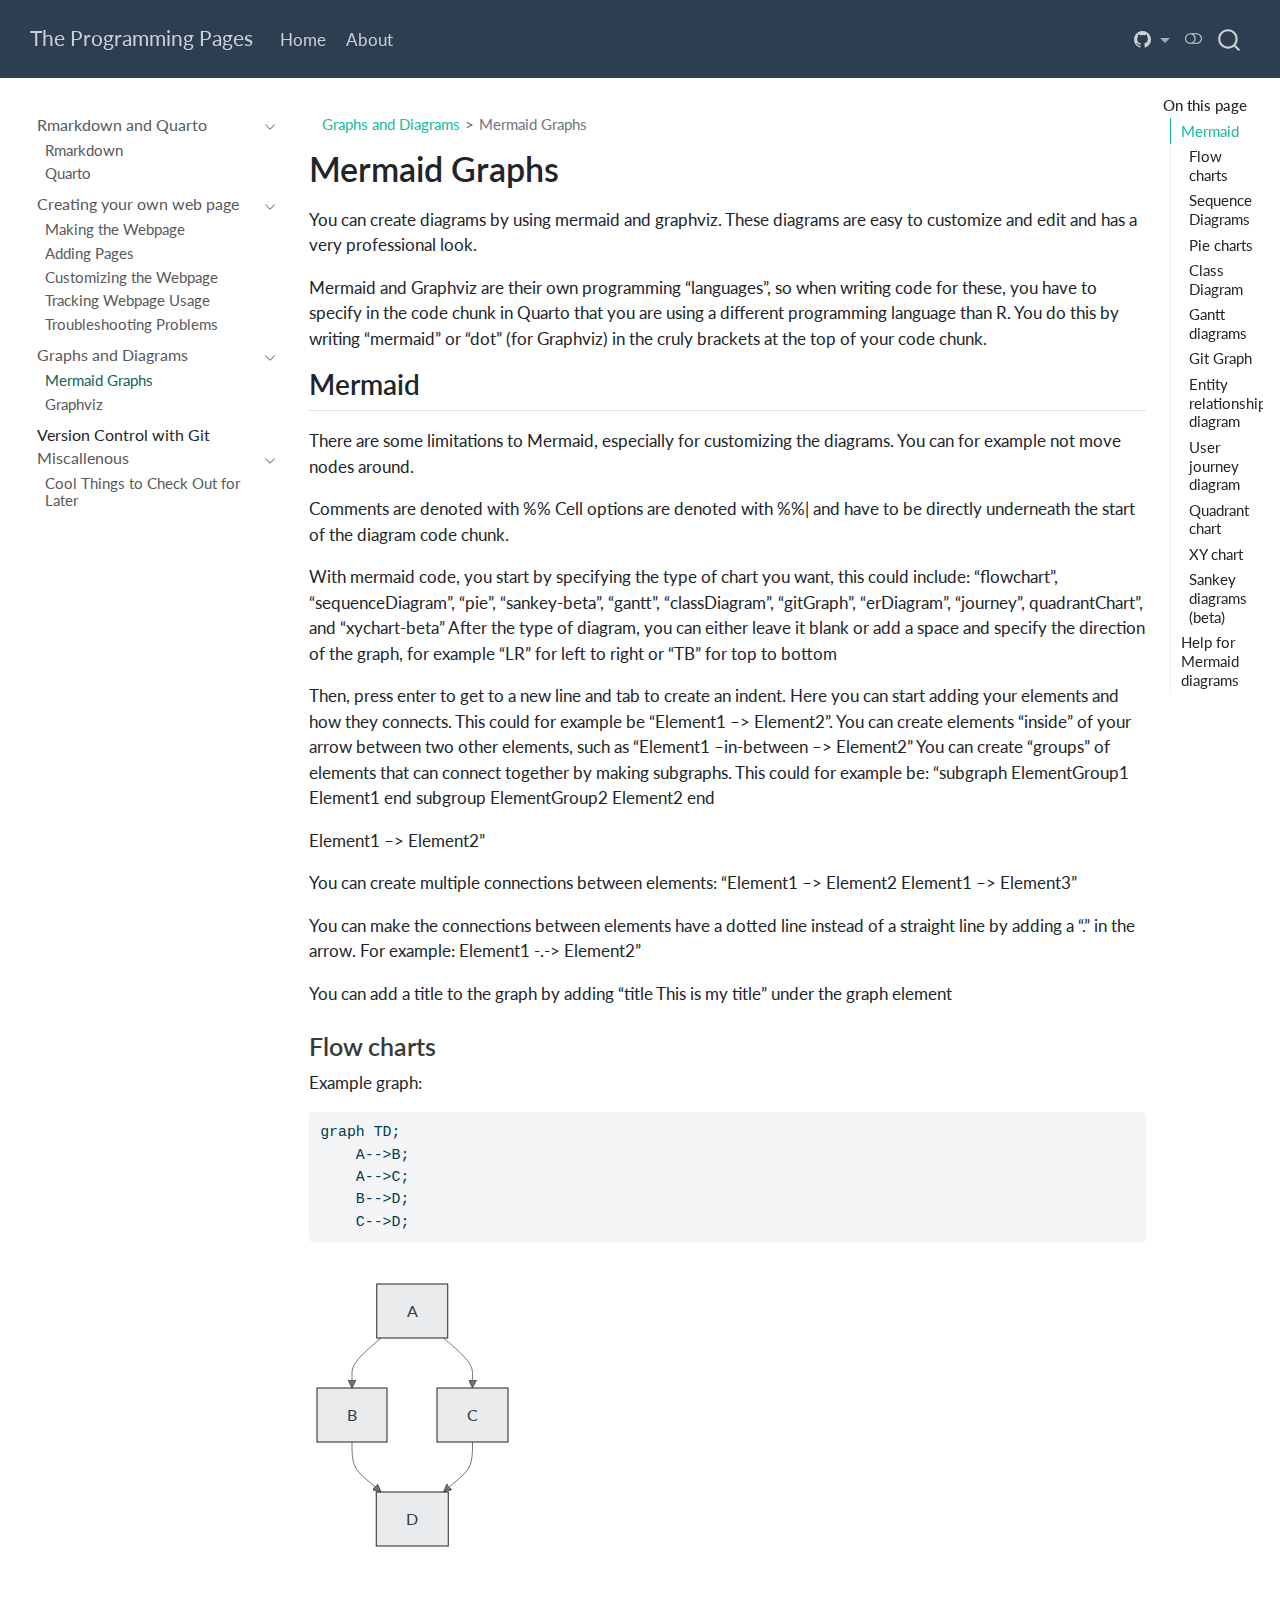
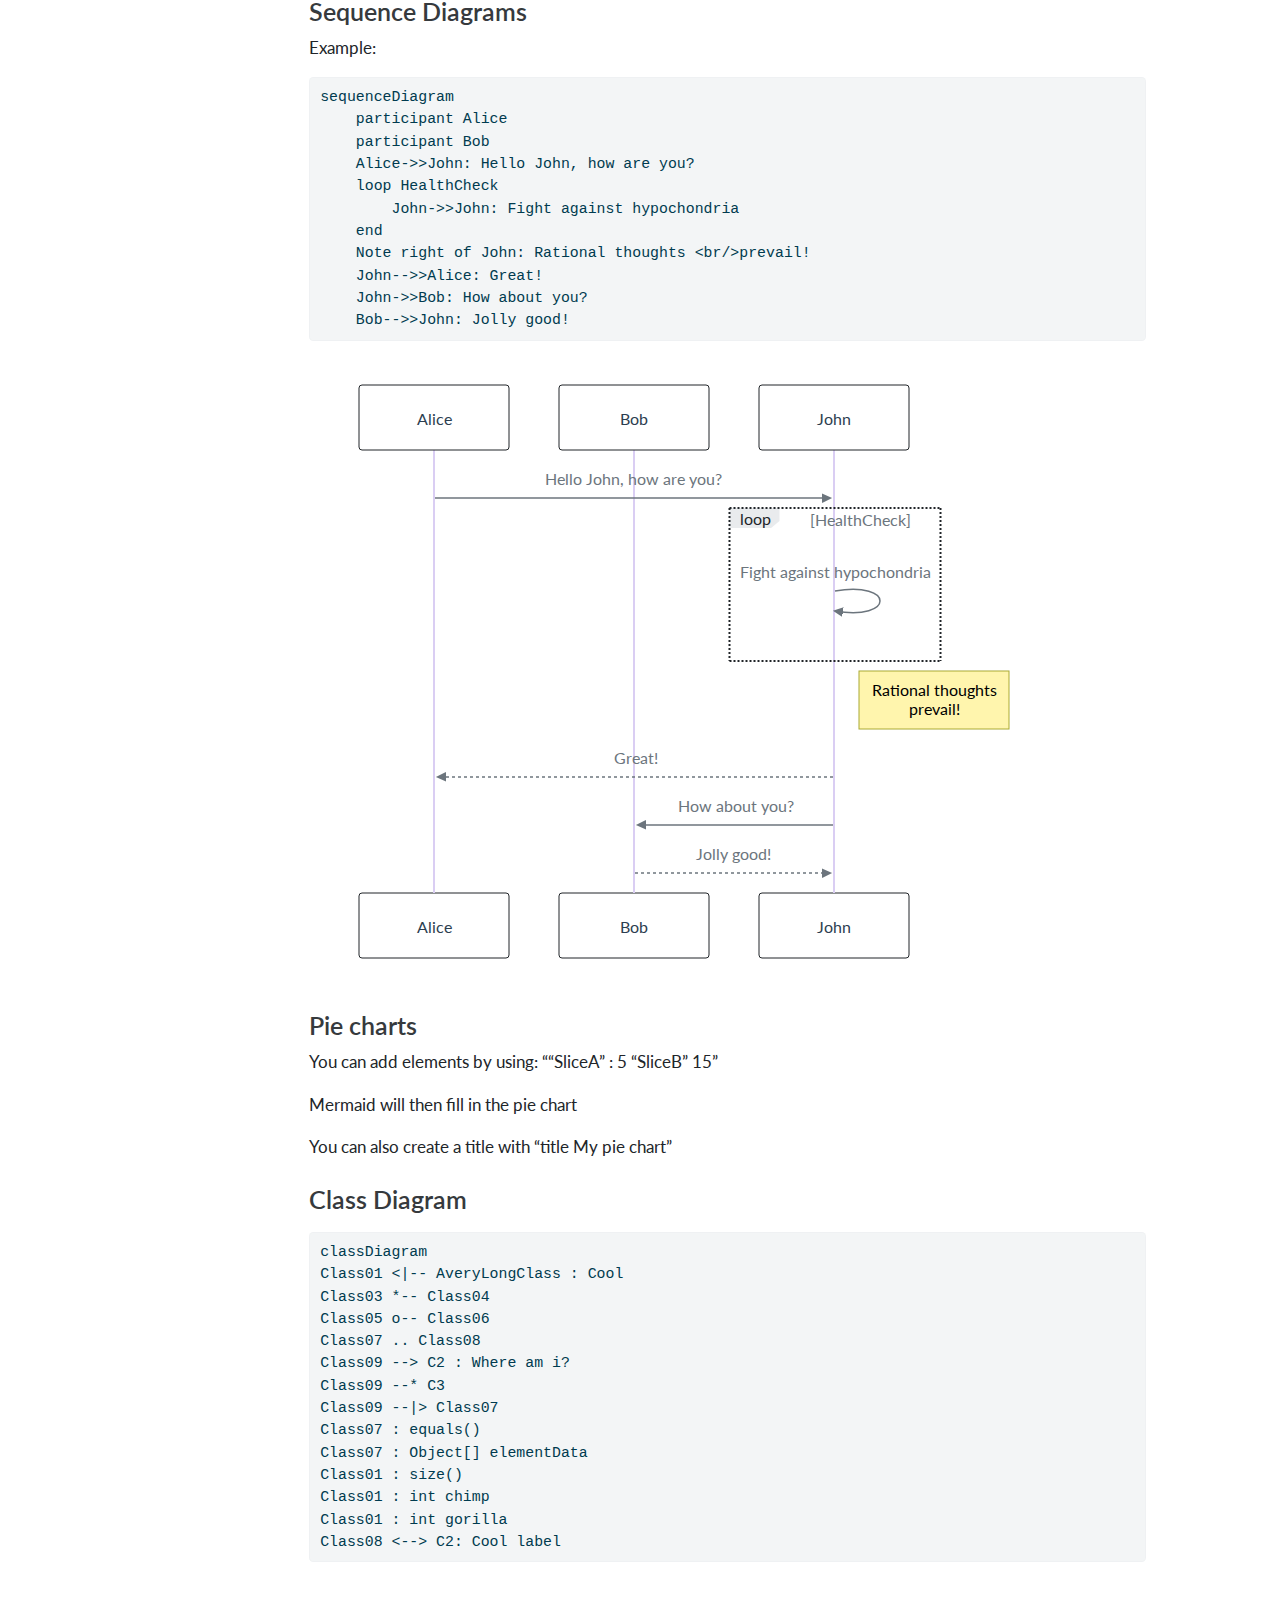
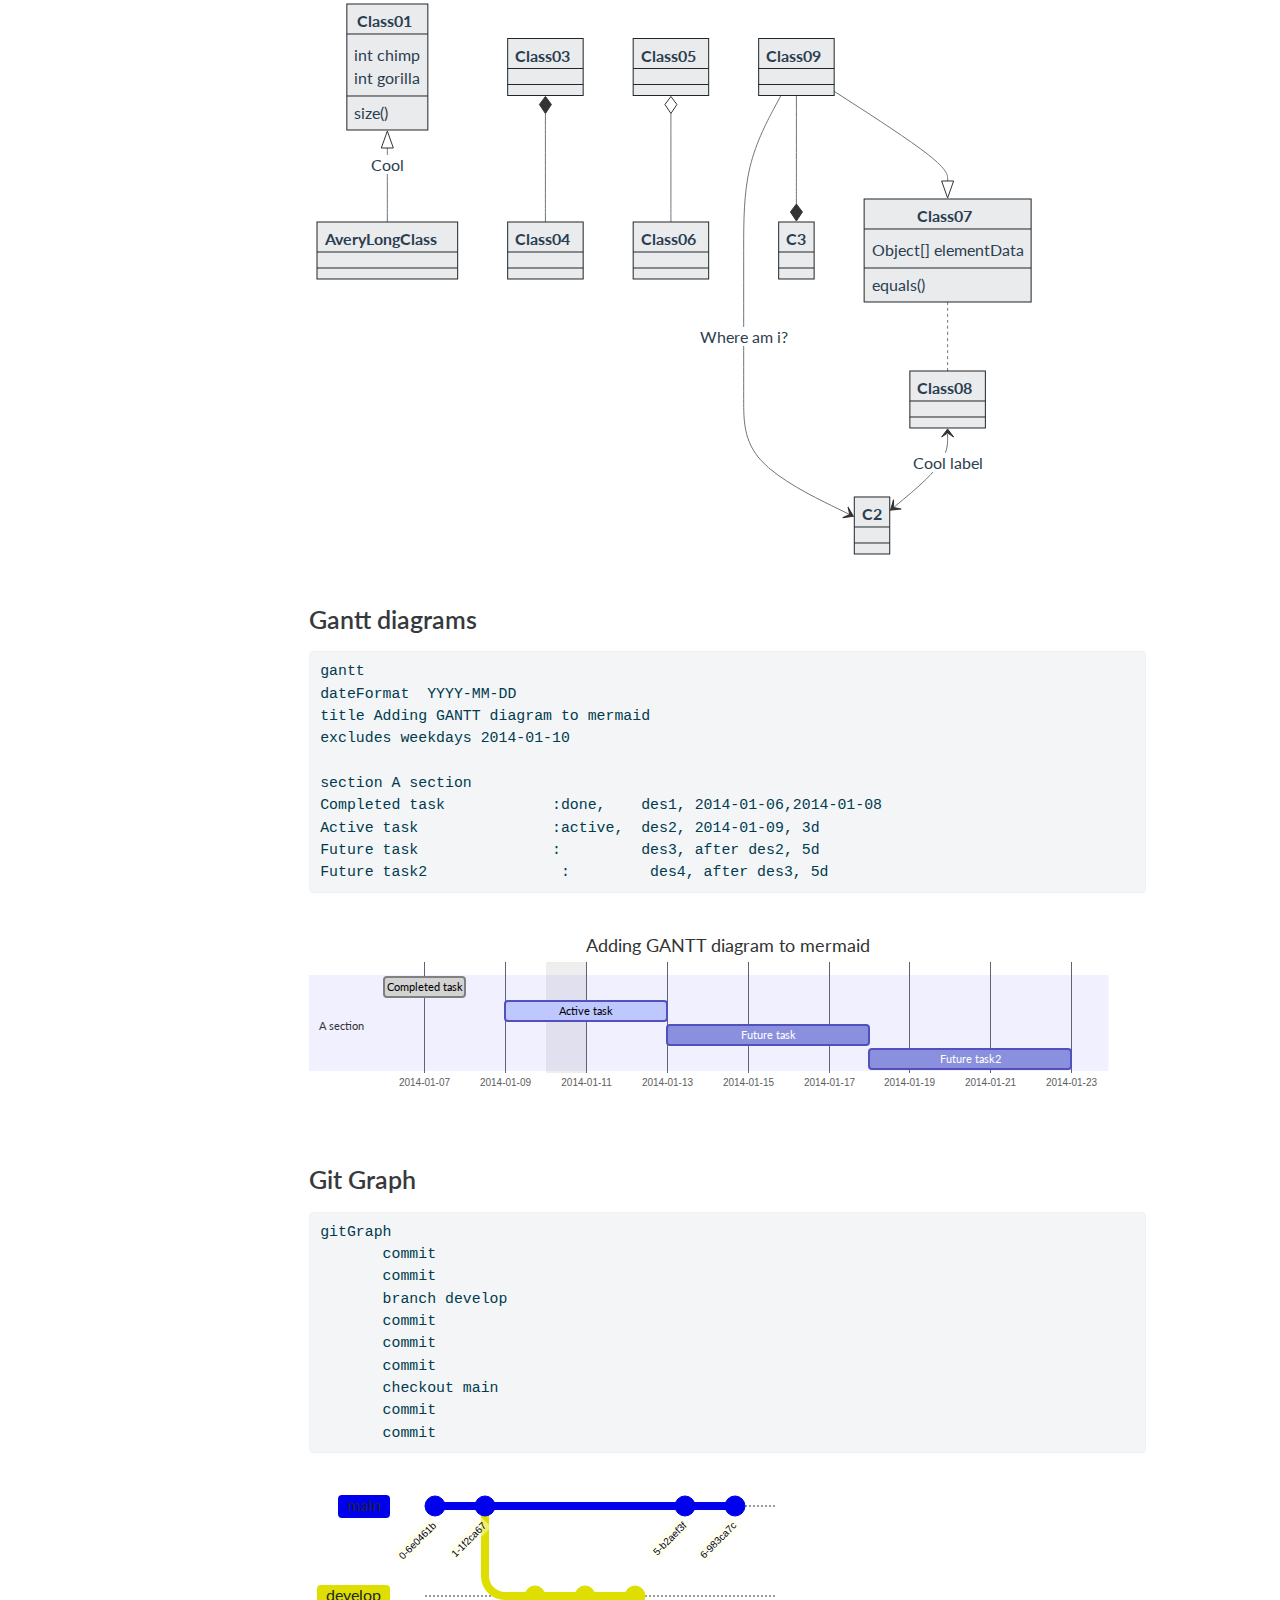
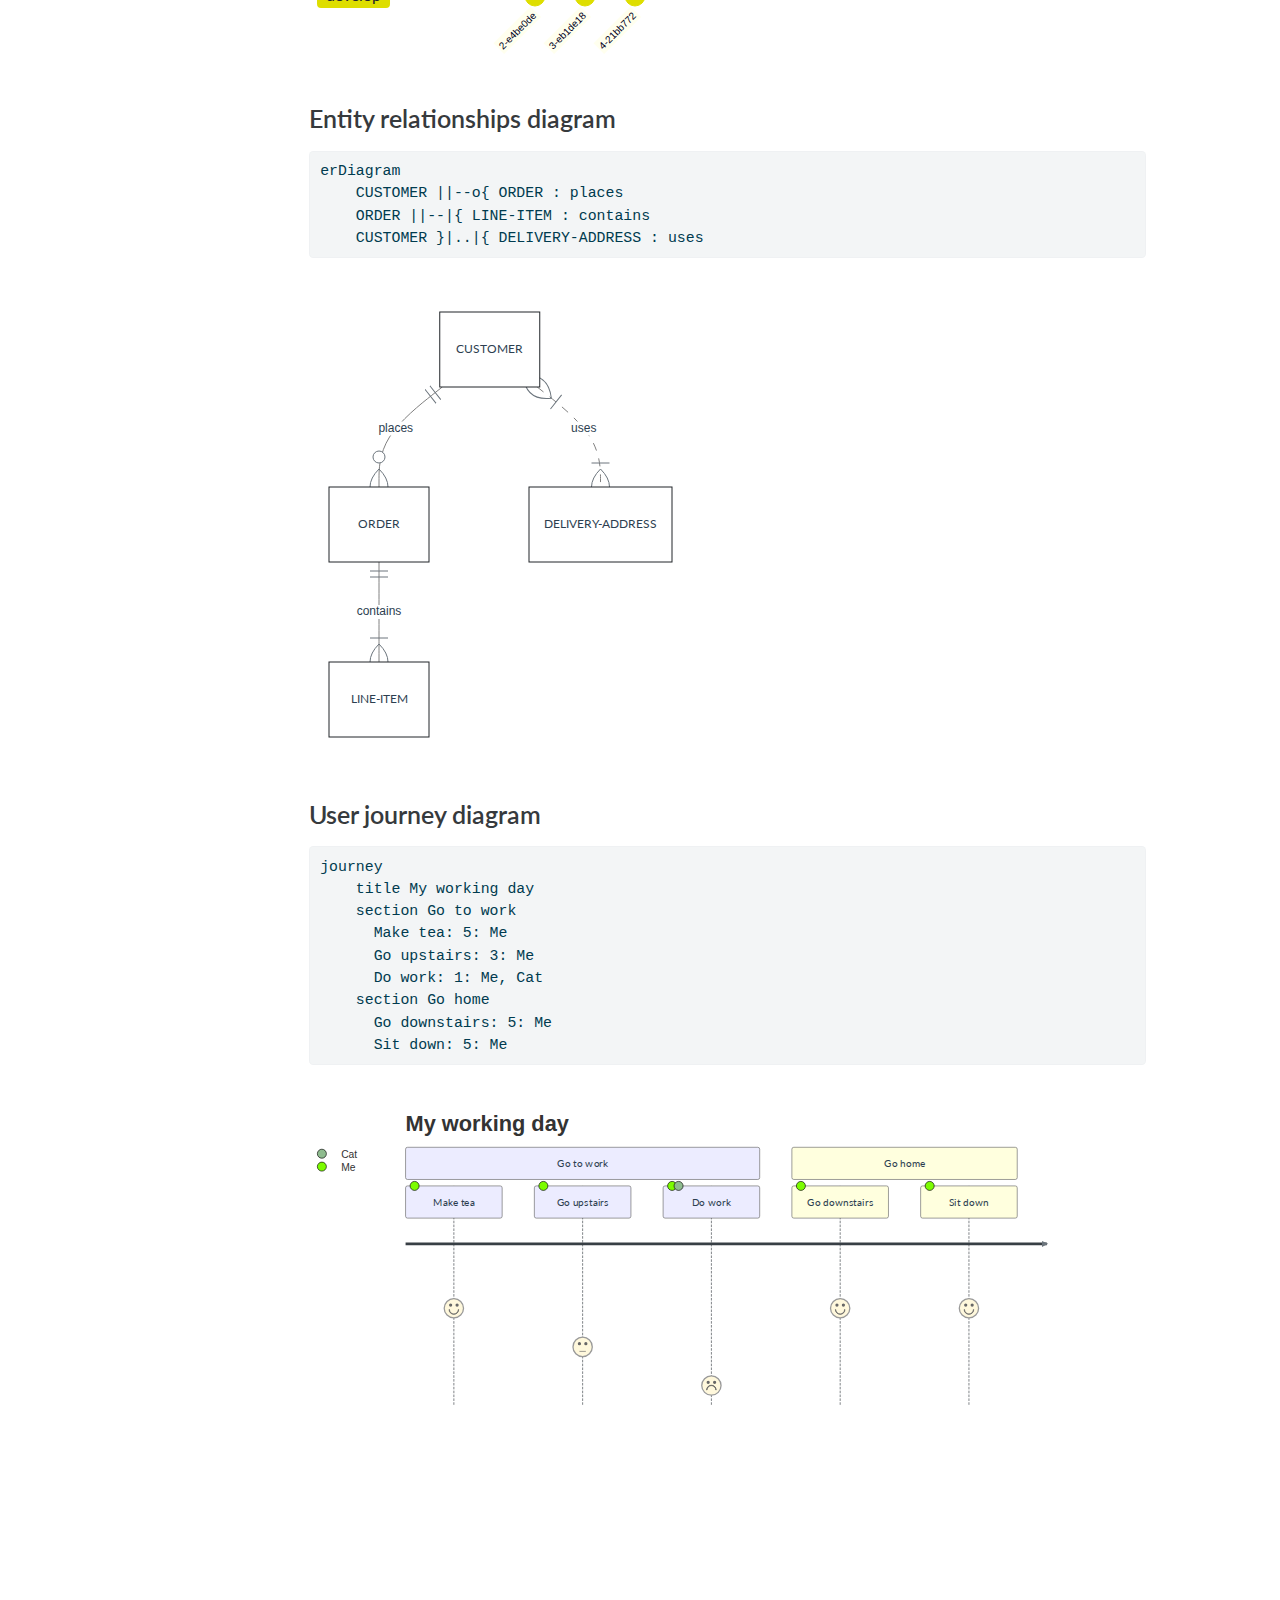
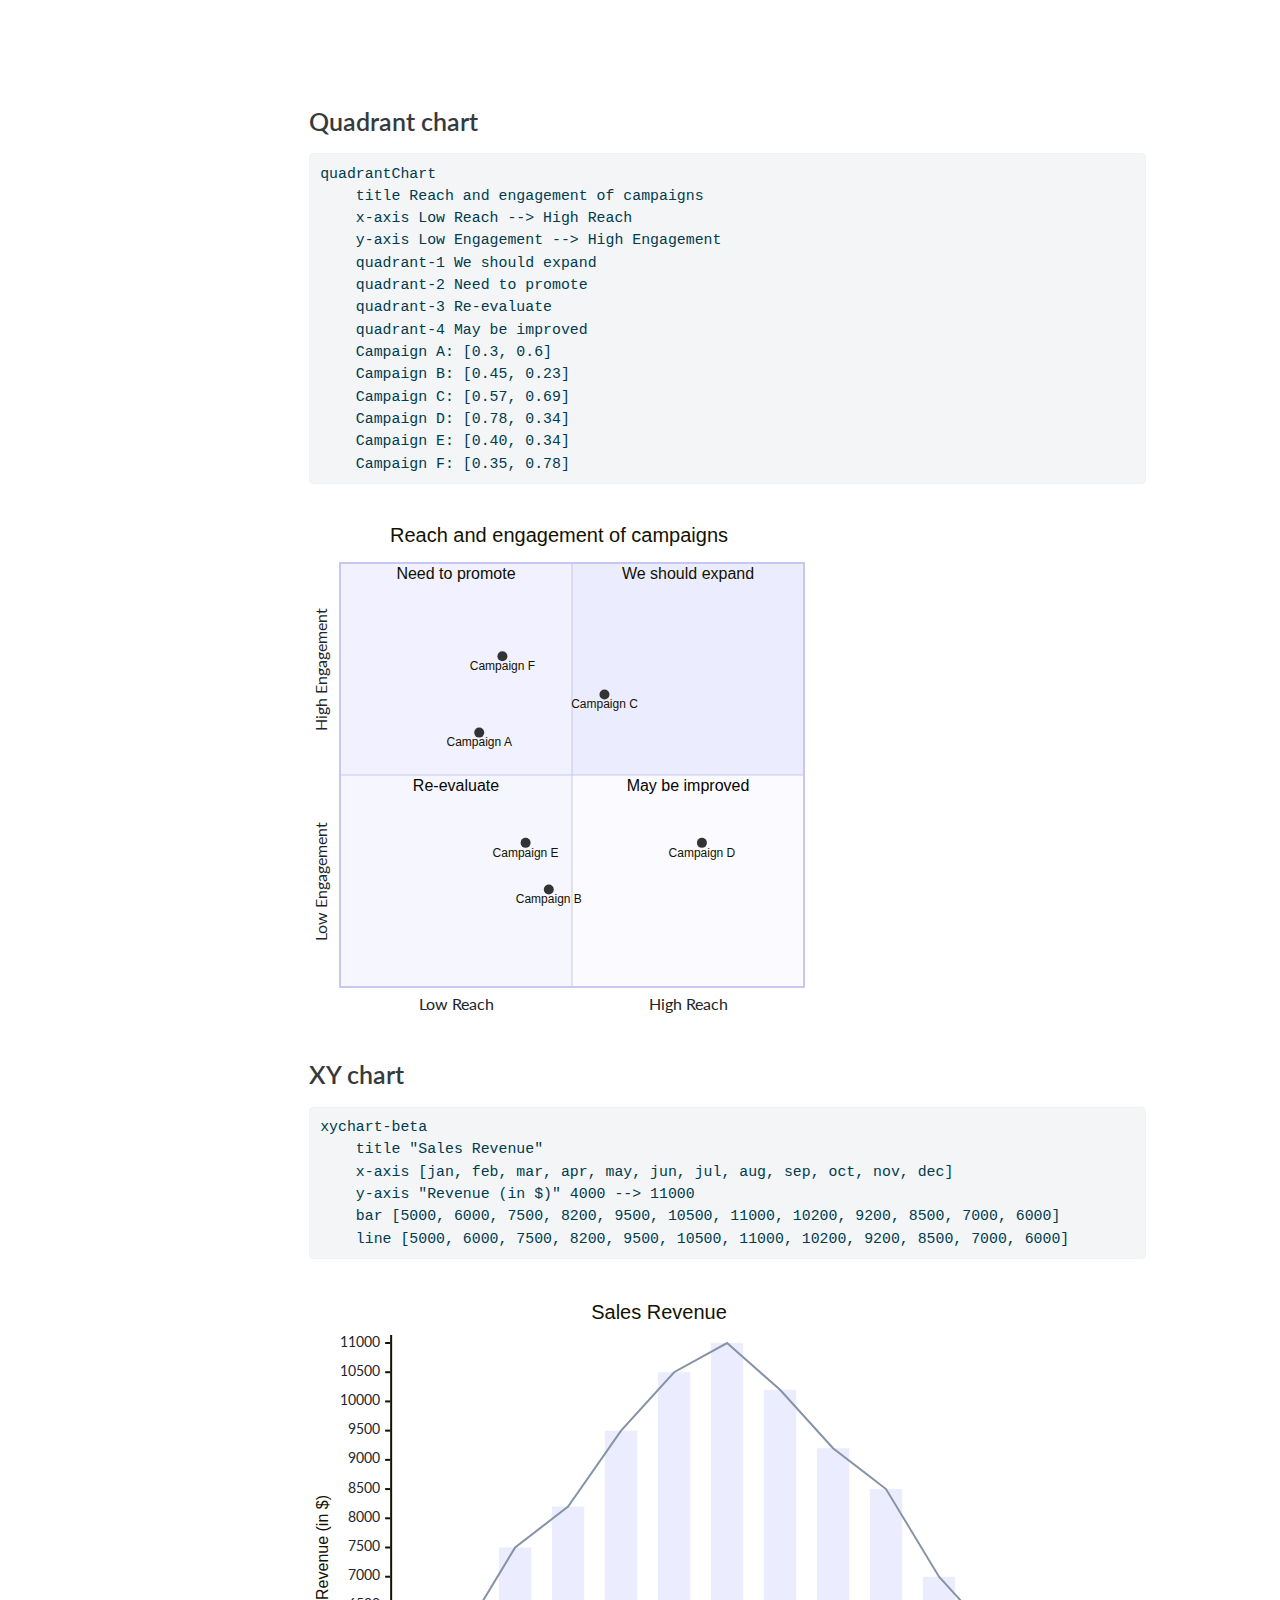
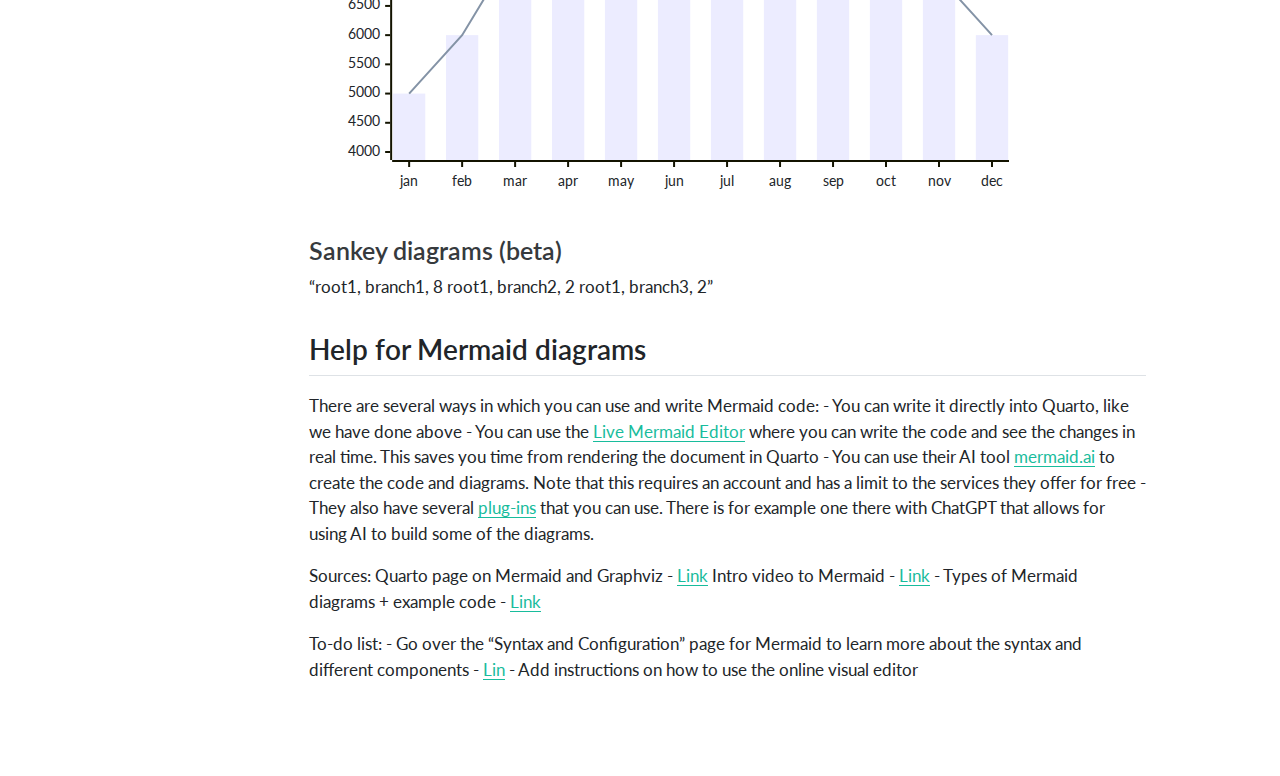
<file: docs/mermaid.html>
<!DOCTYPE html>
<html xmlns="http://www.w3.org/1999/xhtml" lang="en" xml:lang="en"><head>

<meta charset="utf-8">
<meta name="generator" content="quarto-1.6.42">

<meta name="viewport" content="width=device-width, initial-scale=1.0, user-scalable=yes">


<title>Mermaid Graphs – The Programming Pages</title>
<style>
code{white-space: pre-wrap;}
span.smallcaps{font-variant: small-caps;}
div.columns{display: flex; gap: min(4vw, 1.5em);}
div.column{flex: auto; overflow-x: auto;}
div.hanging-indent{margin-left: 1.5em; text-indent: -1.5em;}
ul.task-list{list-style: none;}
ul.task-list li input[type="checkbox"] {
  width: 0.8em;
  margin: 0 0.8em 0.2em -1em; /* quarto-specific, see https://github.com/quarto-dev/quarto-cli/issues/4556 */ 
  vertical-align: middle;
}
/* CSS for syntax highlighting */
pre > code.sourceCode { white-space: pre; position: relative; }
pre > code.sourceCode > span { line-height: 1.25; }
pre > code.sourceCode > span:empty { height: 1.2em; }
.sourceCode { overflow: visible; }
code.sourceCode > span { color: inherit; text-decoration: inherit; }
div.sourceCode { margin: 1em 0; }
pre.sourceCode { margin: 0; }
@media screen {
div.sourceCode { overflow: auto; }
}
@media print {
pre > code.sourceCode { white-space: pre-wrap; }
pre > code.sourceCode > span { display: inline-block; text-indent: -5em; padding-left: 5em; }
}
pre.numberSource code
  { counter-reset: source-line 0; }
pre.numberSource code > span
  { position: relative; left: -4em; counter-increment: source-line; }
pre.numberSource code > span > a:first-child::before
  { content: counter(source-line);
    position: relative; left: -1em; text-align: right; vertical-align: baseline;
    border: none; display: inline-block;
    -webkit-touch-callout: none; -webkit-user-select: none;
    -khtml-user-select: none; -moz-user-select: none;
    -ms-user-select: none; user-select: none;
    padding: 0 4px; width: 4em;
  }
pre.numberSource { margin-left: 3em;  padding-left: 4px; }
div.sourceCode
  {   }
@media screen {
pre > code.sourceCode > span > a:first-child::before { text-decoration: underline; }
}
</style>


<script src="site_libs/quarto-nav/quarto-nav.js"></script>
<script src="site_libs/quarto-nav/headroom.min.js"></script>
<script src="site_libs/clipboard/clipboard.min.js"></script>
<script src="site_libs/quarto-search/autocomplete.umd.js"></script>
<script src="site_libs/quarto-search/fuse.min.js"></script>
<script src="site_libs/quarto-search/quarto-search.js"></script>
<meta name="quarto:offset" content="./">
<link href="./pics/logo/Binary_code.png" rel="icon" type="image/png">
<script src="site_libs/quarto-html/quarto.js"></script>
<script src="site_libs/quarto-html/popper.min.js"></script>
<script src="site_libs/quarto-html/tippy.umd.min.js"></script>
<script src="site_libs/quarto-html/anchor.min.js"></script>
<link href="site_libs/quarto-html/tippy.css" rel="stylesheet">
<link href="site_libs/quarto-html/quarto-syntax-highlighting-2f5df379a58b258e96c21c0638c20c03.css" rel="stylesheet" class="quarto-color-scheme" id="quarto-text-highlighting-styles">
<link href="site_libs/quarto-html/quarto-syntax-highlighting-dark-b53751a350365c71b6c909e95f209ed1.css" rel="prefetch" class="quarto-color-scheme quarto-color-alternate" id="quarto-text-highlighting-styles">
<script src="site_libs/bootstrap/bootstrap.min.js"></script>
<link href="site_libs/bootstrap/bootstrap-icons.css" rel="stylesheet">
<link href="site_libs/bootstrap/bootstrap-d6ca072a62b2cca0e3f858b3e39b526d.min.css" rel="stylesheet" append-hash="true" class="quarto-color-scheme" id="quarto-bootstrap" data-mode="light">
<link href="site_libs/bootstrap/bootstrap-dark-b5ff14e04d8ae20a31edfa64545b4920.min.css" rel="prefetch" append-hash="true" class="quarto-color-scheme quarto-color-alternate" id="quarto-bootstrap" data-mode="dark">
<script id="quarto-search-options" type="application/json">{
  "location": "navbar",
  "copy-button": false,
  "collapse-after": 3,
  "panel-placement": "end",
  "type": "overlay",
  "limit": 50,
  "keyboard-shortcut": [
    "f",
    "/",
    "s"
  ],
  "show-item-context": false,
  "language": {
    "search-no-results-text": "No results",
    "search-matching-documents-text": "matching documents",
    "search-copy-link-title": "Copy link to search",
    "search-hide-matches-text": "Hide additional matches",
    "search-more-match-text": "more match in this document",
    "search-more-matches-text": "more matches in this document",
    "search-clear-button-title": "Clear",
    "search-text-placeholder": "",
    "search-detached-cancel-button-title": "Cancel",
    "search-submit-button-title": "Submit",
    "search-label": "Search"
  }
}</script>
<script src="site_libs/quarto-diagram/mermaid.min.js"></script>
<script src="site_libs/quarto-diagram/mermaid-init.js"></script>
<link href="site_libs/quarto-diagram/mermaid.css" rel="stylesheet">
<script data-goatcounter="https://lzapffe.goatcounter.com/count" async="" src="//gc.zgo.at/count.js"></script>


<link rel="stylesheet" href="styles.css">
</head>

<body class="nav-sidebar floating nav-fixed">

<div id="quarto-search-results"></div>
  <header id="quarto-header" class="headroom fixed-top">
    <nav class="navbar navbar-expand-lg " data-bs-theme="dark">
      <div class="navbar-container container-fluid">
      <div class="navbar-brand-container mx-auto">
    <a class="navbar-brand" href="./index.html">
    <span class="navbar-title">The Programming Pages</span>
    </a>
  </div>
            <div id="quarto-search" class="" title="Search"></div>
          <button class="navbar-toggler" type="button" data-bs-toggle="collapse" data-bs-target="#navbarCollapse" aria-controls="navbarCollapse" role="menu" aria-expanded="false" aria-label="Toggle navigation" onclick="if (window.quartoToggleHeadroom) { window.quartoToggleHeadroom(); }">
  <span class="navbar-toggler-icon"></span>
</button>
          <div class="collapse navbar-collapse" id="navbarCollapse">
            <ul class="navbar-nav navbar-nav-scroll me-auto">
  <li class="nav-item">
    <a class="nav-link" href="./index.html"> 
<span class="menu-text">Home</span></a>
  </li>  
  <li class="nav-item">
    <a class="nav-link" href="./about.html"> 
<span class="menu-text">About</span></a>
  </li>  
</ul>
            <ul class="navbar-nav navbar-nav-scroll ms-auto">
  <li class="nav-item dropdown ">
    <a class="nav-link dropdown-toggle" href="#" id="nav-menu-bi-github" role="link" data-bs-toggle="dropdown" aria-expanded="false">
      <i class="bi bi-github" role="img">
</i> 
 <span class="menu-text"></span>
    </a>
    <ul class="dropdown-menu dropdown-menu-end" aria-labelledby="nav-menu-bi-github">    
        <li>
    <a class="dropdown-item" href="https://github.com/lzapffe/programming-pages">
 <span class="dropdown-text">GitHub repository</span></a>
  </li>  
        <li>
    <a class="dropdown-item" href="https://github.com/lzapffe/programming-pages/issues">
 <span class="dropdown-text">Suggest improvements</span></a>
  </li>  
        <li>
    <a class="dropdown-item" href="./contact.html"><i class="bi bi-chat-text" role="img">
</i> 
 <span class="dropdown-text">Contact me</span></a>
  </li>  
    </ul>
  </li>
</ul>
          </div> <!-- /navcollapse -->
            <div class="quarto-navbar-tools">
  <a href="" class="quarto-color-scheme-toggle quarto-navigation-tool  px-1" onclick="window.quartoToggleColorScheme(); return false;" title="Toggle dark mode"><i class="bi"></i></a>
</div>
      </div> <!-- /container-fluid -->
    </nav>
  <nav class="quarto-secondary-nav">
    <div class="container-fluid d-flex">
      <button type="button" class="quarto-btn-toggle btn" data-bs-toggle="collapse" role="button" data-bs-target=".quarto-sidebar-collapse-item" aria-controls="quarto-sidebar" aria-expanded="false" aria-label="Toggle sidebar navigation" onclick="if (window.quartoToggleHeadroom) { window.quartoToggleHeadroom(); }">
        <i class="bi bi-layout-text-sidebar-reverse"></i>
      </button>
        <nav class="quarto-page-breadcrumbs" aria-label="breadcrumb"><ol class="breadcrumb"><li class="breadcrumb-item"><a href="./mermaid.html">Graphs and Diagrams</a></li><li class="breadcrumb-item"><a href="./mermaid.html">Mermaid Graphs</a></li></ol></nav>
        <a class="flex-grow-1" role="navigation" data-bs-toggle="collapse" data-bs-target=".quarto-sidebar-collapse-item" aria-controls="quarto-sidebar" aria-expanded="false" aria-label="Toggle sidebar navigation" onclick="if (window.quartoToggleHeadroom) { window.quartoToggleHeadroom(); }">      
        </a>
    </div>
  </nav>
</header>
<!-- content -->
<div id="quarto-content" class="quarto-container page-columns page-rows-contents page-layout-article page-navbar">
<!-- sidebar -->
  <nav id="quarto-sidebar" class="sidebar collapse collapse-horizontal quarto-sidebar-collapse-item sidebar-navigation floating overflow-auto">
    <div class="sidebar-menu-container"> 
    <ul class="list-unstyled mt-1">
        <li class="sidebar-item sidebar-item-section">
      <div class="sidebar-item-container"> 
            <a class="sidebar-item-text sidebar-link text-start" data-bs-toggle="collapse" data-bs-target="#quarto-sidebar-section-1" role="navigation" aria-expanded="true">
 <span class="menu-text">Rmarkdown and Quarto</span></a>
          <a class="sidebar-item-toggle text-start" data-bs-toggle="collapse" data-bs-target="#quarto-sidebar-section-1" role="navigation" aria-expanded="true" aria-label="Toggle section">
            <i class="bi bi-chevron-right ms-2"></i>
          </a> 
      </div>
      <ul id="quarto-sidebar-section-1" class="collapse list-unstyled sidebar-section depth1 show">  
          <li class="sidebar-item">
  <div class="sidebar-item-container"> 
  <a href="./rmarkdown_basics.html" class="sidebar-item-text sidebar-link">
 <span class="menu-text">Rmarkdown</span></a>
  </div>
</li>
          <li class="sidebar-item">
  <div class="sidebar-item-container"> 
  <a href="./quarto.html" class="sidebar-item-text sidebar-link">
 <span class="menu-text">Quarto</span></a>
  </div>
</li>
      </ul>
  </li>
        <li class="sidebar-item sidebar-item-section">
      <div class="sidebar-item-container"> 
            <a class="sidebar-item-text sidebar-link text-start" data-bs-toggle="collapse" data-bs-target="#quarto-sidebar-section-2" role="navigation" aria-expanded="true">
 <span class="menu-text">Creating your own web page</span></a>
          <a class="sidebar-item-toggle text-start" data-bs-toggle="collapse" data-bs-target="#quarto-sidebar-section-2" role="navigation" aria-expanded="true" aria-label="Toggle section">
            <i class="bi bi-chevron-right ms-2"></i>
          </a> 
      </div>
      <ul id="quarto-sidebar-section-2" class="collapse list-unstyled sidebar-section depth1 show">  
          <li class="sidebar-item">
  <div class="sidebar-item-container"> 
  <a href="./make_web_page.html" class="sidebar-item-text sidebar-link">
 <span class="menu-text">Making the Webpage</span></a>
  </div>
</li>
          <li class="sidebar-item">
  <div class="sidebar-item-container"> 
  <a href="./add_pages.html" class="sidebar-item-text sidebar-link">
 <span class="menu-text">Adding Pages</span></a>
  </div>
</li>
          <li class="sidebar-item">
  <div class="sidebar-item-container"> 
  <a href="./customize_webpage.html" class="sidebar-item-text sidebar-link">
 <span class="menu-text">Customizing the Webpage</span></a>
  </div>
</li>
          <li class="sidebar-item">
  <div class="sidebar-item-container"> 
  <a href="./track_webpage.html" class="sidebar-item-text sidebar-link">
 <span class="menu-text">Tracking Webpage Usage</span></a>
  </div>
</li>
          <li class="sidebar-item">
  <div class="sidebar-item-container"> 
  <a href="./troubleshooting.html" class="sidebar-item-text sidebar-link">
 <span class="menu-text">Troubleshooting Problems</span></a>
  </div>
</li>
      </ul>
  </li>
        <li class="sidebar-item sidebar-item-section">
      <div class="sidebar-item-container"> 
            <a class="sidebar-item-text sidebar-link text-start" data-bs-toggle="collapse" data-bs-target="#quarto-sidebar-section-3" role="navigation" aria-expanded="true">
 <span class="menu-text">Graphs and Diagrams</span></a>
          <a class="sidebar-item-toggle text-start" data-bs-toggle="collapse" data-bs-target="#quarto-sidebar-section-3" role="navigation" aria-expanded="true" aria-label="Toggle section">
            <i class="bi bi-chevron-right ms-2"></i>
          </a> 
      </div>
      <ul id="quarto-sidebar-section-3" class="collapse list-unstyled sidebar-section depth1 show">  
          <li class="sidebar-item">
  <div class="sidebar-item-container"> 
  <a href="./mermaid.html" class="sidebar-item-text sidebar-link active">
 <span class="menu-text">Mermaid Graphs</span></a>
  </div>
</li>
          <li class="sidebar-item">
  <div class="sidebar-item-container"> 
  <a href="./graphviz.html" class="sidebar-item-text sidebar-link">
 <span class="menu-text">Graphviz</span></a>
  </div>
</li>
      </ul>
  </li>
        <li class="sidebar-item sidebar-item-section">
      <span class="sidebar-item-text sidebar-link text-start">
 <span class="menu-text">Version Control with Git</span></span>
  </li>
        <li class="sidebar-item sidebar-item-section">
      <div class="sidebar-item-container"> 
            <a class="sidebar-item-text sidebar-link text-start" data-bs-toggle="collapse" data-bs-target="#quarto-sidebar-section-5" role="navigation" aria-expanded="true">
 <span class="menu-text">Miscallenous</span></a>
          <a class="sidebar-item-toggle text-start" data-bs-toggle="collapse" data-bs-target="#quarto-sidebar-section-5" role="navigation" aria-expanded="true" aria-label="Toggle section">
            <i class="bi bi-chevron-right ms-2"></i>
          </a> 
      </div>
      <ul id="quarto-sidebar-section-5" class="collapse list-unstyled sidebar-section depth1 show">  
          <li class="sidebar-item">
  <div class="sidebar-item-container"> 
  <a href="./cool_things.html" class="sidebar-item-text sidebar-link">
 <span class="menu-text">Cool Things to Check Out for Later</span></a>
  </div>
</li>
      </ul>
  </li>
    </ul>
    </div>
</nav>
<div id="quarto-sidebar-glass" class="quarto-sidebar-collapse-item" data-bs-toggle="collapse" data-bs-target=".quarto-sidebar-collapse-item"></div>
<!-- margin-sidebar -->
    <div id="quarto-margin-sidebar" class="sidebar margin-sidebar">
        <nav id="TOC" role="doc-toc" class="toc-active">
    <h2 id="toc-title">On this page</h2>
   
  <ul>
  <li><a href="#mermaid" id="toc-mermaid" class="nav-link active" data-scroll-target="#mermaid">Mermaid</a>
  <ul class="collapse">
  <li><a href="#flow-charts" id="toc-flow-charts" class="nav-link" data-scroll-target="#flow-charts">Flow charts</a></li>
  <li><a href="#sequence-diagrams" id="toc-sequence-diagrams" class="nav-link" data-scroll-target="#sequence-diagrams">Sequence Diagrams</a></li>
  <li><a href="#pie-charts" id="toc-pie-charts" class="nav-link" data-scroll-target="#pie-charts">Pie charts</a></li>
  <li><a href="#class-diagram" id="toc-class-diagram" class="nav-link" data-scroll-target="#class-diagram">Class Diagram</a></li>
  <li><a href="#gantt-diagrams" id="toc-gantt-diagrams" class="nav-link" data-scroll-target="#gantt-diagrams">Gantt diagrams</a></li>
  <li><a href="#git-graph" id="toc-git-graph" class="nav-link" data-scroll-target="#git-graph">Git Graph</a></li>
  <li><a href="#entity-relationships-diagram" id="toc-entity-relationships-diagram" class="nav-link" data-scroll-target="#entity-relationships-diagram">Entity relationships diagram</a></li>
  <li><a href="#user-journey-diagram" id="toc-user-journey-diagram" class="nav-link" data-scroll-target="#user-journey-diagram">User journey diagram</a></li>
  <li><a href="#quadrant-chart" id="toc-quadrant-chart" class="nav-link" data-scroll-target="#quadrant-chart">Quadrant chart</a></li>
  <li><a href="#xy-chart" id="toc-xy-chart" class="nav-link" data-scroll-target="#xy-chart">XY chart</a></li>
  <li><a href="#sankey-diagrams-beta" id="toc-sankey-diagrams-beta" class="nav-link" data-scroll-target="#sankey-diagrams-beta">Sankey diagrams (beta)</a></li>
  </ul></li>
  <li><a href="#help-for-mermaid-diagrams" id="toc-help-for-mermaid-diagrams" class="nav-link" data-scroll-target="#help-for-mermaid-diagrams">Help for Mermaid diagrams</a></li>
  </ul>
</nav>
    </div>
<!-- main -->
<main class="content" id="quarto-document-content">

<header id="title-block-header" class="quarto-title-block default"><nav class="quarto-page-breadcrumbs quarto-title-breadcrumbs d-none d-lg-block" aria-label="breadcrumb"><ol class="breadcrumb"><li class="breadcrumb-item"><a href="./mermaid.html">Graphs and Diagrams</a></li><li class="breadcrumb-item"><a href="./mermaid.html">Mermaid Graphs</a></li></ol></nav>
<div class="quarto-title">
<h1 class="title">Mermaid Graphs</h1>
</div>



<div class="quarto-title-meta">

    
  
    
  </div>
  


</header>


<p>You can create diagrams by using mermaid and graphviz. These diagrams are easy to customize and edit and has a very professional look.</p>
<p>Mermaid and Graphviz are their own programming “languages”, so when writing code for these, you have to specify in the code chunk in Quarto that you are using a different programming language than R. You do this by writing “mermaid” or “dot” (for Graphviz) in the cruly brackets at the top of your code chunk.</p>
<section id="mermaid" class="level2">
<h2 class="anchored" data-anchor-id="mermaid">Mermaid</h2>
<p>There are some limitations to Mermaid, especially for customizing the diagrams. You can for example not move nodes around.</p>
<p>Comments are denoted with %% Cell options are denoted with %%| and have to be directly underneath the start of the diagram code chunk.</p>
<p>With mermaid code, you start by specifying the type of chart you want, this could include: “flowchart”, “sequenceDiagram”, “pie”, “sankey-beta”, “gantt”, “classDiagram”, “gitGraph”, “erDiagram”, “journey”, quadrantChart”, and “xychart-beta” After the type of diagram, you can either leave it blank or add a space and specify the direction of the graph, for example “LR” for left to right or “TB” for top to bottom</p>
<p>Then, press enter to get to a new line and tab to create an indent. Here you can start adding your elements and how they connects. This could for example be “Element1 –&gt; Element2”. You can create elements “inside” of your arrow between two other elements, such as “Element1 –in-between –&gt; Element2” You can create “groups” of elements that can connect together by making subgraphs. This could for example be: “subgraph ElementGroup1 Element1 end subgroup ElementGroup2 Element2 end</p>
<p>Element1 –&gt; Element2”</p>
<p>You can create multiple connections between elements: “Element1 –&gt; Element2 Element1 –&gt; Element3”</p>
<p>You can make the connections between elements have a dotted line instead of a straight line by adding a “.” in the arrow. For example: Element1 -.-&gt; Element2”</p>
<p>You can add a title to the graph by adding “title This is my title” under the graph element</p>
<section id="flow-charts" class="level3">
<h3 class="anchored" data-anchor-id="flow-charts">Flow charts</h3>
<p>Example graph:</p>
<div class="cell" data-layout-align="default">
<div class="sourceCode cell-code" id="cb1"><pre class="sourceCode default code-with-copy"><code class="sourceCode default"><span id="cb1-1"><a href="#cb1-1" aria-hidden="true" tabindex="-1"></a>graph TD;</span>
<span id="cb1-2"><a href="#cb1-2" aria-hidden="true" tabindex="-1"></a>    A--&gt;B;</span>
<span id="cb1-3"><a href="#cb1-3" aria-hidden="true" tabindex="-1"></a>    A--&gt;C;</span>
<span id="cb1-4"><a href="#cb1-4" aria-hidden="true" tabindex="-1"></a>    B--&gt;D;</span>
<span id="cb1-5"><a href="#cb1-5" aria-hidden="true" tabindex="-1"></a>    C--&gt;D;</span></code><button title="Copy to Clipboard" class="code-copy-button"><i class="bi"></i></button></pre></div>
<div class="cell-output-display">
<div>
<p></p><figure class="figure"><p></p>
<div>
<pre class="mermaid mermaid-js">graph TD;
    A--&gt;B;
    A--&gt;C;
    B--&gt;D;
    C--&gt;D;
</pre>
</div>
<p></p></figure><p></p>
</div>
</div>
</div>
</section>
<section id="sequence-diagrams" class="level3">
<h3 class="anchored" data-anchor-id="sequence-diagrams">Sequence Diagrams</h3>
<p>Example:</p>
<div class="cell" data-layout-align="default">
<div class="sourceCode cell-code" id="cb2"><pre class="sourceCode default code-with-copy"><code class="sourceCode default"><span id="cb2-1"><a href="#cb2-1" aria-hidden="true" tabindex="-1"></a>sequenceDiagram</span>
<span id="cb2-2"><a href="#cb2-2" aria-hidden="true" tabindex="-1"></a>    participant Alice</span>
<span id="cb2-3"><a href="#cb2-3" aria-hidden="true" tabindex="-1"></a>    participant Bob</span>
<span id="cb2-4"><a href="#cb2-4" aria-hidden="true" tabindex="-1"></a>    Alice-&gt;&gt;John: Hello John, how are you?</span>
<span id="cb2-5"><a href="#cb2-5" aria-hidden="true" tabindex="-1"></a>    loop HealthCheck</span>
<span id="cb2-6"><a href="#cb2-6" aria-hidden="true" tabindex="-1"></a>        John-&gt;&gt;John: Fight against hypochondria</span>
<span id="cb2-7"><a href="#cb2-7" aria-hidden="true" tabindex="-1"></a>    end</span>
<span id="cb2-8"><a href="#cb2-8" aria-hidden="true" tabindex="-1"></a>    Note right of John: Rational thoughts &lt;br/&gt;prevail!</span>
<span id="cb2-9"><a href="#cb2-9" aria-hidden="true" tabindex="-1"></a>    John--&gt;&gt;Alice: Great!</span>
<span id="cb2-10"><a href="#cb2-10" aria-hidden="true" tabindex="-1"></a>    John-&gt;&gt;Bob: How about you?</span>
<span id="cb2-11"><a href="#cb2-11" aria-hidden="true" tabindex="-1"></a>    Bob--&gt;&gt;John: Jolly good!</span></code><button title="Copy to Clipboard" class="code-copy-button"><i class="bi"></i></button></pre></div>
<div class="cell-output-display">
<div>
<p></p><figure class="figure"><p></p>
<div>
<pre class="mermaid mermaid-js">sequenceDiagram
    participant Alice
    participant Bob
    Alice-&gt;&gt;John: Hello John, how are you?
    loop HealthCheck
        John-&gt;&gt;John: Fight against hypochondria
    end
    Note right of John: Rational thoughts &lt;br/&gt;prevail!
    John--&gt;&gt;Alice: Great!
    John-&gt;&gt;Bob: How about you?
    Bob--&gt;&gt;John: Jolly good!
</pre>
</div>
<p></p></figure><p></p>
</div>
</div>
</div>
</section>
<section id="pie-charts" class="level3">
<h3 class="anchored" data-anchor-id="pie-charts">Pie charts</h3>
<p>You can add elements by using: ““SliceA” : 5 “SliceB” 15”</p>
<p>Mermaid will then fill in the pie chart</p>
<p>You can also create a title with “title My pie chart”</p>
</section>
<section id="class-diagram" class="level3">
<h3 class="anchored" data-anchor-id="class-diagram">Class Diagram</h3>
<div class="cell" data-layout-align="default">
<div class="sourceCode cell-code" id="cb3"><pre class="sourceCode default code-with-copy"><code class="sourceCode default"><span id="cb3-1"><a href="#cb3-1" aria-hidden="true" tabindex="-1"></a>classDiagram</span>
<span id="cb3-2"><a href="#cb3-2" aria-hidden="true" tabindex="-1"></a>Class01 &lt;|-- AveryLongClass : Cool</span>
<span id="cb3-3"><a href="#cb3-3" aria-hidden="true" tabindex="-1"></a>Class03 *-- Class04</span>
<span id="cb3-4"><a href="#cb3-4" aria-hidden="true" tabindex="-1"></a>Class05 o-- Class06</span>
<span id="cb3-5"><a href="#cb3-5" aria-hidden="true" tabindex="-1"></a>Class07 .. Class08</span>
<span id="cb3-6"><a href="#cb3-6" aria-hidden="true" tabindex="-1"></a>Class09 --&gt; C2 : Where am i?</span>
<span id="cb3-7"><a href="#cb3-7" aria-hidden="true" tabindex="-1"></a>Class09 --* C3</span>
<span id="cb3-8"><a href="#cb3-8" aria-hidden="true" tabindex="-1"></a>Class09 --|&gt; Class07</span>
<span id="cb3-9"><a href="#cb3-9" aria-hidden="true" tabindex="-1"></a>Class07 : equals()</span>
<span id="cb3-10"><a href="#cb3-10" aria-hidden="true" tabindex="-1"></a>Class07 : Object[] elementData</span>
<span id="cb3-11"><a href="#cb3-11" aria-hidden="true" tabindex="-1"></a>Class01 : size()</span>
<span id="cb3-12"><a href="#cb3-12" aria-hidden="true" tabindex="-1"></a>Class01 : int chimp</span>
<span id="cb3-13"><a href="#cb3-13" aria-hidden="true" tabindex="-1"></a>Class01 : int gorilla</span>
<span id="cb3-14"><a href="#cb3-14" aria-hidden="true" tabindex="-1"></a>Class08 &lt;--&gt; C2: Cool label</span></code><button title="Copy to Clipboard" class="code-copy-button"><i class="bi"></i></button></pre></div>
<div class="cell-output-display">
<div>
<p></p><figure class="figure"><p></p>
<div>
<pre class="mermaid mermaid-js">classDiagram
Class01 &lt;|-- AveryLongClass : Cool
Class03 *-- Class04
Class05 o-- Class06
Class07 .. Class08
Class09 --&gt; C2 : Where am i?
Class09 --* C3
Class09 --|&gt; Class07
Class07 : equals()
Class07 : Object[] elementData
Class01 : size()
Class01 : int chimp
Class01 : int gorilla
Class08 &lt;--&gt; C2: Cool label
</pre>
</div>
<p></p></figure><p></p>
</div>
</div>
</div>
</section>
<section id="gantt-diagrams" class="level3">
<h3 class="anchored" data-anchor-id="gantt-diagrams">Gantt diagrams</h3>
<div class="cell" data-layout-align="default">
<div class="sourceCode cell-code" id="cb4"><pre class="sourceCode default code-with-copy"><code class="sourceCode default"><span id="cb4-1"><a href="#cb4-1" aria-hidden="true" tabindex="-1"></a>gantt</span>
<span id="cb4-2"><a href="#cb4-2" aria-hidden="true" tabindex="-1"></a>dateFormat  YYYY-MM-DD</span>
<span id="cb4-3"><a href="#cb4-3" aria-hidden="true" tabindex="-1"></a>title Adding GANTT diagram to mermaid</span>
<span id="cb4-4"><a href="#cb4-4" aria-hidden="true" tabindex="-1"></a>excludes weekdays 2014-01-10</span>
<span id="cb4-5"><a href="#cb4-5" aria-hidden="true" tabindex="-1"></a></span>
<span id="cb4-6"><a href="#cb4-6" aria-hidden="true" tabindex="-1"></a>section A section</span>
<span id="cb4-7"><a href="#cb4-7" aria-hidden="true" tabindex="-1"></a>Completed task            :done,    des1, 2014-01-06,2014-01-08</span>
<span id="cb4-8"><a href="#cb4-8" aria-hidden="true" tabindex="-1"></a>Active task               :active,  des2, 2014-01-09, 3d</span>
<span id="cb4-9"><a href="#cb4-9" aria-hidden="true" tabindex="-1"></a>Future task               :         des3, after des2, 5d</span>
<span id="cb4-10"><a href="#cb4-10" aria-hidden="true" tabindex="-1"></a>Future task2               :         des4, after des3, 5d</span></code><button title="Copy to Clipboard" class="code-copy-button"><i class="bi"></i></button></pre></div>
<div class="cell-output-display">
<div>
<p></p><figure class="figure"><p></p>
<div>
<pre class="mermaid mermaid-js">gantt
dateFormat  YYYY-MM-DD
title Adding GANTT diagram to mermaid
excludes weekdays 2014-01-10

section A section
Completed task            :done,    des1, 2014-01-06,2014-01-08
Active task               :active,  des2, 2014-01-09, 3d
Future task               :         des3, after des2, 5d
Future task2               :         des4, after des3, 5d
</pre>
</div>
<p></p></figure><p></p>
</div>
</div>
</div>
</section>
<section id="git-graph" class="level3">
<h3 class="anchored" data-anchor-id="git-graph">Git Graph</h3>
<div class="cell" data-layout-align="default">
<div class="sourceCode cell-code" id="cb5"><pre class="sourceCode default code-with-copy"><code class="sourceCode default"><span id="cb5-1"><a href="#cb5-1" aria-hidden="true" tabindex="-1"></a>gitGraph</span>
<span id="cb5-2"><a href="#cb5-2" aria-hidden="true" tabindex="-1"></a>       commit</span>
<span id="cb5-3"><a href="#cb5-3" aria-hidden="true" tabindex="-1"></a>       commit</span>
<span id="cb5-4"><a href="#cb5-4" aria-hidden="true" tabindex="-1"></a>       branch develop</span>
<span id="cb5-5"><a href="#cb5-5" aria-hidden="true" tabindex="-1"></a>       commit</span>
<span id="cb5-6"><a href="#cb5-6" aria-hidden="true" tabindex="-1"></a>       commit</span>
<span id="cb5-7"><a href="#cb5-7" aria-hidden="true" tabindex="-1"></a>       commit</span>
<span id="cb5-8"><a href="#cb5-8" aria-hidden="true" tabindex="-1"></a>       checkout main</span>
<span id="cb5-9"><a href="#cb5-9" aria-hidden="true" tabindex="-1"></a>       commit</span>
<span id="cb5-10"><a href="#cb5-10" aria-hidden="true" tabindex="-1"></a>       commit</span></code><button title="Copy to Clipboard" class="code-copy-button"><i class="bi"></i></button></pre></div>
<div class="cell-output-display">
<div>
<p></p><figure class="figure"><p></p>
<div>
<pre class="mermaid mermaid-js">gitGraph
       commit
       commit
       branch develop
       commit
       commit
       commit
       checkout main
       commit
       commit
</pre>
</div>
<p></p></figure><p></p>
</div>
</div>
</div>
</section>
<section id="entity-relationships-diagram" class="level3">
<h3 class="anchored" data-anchor-id="entity-relationships-diagram">Entity relationships diagram</h3>
<div class="cell" data-layout-align="default">
<div class="sourceCode cell-code" id="cb6"><pre class="sourceCode default code-with-copy"><code class="sourceCode default"><span id="cb6-1"><a href="#cb6-1" aria-hidden="true" tabindex="-1"></a>erDiagram</span>
<span id="cb6-2"><a href="#cb6-2" aria-hidden="true" tabindex="-1"></a>    CUSTOMER ||--o{ ORDER : places</span>
<span id="cb6-3"><a href="#cb6-3" aria-hidden="true" tabindex="-1"></a>    ORDER ||--|{ LINE-ITEM : contains</span>
<span id="cb6-4"><a href="#cb6-4" aria-hidden="true" tabindex="-1"></a>    CUSTOMER }|..|{ DELIVERY-ADDRESS : uses</span></code><button title="Copy to Clipboard" class="code-copy-button"><i class="bi"></i></button></pre></div>
<div class="cell-output-display">
<div>
<p></p><figure class="figure"><p></p>
<div>
<pre class="mermaid mermaid-js">erDiagram
    CUSTOMER ||--o{ ORDER : places
    ORDER ||--|{ LINE-ITEM : contains
    CUSTOMER }|..|{ DELIVERY-ADDRESS : uses
</pre>
</div>
<p></p></figure><p></p>
</div>
</div>
</div>
</section>
<section id="user-journey-diagram" class="level3">
<h3 class="anchored" data-anchor-id="user-journey-diagram">User journey diagram</h3>
<div class="cell" data-layout-align="default">
<div class="sourceCode cell-code" id="cb7"><pre class="sourceCode default code-with-copy"><code class="sourceCode default"><span id="cb7-1"><a href="#cb7-1" aria-hidden="true" tabindex="-1"></a>journey</span>
<span id="cb7-2"><a href="#cb7-2" aria-hidden="true" tabindex="-1"></a>    title My working day</span>
<span id="cb7-3"><a href="#cb7-3" aria-hidden="true" tabindex="-1"></a>    section Go to work</span>
<span id="cb7-4"><a href="#cb7-4" aria-hidden="true" tabindex="-1"></a>      Make tea: 5: Me</span>
<span id="cb7-5"><a href="#cb7-5" aria-hidden="true" tabindex="-1"></a>      Go upstairs: 3: Me</span>
<span id="cb7-6"><a href="#cb7-6" aria-hidden="true" tabindex="-1"></a>      Do work: 1: Me, Cat</span>
<span id="cb7-7"><a href="#cb7-7" aria-hidden="true" tabindex="-1"></a>    section Go home</span>
<span id="cb7-8"><a href="#cb7-8" aria-hidden="true" tabindex="-1"></a>      Go downstairs: 5: Me</span>
<span id="cb7-9"><a href="#cb7-9" aria-hidden="true" tabindex="-1"></a>      Sit down: 5: Me</span></code><button title="Copy to Clipboard" class="code-copy-button"><i class="bi"></i></button></pre></div>
<div class="cell-output-display">
<div>
<p></p><figure class="figure"><p></p>
<div>
<pre class="mermaid mermaid-js">journey
    title My working day
    section Go to work
      Make tea: 5: Me
      Go upstairs: 3: Me
      Do work: 1: Me, Cat
    section Go home
      Go downstairs: 5: Me
      Sit down: 5: Me
</pre>
</div>
<p></p></figure><p></p>
</div>
</div>
</div>
</section>
<section id="quadrant-chart" class="level3">
<h3 class="anchored" data-anchor-id="quadrant-chart">Quadrant chart</h3>
<div class="cell" data-layout-align="default">
<div class="sourceCode cell-code" id="cb8"><pre class="sourceCode default code-with-copy"><code class="sourceCode default"><span id="cb8-1"><a href="#cb8-1" aria-hidden="true" tabindex="-1"></a>quadrantChart</span>
<span id="cb8-2"><a href="#cb8-2" aria-hidden="true" tabindex="-1"></a>    title Reach and engagement of campaigns</span>
<span id="cb8-3"><a href="#cb8-3" aria-hidden="true" tabindex="-1"></a>    x-axis Low Reach --&gt; High Reach</span>
<span id="cb8-4"><a href="#cb8-4" aria-hidden="true" tabindex="-1"></a>    y-axis Low Engagement --&gt; High Engagement</span>
<span id="cb8-5"><a href="#cb8-5" aria-hidden="true" tabindex="-1"></a>    quadrant-1 We should expand</span>
<span id="cb8-6"><a href="#cb8-6" aria-hidden="true" tabindex="-1"></a>    quadrant-2 Need to promote</span>
<span id="cb8-7"><a href="#cb8-7" aria-hidden="true" tabindex="-1"></a>    quadrant-3 Re-evaluate</span>
<span id="cb8-8"><a href="#cb8-8" aria-hidden="true" tabindex="-1"></a>    quadrant-4 May be improved</span>
<span id="cb8-9"><a href="#cb8-9" aria-hidden="true" tabindex="-1"></a>    Campaign A: [0.3, 0.6]</span>
<span id="cb8-10"><a href="#cb8-10" aria-hidden="true" tabindex="-1"></a>    Campaign B: [0.45, 0.23]</span>
<span id="cb8-11"><a href="#cb8-11" aria-hidden="true" tabindex="-1"></a>    Campaign C: [0.57, 0.69]</span>
<span id="cb8-12"><a href="#cb8-12" aria-hidden="true" tabindex="-1"></a>    Campaign D: [0.78, 0.34]</span>
<span id="cb8-13"><a href="#cb8-13" aria-hidden="true" tabindex="-1"></a>    Campaign E: [0.40, 0.34]</span>
<span id="cb8-14"><a href="#cb8-14" aria-hidden="true" tabindex="-1"></a>    Campaign F: [0.35, 0.78]</span></code><button title="Copy to Clipboard" class="code-copy-button"><i class="bi"></i></button></pre></div>
<div class="cell-output-display">
<div>
<p></p><figure class="figure"><p></p>
<div>
<pre class="mermaid mermaid-js">quadrantChart
    title Reach and engagement of campaigns
    x-axis Low Reach --&gt; High Reach
    y-axis Low Engagement --&gt; High Engagement
    quadrant-1 We should expand
    quadrant-2 Need to promote
    quadrant-3 Re-evaluate
    quadrant-4 May be improved
    Campaign A: [0.3, 0.6]
    Campaign B: [0.45, 0.23]
    Campaign C: [0.57, 0.69]
    Campaign D: [0.78, 0.34]
    Campaign E: [0.40, 0.34]
    Campaign F: [0.35, 0.78]
</pre>
</div>
<p></p></figure><p></p>
</div>
</div>
</div>
</section>
<section id="xy-chart" class="level3">
<h3 class="anchored" data-anchor-id="xy-chart">XY chart</h3>
<div class="cell" data-layout-align="default">
<div class="sourceCode cell-code" id="cb9"><pre class="sourceCode default code-with-copy"><code class="sourceCode default"><span id="cb9-1"><a href="#cb9-1" aria-hidden="true" tabindex="-1"></a>xychart-beta</span>
<span id="cb9-2"><a href="#cb9-2" aria-hidden="true" tabindex="-1"></a>    title "Sales Revenue"</span>
<span id="cb9-3"><a href="#cb9-3" aria-hidden="true" tabindex="-1"></a>    x-axis [jan, feb, mar, apr, may, jun, jul, aug, sep, oct, nov, dec]</span>
<span id="cb9-4"><a href="#cb9-4" aria-hidden="true" tabindex="-1"></a>    y-axis "Revenue (in $)" 4000 --&gt; 11000</span>
<span id="cb9-5"><a href="#cb9-5" aria-hidden="true" tabindex="-1"></a>    bar [5000, 6000, 7500, 8200, 9500, 10500, 11000, 10200, 9200, 8500, 7000, 6000]</span>
<span id="cb9-6"><a href="#cb9-6" aria-hidden="true" tabindex="-1"></a>    line [5000, 6000, 7500, 8200, 9500, 10500, 11000, 10200, 9200, 8500, 7000, 6000]</span></code><button title="Copy to Clipboard" class="code-copy-button"><i class="bi"></i></button></pre></div>
<div class="cell-output-display">
<div>
<p></p><figure class="figure"><p></p>
<div>
<pre class="mermaid mermaid-js">xychart-beta
    title "Sales Revenue"
    x-axis [jan, feb, mar, apr, may, jun, jul, aug, sep, oct, nov, dec]
    y-axis "Revenue (in $)" 4000 --&gt; 11000
    bar [5000, 6000, 7500, 8200, 9500, 10500, 11000, 10200, 9200, 8500, 7000, 6000]
    line [5000, 6000, 7500, 8200, 9500, 10500, 11000, 10200, 9200, 8500, 7000, 6000]
</pre>
</div>
<p></p></figure><p></p>
</div>
</div>
</div>
</section>
<section id="sankey-diagrams-beta" class="level3">
<h3 class="anchored" data-anchor-id="sankey-diagrams-beta">Sankey diagrams (beta)</h3>
<p>“root1, branch1, 8 root1, branch2, 2 root1, branch3, 2”</p>
</section>
</section>
<section id="help-for-mermaid-diagrams" class="level2">
<h2 class="anchored" data-anchor-id="help-for-mermaid-diagrams">Help for Mermaid diagrams</h2>
<p>There are several ways in which you can use and write Mermaid code: - You can write it directly into Quarto, like we have done above - You can use the <a href="https://mermaid.live">Live Mermaid Editor</a> where you can write the code and see the changes in real time. This saves you time from rendering the document in Quarto - You can use their AI tool <a href="https://mermaid.ai/">mermaid.ai</a> to create the code and diagrams. Note that this requires an account and has a limit to the services they offer for free - They also have several <a href="https://mermaid.ai/plugins">plug-ins</a> that you can use. There is for example one there with ChatGPT that allows for using AI to build some of the diagrams.</p>
<p>Sources: Quarto page on Mermaid and Graphviz - <a href="https://quarto.org/docs/authoring/diagrams.html">Link</a> Intro video to Mermaid - <a href="https://www.youtube.com/watch?v=qGsQolMh9zE">Link</a> - Types of Mermaid diagrams + example code - <a href="https://mermaid.js.org/intro/">Link</a></p>
<p>To-do list: - Go over the “Syntax and Configuration” page for Mermaid to learn more about the syntax and different components - <a href="https://mermaid.js.org/intro/syntax-reference.html">Lin</a> - Add instructions on how to use the online visual editor</p>


</section>

</main> <!-- /main -->
<script id="quarto-html-after-body" type="application/javascript">
window.document.addEventListener("DOMContentLoaded", function (event) {
  const toggleBodyColorMode = (bsSheetEl) => {
    const mode = bsSheetEl.getAttribute("data-mode");
    const bodyEl = window.document.querySelector("body");
    if (mode === "dark") {
      bodyEl.classList.add("quarto-dark");
      bodyEl.classList.remove("quarto-light");
    } else {
      bodyEl.classList.add("quarto-light");
      bodyEl.classList.remove("quarto-dark");
    }
  }
  const toggleBodyColorPrimary = () => {
    const bsSheetEl = window.document.querySelector("link#quarto-bootstrap");
    if (bsSheetEl) {
      toggleBodyColorMode(bsSheetEl);
    }
  }
  toggleBodyColorPrimary();  
  const disableStylesheet = (stylesheets) => {
    for (let i=0; i < stylesheets.length; i++) {
      const stylesheet = stylesheets[i];
      stylesheet.rel = 'prefetch';
    }
  }
  const enableStylesheet = (stylesheets) => {
    for (let i=0; i < stylesheets.length; i++) {
      const stylesheet = stylesheets[i];
      stylesheet.rel = 'stylesheet';
    }
  }
  const manageTransitions = (selector, allowTransitions) => {
    const els = window.document.querySelectorAll(selector);
    for (let i=0; i < els.length; i++) {
      const el = els[i];
      if (allowTransitions) {
        el.classList.remove('notransition');
      } else {
        el.classList.add('notransition');
      }
    }
  }
  const toggleGiscusIfUsed = (isAlternate, darkModeDefault) => {
    const baseTheme = document.querySelector('#giscus-base-theme')?.value ?? 'light';
    const alternateTheme = document.querySelector('#giscus-alt-theme')?.value ?? 'dark';
    let newTheme = '';
    if(darkModeDefault) {
      newTheme = isAlternate ? baseTheme : alternateTheme;
    } else {
      newTheme = isAlternate ? alternateTheme : baseTheme;
    }
    const changeGiscusTheme = () => {
      // From: https://github.com/giscus/giscus/issues/336
      const sendMessage = (message) => {
        const iframe = document.querySelector('iframe.giscus-frame');
        if (!iframe) return;
        iframe.contentWindow.postMessage({ giscus: message }, 'https://giscus.app');
      }
      sendMessage({
        setConfig: {
          theme: newTheme
        }
      });
    }
    const isGiscussLoaded = window.document.querySelector('iframe.giscus-frame') !== null;
    if (isGiscussLoaded) {
      changeGiscusTheme();
    }
  }
  const toggleColorMode = (alternate) => {
    // Switch the stylesheets
    const alternateStylesheets = window.document.querySelectorAll('link.quarto-color-scheme.quarto-color-alternate');
    manageTransitions('#quarto-margin-sidebar .nav-link', false);
    if (alternate) {
      enableStylesheet(alternateStylesheets);
      for (const sheetNode of alternateStylesheets) {
        if (sheetNode.id === "quarto-bootstrap") {
          toggleBodyColorMode(sheetNode);
        }
      }
    } else {
      disableStylesheet(alternateStylesheets);
      toggleBodyColorPrimary();
    }
    manageTransitions('#quarto-margin-sidebar .nav-link', true);
    // Switch the toggles
    const toggles = window.document.querySelectorAll('.quarto-color-scheme-toggle');
    for (let i=0; i < toggles.length; i++) {
      const toggle = toggles[i];
      if (toggle) {
        if (alternate) {
          toggle.classList.add("alternate");     
        } else {
          toggle.classList.remove("alternate");
        }
      }
    }
    // Hack to workaround the fact that safari doesn't
    // properly recolor the scrollbar when toggling (#1455)
    if (navigator.userAgent.indexOf('Safari') > 0 && navigator.userAgent.indexOf('Chrome') == -1) {
      manageTransitions("body", false);
      window.scrollTo(0, 1);
      setTimeout(() => {
        window.scrollTo(0, 0);
        manageTransitions("body", true);
      }, 40);  
    }
  }
  const isFileUrl = () => { 
    return window.location.protocol === 'file:';
  }
  const hasAlternateSentinel = () => {  
    let styleSentinel = getColorSchemeSentinel();
    if (styleSentinel !== null) {
      return styleSentinel === "alternate";
    } else {
      return false;
    }
  }
  const setStyleSentinel = (alternate) => {
    const value = alternate ? "alternate" : "default";
    if (!isFileUrl()) {
      window.localStorage.setItem("quarto-color-scheme", value);
    } else {
      localAlternateSentinel = value;
    }
  }
  const getColorSchemeSentinel = () => {
    if (!isFileUrl()) {
      const storageValue = window.localStorage.getItem("quarto-color-scheme");
      return storageValue != null ? storageValue : localAlternateSentinel;
    } else {
      return localAlternateSentinel;
    }
  }
  const darkModeDefault = false;
  let localAlternateSentinel = darkModeDefault ? 'alternate' : 'default';
  // Dark / light mode switch
  window.quartoToggleColorScheme = () => {
    // Read the current dark / light value 
    let toAlternate = !hasAlternateSentinel();
    toggleColorMode(toAlternate);
    setStyleSentinel(toAlternate);
    toggleGiscusIfUsed(toAlternate, darkModeDefault);
  };
  // Ensure there is a toggle, if there isn't float one in the top right
  if (window.document.querySelector('.quarto-color-scheme-toggle') === null) {
    const a = window.document.createElement('a');
    a.classList.add('top-right');
    a.classList.add('quarto-color-scheme-toggle');
    a.href = "";
    a.onclick = function() { try { window.quartoToggleColorScheme(); } catch {} return false; };
    const i = window.document.createElement("i");
    i.classList.add('bi');
    a.appendChild(i);
    window.document.body.appendChild(a);
  }
  // Switch to dark mode if need be
  if (hasAlternateSentinel()) {
    toggleColorMode(true);
  } else {
    toggleColorMode(false);
  }
  const icon = "";
  const anchorJS = new window.AnchorJS();
  anchorJS.options = {
    placement: 'right',
    icon: icon
  };
  anchorJS.add('.anchored');
  const isCodeAnnotation = (el) => {
    for (const clz of el.classList) {
      if (clz.startsWith('code-annotation-')) {                     
        return true;
      }
    }
    return false;
  }
  const onCopySuccess = function(e) {
    // button target
    const button = e.trigger;
    // don't keep focus
    button.blur();
    // flash "checked"
    button.classList.add('code-copy-button-checked');
    var currentTitle = button.getAttribute("title");
    button.setAttribute("title", "Copied!");
    let tooltip;
    if (window.bootstrap) {
      button.setAttribute("data-bs-toggle", "tooltip");
      button.setAttribute("data-bs-placement", "left");
      button.setAttribute("data-bs-title", "Copied!");
      tooltip = new bootstrap.Tooltip(button, 
        { trigger: "manual", 
          customClass: "code-copy-button-tooltip",
          offset: [0, -8]});
      tooltip.show();    
    }
    setTimeout(function() {
      if (tooltip) {
        tooltip.hide();
        button.removeAttribute("data-bs-title");
        button.removeAttribute("data-bs-toggle");
        button.removeAttribute("data-bs-placement");
      }
      button.setAttribute("title", currentTitle);
      button.classList.remove('code-copy-button-checked');
    }, 1000);
    // clear code selection
    e.clearSelection();
  }
  const getTextToCopy = function(trigger) {
      const codeEl = trigger.previousElementSibling.cloneNode(true);
      for (const childEl of codeEl.children) {
        if (isCodeAnnotation(childEl)) {
          childEl.remove();
        }
      }
      return codeEl.innerText;
  }
  const clipboard = new window.ClipboardJS('.code-copy-button:not([data-in-quarto-modal])', {
    text: getTextToCopy
  });
  clipboard.on('success', onCopySuccess);
  if (window.document.getElementById('quarto-embedded-source-code-modal')) {
    const clipboardModal = new window.ClipboardJS('.code-copy-button[data-in-quarto-modal]', {
      text: getTextToCopy,
      container: window.document.getElementById('quarto-embedded-source-code-modal')
    });
    clipboardModal.on('success', onCopySuccess);
  }
    var localhostRegex = new RegExp(/^(?:http|https):\/\/localhost\:?[0-9]*\//);
    var mailtoRegex = new RegExp(/^mailto:/);
      var filterRegex = new RegExp('/' + window.location.host + '/');
    var isInternal = (href) => {
        return filterRegex.test(href) || localhostRegex.test(href) || mailtoRegex.test(href);
    }
    // Inspect non-navigation links and adorn them if external
 	var links = window.document.querySelectorAll('a[href]:not(.nav-link):not(.navbar-brand):not(.toc-action):not(.sidebar-link):not(.sidebar-item-toggle):not(.pagination-link):not(.no-external):not([aria-hidden]):not(.dropdown-item):not(.quarto-navigation-tool):not(.about-link)');
    for (var i=0; i<links.length; i++) {
      const link = links[i];
      if (!isInternal(link.href)) {
        // undo the damage that might have been done by quarto-nav.js in the case of
        // links that we want to consider external
        if (link.dataset.originalHref !== undefined) {
          link.href = link.dataset.originalHref;
        }
      }
    }
  function tippyHover(el, contentFn, onTriggerFn, onUntriggerFn) {
    const config = {
      allowHTML: true,
      maxWidth: 500,
      delay: 100,
      arrow: false,
      appendTo: function(el) {
          return el.parentElement;
      },
      interactive: true,
      interactiveBorder: 10,
      theme: 'quarto',
      placement: 'bottom-start',
    };
    if (contentFn) {
      config.content = contentFn;
    }
    if (onTriggerFn) {
      config.onTrigger = onTriggerFn;
    }
    if (onUntriggerFn) {
      config.onUntrigger = onUntriggerFn;
    }
    window.tippy(el, config); 
  }
  const noterefs = window.document.querySelectorAll('a[role="doc-noteref"]');
  for (var i=0; i<noterefs.length; i++) {
    const ref = noterefs[i];
    tippyHover(ref, function() {
      // use id or data attribute instead here
      let href = ref.getAttribute('data-footnote-href') || ref.getAttribute('href');
      try { href = new URL(href).hash; } catch {}
      const id = href.replace(/^#\/?/, "");
      const note = window.document.getElementById(id);
      if (note) {
        return note.innerHTML;
      } else {
        return "";
      }
    });
  }
  const xrefs = window.document.querySelectorAll('a.quarto-xref');
  const processXRef = (id, note) => {
    // Strip column container classes
    const stripColumnClz = (el) => {
      el.classList.remove("page-full", "page-columns");
      if (el.children) {
        for (const child of el.children) {
          stripColumnClz(child);
        }
      }
    }
    stripColumnClz(note)
    if (id === null || id.startsWith('sec-')) {
      // Special case sections, only their first couple elements
      const container = document.createElement("div");
      if (note.children && note.children.length > 2) {
        container.appendChild(note.children[0].cloneNode(true));
        for (let i = 1; i < note.children.length; i++) {
          const child = note.children[i];
          if (child.tagName === "P" && child.innerText === "") {
            continue;
          } else {
            container.appendChild(child.cloneNode(true));
            break;
          }
        }
        if (window.Quarto?.typesetMath) {
          window.Quarto.typesetMath(container);
        }
        return container.innerHTML
      } else {
        if (window.Quarto?.typesetMath) {
          window.Quarto.typesetMath(note);
        }
        return note.innerHTML;
      }
    } else {
      // Remove any anchor links if they are present
      const anchorLink = note.querySelector('a.anchorjs-link');
      if (anchorLink) {
        anchorLink.remove();
      }
      if (window.Quarto?.typesetMath) {
        window.Quarto.typesetMath(note);
      }
      if (note.classList.contains("callout")) {
        return note.outerHTML;
      } else {
        return note.innerHTML;
      }
    }
  }
  for (var i=0; i<xrefs.length; i++) {
    const xref = xrefs[i];
    tippyHover(xref, undefined, function(instance) {
      instance.disable();
      let url = xref.getAttribute('href');
      let hash = undefined; 
      if (url.startsWith('#')) {
        hash = url;
      } else {
        try { hash = new URL(url).hash; } catch {}
      }
      if (hash) {
        const id = hash.replace(/^#\/?/, "");
        const note = window.document.getElementById(id);
        if (note !== null) {
          try {
            const html = processXRef(id, note.cloneNode(true));
            instance.setContent(html);
          } finally {
            instance.enable();
            instance.show();
          }
        } else {
          // See if we can fetch this
          fetch(url.split('#')[0])
          .then(res => res.text())
          .then(html => {
            const parser = new DOMParser();
            const htmlDoc = parser.parseFromString(html, "text/html");
            const note = htmlDoc.getElementById(id);
            if (note !== null) {
              const html = processXRef(id, note);
              instance.setContent(html);
            } 
          }).finally(() => {
            instance.enable();
            instance.show();
          });
        }
      } else {
        // See if we can fetch a full url (with no hash to target)
        // This is a special case and we should probably do some content thinning / targeting
        fetch(url)
        .then(res => res.text())
        .then(html => {
          const parser = new DOMParser();
          const htmlDoc = parser.parseFromString(html, "text/html");
          const note = htmlDoc.querySelector('main.content');
          if (note !== null) {
            // This should only happen for chapter cross references
            // (since there is no id in the URL)
            // remove the first header
            if (note.children.length > 0 && note.children[0].tagName === "HEADER") {
              note.children[0].remove();
            }
            const html = processXRef(null, note);
            instance.setContent(html);
          } 
        }).finally(() => {
          instance.enable();
          instance.show();
        });
      }
    }, function(instance) {
    });
  }
      let selectedAnnoteEl;
      const selectorForAnnotation = ( cell, annotation) => {
        let cellAttr = 'data-code-cell="' + cell + '"';
        let lineAttr = 'data-code-annotation="' +  annotation + '"';
        const selector = 'span[' + cellAttr + '][' + lineAttr + ']';
        return selector;
      }
      const selectCodeLines = (annoteEl) => {
        const doc = window.document;
        const targetCell = annoteEl.getAttribute("data-target-cell");
        const targetAnnotation = annoteEl.getAttribute("data-target-annotation");
        const annoteSpan = window.document.querySelector(selectorForAnnotation(targetCell, targetAnnotation));
        const lines = annoteSpan.getAttribute("data-code-lines").split(",");
        const lineIds = lines.map((line) => {
          return targetCell + "-" + line;
        })
        let top = null;
        let height = null;
        let parent = null;
        if (lineIds.length > 0) {
            //compute the position of the single el (top and bottom and make a div)
            const el = window.document.getElementById(lineIds[0]);
            top = el.offsetTop;
            height = el.offsetHeight;
            parent = el.parentElement.parentElement;
          if (lineIds.length > 1) {
            const lastEl = window.document.getElementById(lineIds[lineIds.length - 1]);
            const bottom = lastEl.offsetTop + lastEl.offsetHeight;
            height = bottom - top;
          }
          if (top !== null && height !== null && parent !== null) {
            // cook up a div (if necessary) and position it 
            let div = window.document.getElementById("code-annotation-line-highlight");
            if (div === null) {
              div = window.document.createElement("div");
              div.setAttribute("id", "code-annotation-line-highlight");
              div.style.position = 'absolute';
              parent.appendChild(div);
            }
            div.style.top = top - 2 + "px";
            div.style.height = height + 4 + "px";
            div.style.left = 0;
            let gutterDiv = window.document.getElementById("code-annotation-line-highlight-gutter");
            if (gutterDiv === null) {
              gutterDiv = window.document.createElement("div");
              gutterDiv.setAttribute("id", "code-annotation-line-highlight-gutter");
              gutterDiv.style.position = 'absolute';
              const codeCell = window.document.getElementById(targetCell);
              const gutter = codeCell.querySelector('.code-annotation-gutter');
              gutter.appendChild(gutterDiv);
            }
            gutterDiv.style.top = top - 2 + "px";
            gutterDiv.style.height = height + 4 + "px";
          }
          selectedAnnoteEl = annoteEl;
        }
      };
      const unselectCodeLines = () => {
        const elementsIds = ["code-annotation-line-highlight", "code-annotation-line-highlight-gutter"];
        elementsIds.forEach((elId) => {
          const div = window.document.getElementById(elId);
          if (div) {
            div.remove();
          }
        });
        selectedAnnoteEl = undefined;
      };
        // Handle positioning of the toggle
    window.addEventListener(
      "resize",
      throttle(() => {
        elRect = undefined;
        if (selectedAnnoteEl) {
          selectCodeLines(selectedAnnoteEl);
        }
      }, 10)
    );
    function throttle(fn, ms) {
    let throttle = false;
    let timer;
      return (...args) => {
        if(!throttle) { // first call gets through
            fn.apply(this, args);
            throttle = true;
        } else { // all the others get throttled
            if(timer) clearTimeout(timer); // cancel #2
            timer = setTimeout(() => {
              fn.apply(this, args);
              timer = throttle = false;
            }, ms);
        }
      };
    }
      // Attach click handler to the DT
      const annoteDls = window.document.querySelectorAll('dt[data-target-cell]');
      for (const annoteDlNode of annoteDls) {
        annoteDlNode.addEventListener('click', (event) => {
          const clickedEl = event.target;
          if (clickedEl !== selectedAnnoteEl) {
            unselectCodeLines();
            const activeEl = window.document.querySelector('dt[data-target-cell].code-annotation-active');
            if (activeEl) {
              activeEl.classList.remove('code-annotation-active');
            }
            selectCodeLines(clickedEl);
            clickedEl.classList.add('code-annotation-active');
          } else {
            // Unselect the line
            unselectCodeLines();
            clickedEl.classList.remove('code-annotation-active');
          }
        });
      }
  const findCites = (el) => {
    const parentEl = el.parentElement;
    if (parentEl) {
      const cites = parentEl.dataset.cites;
      if (cites) {
        return {
          el,
          cites: cites.split(' ')
        };
      } else {
        return findCites(el.parentElement)
      }
    } else {
      return undefined;
    }
  };
  var bibliorefs = window.document.querySelectorAll('a[role="doc-biblioref"]');
  for (var i=0; i<bibliorefs.length; i++) {
    const ref = bibliorefs[i];
    const citeInfo = findCites(ref);
    if (citeInfo) {
      tippyHover(citeInfo.el, function() {
        var popup = window.document.createElement('div');
        citeInfo.cites.forEach(function(cite) {
          var citeDiv = window.document.createElement('div');
          citeDiv.classList.add('hanging-indent');
          citeDiv.classList.add('csl-entry');
          var biblioDiv = window.document.getElementById('ref-' + cite);
          if (biblioDiv) {
            citeDiv.innerHTML = biblioDiv.innerHTML;
          }
          popup.appendChild(citeDiv);
        });
        return popup.innerHTML;
      });
    }
  }
});
</script>
</div> <!-- /content -->




</body></html>
</file>
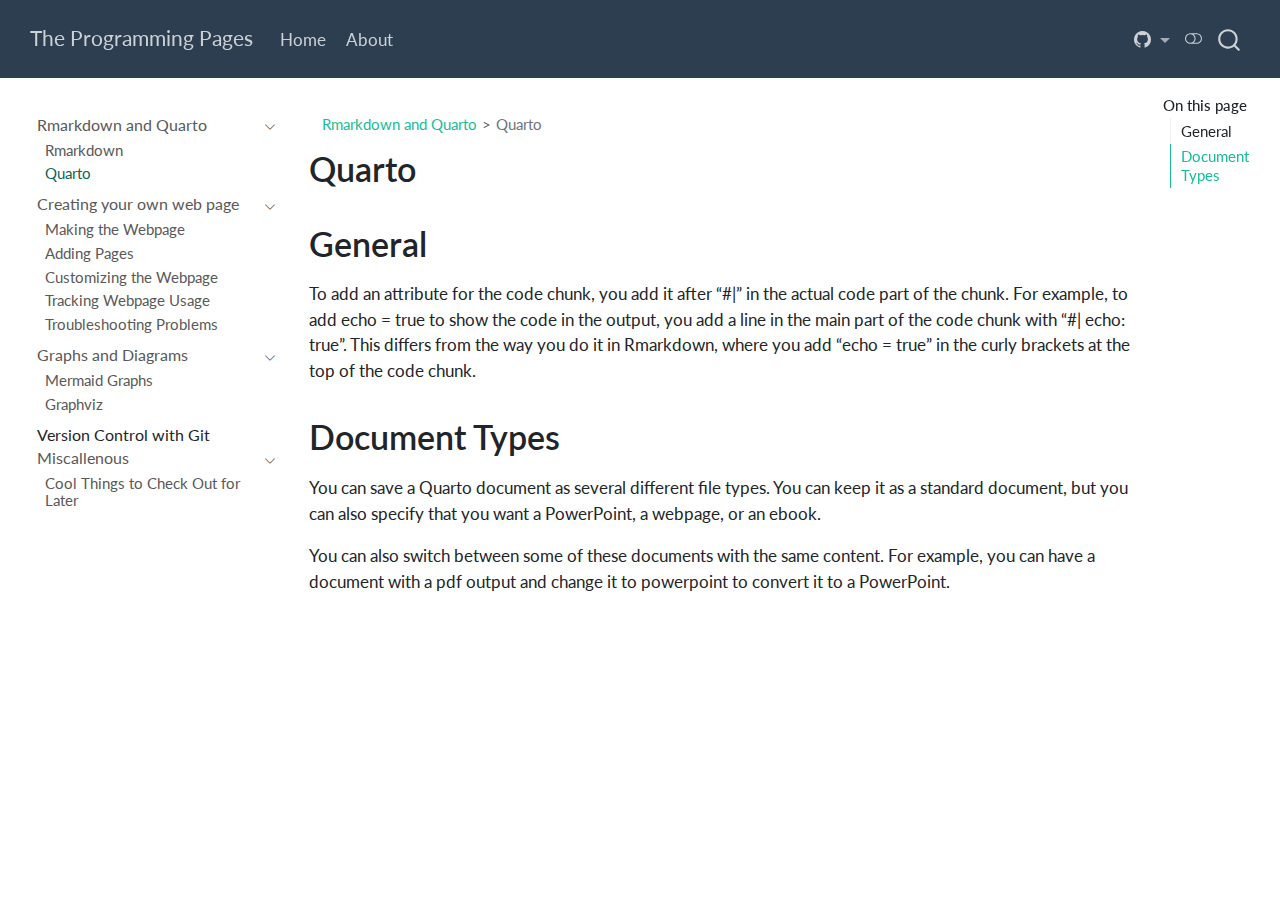
<file: docs/quarto.html>
<!DOCTYPE html>
<html xmlns="http://www.w3.org/1999/xhtml" lang="en" xml:lang="en"><head>

<meta charset="utf-8">
<meta name="generator" content="quarto-1.6.42">

<meta name="viewport" content="width=device-width, initial-scale=1.0, user-scalable=yes">


<title>Quarto – The Programming Pages</title>
<style>
code{white-space: pre-wrap;}
span.smallcaps{font-variant: small-caps;}
div.columns{display: flex; gap: min(4vw, 1.5em);}
div.column{flex: auto; overflow-x: auto;}
div.hanging-indent{margin-left: 1.5em; text-indent: -1.5em;}
ul.task-list{list-style: none;}
ul.task-list li input[type="checkbox"] {
  width: 0.8em;
  margin: 0 0.8em 0.2em -1em; /* quarto-specific, see https://github.com/quarto-dev/quarto-cli/issues/4556 */ 
  vertical-align: middle;
}
</style>


<script src="site_libs/quarto-nav/quarto-nav.js"></script>
<script src="site_libs/quarto-nav/headroom.min.js"></script>
<script src="site_libs/clipboard/clipboard.min.js"></script>
<script src="site_libs/quarto-search/autocomplete.umd.js"></script>
<script src="site_libs/quarto-search/fuse.min.js"></script>
<script src="site_libs/quarto-search/quarto-search.js"></script>
<meta name="quarto:offset" content="./">
<link href="./pics/logo/Binary_code.png" rel="icon" type="image/png">
<script src="site_libs/quarto-html/quarto.js"></script>
<script src="site_libs/quarto-html/popper.min.js"></script>
<script src="site_libs/quarto-html/tippy.umd.min.js"></script>
<script src="site_libs/quarto-html/anchor.min.js"></script>
<link href="site_libs/quarto-html/tippy.css" rel="stylesheet">
<link href="site_libs/quarto-html/quarto-syntax-highlighting-2f5df379a58b258e96c21c0638c20c03.css" rel="stylesheet" class="quarto-color-scheme" id="quarto-text-highlighting-styles">
<link href="site_libs/quarto-html/quarto-syntax-highlighting-dark-b53751a350365c71b6c909e95f209ed1.css" rel="prefetch" class="quarto-color-scheme quarto-color-alternate" id="quarto-text-highlighting-styles">
<script src="site_libs/bootstrap/bootstrap.min.js"></script>
<link href="site_libs/bootstrap/bootstrap-icons.css" rel="stylesheet">
<link href="site_libs/bootstrap/bootstrap-d6ca072a62b2cca0e3f858b3e39b526d.min.css" rel="stylesheet" append-hash="true" class="quarto-color-scheme" id="quarto-bootstrap" data-mode="light">
<link href="site_libs/bootstrap/bootstrap-dark-b5ff14e04d8ae20a31edfa64545b4920.min.css" rel="prefetch" append-hash="true" class="quarto-color-scheme quarto-color-alternate" id="quarto-bootstrap" data-mode="dark">
<script id="quarto-search-options" type="application/json">{
  "location": "navbar",
  "copy-button": false,
  "collapse-after": 3,
  "panel-placement": "end",
  "type": "overlay",
  "limit": 50,
  "keyboard-shortcut": [
    "f",
    "/",
    "s"
  ],
  "show-item-context": false,
  "language": {
    "search-no-results-text": "No results",
    "search-matching-documents-text": "matching documents",
    "search-copy-link-title": "Copy link to search",
    "search-hide-matches-text": "Hide additional matches",
    "search-more-match-text": "more match in this document",
    "search-more-matches-text": "more matches in this document",
    "search-clear-button-title": "Clear",
    "search-text-placeholder": "",
    "search-detached-cancel-button-title": "Cancel",
    "search-submit-button-title": "Submit",
    "search-label": "Search"
  }
}</script>
<script data-goatcounter="https://lzapffe.goatcounter.com/count" async="" src="//gc.zgo.at/count.js"></script>


<link rel="stylesheet" href="styles.css">
</head>

<body class="nav-sidebar floating nav-fixed">

<div id="quarto-search-results"></div>
  <header id="quarto-header" class="headroom fixed-top">
    <nav class="navbar navbar-expand-lg " data-bs-theme="dark">
      <div class="navbar-container container-fluid">
      <div class="navbar-brand-container mx-auto">
    <a class="navbar-brand" href="./index.html">
    <span class="navbar-title">The Programming Pages</span>
    </a>
  </div>
            <div id="quarto-search" class="" title="Search"></div>
          <button class="navbar-toggler" type="button" data-bs-toggle="collapse" data-bs-target="#navbarCollapse" aria-controls="navbarCollapse" role="menu" aria-expanded="false" aria-label="Toggle navigation" onclick="if (window.quartoToggleHeadroom) { window.quartoToggleHeadroom(); }">
  <span class="navbar-toggler-icon"></span>
</button>
          <div class="collapse navbar-collapse" id="navbarCollapse">
            <ul class="navbar-nav navbar-nav-scroll me-auto">
  <li class="nav-item">
    <a class="nav-link" href="./index.html"> 
<span class="menu-text">Home</span></a>
  </li>  
  <li class="nav-item">
    <a class="nav-link" href="./about.html"> 
<span class="menu-text">About</span></a>
  </li>  
</ul>
            <ul class="navbar-nav navbar-nav-scroll ms-auto">
  <li class="nav-item dropdown ">
    <a class="nav-link dropdown-toggle" href="#" id="nav-menu-bi-github" role="link" data-bs-toggle="dropdown" aria-expanded="false">
      <i class="bi bi-github" role="img">
</i> 
 <span class="menu-text"></span>
    </a>
    <ul class="dropdown-menu dropdown-menu-end" aria-labelledby="nav-menu-bi-github">    
        <li>
    <a class="dropdown-item" href="https://github.com/lzapffe/programming-pages">
 <span class="dropdown-text">GitHub repository</span></a>
  </li>  
        <li>
    <a class="dropdown-item" href="https://github.com/lzapffe/programming-pages/issues">
 <span class="dropdown-text">Suggest improvements</span></a>
  </li>  
        <li>
    <a class="dropdown-item" href="./contact.html"><i class="bi bi-chat-text" role="img">
</i> 
 <span class="dropdown-text">Contact me</span></a>
  </li>  
    </ul>
  </li>
</ul>
          </div> <!-- /navcollapse -->
            <div class="quarto-navbar-tools">
  <a href="" class="quarto-color-scheme-toggle quarto-navigation-tool  px-1" onclick="window.quartoToggleColorScheme(); return false;" title="Toggle dark mode"><i class="bi"></i></a>
</div>
      </div> <!-- /container-fluid -->
    </nav>
  <nav class="quarto-secondary-nav">
    <div class="container-fluid d-flex">
      <button type="button" class="quarto-btn-toggle btn" data-bs-toggle="collapse" role="button" data-bs-target=".quarto-sidebar-collapse-item" aria-controls="quarto-sidebar" aria-expanded="false" aria-label="Toggle sidebar navigation" onclick="if (window.quartoToggleHeadroom) { window.quartoToggleHeadroom(); }">
        <i class="bi bi-layout-text-sidebar-reverse"></i>
      </button>
        <nav class="quarto-page-breadcrumbs" aria-label="breadcrumb"><ol class="breadcrumb"><li class="breadcrumb-item"><a href="./rmarkdown_basics.html">Rmarkdown and Quarto</a></li><li class="breadcrumb-item"><a href="./quarto.html">Quarto</a></li></ol></nav>
        <a class="flex-grow-1" role="navigation" data-bs-toggle="collapse" data-bs-target=".quarto-sidebar-collapse-item" aria-controls="quarto-sidebar" aria-expanded="false" aria-label="Toggle sidebar navigation" onclick="if (window.quartoToggleHeadroom) { window.quartoToggleHeadroom(); }">      
        </a>
    </div>
  </nav>
</header>
<!-- content -->
<div id="quarto-content" class="quarto-container page-columns page-rows-contents page-layout-article page-navbar">
<!-- sidebar -->
  <nav id="quarto-sidebar" class="sidebar collapse collapse-horizontal quarto-sidebar-collapse-item sidebar-navigation floating overflow-auto">
    <div class="sidebar-menu-container"> 
    <ul class="list-unstyled mt-1">
        <li class="sidebar-item sidebar-item-section">
      <div class="sidebar-item-container"> 
            <a class="sidebar-item-text sidebar-link text-start" data-bs-toggle="collapse" data-bs-target="#quarto-sidebar-section-1" role="navigation" aria-expanded="true">
 <span class="menu-text">Rmarkdown and Quarto</span></a>
          <a class="sidebar-item-toggle text-start" data-bs-toggle="collapse" data-bs-target="#quarto-sidebar-section-1" role="navigation" aria-expanded="true" aria-label="Toggle section">
            <i class="bi bi-chevron-right ms-2"></i>
          </a> 
      </div>
      <ul id="quarto-sidebar-section-1" class="collapse list-unstyled sidebar-section depth1 show">  
          <li class="sidebar-item">
  <div class="sidebar-item-container"> 
  <a href="./rmarkdown_basics.html" class="sidebar-item-text sidebar-link">
 <span class="menu-text">Rmarkdown</span></a>
  </div>
</li>
          <li class="sidebar-item">
  <div class="sidebar-item-container"> 
  <a href="./quarto.html" class="sidebar-item-text sidebar-link active">
 <span class="menu-text">Quarto</span></a>
  </div>
</li>
      </ul>
  </li>
        <li class="sidebar-item sidebar-item-section">
      <div class="sidebar-item-container"> 
            <a class="sidebar-item-text sidebar-link text-start" data-bs-toggle="collapse" data-bs-target="#quarto-sidebar-section-2" role="navigation" aria-expanded="true">
 <span class="menu-text">Creating your own web page</span></a>
          <a class="sidebar-item-toggle text-start" data-bs-toggle="collapse" data-bs-target="#quarto-sidebar-section-2" role="navigation" aria-expanded="true" aria-label="Toggle section">
            <i class="bi bi-chevron-right ms-2"></i>
          </a> 
      </div>
      <ul id="quarto-sidebar-section-2" class="collapse list-unstyled sidebar-section depth1 show">  
          <li class="sidebar-item">
  <div class="sidebar-item-container"> 
  <a href="./make_web_page.html" class="sidebar-item-text sidebar-link">
 <span class="menu-text">Making the Webpage</span></a>
  </div>
</li>
          <li class="sidebar-item">
  <div class="sidebar-item-container"> 
  <a href="./add_pages.html" class="sidebar-item-text sidebar-link">
 <span class="menu-text">Adding Pages</span></a>
  </div>
</li>
          <li class="sidebar-item">
  <div class="sidebar-item-container"> 
  <a href="./customize_webpage.html" class="sidebar-item-text sidebar-link">
 <span class="menu-text">Customizing the Webpage</span></a>
  </div>
</li>
          <li class="sidebar-item">
  <div class="sidebar-item-container"> 
  <a href="./track_webpage.html" class="sidebar-item-text sidebar-link">
 <span class="menu-text">Tracking Webpage Usage</span></a>
  </div>
</li>
          <li class="sidebar-item">
  <div class="sidebar-item-container"> 
  <a href="./troubleshooting.html" class="sidebar-item-text sidebar-link">
 <span class="menu-text">Troubleshooting Problems</span></a>
  </div>
</li>
      </ul>
  </li>
        <li class="sidebar-item sidebar-item-section">
      <div class="sidebar-item-container"> 
            <a class="sidebar-item-text sidebar-link text-start" data-bs-toggle="collapse" data-bs-target="#quarto-sidebar-section-3" role="navigation" aria-expanded="true">
 <span class="menu-text">Graphs and Diagrams</span></a>
          <a class="sidebar-item-toggle text-start" data-bs-toggle="collapse" data-bs-target="#quarto-sidebar-section-3" role="navigation" aria-expanded="true" aria-label="Toggle section">
            <i class="bi bi-chevron-right ms-2"></i>
          </a> 
      </div>
      <ul id="quarto-sidebar-section-3" class="collapse list-unstyled sidebar-section depth1 show">  
          <li class="sidebar-item">
  <div class="sidebar-item-container"> 
  <a href="./mermaid.html" class="sidebar-item-text sidebar-link">
 <span class="menu-text">Mermaid Graphs</span></a>
  </div>
</li>
          <li class="sidebar-item">
  <div class="sidebar-item-container"> 
  <a href="./graphviz.html" class="sidebar-item-text sidebar-link">
 <span class="menu-text">Graphviz</span></a>
  </div>
</li>
      </ul>
  </li>
        <li class="sidebar-item sidebar-item-section">
      <span class="sidebar-item-text sidebar-link text-start">
 <span class="menu-text">Version Control with Git</span></span>
  </li>
        <li class="sidebar-item sidebar-item-section">
      <div class="sidebar-item-container"> 
            <a class="sidebar-item-text sidebar-link text-start" data-bs-toggle="collapse" data-bs-target="#quarto-sidebar-section-5" role="navigation" aria-expanded="true">
 <span class="menu-text">Miscallenous</span></a>
          <a class="sidebar-item-toggle text-start" data-bs-toggle="collapse" data-bs-target="#quarto-sidebar-section-5" role="navigation" aria-expanded="true" aria-label="Toggle section">
            <i class="bi bi-chevron-right ms-2"></i>
          </a> 
      </div>
      <ul id="quarto-sidebar-section-5" class="collapse list-unstyled sidebar-section depth1 show">  
          <li class="sidebar-item">
  <div class="sidebar-item-container"> 
  <a href="./cool_things.html" class="sidebar-item-text sidebar-link">
 <span class="menu-text">Cool Things to Check Out for Later</span></a>
  </div>
</li>
      </ul>
  </li>
    </ul>
    </div>
</nav>
<div id="quarto-sidebar-glass" class="quarto-sidebar-collapse-item" data-bs-toggle="collapse" data-bs-target=".quarto-sidebar-collapse-item"></div>
<!-- margin-sidebar -->
    <div id="quarto-margin-sidebar" class="sidebar margin-sidebar">
        <nav id="TOC" role="doc-toc" class="toc-active">
    <h2 id="toc-title">On this page</h2>
   
  <ul>
  <li><a href="#general" id="toc-general" class="nav-link active" data-scroll-target="#general">General</a></li>
  <li><a href="#document-types" id="toc-document-types" class="nav-link" data-scroll-target="#document-types">Document Types</a></li>
  </ul>
</nav>
    </div>
<!-- main -->
<main class="content" id="quarto-document-content">

<header id="title-block-header" class="quarto-title-block default"><nav class="quarto-page-breadcrumbs quarto-title-breadcrumbs d-none d-lg-block" aria-label="breadcrumb"><ol class="breadcrumb"><li class="breadcrumb-item"><a href="./rmarkdown_basics.html">Rmarkdown and Quarto</a></li><li class="breadcrumb-item"><a href="./quarto.html">Quarto</a></li></ol></nav>
<div class="quarto-title">
<h1 class="title">Quarto</h1>
</div>



<div class="quarto-title-meta">

    
  
    
  </div>
  


</header>


<section id="general" class="level1">
<h1>General</h1>
<p>To add an attribute for the code chunk, you add it after “#|” in the actual code part of the chunk. For example, to add echo = true to show the code in the output, you add a line in the main part of the code chunk with “#| echo: true”. This differs from the way you do it in Rmarkdown, where you add “echo = true” in the curly brackets at the top of the code chunk.</p>
</section>
<section id="document-types" class="level1">
<h1>Document Types</h1>
<p>You can save a Quarto document as several different file types. You can keep it as a standard document, but you can also specify that you want a PowerPoint, a webpage, or an ebook.</p>
<p>You can also switch between some of these documents with the same content. For example, you can have a document with a pdf output and change it to powerpoint to convert it to a PowerPoint.</p>


</section>

</main> <!-- /main -->
<script id="quarto-html-after-body" type="application/javascript">
window.document.addEventListener("DOMContentLoaded", function (event) {
  const toggleBodyColorMode = (bsSheetEl) => {
    const mode = bsSheetEl.getAttribute("data-mode");
    const bodyEl = window.document.querySelector("body");
    if (mode === "dark") {
      bodyEl.classList.add("quarto-dark");
      bodyEl.classList.remove("quarto-light");
    } else {
      bodyEl.classList.add("quarto-light");
      bodyEl.classList.remove("quarto-dark");
    }
  }
  const toggleBodyColorPrimary = () => {
    const bsSheetEl = window.document.querySelector("link#quarto-bootstrap");
    if (bsSheetEl) {
      toggleBodyColorMode(bsSheetEl);
    }
  }
  toggleBodyColorPrimary();  
  const disableStylesheet = (stylesheets) => {
    for (let i=0; i < stylesheets.length; i++) {
      const stylesheet = stylesheets[i];
      stylesheet.rel = 'prefetch';
    }
  }
  const enableStylesheet = (stylesheets) => {
    for (let i=0; i < stylesheets.length; i++) {
      const stylesheet = stylesheets[i];
      stylesheet.rel = 'stylesheet';
    }
  }
  const manageTransitions = (selector, allowTransitions) => {
    const els = window.document.querySelectorAll(selector);
    for (let i=0; i < els.length; i++) {
      const el = els[i];
      if (allowTransitions) {
        el.classList.remove('notransition');
      } else {
        el.classList.add('notransition');
      }
    }
  }
  const toggleGiscusIfUsed = (isAlternate, darkModeDefault) => {
    const baseTheme = document.querySelector('#giscus-base-theme')?.value ?? 'light';
    const alternateTheme = document.querySelector('#giscus-alt-theme')?.value ?? 'dark';
    let newTheme = '';
    if(darkModeDefault) {
      newTheme = isAlternate ? baseTheme : alternateTheme;
    } else {
      newTheme = isAlternate ? alternateTheme : baseTheme;
    }
    const changeGiscusTheme = () => {
      // From: https://github.com/giscus/giscus/issues/336
      const sendMessage = (message) => {
        const iframe = document.querySelector('iframe.giscus-frame');
        if (!iframe) return;
        iframe.contentWindow.postMessage({ giscus: message }, 'https://giscus.app');
      }
      sendMessage({
        setConfig: {
          theme: newTheme
        }
      });
    }
    const isGiscussLoaded = window.document.querySelector('iframe.giscus-frame') !== null;
    if (isGiscussLoaded) {
      changeGiscusTheme();
    }
  }
  const toggleColorMode = (alternate) => {
    // Switch the stylesheets
    const alternateStylesheets = window.document.querySelectorAll('link.quarto-color-scheme.quarto-color-alternate');
    manageTransitions('#quarto-margin-sidebar .nav-link', false);
    if (alternate) {
      enableStylesheet(alternateStylesheets);
      for (const sheetNode of alternateStylesheets) {
        if (sheetNode.id === "quarto-bootstrap") {
          toggleBodyColorMode(sheetNode);
        }
      }
    } else {
      disableStylesheet(alternateStylesheets);
      toggleBodyColorPrimary();
    }
    manageTransitions('#quarto-margin-sidebar .nav-link', true);
    // Switch the toggles
    const toggles = window.document.querySelectorAll('.quarto-color-scheme-toggle');
    for (let i=0; i < toggles.length; i++) {
      const toggle = toggles[i];
      if (toggle) {
        if (alternate) {
          toggle.classList.add("alternate");     
        } else {
          toggle.classList.remove("alternate");
        }
      }
    }
    // Hack to workaround the fact that safari doesn't
    // properly recolor the scrollbar when toggling (#1455)
    if (navigator.userAgent.indexOf('Safari') > 0 && navigator.userAgent.indexOf('Chrome') == -1) {
      manageTransitions("body", false);
      window.scrollTo(0, 1);
      setTimeout(() => {
        window.scrollTo(0, 0);
        manageTransitions("body", true);
      }, 40);  
    }
  }
  const isFileUrl = () => { 
    return window.location.protocol === 'file:';
  }
  const hasAlternateSentinel = () => {  
    let styleSentinel = getColorSchemeSentinel();
    if (styleSentinel !== null) {
      return styleSentinel === "alternate";
    } else {
      return false;
    }
  }
  const setStyleSentinel = (alternate) => {
    const value = alternate ? "alternate" : "default";
    if (!isFileUrl()) {
      window.localStorage.setItem("quarto-color-scheme", value);
    } else {
      localAlternateSentinel = value;
    }
  }
  const getColorSchemeSentinel = () => {
    if (!isFileUrl()) {
      const storageValue = window.localStorage.getItem("quarto-color-scheme");
      return storageValue != null ? storageValue : localAlternateSentinel;
    } else {
      return localAlternateSentinel;
    }
  }
  const darkModeDefault = false;
  let localAlternateSentinel = darkModeDefault ? 'alternate' : 'default';
  // Dark / light mode switch
  window.quartoToggleColorScheme = () => {
    // Read the current dark / light value 
    let toAlternate = !hasAlternateSentinel();
    toggleColorMode(toAlternate);
    setStyleSentinel(toAlternate);
    toggleGiscusIfUsed(toAlternate, darkModeDefault);
  };
  // Ensure there is a toggle, if there isn't float one in the top right
  if (window.document.querySelector('.quarto-color-scheme-toggle') === null) {
    const a = window.document.createElement('a');
    a.classList.add('top-right');
    a.classList.add('quarto-color-scheme-toggle');
    a.href = "";
    a.onclick = function() { try { window.quartoToggleColorScheme(); } catch {} return false; };
    const i = window.document.createElement("i");
    i.classList.add('bi');
    a.appendChild(i);
    window.document.body.appendChild(a);
  }
  // Switch to dark mode if need be
  if (hasAlternateSentinel()) {
    toggleColorMode(true);
  } else {
    toggleColorMode(false);
  }
  const icon = "";
  const anchorJS = new window.AnchorJS();
  anchorJS.options = {
    placement: 'right',
    icon: icon
  };
  anchorJS.add('.anchored');
  const isCodeAnnotation = (el) => {
    for (const clz of el.classList) {
      if (clz.startsWith('code-annotation-')) {                     
        return true;
      }
    }
    return false;
  }
  const onCopySuccess = function(e) {
    // button target
    const button = e.trigger;
    // don't keep focus
    button.blur();
    // flash "checked"
    button.classList.add('code-copy-button-checked');
    var currentTitle = button.getAttribute("title");
    button.setAttribute("title", "Copied!");
    let tooltip;
    if (window.bootstrap) {
      button.setAttribute("data-bs-toggle", "tooltip");
      button.setAttribute("data-bs-placement", "left");
      button.setAttribute("data-bs-title", "Copied!");
      tooltip = new bootstrap.Tooltip(button, 
        { trigger: "manual", 
          customClass: "code-copy-button-tooltip",
          offset: [0, -8]});
      tooltip.show();    
    }
    setTimeout(function() {
      if (tooltip) {
        tooltip.hide();
        button.removeAttribute("data-bs-title");
        button.removeAttribute("data-bs-toggle");
        button.removeAttribute("data-bs-placement");
      }
      button.setAttribute("title", currentTitle);
      button.classList.remove('code-copy-button-checked');
    }, 1000);
    // clear code selection
    e.clearSelection();
  }
  const getTextToCopy = function(trigger) {
      const codeEl = trigger.previousElementSibling.cloneNode(true);
      for (const childEl of codeEl.children) {
        if (isCodeAnnotation(childEl)) {
          childEl.remove();
        }
      }
      return codeEl.innerText;
  }
  const clipboard = new window.ClipboardJS('.code-copy-button:not([data-in-quarto-modal])', {
    text: getTextToCopy
  });
  clipboard.on('success', onCopySuccess);
  if (window.document.getElementById('quarto-embedded-source-code-modal')) {
    const clipboardModal = new window.ClipboardJS('.code-copy-button[data-in-quarto-modal]', {
      text: getTextToCopy,
      container: window.document.getElementById('quarto-embedded-source-code-modal')
    });
    clipboardModal.on('success', onCopySuccess);
  }
    var localhostRegex = new RegExp(/^(?:http|https):\/\/localhost\:?[0-9]*\//);
    var mailtoRegex = new RegExp(/^mailto:/);
      var filterRegex = new RegExp('/' + window.location.host + '/');
    var isInternal = (href) => {
        return filterRegex.test(href) || localhostRegex.test(href) || mailtoRegex.test(href);
    }
    // Inspect non-navigation links and adorn them if external
 	var links = window.document.querySelectorAll('a[href]:not(.nav-link):not(.navbar-brand):not(.toc-action):not(.sidebar-link):not(.sidebar-item-toggle):not(.pagination-link):not(.no-external):not([aria-hidden]):not(.dropdown-item):not(.quarto-navigation-tool):not(.about-link)');
    for (var i=0; i<links.length; i++) {
      const link = links[i];
      if (!isInternal(link.href)) {
        // undo the damage that might have been done by quarto-nav.js in the case of
        // links that we want to consider external
        if (link.dataset.originalHref !== undefined) {
          link.href = link.dataset.originalHref;
        }
      }
    }
  function tippyHover(el, contentFn, onTriggerFn, onUntriggerFn) {
    const config = {
      allowHTML: true,
      maxWidth: 500,
      delay: 100,
      arrow: false,
      appendTo: function(el) {
          return el.parentElement;
      },
      interactive: true,
      interactiveBorder: 10,
      theme: 'quarto',
      placement: 'bottom-start',
    };
    if (contentFn) {
      config.content = contentFn;
    }
    if (onTriggerFn) {
      config.onTrigger = onTriggerFn;
    }
    if (onUntriggerFn) {
      config.onUntrigger = onUntriggerFn;
    }
    window.tippy(el, config); 
  }
  const noterefs = window.document.querySelectorAll('a[role="doc-noteref"]');
  for (var i=0; i<noterefs.length; i++) {
    const ref = noterefs[i];
    tippyHover(ref, function() {
      // use id or data attribute instead here
      let href = ref.getAttribute('data-footnote-href') || ref.getAttribute('href');
      try { href = new URL(href).hash; } catch {}
      const id = href.replace(/^#\/?/, "");
      const note = window.document.getElementById(id);
      if (note) {
        return note.innerHTML;
      } else {
        return "";
      }
    });
  }
  const xrefs = window.document.querySelectorAll('a.quarto-xref');
  const processXRef = (id, note) => {
    // Strip column container classes
    const stripColumnClz = (el) => {
      el.classList.remove("page-full", "page-columns");
      if (el.children) {
        for (const child of el.children) {
          stripColumnClz(child);
        }
      }
    }
    stripColumnClz(note)
    if (id === null || id.startsWith('sec-')) {
      // Special case sections, only their first couple elements
      const container = document.createElement("div");
      if (note.children && note.children.length > 2) {
        container.appendChild(note.children[0].cloneNode(true));
        for (let i = 1; i < note.children.length; i++) {
          const child = note.children[i];
          if (child.tagName === "P" && child.innerText === "") {
            continue;
          } else {
            container.appendChild(child.cloneNode(true));
            break;
          }
        }
        if (window.Quarto?.typesetMath) {
          window.Quarto.typesetMath(container);
        }
        return container.innerHTML
      } else {
        if (window.Quarto?.typesetMath) {
          window.Quarto.typesetMath(note);
        }
        return note.innerHTML;
      }
    } else {
      // Remove any anchor links if they are present
      const anchorLink = note.querySelector('a.anchorjs-link');
      if (anchorLink) {
        anchorLink.remove();
      }
      if (window.Quarto?.typesetMath) {
        window.Quarto.typesetMath(note);
      }
      if (note.classList.contains("callout")) {
        return note.outerHTML;
      } else {
        return note.innerHTML;
      }
    }
  }
  for (var i=0; i<xrefs.length; i++) {
    const xref = xrefs[i];
    tippyHover(xref, undefined, function(instance) {
      instance.disable();
      let url = xref.getAttribute('href');
      let hash = undefined; 
      if (url.startsWith('#')) {
        hash = url;
      } else {
        try { hash = new URL(url).hash; } catch {}
      }
      if (hash) {
        const id = hash.replace(/^#\/?/, "");
        const note = window.document.getElementById(id);
        if (note !== null) {
          try {
            const html = processXRef(id, note.cloneNode(true));
            instance.setContent(html);
          } finally {
            instance.enable();
            instance.show();
          }
        } else {
          // See if we can fetch this
          fetch(url.split('#')[0])
          .then(res => res.text())
          .then(html => {
            const parser = new DOMParser();
            const htmlDoc = parser.parseFromString(html, "text/html");
            const note = htmlDoc.getElementById(id);
            if (note !== null) {
              const html = processXRef(id, note);
              instance.setContent(html);
            } 
          }).finally(() => {
            instance.enable();
            instance.show();
          });
        }
      } else {
        // See if we can fetch a full url (with no hash to target)
        // This is a special case and we should probably do some content thinning / targeting
        fetch(url)
        .then(res => res.text())
        .then(html => {
          const parser = new DOMParser();
          const htmlDoc = parser.parseFromString(html, "text/html");
          const note = htmlDoc.querySelector('main.content');
          if (note !== null) {
            // This should only happen for chapter cross references
            // (since there is no id in the URL)
            // remove the first header
            if (note.children.length > 0 && note.children[0].tagName === "HEADER") {
              note.children[0].remove();
            }
            const html = processXRef(null, note);
            instance.setContent(html);
          } 
        }).finally(() => {
          instance.enable();
          instance.show();
        });
      }
    }, function(instance) {
    });
  }
      let selectedAnnoteEl;
      const selectorForAnnotation = ( cell, annotation) => {
        let cellAttr = 'data-code-cell="' + cell + '"';
        let lineAttr = 'data-code-annotation="' +  annotation + '"';
        const selector = 'span[' + cellAttr + '][' + lineAttr + ']';
        return selector;
      }
      const selectCodeLines = (annoteEl) => {
        const doc = window.document;
        const targetCell = annoteEl.getAttribute("data-target-cell");
        const targetAnnotation = annoteEl.getAttribute("data-target-annotation");
        const annoteSpan = window.document.querySelector(selectorForAnnotation(targetCell, targetAnnotation));
        const lines = annoteSpan.getAttribute("data-code-lines").split(",");
        const lineIds = lines.map((line) => {
          return targetCell + "-" + line;
        })
        let top = null;
        let height = null;
        let parent = null;
        if (lineIds.length > 0) {
            //compute the position of the single el (top and bottom and make a div)
            const el = window.document.getElementById(lineIds[0]);
            top = el.offsetTop;
            height = el.offsetHeight;
            parent = el.parentElement.parentElement;
          if (lineIds.length > 1) {
            const lastEl = window.document.getElementById(lineIds[lineIds.length - 1]);
            const bottom = lastEl.offsetTop + lastEl.offsetHeight;
            height = bottom - top;
          }
          if (top !== null && height !== null && parent !== null) {
            // cook up a div (if necessary) and position it 
            let div = window.document.getElementById("code-annotation-line-highlight");
            if (div === null) {
              div = window.document.createElement("div");
              div.setAttribute("id", "code-annotation-line-highlight");
              div.style.position = 'absolute';
              parent.appendChild(div);
            }
            div.style.top = top - 2 + "px";
            div.style.height = height + 4 + "px";
            div.style.left = 0;
            let gutterDiv = window.document.getElementById("code-annotation-line-highlight-gutter");
            if (gutterDiv === null) {
              gutterDiv = window.document.createElement("div");
              gutterDiv.setAttribute("id", "code-annotation-line-highlight-gutter");
              gutterDiv.style.position = 'absolute';
              const codeCell = window.document.getElementById(targetCell);
              const gutter = codeCell.querySelector('.code-annotation-gutter');
              gutter.appendChild(gutterDiv);
            }
            gutterDiv.style.top = top - 2 + "px";
            gutterDiv.style.height = height + 4 + "px";
          }
          selectedAnnoteEl = annoteEl;
        }
      };
      const unselectCodeLines = () => {
        const elementsIds = ["code-annotation-line-highlight", "code-annotation-line-highlight-gutter"];
        elementsIds.forEach((elId) => {
          const div = window.document.getElementById(elId);
          if (div) {
            div.remove();
          }
        });
        selectedAnnoteEl = undefined;
      };
        // Handle positioning of the toggle
    window.addEventListener(
      "resize",
      throttle(() => {
        elRect = undefined;
        if (selectedAnnoteEl) {
          selectCodeLines(selectedAnnoteEl);
        }
      }, 10)
    );
    function throttle(fn, ms) {
    let throttle = false;
    let timer;
      return (...args) => {
        if(!throttle) { // first call gets through
            fn.apply(this, args);
            throttle = true;
        } else { // all the others get throttled
            if(timer) clearTimeout(timer); // cancel #2
            timer = setTimeout(() => {
              fn.apply(this, args);
              timer = throttle = false;
            }, ms);
        }
      };
    }
      // Attach click handler to the DT
      const annoteDls = window.document.querySelectorAll('dt[data-target-cell]');
      for (const annoteDlNode of annoteDls) {
        annoteDlNode.addEventListener('click', (event) => {
          const clickedEl = event.target;
          if (clickedEl !== selectedAnnoteEl) {
            unselectCodeLines();
            const activeEl = window.document.querySelector('dt[data-target-cell].code-annotation-active');
            if (activeEl) {
              activeEl.classList.remove('code-annotation-active');
            }
            selectCodeLines(clickedEl);
            clickedEl.classList.add('code-annotation-active');
          } else {
            // Unselect the line
            unselectCodeLines();
            clickedEl.classList.remove('code-annotation-active');
          }
        });
      }
  const findCites = (el) => {
    const parentEl = el.parentElement;
    if (parentEl) {
      const cites = parentEl.dataset.cites;
      if (cites) {
        return {
          el,
          cites: cites.split(' ')
        };
      } else {
        return findCites(el.parentElement)
      }
    } else {
      return undefined;
    }
  };
  var bibliorefs = window.document.querySelectorAll('a[role="doc-biblioref"]');
  for (var i=0; i<bibliorefs.length; i++) {
    const ref = bibliorefs[i];
    const citeInfo = findCites(ref);
    if (citeInfo) {
      tippyHover(citeInfo.el, function() {
        var popup = window.document.createElement('div');
        citeInfo.cites.forEach(function(cite) {
          var citeDiv = window.document.createElement('div');
          citeDiv.classList.add('hanging-indent');
          citeDiv.classList.add('csl-entry');
          var biblioDiv = window.document.getElementById('ref-' + cite);
          if (biblioDiv) {
            citeDiv.innerHTML = biblioDiv.innerHTML;
          }
          popup.appendChild(citeDiv);
        });
        return popup.innerHTML;
      });
    }
  }
});
</script>
</div> <!-- /content -->




</body></html>
</file>
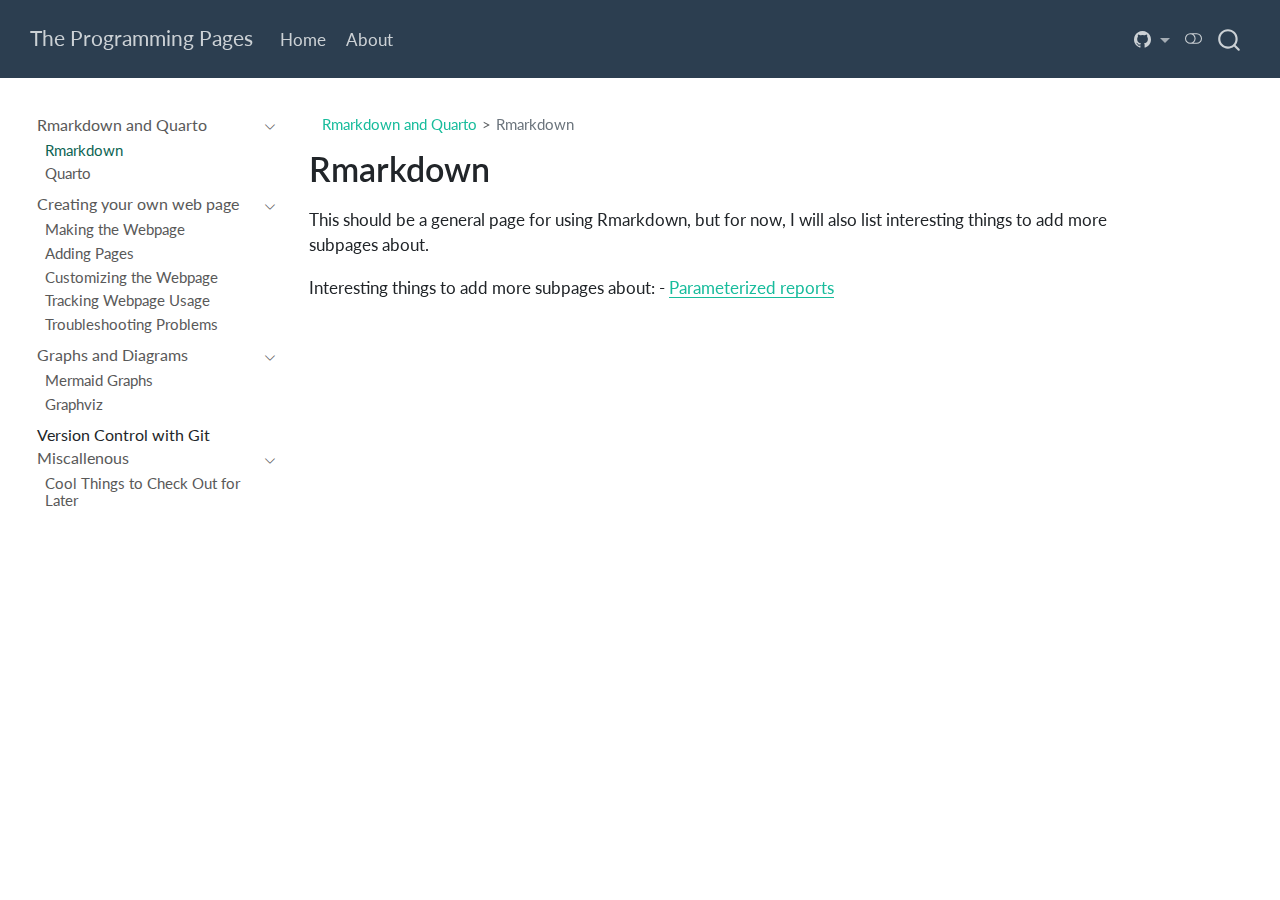
<file: docs/rmarkdown_basics.html>
<!DOCTYPE html>
<html xmlns="http://www.w3.org/1999/xhtml" lang="en" xml:lang="en"><head>

<meta charset="utf-8">
<meta name="generator" content="quarto-1.6.42">

<meta name="viewport" content="width=device-width, initial-scale=1.0, user-scalable=yes">


<title>Rmarkdown – The Programming Pages</title>
<style>
code{white-space: pre-wrap;}
span.smallcaps{font-variant: small-caps;}
div.columns{display: flex; gap: min(4vw, 1.5em);}
div.column{flex: auto; overflow-x: auto;}
div.hanging-indent{margin-left: 1.5em; text-indent: -1.5em;}
ul.task-list{list-style: none;}
ul.task-list li input[type="checkbox"] {
  width: 0.8em;
  margin: 0 0.8em 0.2em -1em; /* quarto-specific, see https://github.com/quarto-dev/quarto-cli/issues/4556 */ 
  vertical-align: middle;
}
</style>


<script src="site_libs/quarto-nav/quarto-nav.js"></script>
<script src="site_libs/quarto-nav/headroom.min.js"></script>
<script src="site_libs/clipboard/clipboard.min.js"></script>
<script src="site_libs/quarto-search/autocomplete.umd.js"></script>
<script src="site_libs/quarto-search/fuse.min.js"></script>
<script src="site_libs/quarto-search/quarto-search.js"></script>
<meta name="quarto:offset" content="./">
<link href="./pics/logo/Binary_code.png" rel="icon" type="image/png">
<script src="site_libs/quarto-html/quarto.js"></script>
<script src="site_libs/quarto-html/popper.min.js"></script>
<script src="site_libs/quarto-html/tippy.umd.min.js"></script>
<script src="site_libs/quarto-html/anchor.min.js"></script>
<link href="site_libs/quarto-html/tippy.css" rel="stylesheet">
<link href="site_libs/quarto-html/quarto-syntax-highlighting-2f5df379a58b258e96c21c0638c20c03.css" rel="stylesheet" class="quarto-color-scheme" id="quarto-text-highlighting-styles">
<link href="site_libs/quarto-html/quarto-syntax-highlighting-dark-b53751a350365c71b6c909e95f209ed1.css" rel="prefetch" class="quarto-color-scheme quarto-color-alternate" id="quarto-text-highlighting-styles">
<script src="site_libs/bootstrap/bootstrap.min.js"></script>
<link href="site_libs/bootstrap/bootstrap-icons.css" rel="stylesheet">
<link href="site_libs/bootstrap/bootstrap-d6ca072a62b2cca0e3f858b3e39b526d.min.css" rel="stylesheet" append-hash="true" class="quarto-color-scheme" id="quarto-bootstrap" data-mode="light">
<link href="site_libs/bootstrap/bootstrap-dark-b5ff14e04d8ae20a31edfa64545b4920.min.css" rel="prefetch" append-hash="true" class="quarto-color-scheme quarto-color-alternate" id="quarto-bootstrap" data-mode="dark">
<script id="quarto-search-options" type="application/json">{
  "location": "navbar",
  "copy-button": false,
  "collapse-after": 3,
  "panel-placement": "end",
  "type": "overlay",
  "limit": 50,
  "keyboard-shortcut": [
    "f",
    "/",
    "s"
  ],
  "show-item-context": false,
  "language": {
    "search-no-results-text": "No results",
    "search-matching-documents-text": "matching documents",
    "search-copy-link-title": "Copy link to search",
    "search-hide-matches-text": "Hide additional matches",
    "search-more-match-text": "more match in this document",
    "search-more-matches-text": "more matches in this document",
    "search-clear-button-title": "Clear",
    "search-text-placeholder": "",
    "search-detached-cancel-button-title": "Cancel",
    "search-submit-button-title": "Submit",
    "search-label": "Search"
  }
}</script>
<script data-goatcounter="https://lzapffe.goatcounter.com/count" async="" src="//gc.zgo.at/count.js"></script>


<link rel="stylesheet" href="styles.css">
</head>

<body class="nav-sidebar floating nav-fixed">

<div id="quarto-search-results"></div>
  <header id="quarto-header" class="headroom fixed-top">
    <nav class="navbar navbar-expand-lg " data-bs-theme="dark">
      <div class="navbar-container container-fluid">
      <div class="navbar-brand-container mx-auto">
    <a class="navbar-brand" href="./index.html">
    <span class="navbar-title">The Programming Pages</span>
    </a>
  </div>
            <div id="quarto-search" class="" title="Search"></div>
          <button class="navbar-toggler" type="button" data-bs-toggle="collapse" data-bs-target="#navbarCollapse" aria-controls="navbarCollapse" role="menu" aria-expanded="false" aria-label="Toggle navigation" onclick="if (window.quartoToggleHeadroom) { window.quartoToggleHeadroom(); }">
  <span class="navbar-toggler-icon"></span>
</button>
          <div class="collapse navbar-collapse" id="navbarCollapse">
            <ul class="navbar-nav navbar-nav-scroll me-auto">
  <li class="nav-item">
    <a class="nav-link" href="./index.html"> 
<span class="menu-text">Home</span></a>
  </li>  
  <li class="nav-item">
    <a class="nav-link" href="./about.html"> 
<span class="menu-text">About</span></a>
  </li>  
</ul>
            <ul class="navbar-nav navbar-nav-scroll ms-auto">
  <li class="nav-item dropdown ">
    <a class="nav-link dropdown-toggle" href="#" id="nav-menu-bi-github" role="link" data-bs-toggle="dropdown" aria-expanded="false">
      <i class="bi bi-github" role="img">
</i> 
 <span class="menu-text"></span>
    </a>
    <ul class="dropdown-menu dropdown-menu-end" aria-labelledby="nav-menu-bi-github">    
        <li>
    <a class="dropdown-item" href="https://github.com/lzapffe/programming-pages">
 <span class="dropdown-text">GitHub repository</span></a>
  </li>  
        <li>
    <a class="dropdown-item" href="https://github.com/lzapffe/programming-pages/issues">
 <span class="dropdown-text">Suggest improvements</span></a>
  </li>  
        <li>
    <a class="dropdown-item" href="./contact.html"><i class="bi bi-chat-text" role="img">
</i> 
 <span class="dropdown-text">Contact me</span></a>
  </li>  
    </ul>
  </li>
</ul>
          </div> <!-- /navcollapse -->
            <div class="quarto-navbar-tools">
  <a href="" class="quarto-color-scheme-toggle quarto-navigation-tool  px-1" onclick="window.quartoToggleColorScheme(); return false;" title="Toggle dark mode"><i class="bi"></i></a>
</div>
      </div> <!-- /container-fluid -->
    </nav>
  <nav class="quarto-secondary-nav">
    <div class="container-fluid d-flex">
      <button type="button" class="quarto-btn-toggle btn" data-bs-toggle="collapse" role="button" data-bs-target=".quarto-sidebar-collapse-item" aria-controls="quarto-sidebar" aria-expanded="false" aria-label="Toggle sidebar navigation" onclick="if (window.quartoToggleHeadroom) { window.quartoToggleHeadroom(); }">
        <i class="bi bi-layout-text-sidebar-reverse"></i>
      </button>
        <nav class="quarto-page-breadcrumbs" aria-label="breadcrumb"><ol class="breadcrumb"><li class="breadcrumb-item"><a href="./rmarkdown_basics.html">Rmarkdown and Quarto</a></li><li class="breadcrumb-item"><a href="./rmarkdown_basics.html">Rmarkdown</a></li></ol></nav>
        <a class="flex-grow-1" role="navigation" data-bs-toggle="collapse" data-bs-target=".quarto-sidebar-collapse-item" aria-controls="quarto-sidebar" aria-expanded="false" aria-label="Toggle sidebar navigation" onclick="if (window.quartoToggleHeadroom) { window.quartoToggleHeadroom(); }">      
        </a>
    </div>
  </nav>
</header>
<!-- content -->
<div id="quarto-content" class="quarto-container page-columns page-rows-contents page-layout-article page-navbar">
<!-- sidebar -->
  <nav id="quarto-sidebar" class="sidebar collapse collapse-horizontal quarto-sidebar-collapse-item sidebar-navigation floating overflow-auto">
    <div class="sidebar-menu-container"> 
    <ul class="list-unstyled mt-1">
        <li class="sidebar-item sidebar-item-section">
      <div class="sidebar-item-container"> 
            <a class="sidebar-item-text sidebar-link text-start" data-bs-toggle="collapse" data-bs-target="#quarto-sidebar-section-1" role="navigation" aria-expanded="true">
 <span class="menu-text">Rmarkdown and Quarto</span></a>
          <a class="sidebar-item-toggle text-start" data-bs-toggle="collapse" data-bs-target="#quarto-sidebar-section-1" role="navigation" aria-expanded="true" aria-label="Toggle section">
            <i class="bi bi-chevron-right ms-2"></i>
          </a> 
      </div>
      <ul id="quarto-sidebar-section-1" class="collapse list-unstyled sidebar-section depth1 show">  
          <li class="sidebar-item">
  <div class="sidebar-item-container"> 
  <a href="./rmarkdown_basics.html" class="sidebar-item-text sidebar-link active">
 <span class="menu-text">Rmarkdown</span></a>
  </div>
</li>
          <li class="sidebar-item">
  <div class="sidebar-item-container"> 
  <a href="./quarto.html" class="sidebar-item-text sidebar-link">
 <span class="menu-text">Quarto</span></a>
  </div>
</li>
      </ul>
  </li>
        <li class="sidebar-item sidebar-item-section">
      <div class="sidebar-item-container"> 
            <a class="sidebar-item-text sidebar-link text-start" data-bs-toggle="collapse" data-bs-target="#quarto-sidebar-section-2" role="navigation" aria-expanded="true">
 <span class="menu-text">Creating your own web page</span></a>
          <a class="sidebar-item-toggle text-start" data-bs-toggle="collapse" data-bs-target="#quarto-sidebar-section-2" role="navigation" aria-expanded="true" aria-label="Toggle section">
            <i class="bi bi-chevron-right ms-2"></i>
          </a> 
      </div>
      <ul id="quarto-sidebar-section-2" class="collapse list-unstyled sidebar-section depth1 show">  
          <li class="sidebar-item">
  <div class="sidebar-item-container"> 
  <a href="./make_web_page.html" class="sidebar-item-text sidebar-link">
 <span class="menu-text">Making the Webpage</span></a>
  </div>
</li>
          <li class="sidebar-item">
  <div class="sidebar-item-container"> 
  <a href="./add_pages.html" class="sidebar-item-text sidebar-link">
 <span class="menu-text">Adding Pages</span></a>
  </div>
</li>
          <li class="sidebar-item">
  <div class="sidebar-item-container"> 
  <a href="./customize_webpage.html" class="sidebar-item-text sidebar-link">
 <span class="menu-text">Customizing the Webpage</span></a>
  </div>
</li>
          <li class="sidebar-item">
  <div class="sidebar-item-container"> 
  <a href="./track_webpage.html" class="sidebar-item-text sidebar-link">
 <span class="menu-text">Tracking Webpage Usage</span></a>
  </div>
</li>
          <li class="sidebar-item">
  <div class="sidebar-item-container"> 
  <a href="./troubleshooting.html" class="sidebar-item-text sidebar-link">
 <span class="menu-text">Troubleshooting Problems</span></a>
  </div>
</li>
      </ul>
  </li>
        <li class="sidebar-item sidebar-item-section">
      <div class="sidebar-item-container"> 
            <a class="sidebar-item-text sidebar-link text-start" data-bs-toggle="collapse" data-bs-target="#quarto-sidebar-section-3" role="navigation" aria-expanded="true">
 <span class="menu-text">Graphs and Diagrams</span></a>
          <a class="sidebar-item-toggle text-start" data-bs-toggle="collapse" data-bs-target="#quarto-sidebar-section-3" role="navigation" aria-expanded="true" aria-label="Toggle section">
            <i class="bi bi-chevron-right ms-2"></i>
          </a> 
      </div>
      <ul id="quarto-sidebar-section-3" class="collapse list-unstyled sidebar-section depth1 show">  
          <li class="sidebar-item">
  <div class="sidebar-item-container"> 
  <a href="./mermaid.html" class="sidebar-item-text sidebar-link">
 <span class="menu-text">Mermaid Graphs</span></a>
  </div>
</li>
          <li class="sidebar-item">
  <div class="sidebar-item-container"> 
  <a href="./graphviz.html" class="sidebar-item-text sidebar-link">
 <span class="menu-text">Graphviz</span></a>
  </div>
</li>
      </ul>
  </li>
        <li class="sidebar-item sidebar-item-section">
      <span class="sidebar-item-text sidebar-link text-start">
 <span class="menu-text">Version Control with Git</span></span>
  </li>
        <li class="sidebar-item sidebar-item-section">
      <div class="sidebar-item-container"> 
            <a class="sidebar-item-text sidebar-link text-start" data-bs-toggle="collapse" data-bs-target="#quarto-sidebar-section-5" role="navigation" aria-expanded="true">
 <span class="menu-text">Miscallenous</span></a>
          <a class="sidebar-item-toggle text-start" data-bs-toggle="collapse" data-bs-target="#quarto-sidebar-section-5" role="navigation" aria-expanded="true" aria-label="Toggle section">
            <i class="bi bi-chevron-right ms-2"></i>
          </a> 
      </div>
      <ul id="quarto-sidebar-section-5" class="collapse list-unstyled sidebar-section depth1 show">  
          <li class="sidebar-item">
  <div class="sidebar-item-container"> 
  <a href="./cool_things.html" class="sidebar-item-text sidebar-link">
 <span class="menu-text">Cool Things to Check Out for Later</span></a>
  </div>
</li>
      </ul>
  </li>
    </ul>
    </div>
</nav>
<div id="quarto-sidebar-glass" class="quarto-sidebar-collapse-item" data-bs-toggle="collapse" data-bs-target=".quarto-sidebar-collapse-item"></div>
<!-- margin-sidebar -->
    <div id="quarto-margin-sidebar" class="sidebar margin-sidebar zindex-bottom">
        
    </div>
<!-- main -->
<main class="content" id="quarto-document-content">

<header id="title-block-header" class="quarto-title-block default"><nav class="quarto-page-breadcrumbs quarto-title-breadcrumbs d-none d-lg-block" aria-label="breadcrumb"><ol class="breadcrumb"><li class="breadcrumb-item"><a href="./rmarkdown_basics.html">Rmarkdown and Quarto</a></li><li class="breadcrumb-item"><a href="./rmarkdown_basics.html">Rmarkdown</a></li></ol></nav>
<div class="quarto-title">
<h1 class="title">Rmarkdown</h1>
</div>



<div class="quarto-title-meta">

    
  
    
  </div>
  


</header>


<p>This should be a general page for using Rmarkdown, but for now, I will also list interesting things to add more subpages about.</p>
<p>Interesting things to add more subpages about: - <a href="https://bookdown.org/yihui/rmarkdown/parameterized-reports.html">Parameterized reports</a></p>



</main> <!-- /main -->
<script id="quarto-html-after-body" type="application/javascript">
window.document.addEventListener("DOMContentLoaded", function (event) {
  const toggleBodyColorMode = (bsSheetEl) => {
    const mode = bsSheetEl.getAttribute("data-mode");
    const bodyEl = window.document.querySelector("body");
    if (mode === "dark") {
      bodyEl.classList.add("quarto-dark");
      bodyEl.classList.remove("quarto-light");
    } else {
      bodyEl.classList.add("quarto-light");
      bodyEl.classList.remove("quarto-dark");
    }
  }
  const toggleBodyColorPrimary = () => {
    const bsSheetEl = window.document.querySelector("link#quarto-bootstrap");
    if (bsSheetEl) {
      toggleBodyColorMode(bsSheetEl);
    }
  }
  toggleBodyColorPrimary();  
  const disableStylesheet = (stylesheets) => {
    for (let i=0; i < stylesheets.length; i++) {
      const stylesheet = stylesheets[i];
      stylesheet.rel = 'prefetch';
    }
  }
  const enableStylesheet = (stylesheets) => {
    for (let i=0; i < stylesheets.length; i++) {
      const stylesheet = stylesheets[i];
      stylesheet.rel = 'stylesheet';
    }
  }
  const manageTransitions = (selector, allowTransitions) => {
    const els = window.document.querySelectorAll(selector);
    for (let i=0; i < els.length; i++) {
      const el = els[i];
      if (allowTransitions) {
        el.classList.remove('notransition');
      } else {
        el.classList.add('notransition');
      }
    }
  }
  const toggleGiscusIfUsed = (isAlternate, darkModeDefault) => {
    const baseTheme = document.querySelector('#giscus-base-theme')?.value ?? 'light';
    const alternateTheme = document.querySelector('#giscus-alt-theme')?.value ?? 'dark';
    let newTheme = '';
    if(darkModeDefault) {
      newTheme = isAlternate ? baseTheme : alternateTheme;
    } else {
      newTheme = isAlternate ? alternateTheme : baseTheme;
    }
    const changeGiscusTheme = () => {
      // From: https://github.com/giscus/giscus/issues/336
      const sendMessage = (message) => {
        const iframe = document.querySelector('iframe.giscus-frame');
        if (!iframe) return;
        iframe.contentWindow.postMessage({ giscus: message }, 'https://giscus.app');
      }
      sendMessage({
        setConfig: {
          theme: newTheme
        }
      });
    }
    const isGiscussLoaded = window.document.querySelector('iframe.giscus-frame') !== null;
    if (isGiscussLoaded) {
      changeGiscusTheme();
    }
  }
  const toggleColorMode = (alternate) => {
    // Switch the stylesheets
    const alternateStylesheets = window.document.querySelectorAll('link.quarto-color-scheme.quarto-color-alternate');
    manageTransitions('#quarto-margin-sidebar .nav-link', false);
    if (alternate) {
      enableStylesheet(alternateStylesheets);
      for (const sheetNode of alternateStylesheets) {
        if (sheetNode.id === "quarto-bootstrap") {
          toggleBodyColorMode(sheetNode);
        }
      }
    } else {
      disableStylesheet(alternateStylesheets);
      toggleBodyColorPrimary();
    }
    manageTransitions('#quarto-margin-sidebar .nav-link', true);
    // Switch the toggles
    const toggles = window.document.querySelectorAll('.quarto-color-scheme-toggle');
    for (let i=0; i < toggles.length; i++) {
      const toggle = toggles[i];
      if (toggle) {
        if (alternate) {
          toggle.classList.add("alternate");     
        } else {
          toggle.classList.remove("alternate");
        }
      }
    }
    // Hack to workaround the fact that safari doesn't
    // properly recolor the scrollbar when toggling (#1455)
    if (navigator.userAgent.indexOf('Safari') > 0 && navigator.userAgent.indexOf('Chrome') == -1) {
      manageTransitions("body", false);
      window.scrollTo(0, 1);
      setTimeout(() => {
        window.scrollTo(0, 0);
        manageTransitions("body", true);
      }, 40);  
    }
  }
  const isFileUrl = () => { 
    return window.location.protocol === 'file:';
  }
  const hasAlternateSentinel = () => {  
    let styleSentinel = getColorSchemeSentinel();
    if (styleSentinel !== null) {
      return styleSentinel === "alternate";
    } else {
      return false;
    }
  }
  const setStyleSentinel = (alternate) => {
    const value = alternate ? "alternate" : "default";
    if (!isFileUrl()) {
      window.localStorage.setItem("quarto-color-scheme", value);
    } else {
      localAlternateSentinel = value;
    }
  }
  const getColorSchemeSentinel = () => {
    if (!isFileUrl()) {
      const storageValue = window.localStorage.getItem("quarto-color-scheme");
      return storageValue != null ? storageValue : localAlternateSentinel;
    } else {
      return localAlternateSentinel;
    }
  }
  const darkModeDefault = false;
  let localAlternateSentinel = darkModeDefault ? 'alternate' : 'default';
  // Dark / light mode switch
  window.quartoToggleColorScheme = () => {
    // Read the current dark / light value 
    let toAlternate = !hasAlternateSentinel();
    toggleColorMode(toAlternate);
    setStyleSentinel(toAlternate);
    toggleGiscusIfUsed(toAlternate, darkModeDefault);
  };
  // Ensure there is a toggle, if there isn't float one in the top right
  if (window.document.querySelector('.quarto-color-scheme-toggle') === null) {
    const a = window.document.createElement('a');
    a.classList.add('top-right');
    a.classList.add('quarto-color-scheme-toggle');
    a.href = "";
    a.onclick = function() { try { window.quartoToggleColorScheme(); } catch {} return false; };
    const i = window.document.createElement("i");
    i.classList.add('bi');
    a.appendChild(i);
    window.document.body.appendChild(a);
  }
  // Switch to dark mode if need be
  if (hasAlternateSentinel()) {
    toggleColorMode(true);
  } else {
    toggleColorMode(false);
  }
  const icon = "";
  const anchorJS = new window.AnchorJS();
  anchorJS.options = {
    placement: 'right',
    icon: icon
  };
  anchorJS.add('.anchored');
  const isCodeAnnotation = (el) => {
    for (const clz of el.classList) {
      if (clz.startsWith('code-annotation-')) {                     
        return true;
      }
    }
    return false;
  }
  const onCopySuccess = function(e) {
    // button target
    const button = e.trigger;
    // don't keep focus
    button.blur();
    // flash "checked"
    button.classList.add('code-copy-button-checked');
    var currentTitle = button.getAttribute("title");
    button.setAttribute("title", "Copied!");
    let tooltip;
    if (window.bootstrap) {
      button.setAttribute("data-bs-toggle", "tooltip");
      button.setAttribute("data-bs-placement", "left");
      button.setAttribute("data-bs-title", "Copied!");
      tooltip = new bootstrap.Tooltip(button, 
        { trigger: "manual", 
          customClass: "code-copy-button-tooltip",
          offset: [0, -8]});
      tooltip.show();    
    }
    setTimeout(function() {
      if (tooltip) {
        tooltip.hide();
        button.removeAttribute("data-bs-title");
        button.removeAttribute("data-bs-toggle");
        button.removeAttribute("data-bs-placement");
      }
      button.setAttribute("title", currentTitle);
      button.classList.remove('code-copy-button-checked');
    }, 1000);
    // clear code selection
    e.clearSelection();
  }
  const getTextToCopy = function(trigger) {
      const codeEl = trigger.previousElementSibling.cloneNode(true);
      for (const childEl of codeEl.children) {
        if (isCodeAnnotation(childEl)) {
          childEl.remove();
        }
      }
      return codeEl.innerText;
  }
  const clipboard = new window.ClipboardJS('.code-copy-button:not([data-in-quarto-modal])', {
    text: getTextToCopy
  });
  clipboard.on('success', onCopySuccess);
  if (window.document.getElementById('quarto-embedded-source-code-modal')) {
    const clipboardModal = new window.ClipboardJS('.code-copy-button[data-in-quarto-modal]', {
      text: getTextToCopy,
      container: window.document.getElementById('quarto-embedded-source-code-modal')
    });
    clipboardModal.on('success', onCopySuccess);
  }
    var localhostRegex = new RegExp(/^(?:http|https):\/\/localhost\:?[0-9]*\//);
    var mailtoRegex = new RegExp(/^mailto:/);
      var filterRegex = new RegExp('/' + window.location.host + '/');
    var isInternal = (href) => {
        return filterRegex.test(href) || localhostRegex.test(href) || mailtoRegex.test(href);
    }
    // Inspect non-navigation links and adorn them if external
 	var links = window.document.querySelectorAll('a[href]:not(.nav-link):not(.navbar-brand):not(.toc-action):not(.sidebar-link):not(.sidebar-item-toggle):not(.pagination-link):not(.no-external):not([aria-hidden]):not(.dropdown-item):not(.quarto-navigation-tool):not(.about-link)');
    for (var i=0; i<links.length; i++) {
      const link = links[i];
      if (!isInternal(link.href)) {
        // undo the damage that might have been done by quarto-nav.js in the case of
        // links that we want to consider external
        if (link.dataset.originalHref !== undefined) {
          link.href = link.dataset.originalHref;
        }
      }
    }
  function tippyHover(el, contentFn, onTriggerFn, onUntriggerFn) {
    const config = {
      allowHTML: true,
      maxWidth: 500,
      delay: 100,
      arrow: false,
      appendTo: function(el) {
          return el.parentElement;
      },
      interactive: true,
      interactiveBorder: 10,
      theme: 'quarto',
      placement: 'bottom-start',
    };
    if (contentFn) {
      config.content = contentFn;
    }
    if (onTriggerFn) {
      config.onTrigger = onTriggerFn;
    }
    if (onUntriggerFn) {
      config.onUntrigger = onUntriggerFn;
    }
    window.tippy(el, config); 
  }
  const noterefs = window.document.querySelectorAll('a[role="doc-noteref"]');
  for (var i=0; i<noterefs.length; i++) {
    const ref = noterefs[i];
    tippyHover(ref, function() {
      // use id or data attribute instead here
      let href = ref.getAttribute('data-footnote-href') || ref.getAttribute('href');
      try { href = new URL(href).hash; } catch {}
      const id = href.replace(/^#\/?/, "");
      const note = window.document.getElementById(id);
      if (note) {
        return note.innerHTML;
      } else {
        return "";
      }
    });
  }
  const xrefs = window.document.querySelectorAll('a.quarto-xref');
  const processXRef = (id, note) => {
    // Strip column container classes
    const stripColumnClz = (el) => {
      el.classList.remove("page-full", "page-columns");
      if (el.children) {
        for (const child of el.children) {
          stripColumnClz(child);
        }
      }
    }
    stripColumnClz(note)
    if (id === null || id.startsWith('sec-')) {
      // Special case sections, only their first couple elements
      const container = document.createElement("div");
      if (note.children && note.children.length > 2) {
        container.appendChild(note.children[0].cloneNode(true));
        for (let i = 1; i < note.children.length; i++) {
          const child = note.children[i];
          if (child.tagName === "P" && child.innerText === "") {
            continue;
          } else {
            container.appendChild(child.cloneNode(true));
            break;
          }
        }
        if (window.Quarto?.typesetMath) {
          window.Quarto.typesetMath(container);
        }
        return container.innerHTML
      } else {
        if (window.Quarto?.typesetMath) {
          window.Quarto.typesetMath(note);
        }
        return note.innerHTML;
      }
    } else {
      // Remove any anchor links if they are present
      const anchorLink = note.querySelector('a.anchorjs-link');
      if (anchorLink) {
        anchorLink.remove();
      }
      if (window.Quarto?.typesetMath) {
        window.Quarto.typesetMath(note);
      }
      if (note.classList.contains("callout")) {
        return note.outerHTML;
      } else {
        return note.innerHTML;
      }
    }
  }
  for (var i=0; i<xrefs.length; i++) {
    const xref = xrefs[i];
    tippyHover(xref, undefined, function(instance) {
      instance.disable();
      let url = xref.getAttribute('href');
      let hash = undefined; 
      if (url.startsWith('#')) {
        hash = url;
      } else {
        try { hash = new URL(url).hash; } catch {}
      }
      if (hash) {
        const id = hash.replace(/^#\/?/, "");
        const note = window.document.getElementById(id);
        if (note !== null) {
          try {
            const html = processXRef(id, note.cloneNode(true));
            instance.setContent(html);
          } finally {
            instance.enable();
            instance.show();
          }
        } else {
          // See if we can fetch this
          fetch(url.split('#')[0])
          .then(res => res.text())
          .then(html => {
            const parser = new DOMParser();
            const htmlDoc = parser.parseFromString(html, "text/html");
            const note = htmlDoc.getElementById(id);
            if (note !== null) {
              const html = processXRef(id, note);
              instance.setContent(html);
            } 
          }).finally(() => {
            instance.enable();
            instance.show();
          });
        }
      } else {
        // See if we can fetch a full url (with no hash to target)
        // This is a special case and we should probably do some content thinning / targeting
        fetch(url)
        .then(res => res.text())
        .then(html => {
          const parser = new DOMParser();
          const htmlDoc = parser.parseFromString(html, "text/html");
          const note = htmlDoc.querySelector('main.content');
          if (note !== null) {
            // This should only happen for chapter cross references
            // (since there is no id in the URL)
            // remove the first header
            if (note.children.length > 0 && note.children[0].tagName === "HEADER") {
              note.children[0].remove();
            }
            const html = processXRef(null, note);
            instance.setContent(html);
          } 
        }).finally(() => {
          instance.enable();
          instance.show();
        });
      }
    }, function(instance) {
    });
  }
      let selectedAnnoteEl;
      const selectorForAnnotation = ( cell, annotation) => {
        let cellAttr = 'data-code-cell="' + cell + '"';
        let lineAttr = 'data-code-annotation="' +  annotation + '"';
        const selector = 'span[' + cellAttr + '][' + lineAttr + ']';
        return selector;
      }
      const selectCodeLines = (annoteEl) => {
        const doc = window.document;
        const targetCell = annoteEl.getAttribute("data-target-cell");
        const targetAnnotation = annoteEl.getAttribute("data-target-annotation");
        const annoteSpan = window.document.querySelector(selectorForAnnotation(targetCell, targetAnnotation));
        const lines = annoteSpan.getAttribute("data-code-lines").split(",");
        const lineIds = lines.map((line) => {
          return targetCell + "-" + line;
        })
        let top = null;
        let height = null;
        let parent = null;
        if (lineIds.length > 0) {
            //compute the position of the single el (top and bottom and make a div)
            const el = window.document.getElementById(lineIds[0]);
            top = el.offsetTop;
            height = el.offsetHeight;
            parent = el.parentElement.parentElement;
          if (lineIds.length > 1) {
            const lastEl = window.document.getElementById(lineIds[lineIds.length - 1]);
            const bottom = lastEl.offsetTop + lastEl.offsetHeight;
            height = bottom - top;
          }
          if (top !== null && height !== null && parent !== null) {
            // cook up a div (if necessary) and position it 
            let div = window.document.getElementById("code-annotation-line-highlight");
            if (div === null) {
              div = window.document.createElement("div");
              div.setAttribute("id", "code-annotation-line-highlight");
              div.style.position = 'absolute';
              parent.appendChild(div);
            }
            div.style.top = top - 2 + "px";
            div.style.height = height + 4 + "px";
            div.style.left = 0;
            let gutterDiv = window.document.getElementById("code-annotation-line-highlight-gutter");
            if (gutterDiv === null) {
              gutterDiv = window.document.createElement("div");
              gutterDiv.setAttribute("id", "code-annotation-line-highlight-gutter");
              gutterDiv.style.position = 'absolute';
              const codeCell = window.document.getElementById(targetCell);
              const gutter = codeCell.querySelector('.code-annotation-gutter');
              gutter.appendChild(gutterDiv);
            }
            gutterDiv.style.top = top - 2 + "px";
            gutterDiv.style.height = height + 4 + "px";
          }
          selectedAnnoteEl = annoteEl;
        }
      };
      const unselectCodeLines = () => {
        const elementsIds = ["code-annotation-line-highlight", "code-annotation-line-highlight-gutter"];
        elementsIds.forEach((elId) => {
          const div = window.document.getElementById(elId);
          if (div) {
            div.remove();
          }
        });
        selectedAnnoteEl = undefined;
      };
        // Handle positioning of the toggle
    window.addEventListener(
      "resize",
      throttle(() => {
        elRect = undefined;
        if (selectedAnnoteEl) {
          selectCodeLines(selectedAnnoteEl);
        }
      }, 10)
    );
    function throttle(fn, ms) {
    let throttle = false;
    let timer;
      return (...args) => {
        if(!throttle) { // first call gets through
            fn.apply(this, args);
            throttle = true;
        } else { // all the others get throttled
            if(timer) clearTimeout(timer); // cancel #2
            timer = setTimeout(() => {
              fn.apply(this, args);
              timer = throttle = false;
            }, ms);
        }
      };
    }
      // Attach click handler to the DT
      const annoteDls = window.document.querySelectorAll('dt[data-target-cell]');
      for (const annoteDlNode of annoteDls) {
        annoteDlNode.addEventListener('click', (event) => {
          const clickedEl = event.target;
          if (clickedEl !== selectedAnnoteEl) {
            unselectCodeLines();
            const activeEl = window.document.querySelector('dt[data-target-cell].code-annotation-active');
            if (activeEl) {
              activeEl.classList.remove('code-annotation-active');
            }
            selectCodeLines(clickedEl);
            clickedEl.classList.add('code-annotation-active');
          } else {
            // Unselect the line
            unselectCodeLines();
            clickedEl.classList.remove('code-annotation-active');
          }
        });
      }
  const findCites = (el) => {
    const parentEl = el.parentElement;
    if (parentEl) {
      const cites = parentEl.dataset.cites;
      if (cites) {
        return {
          el,
          cites: cites.split(' ')
        };
      } else {
        return findCites(el.parentElement)
      }
    } else {
      return undefined;
    }
  };
  var bibliorefs = window.document.querySelectorAll('a[role="doc-biblioref"]');
  for (var i=0; i<bibliorefs.length; i++) {
    const ref = bibliorefs[i];
    const citeInfo = findCites(ref);
    if (citeInfo) {
      tippyHover(citeInfo.el, function() {
        var popup = window.document.createElement('div');
        citeInfo.cites.forEach(function(cite) {
          var citeDiv = window.document.createElement('div');
          citeDiv.classList.add('hanging-indent');
          citeDiv.classList.add('csl-entry');
          var biblioDiv = window.document.getElementById('ref-' + cite);
          if (biblioDiv) {
            citeDiv.innerHTML = biblioDiv.innerHTML;
          }
          popup.appendChild(citeDiv);
        });
        return popup.innerHTML;
      });
    }
  }
});
</script>
</div> <!-- /content -->




</body></html>
</file>
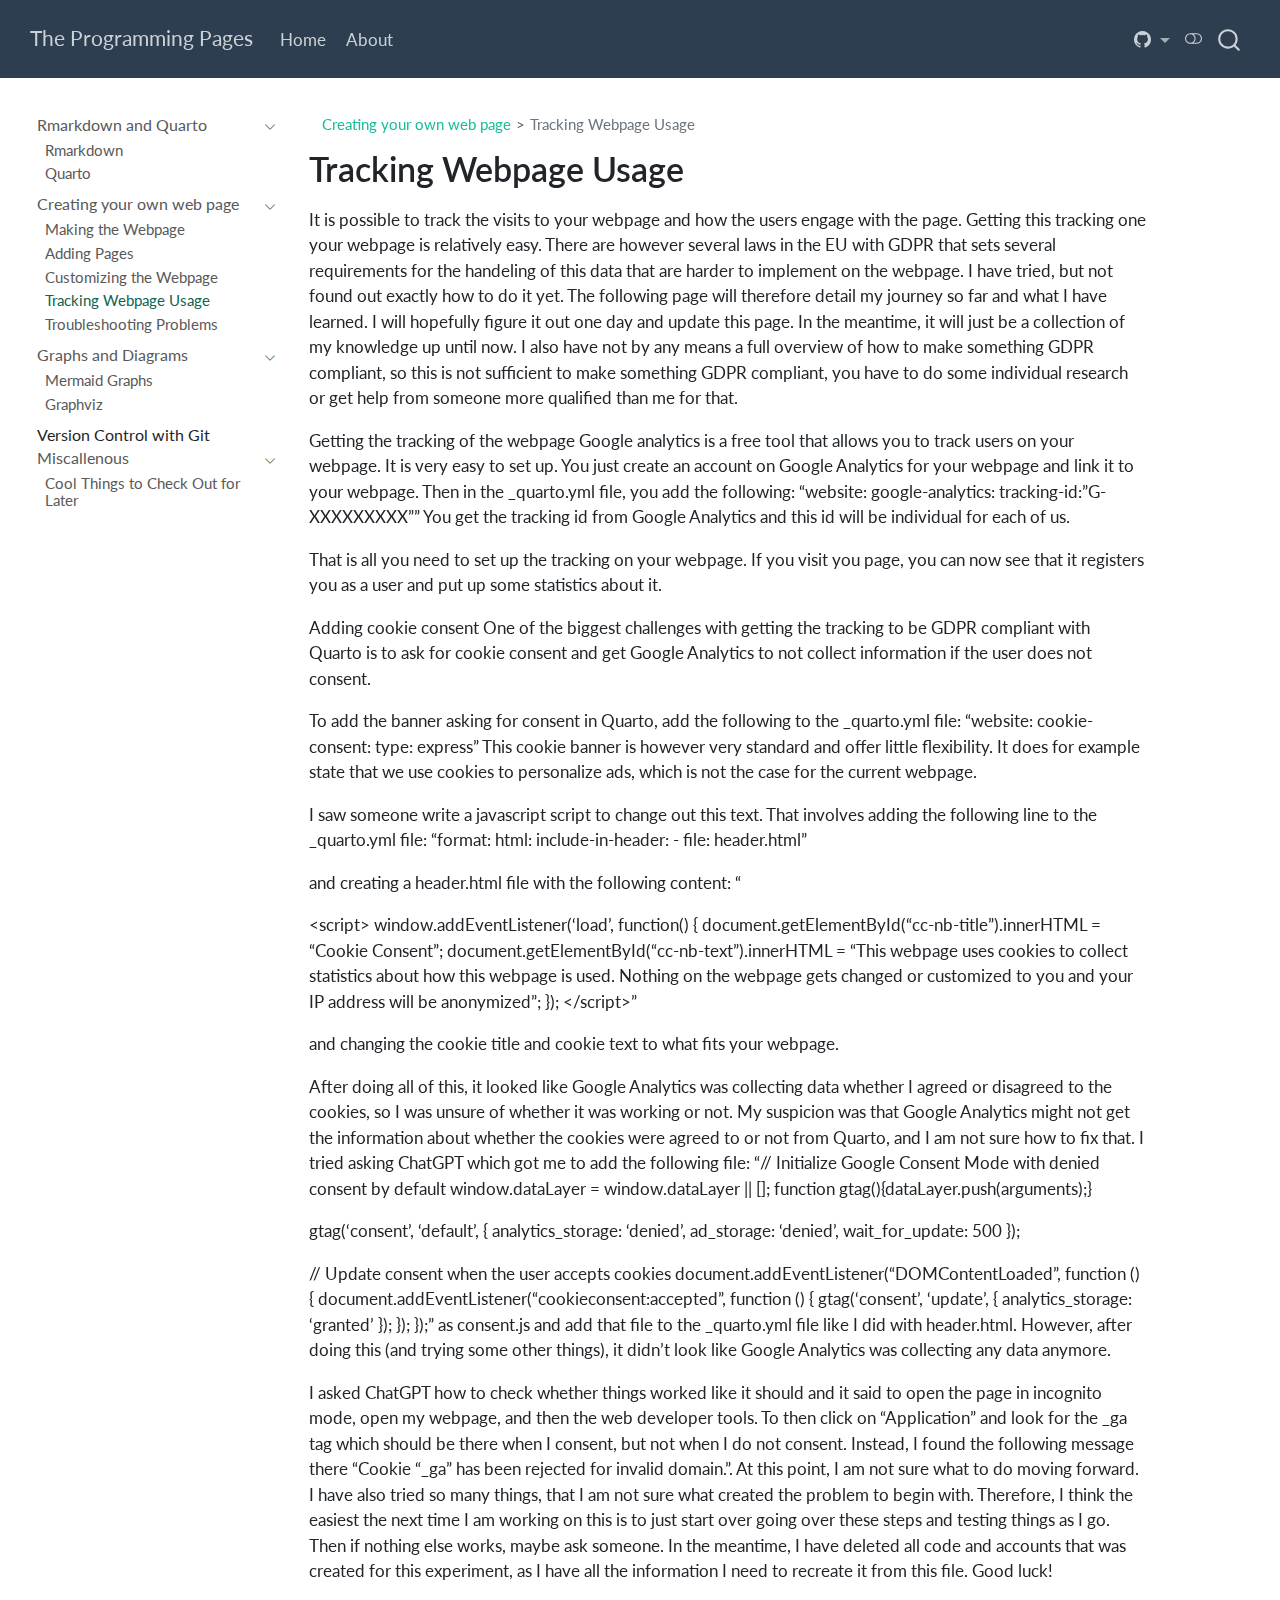
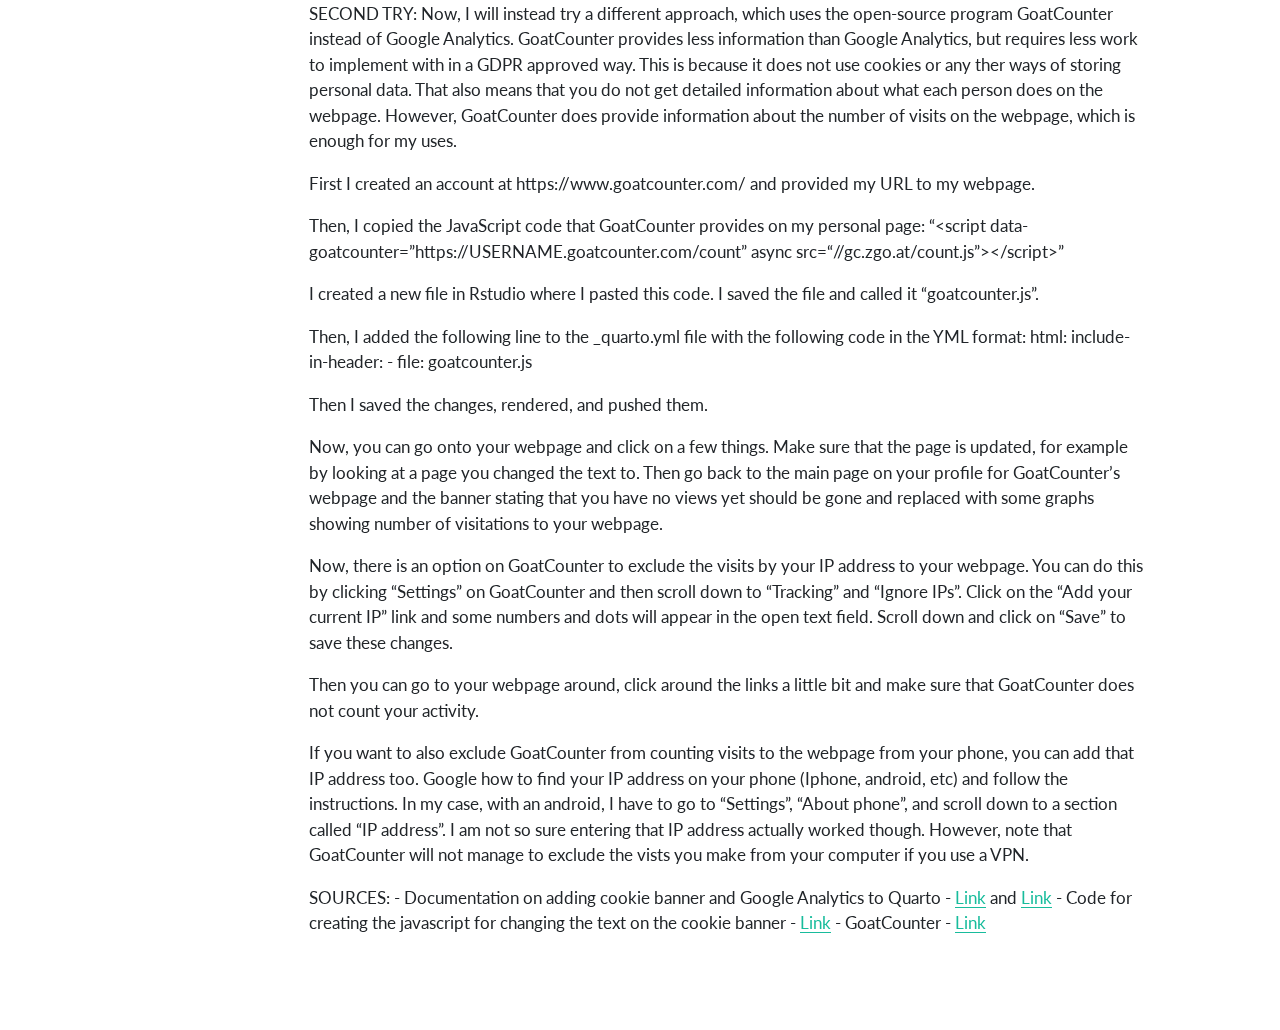
<file: docs/track_webpage.html>
<!DOCTYPE html>
<html xmlns="http://www.w3.org/1999/xhtml" lang="en" xml:lang="en"><head>

<meta charset="utf-8">
<meta name="generator" content="quarto-1.6.42">

<meta name="viewport" content="width=device-width, initial-scale=1.0, user-scalable=yes">


<title>Tracking Webpage Usage – The Programming Pages</title>
<style>
code{white-space: pre-wrap;}
span.smallcaps{font-variant: small-caps;}
div.columns{display: flex; gap: min(4vw, 1.5em);}
div.column{flex: auto; overflow-x: auto;}
div.hanging-indent{margin-left: 1.5em; text-indent: -1.5em;}
ul.task-list{list-style: none;}
ul.task-list li input[type="checkbox"] {
  width: 0.8em;
  margin: 0 0.8em 0.2em -1em; /* quarto-specific, see https://github.com/quarto-dev/quarto-cli/issues/4556 */ 
  vertical-align: middle;
}
</style>


<script src="site_libs/quarto-nav/quarto-nav.js"></script>
<script src="site_libs/quarto-nav/headroom.min.js"></script>
<script src="site_libs/clipboard/clipboard.min.js"></script>
<script src="site_libs/quarto-search/autocomplete.umd.js"></script>
<script src="site_libs/quarto-search/fuse.min.js"></script>
<script src="site_libs/quarto-search/quarto-search.js"></script>
<meta name="quarto:offset" content="./">
<link href="./pics/logo/Binary_code.png" rel="icon" type="image/png">
<script src="site_libs/quarto-html/quarto.js"></script>
<script src="site_libs/quarto-html/popper.min.js"></script>
<script src="site_libs/quarto-html/tippy.umd.min.js"></script>
<script src="site_libs/quarto-html/anchor.min.js"></script>
<link href="site_libs/quarto-html/tippy.css" rel="stylesheet">
<link href="site_libs/quarto-html/quarto-syntax-highlighting-2f5df379a58b258e96c21c0638c20c03.css" rel="stylesheet" class="quarto-color-scheme" id="quarto-text-highlighting-styles">
<link href="site_libs/quarto-html/quarto-syntax-highlighting-dark-b53751a350365c71b6c909e95f209ed1.css" rel="prefetch" class="quarto-color-scheme quarto-color-alternate" id="quarto-text-highlighting-styles">
<script src="site_libs/bootstrap/bootstrap.min.js"></script>
<link href="site_libs/bootstrap/bootstrap-icons.css" rel="stylesheet">
<link href="site_libs/bootstrap/bootstrap-d6ca072a62b2cca0e3f858b3e39b526d.min.css" rel="stylesheet" append-hash="true" class="quarto-color-scheme" id="quarto-bootstrap" data-mode="light">
<link href="site_libs/bootstrap/bootstrap-dark-b5ff14e04d8ae20a31edfa64545b4920.min.css" rel="prefetch" append-hash="true" class="quarto-color-scheme quarto-color-alternate" id="quarto-bootstrap" data-mode="dark">
<script id="quarto-search-options" type="application/json">{
  "location": "navbar",
  "copy-button": false,
  "collapse-after": 3,
  "panel-placement": "end",
  "type": "overlay",
  "limit": 50,
  "keyboard-shortcut": [
    "f",
    "/",
    "s"
  ],
  "show-item-context": false,
  "language": {
    "search-no-results-text": "No results",
    "search-matching-documents-text": "matching documents",
    "search-copy-link-title": "Copy link to search",
    "search-hide-matches-text": "Hide additional matches",
    "search-more-match-text": "more match in this document",
    "search-more-matches-text": "more matches in this document",
    "search-clear-button-title": "Clear",
    "search-text-placeholder": "",
    "search-detached-cancel-button-title": "Cancel",
    "search-submit-button-title": "Submit",
    "search-label": "Search"
  }
}</script>
<script data-goatcounter="https://lzapffe.goatcounter.com/count" async="" src="//gc.zgo.at/count.js"></script>


<link rel="stylesheet" href="styles.css">
</head>

<body class="nav-sidebar floating nav-fixed">

<div id="quarto-search-results"></div>
  <header id="quarto-header" class="headroom fixed-top">
    <nav class="navbar navbar-expand-lg " data-bs-theme="dark">
      <div class="navbar-container container-fluid">
      <div class="navbar-brand-container mx-auto">
    <a class="navbar-brand" href="./index.html">
    <span class="navbar-title">The Programming Pages</span>
    </a>
  </div>
            <div id="quarto-search" class="" title="Search"></div>
          <button class="navbar-toggler" type="button" data-bs-toggle="collapse" data-bs-target="#navbarCollapse" aria-controls="navbarCollapse" role="menu" aria-expanded="false" aria-label="Toggle navigation" onclick="if (window.quartoToggleHeadroom) { window.quartoToggleHeadroom(); }">
  <span class="navbar-toggler-icon"></span>
</button>
          <div class="collapse navbar-collapse" id="navbarCollapse">
            <ul class="navbar-nav navbar-nav-scroll me-auto">
  <li class="nav-item">
    <a class="nav-link" href="./index.html"> 
<span class="menu-text">Home</span></a>
  </li>  
  <li class="nav-item">
    <a class="nav-link" href="./about.html"> 
<span class="menu-text">About</span></a>
  </li>  
</ul>
            <ul class="navbar-nav navbar-nav-scroll ms-auto">
  <li class="nav-item dropdown ">
    <a class="nav-link dropdown-toggle" href="#" id="nav-menu-bi-github" role="link" data-bs-toggle="dropdown" aria-expanded="false">
      <i class="bi bi-github" role="img">
</i> 
 <span class="menu-text"></span>
    </a>
    <ul class="dropdown-menu dropdown-menu-end" aria-labelledby="nav-menu-bi-github">    
        <li>
    <a class="dropdown-item" href="https://github.com/lzapffe/programming-pages">
 <span class="dropdown-text">GitHub repository</span></a>
  </li>  
        <li>
    <a class="dropdown-item" href="https://github.com/lzapffe/programming-pages/issues">
 <span class="dropdown-text">Suggest improvements</span></a>
  </li>  
        <li>
    <a class="dropdown-item" href="./contact.html"><i class="bi bi-chat-text" role="img">
</i> 
 <span class="dropdown-text">Contact me</span></a>
  </li>  
    </ul>
  </li>
</ul>
          </div> <!-- /navcollapse -->
            <div class="quarto-navbar-tools">
  <a href="" class="quarto-color-scheme-toggle quarto-navigation-tool  px-1" onclick="window.quartoToggleColorScheme(); return false;" title="Toggle dark mode"><i class="bi"></i></a>
</div>
      </div> <!-- /container-fluid -->
    </nav>
  <nav class="quarto-secondary-nav">
    <div class="container-fluid d-flex">
      <button type="button" class="quarto-btn-toggle btn" data-bs-toggle="collapse" role="button" data-bs-target=".quarto-sidebar-collapse-item" aria-controls="quarto-sidebar" aria-expanded="false" aria-label="Toggle sidebar navigation" onclick="if (window.quartoToggleHeadroom) { window.quartoToggleHeadroom(); }">
        <i class="bi bi-layout-text-sidebar-reverse"></i>
      </button>
        <nav class="quarto-page-breadcrumbs" aria-label="breadcrumb"><ol class="breadcrumb"><li class="breadcrumb-item"><a href="./make_web_page.html">Creating your own web page</a></li><li class="breadcrumb-item"><a href="./track_webpage.html">Tracking Webpage Usage</a></li></ol></nav>
        <a class="flex-grow-1" role="navigation" data-bs-toggle="collapse" data-bs-target=".quarto-sidebar-collapse-item" aria-controls="quarto-sidebar" aria-expanded="false" aria-label="Toggle sidebar navigation" onclick="if (window.quartoToggleHeadroom) { window.quartoToggleHeadroom(); }">      
        </a>
    </div>
  </nav>
</header>
<!-- content -->
<div id="quarto-content" class="quarto-container page-columns page-rows-contents page-layout-article page-navbar">
<!-- sidebar -->
  <nav id="quarto-sidebar" class="sidebar collapse collapse-horizontal quarto-sidebar-collapse-item sidebar-navigation floating overflow-auto">
    <div class="sidebar-menu-container"> 
    <ul class="list-unstyled mt-1">
        <li class="sidebar-item sidebar-item-section">
      <div class="sidebar-item-container"> 
            <a class="sidebar-item-text sidebar-link text-start" data-bs-toggle="collapse" data-bs-target="#quarto-sidebar-section-1" role="navigation" aria-expanded="true">
 <span class="menu-text">Rmarkdown and Quarto</span></a>
          <a class="sidebar-item-toggle text-start" data-bs-toggle="collapse" data-bs-target="#quarto-sidebar-section-1" role="navigation" aria-expanded="true" aria-label="Toggle section">
            <i class="bi bi-chevron-right ms-2"></i>
          </a> 
      </div>
      <ul id="quarto-sidebar-section-1" class="collapse list-unstyled sidebar-section depth1 show">  
          <li class="sidebar-item">
  <div class="sidebar-item-container"> 
  <a href="./rmarkdown_basics.html" class="sidebar-item-text sidebar-link">
 <span class="menu-text">Rmarkdown</span></a>
  </div>
</li>
          <li class="sidebar-item">
  <div class="sidebar-item-container"> 
  <a href="./quarto.html" class="sidebar-item-text sidebar-link">
 <span class="menu-text">Quarto</span></a>
  </div>
</li>
      </ul>
  </li>
        <li class="sidebar-item sidebar-item-section">
      <div class="sidebar-item-container"> 
            <a class="sidebar-item-text sidebar-link text-start" data-bs-toggle="collapse" data-bs-target="#quarto-sidebar-section-2" role="navigation" aria-expanded="true">
 <span class="menu-text">Creating your own web page</span></a>
          <a class="sidebar-item-toggle text-start" data-bs-toggle="collapse" data-bs-target="#quarto-sidebar-section-2" role="navigation" aria-expanded="true" aria-label="Toggle section">
            <i class="bi bi-chevron-right ms-2"></i>
          </a> 
      </div>
      <ul id="quarto-sidebar-section-2" class="collapse list-unstyled sidebar-section depth1 show">  
          <li class="sidebar-item">
  <div class="sidebar-item-container"> 
  <a href="./make_web_page.html" class="sidebar-item-text sidebar-link">
 <span class="menu-text">Making the Webpage</span></a>
  </div>
</li>
          <li class="sidebar-item">
  <div class="sidebar-item-container"> 
  <a href="./add_pages.html" class="sidebar-item-text sidebar-link">
 <span class="menu-text">Adding Pages</span></a>
  </div>
</li>
          <li class="sidebar-item">
  <div class="sidebar-item-container"> 
  <a href="./customize_webpage.html" class="sidebar-item-text sidebar-link">
 <span class="menu-text">Customizing the Webpage</span></a>
  </div>
</li>
          <li class="sidebar-item">
  <div class="sidebar-item-container"> 
  <a href="./track_webpage.html" class="sidebar-item-text sidebar-link active">
 <span class="menu-text">Tracking Webpage Usage</span></a>
  </div>
</li>
          <li class="sidebar-item">
  <div class="sidebar-item-container"> 
  <a href="./troubleshooting.html" class="sidebar-item-text sidebar-link">
 <span class="menu-text">Troubleshooting Problems</span></a>
  </div>
</li>
      </ul>
  </li>
        <li class="sidebar-item sidebar-item-section">
      <div class="sidebar-item-container"> 
            <a class="sidebar-item-text sidebar-link text-start" data-bs-toggle="collapse" data-bs-target="#quarto-sidebar-section-3" role="navigation" aria-expanded="true">
 <span class="menu-text">Graphs and Diagrams</span></a>
          <a class="sidebar-item-toggle text-start" data-bs-toggle="collapse" data-bs-target="#quarto-sidebar-section-3" role="navigation" aria-expanded="true" aria-label="Toggle section">
            <i class="bi bi-chevron-right ms-2"></i>
          </a> 
      </div>
      <ul id="quarto-sidebar-section-3" class="collapse list-unstyled sidebar-section depth1 show">  
          <li class="sidebar-item">
  <div class="sidebar-item-container"> 
  <a href="./mermaid.html" class="sidebar-item-text sidebar-link">
 <span class="menu-text">Mermaid Graphs</span></a>
  </div>
</li>
          <li class="sidebar-item">
  <div class="sidebar-item-container"> 
  <a href="./graphviz.html" class="sidebar-item-text sidebar-link">
 <span class="menu-text">Graphviz</span></a>
  </div>
</li>
      </ul>
  </li>
        <li class="sidebar-item sidebar-item-section">
      <span class="sidebar-item-text sidebar-link text-start">
 <span class="menu-text">Version Control with Git</span></span>
  </li>
        <li class="sidebar-item sidebar-item-section">
      <div class="sidebar-item-container"> 
            <a class="sidebar-item-text sidebar-link text-start" data-bs-toggle="collapse" data-bs-target="#quarto-sidebar-section-5" role="navigation" aria-expanded="true">
 <span class="menu-text">Miscallenous</span></a>
          <a class="sidebar-item-toggle text-start" data-bs-toggle="collapse" data-bs-target="#quarto-sidebar-section-5" role="navigation" aria-expanded="true" aria-label="Toggle section">
            <i class="bi bi-chevron-right ms-2"></i>
          </a> 
      </div>
      <ul id="quarto-sidebar-section-5" class="collapse list-unstyled sidebar-section depth1 show">  
          <li class="sidebar-item">
  <div class="sidebar-item-container"> 
  <a href="./cool_things.html" class="sidebar-item-text sidebar-link">
 <span class="menu-text">Cool Things to Check Out for Later</span></a>
  </div>
</li>
      </ul>
  </li>
    </ul>
    </div>
</nav>
<div id="quarto-sidebar-glass" class="quarto-sidebar-collapse-item" data-bs-toggle="collapse" data-bs-target=".quarto-sidebar-collapse-item"></div>
<!-- margin-sidebar -->
    <div id="quarto-margin-sidebar" class="sidebar margin-sidebar zindex-bottom">
        
    </div>
<!-- main -->
<main class="content" id="quarto-document-content">

<header id="title-block-header" class="quarto-title-block default"><nav class="quarto-page-breadcrumbs quarto-title-breadcrumbs d-none d-lg-block" aria-label="breadcrumb"><ol class="breadcrumb"><li class="breadcrumb-item"><a href="./make_web_page.html">Creating your own web page</a></li><li class="breadcrumb-item"><a href="./track_webpage.html">Tracking Webpage Usage</a></li></ol></nav>
<div class="quarto-title">
<h1 class="title">Tracking Webpage Usage</h1>
</div>



<div class="quarto-title-meta">

    
  
    
  </div>
  


</header>


<p>It is possible to track the visits to your webpage and how the users engage with the page. Getting this tracking one your webpage is relatively easy. There are however several laws in the EU with GDPR that sets several requirements for the handeling of this data that are harder to implement on the webpage. I have tried, but not found out exactly how to do it yet. The following page will therefore detail my journey so far and what I have learned. I will hopefully figure it out one day and update this page. In the meantime, it will just be a collection of my knowledge up until now. I also have not by any means a full overview of how to make something GDPR compliant, so this is not sufficient to make something GDPR compliant, you have to do some individual research or get help from someone more qualified than me for that.</p>
<p>Getting the tracking of the webpage Google analytics is a free tool that allows you to track users on your webpage. It is very easy to set up. You just create an account on Google Analytics for your webpage and link it to your webpage. Then in the _quarto.yml file, you add the following: “website: google-analytics: tracking-id:”G-XXXXXXXXX”” You get the tracking id from Google Analytics and this id will be individual for each of us.</p>
<p>That is all you need to set up the tracking on your webpage. If you visit you page, you can now see that it registers you as a user and put up some statistics about it.</p>
<p>Adding cookie consent One of the biggest challenges with getting the tracking to be GDPR compliant with Quarto is to ask for cookie consent and get Google Analytics to not collect information if the user does not consent.</p>
<p>To add the banner asking for consent in Quarto, add the following to the _quarto.yml file: “website: cookie-consent: type: express” This cookie banner is however very standard and offer little flexibility. It does for example state that we use cookies to personalize ads, which is not the case for the current webpage.</p>
<p>I saw someone write a javascript script to change out this text. That involves adding the following line to the _quarto.yml file: “format: html: include-in-header: - file: header.html”</p>
<p>and creating a header.html file with the following content: “<!-- The following html document specifies a javascript code that changes
the text of the cookie banner on the webpage. It is implemented in _quarto.yml.
The code for the script comes from the user NicolasBoumal on GitHub.
Link: https://github.com/orgs/quarto-dev/discussions/5958 --></p>
<p>&lt;script&gt; window.addEventListener(‘load’, function() { document.getElementById(“cc-nb-title”).innerHTML = “Cookie Consent”; document.getElementById(“cc-nb-text”).innerHTML = “This webpage uses cookies to collect statistics about how this webpage is used. Nothing on the webpage gets changed or customized to you and your IP address will be anonymized”; }); &lt;/script&gt;”</p>
<p>and changing the cookie title and cookie text to what fits your webpage.</p>
<p>After doing all of this, it looked like Google Analytics was collecting data whether I agreed or disagreed to the cookies, so I was unsure of whether it was working or not. My suspicion was that Google Analytics might not get the information about whether the cookies were agreed to or not from Quarto, and I am not sure how to fix that. I tried asking ChatGPT which got me to add the following file: “// Initialize Google Consent Mode with denied consent by default window.dataLayer = window.dataLayer || []; function gtag(){dataLayer.push(arguments);}</p>
<p>gtag(‘consent’, ‘default’, { analytics_storage: ‘denied’, ad_storage: ‘denied’, wait_for_update: 500 });</p>
<p>// Update consent when the user accepts cookies document.addEventListener(“DOMContentLoaded”, function () { document.addEventListener(“cookieconsent:accepted”, function () { gtag(‘consent’, ‘update’, { analytics_storage: ‘granted’ }); }); });” as consent.js and add that file to the _quarto.yml file like I did with header.html. However, after doing this (and trying some other things), it didn’t look like Google Analytics was collecting any data anymore.</p>
<p>I asked ChatGPT how to check whether things worked like it should and it said to open the page in incognito mode, open my webpage, and then the web developer tools. To then click on “Application” and look for the _ga tag which should be there when I consent, but not when I do not consent. Instead, I found the following message there “Cookie “_ga” has been rejected for invalid domain.”. At this point, I am not sure what to do moving forward. I have also tried so many things, that I am not sure what created the problem to begin with. Therefore, I think the easiest the next time I am working on this is to just start over going over these steps and testing things as I go. Then if nothing else works, maybe ask someone. In the meantime, I have deleted all code and accounts that was created for this experiment, as I have all the information I need to recreate it from this file. Good luck!</p>
<p>SECOND TRY: Now, I will instead try a different approach, which uses the open-source program GoatCounter instead of Google Analytics. GoatCounter provides less information than Google Analytics, but requires less work to implement with in a GDPR approved way. This is because it does not use cookies or any ther ways of storing personal data. That also means that you do not get detailed information about what each person does on the webpage. However, GoatCounter does provide information about the number of visits on the webpage, which is enough for my uses.</p>
<p>First I created an account at https://www.goatcounter.com/ and provided my URL to my webpage.</p>
<p>Then, I copied the JavaScript code that GoatCounter provides on my personal page: “&lt;script data-goatcounter=”https://USERNAME.goatcounter.com/count” async src=“//gc.zgo.at/count.js”&gt;&lt;/script&gt;”</p>
<p>I created a new file in Rstudio where I pasted this code. I saved the file and called it “goatcounter.js”.</p>
<p>Then, I added the following line to the _quarto.yml file with the following code in the YML format: html: include-in-header: - file: goatcounter.js</p>
<p>Then I saved the changes, rendered, and pushed them.</p>
<p>Now, you can go onto your webpage and click on a few things. Make sure that the page is updated, for example by looking at a page you changed the text to. Then go back to the main page on your profile for GoatCounter’s webpage and the banner stating that you have no views yet should be gone and replaced with some graphs showing number of visitations to your webpage.</p>
<p>Now, there is an option on GoatCounter to exclude the visits by your IP address to your webpage. You can do this by clicking “Settings” on GoatCounter and then scroll down to “Tracking” and “Ignore IPs”. Click on the “Add your current IP” link and some numbers and dots will appear in the open text field. Scroll down and click on “Save” to save these changes.</p>
<p>Then you can go to your webpage around, click around the links a little bit and make sure that GoatCounter does not count your activity.</p>
<p>If you want to also exclude GoatCounter from counting visits to the webpage from your phone, you can add that IP address too. Google how to find your IP address on your phone (Iphone, android, etc) and follow the instructions. In my case, with an android, I have to go to “Settings”, “About phone”, and scroll down to a section called “IP address”. I am not so sure entering that IP address actually worked though. However, note that GoatCounter will not manage to exclude the vists you make from your computer if you use a VPN.</p>
<p>SOURCES: - Documentation on adding cookie banner and Google Analytics to Quarto - <a href="https://quarto.org/docs/websites/website-tools.html">Link</a> and <a href="https://quarto.org/docs/reference/projects/websites.html">Link</a> - Code for creating the javascript for changing the text on the cookie banner - <a href="https://github.com/orgs/quarto-dev/discussions/5958">Link</a> - GoatCounter - <a href="https://www.goatcounter.com/">Link</a></p>



</main> <!-- /main -->
<script id="quarto-html-after-body" type="application/javascript">
window.document.addEventListener("DOMContentLoaded", function (event) {
  const toggleBodyColorMode = (bsSheetEl) => {
    const mode = bsSheetEl.getAttribute("data-mode");
    const bodyEl = window.document.querySelector("body");
    if (mode === "dark") {
      bodyEl.classList.add("quarto-dark");
      bodyEl.classList.remove("quarto-light");
    } else {
      bodyEl.classList.add("quarto-light");
      bodyEl.classList.remove("quarto-dark");
    }
  }
  const toggleBodyColorPrimary = () => {
    const bsSheetEl = window.document.querySelector("link#quarto-bootstrap");
    if (bsSheetEl) {
      toggleBodyColorMode(bsSheetEl);
    }
  }
  toggleBodyColorPrimary();  
  const disableStylesheet = (stylesheets) => {
    for (let i=0; i < stylesheets.length; i++) {
      const stylesheet = stylesheets[i];
      stylesheet.rel = 'prefetch';
    }
  }
  const enableStylesheet = (stylesheets) => {
    for (let i=0; i < stylesheets.length; i++) {
      const stylesheet = stylesheets[i];
      stylesheet.rel = 'stylesheet';
    }
  }
  const manageTransitions = (selector, allowTransitions) => {
    const els = window.document.querySelectorAll(selector);
    for (let i=0; i < els.length; i++) {
      const el = els[i];
      if (allowTransitions) {
        el.classList.remove('notransition');
      } else {
        el.classList.add('notransition');
      }
    }
  }
  const toggleGiscusIfUsed = (isAlternate, darkModeDefault) => {
    const baseTheme = document.querySelector('#giscus-base-theme')?.value ?? 'light';
    const alternateTheme = document.querySelector('#giscus-alt-theme')?.value ?? 'dark';
    let newTheme = '';
    if(darkModeDefault) {
      newTheme = isAlternate ? baseTheme : alternateTheme;
    } else {
      newTheme = isAlternate ? alternateTheme : baseTheme;
    }
    const changeGiscusTheme = () => {
      // From: https://github.com/giscus/giscus/issues/336
      const sendMessage = (message) => {
        const iframe = document.querySelector('iframe.giscus-frame');
        if (!iframe) return;
        iframe.contentWindow.postMessage({ giscus: message }, 'https://giscus.app');
      }
      sendMessage({
        setConfig: {
          theme: newTheme
        }
      });
    }
    const isGiscussLoaded = window.document.querySelector('iframe.giscus-frame') !== null;
    if (isGiscussLoaded) {
      changeGiscusTheme();
    }
  }
  const toggleColorMode = (alternate) => {
    // Switch the stylesheets
    const alternateStylesheets = window.document.querySelectorAll('link.quarto-color-scheme.quarto-color-alternate');
    manageTransitions('#quarto-margin-sidebar .nav-link', false);
    if (alternate) {
      enableStylesheet(alternateStylesheets);
      for (const sheetNode of alternateStylesheets) {
        if (sheetNode.id === "quarto-bootstrap") {
          toggleBodyColorMode(sheetNode);
        }
      }
    } else {
      disableStylesheet(alternateStylesheets);
      toggleBodyColorPrimary();
    }
    manageTransitions('#quarto-margin-sidebar .nav-link', true);
    // Switch the toggles
    const toggles = window.document.querySelectorAll('.quarto-color-scheme-toggle');
    for (let i=0; i < toggles.length; i++) {
      const toggle = toggles[i];
      if (toggle) {
        if (alternate) {
          toggle.classList.add("alternate");     
        } else {
          toggle.classList.remove("alternate");
        }
      }
    }
    // Hack to workaround the fact that safari doesn't
    // properly recolor the scrollbar when toggling (#1455)
    if (navigator.userAgent.indexOf('Safari') > 0 && navigator.userAgent.indexOf('Chrome') == -1) {
      manageTransitions("body", false);
      window.scrollTo(0, 1);
      setTimeout(() => {
        window.scrollTo(0, 0);
        manageTransitions("body", true);
      }, 40);  
    }
  }
  const isFileUrl = () => { 
    return window.location.protocol === 'file:';
  }
  const hasAlternateSentinel = () => {  
    let styleSentinel = getColorSchemeSentinel();
    if (styleSentinel !== null) {
      return styleSentinel === "alternate";
    } else {
      return false;
    }
  }
  const setStyleSentinel = (alternate) => {
    const value = alternate ? "alternate" : "default";
    if (!isFileUrl()) {
      window.localStorage.setItem("quarto-color-scheme", value);
    } else {
      localAlternateSentinel = value;
    }
  }
  const getColorSchemeSentinel = () => {
    if (!isFileUrl()) {
      const storageValue = window.localStorage.getItem("quarto-color-scheme");
      return storageValue != null ? storageValue : localAlternateSentinel;
    } else {
      return localAlternateSentinel;
    }
  }
  const darkModeDefault = false;
  let localAlternateSentinel = darkModeDefault ? 'alternate' : 'default';
  // Dark / light mode switch
  window.quartoToggleColorScheme = () => {
    // Read the current dark / light value 
    let toAlternate = !hasAlternateSentinel();
    toggleColorMode(toAlternate);
    setStyleSentinel(toAlternate);
    toggleGiscusIfUsed(toAlternate, darkModeDefault);
  };
  // Ensure there is a toggle, if there isn't float one in the top right
  if (window.document.querySelector('.quarto-color-scheme-toggle') === null) {
    const a = window.document.createElement('a');
    a.classList.add('top-right');
    a.classList.add('quarto-color-scheme-toggle');
    a.href = "";
    a.onclick = function() { try { window.quartoToggleColorScheme(); } catch {} return false; };
    const i = window.document.createElement("i");
    i.classList.add('bi');
    a.appendChild(i);
    window.document.body.appendChild(a);
  }
  // Switch to dark mode if need be
  if (hasAlternateSentinel()) {
    toggleColorMode(true);
  } else {
    toggleColorMode(false);
  }
  const icon = "";
  const anchorJS = new window.AnchorJS();
  anchorJS.options = {
    placement: 'right',
    icon: icon
  };
  anchorJS.add('.anchored');
  const isCodeAnnotation = (el) => {
    for (const clz of el.classList) {
      if (clz.startsWith('code-annotation-')) {                     
        return true;
      }
    }
    return false;
  }
  const onCopySuccess = function(e) {
    // button target
    const button = e.trigger;
    // don't keep focus
    button.blur();
    // flash "checked"
    button.classList.add('code-copy-button-checked');
    var currentTitle = button.getAttribute("title");
    button.setAttribute("title", "Copied!");
    let tooltip;
    if (window.bootstrap) {
      button.setAttribute("data-bs-toggle", "tooltip");
      button.setAttribute("data-bs-placement", "left");
      button.setAttribute("data-bs-title", "Copied!");
      tooltip = new bootstrap.Tooltip(button, 
        { trigger: "manual", 
          customClass: "code-copy-button-tooltip",
          offset: [0, -8]});
      tooltip.show();    
    }
    setTimeout(function() {
      if (tooltip) {
        tooltip.hide();
        button.removeAttribute("data-bs-title");
        button.removeAttribute("data-bs-toggle");
        button.removeAttribute("data-bs-placement");
      }
      button.setAttribute("title", currentTitle);
      button.classList.remove('code-copy-button-checked');
    }, 1000);
    // clear code selection
    e.clearSelection();
  }
  const getTextToCopy = function(trigger) {
      const codeEl = trigger.previousElementSibling.cloneNode(true);
      for (const childEl of codeEl.children) {
        if (isCodeAnnotation(childEl)) {
          childEl.remove();
        }
      }
      return codeEl.innerText;
  }
  const clipboard = new window.ClipboardJS('.code-copy-button:not([data-in-quarto-modal])', {
    text: getTextToCopy
  });
  clipboard.on('success', onCopySuccess);
  if (window.document.getElementById('quarto-embedded-source-code-modal')) {
    const clipboardModal = new window.ClipboardJS('.code-copy-button[data-in-quarto-modal]', {
      text: getTextToCopy,
      container: window.document.getElementById('quarto-embedded-source-code-modal')
    });
    clipboardModal.on('success', onCopySuccess);
  }
    var localhostRegex = new RegExp(/^(?:http|https):\/\/localhost\:?[0-9]*\//);
    var mailtoRegex = new RegExp(/^mailto:/);
      var filterRegex = new RegExp('/' + window.location.host + '/');
    var isInternal = (href) => {
        return filterRegex.test(href) || localhostRegex.test(href) || mailtoRegex.test(href);
    }
    // Inspect non-navigation links and adorn them if external
 	var links = window.document.querySelectorAll('a[href]:not(.nav-link):not(.navbar-brand):not(.toc-action):not(.sidebar-link):not(.sidebar-item-toggle):not(.pagination-link):not(.no-external):not([aria-hidden]):not(.dropdown-item):not(.quarto-navigation-tool):not(.about-link)');
    for (var i=0; i<links.length; i++) {
      const link = links[i];
      if (!isInternal(link.href)) {
        // undo the damage that might have been done by quarto-nav.js in the case of
        // links that we want to consider external
        if (link.dataset.originalHref !== undefined) {
          link.href = link.dataset.originalHref;
        }
      }
    }
  function tippyHover(el, contentFn, onTriggerFn, onUntriggerFn) {
    const config = {
      allowHTML: true,
      maxWidth: 500,
      delay: 100,
      arrow: false,
      appendTo: function(el) {
          return el.parentElement;
      },
      interactive: true,
      interactiveBorder: 10,
      theme: 'quarto',
      placement: 'bottom-start',
    };
    if (contentFn) {
      config.content = contentFn;
    }
    if (onTriggerFn) {
      config.onTrigger = onTriggerFn;
    }
    if (onUntriggerFn) {
      config.onUntrigger = onUntriggerFn;
    }
    window.tippy(el, config); 
  }
  const noterefs = window.document.querySelectorAll('a[role="doc-noteref"]');
  for (var i=0; i<noterefs.length; i++) {
    const ref = noterefs[i];
    tippyHover(ref, function() {
      // use id or data attribute instead here
      let href = ref.getAttribute('data-footnote-href') || ref.getAttribute('href');
      try { href = new URL(href).hash; } catch {}
      const id = href.replace(/^#\/?/, "");
      const note = window.document.getElementById(id);
      if (note) {
        return note.innerHTML;
      } else {
        return "";
      }
    });
  }
  const xrefs = window.document.querySelectorAll('a.quarto-xref');
  const processXRef = (id, note) => {
    // Strip column container classes
    const stripColumnClz = (el) => {
      el.classList.remove("page-full", "page-columns");
      if (el.children) {
        for (const child of el.children) {
          stripColumnClz(child);
        }
      }
    }
    stripColumnClz(note)
    if (id === null || id.startsWith('sec-')) {
      // Special case sections, only their first couple elements
      const container = document.createElement("div");
      if (note.children && note.children.length > 2) {
        container.appendChild(note.children[0].cloneNode(true));
        for (let i = 1; i < note.children.length; i++) {
          const child = note.children[i];
          if (child.tagName === "P" && child.innerText === "") {
            continue;
          } else {
            container.appendChild(child.cloneNode(true));
            break;
          }
        }
        if (window.Quarto?.typesetMath) {
          window.Quarto.typesetMath(container);
        }
        return container.innerHTML
      } else {
        if (window.Quarto?.typesetMath) {
          window.Quarto.typesetMath(note);
        }
        return note.innerHTML;
      }
    } else {
      // Remove any anchor links if they are present
      const anchorLink = note.querySelector('a.anchorjs-link');
      if (anchorLink) {
        anchorLink.remove();
      }
      if (window.Quarto?.typesetMath) {
        window.Quarto.typesetMath(note);
      }
      if (note.classList.contains("callout")) {
        return note.outerHTML;
      } else {
        return note.innerHTML;
      }
    }
  }
  for (var i=0; i<xrefs.length; i++) {
    const xref = xrefs[i];
    tippyHover(xref, undefined, function(instance) {
      instance.disable();
      let url = xref.getAttribute('href');
      let hash = undefined; 
      if (url.startsWith('#')) {
        hash = url;
      } else {
        try { hash = new URL(url).hash; } catch {}
      }
      if (hash) {
        const id = hash.replace(/^#\/?/, "");
        const note = window.document.getElementById(id);
        if (note !== null) {
          try {
            const html = processXRef(id, note.cloneNode(true));
            instance.setContent(html);
          } finally {
            instance.enable();
            instance.show();
          }
        } else {
          // See if we can fetch this
          fetch(url.split('#')[0])
          .then(res => res.text())
          .then(html => {
            const parser = new DOMParser();
            const htmlDoc = parser.parseFromString(html, "text/html");
            const note = htmlDoc.getElementById(id);
            if (note !== null) {
              const html = processXRef(id, note);
              instance.setContent(html);
            } 
          }).finally(() => {
            instance.enable();
            instance.show();
          });
        }
      } else {
        // See if we can fetch a full url (with no hash to target)
        // This is a special case and we should probably do some content thinning / targeting
        fetch(url)
        .then(res => res.text())
        .then(html => {
          const parser = new DOMParser();
          const htmlDoc = parser.parseFromString(html, "text/html");
          const note = htmlDoc.querySelector('main.content');
          if (note !== null) {
            // This should only happen for chapter cross references
            // (since there is no id in the URL)
            // remove the first header
            if (note.children.length > 0 && note.children[0].tagName === "HEADER") {
              note.children[0].remove();
            }
            const html = processXRef(null, note);
            instance.setContent(html);
          } 
        }).finally(() => {
          instance.enable();
          instance.show();
        });
      }
    }, function(instance) {
    });
  }
      let selectedAnnoteEl;
      const selectorForAnnotation = ( cell, annotation) => {
        let cellAttr = 'data-code-cell="' + cell + '"';
        let lineAttr = 'data-code-annotation="' +  annotation + '"';
        const selector = 'span[' + cellAttr + '][' + lineAttr + ']';
        return selector;
      }
      const selectCodeLines = (annoteEl) => {
        const doc = window.document;
        const targetCell = annoteEl.getAttribute("data-target-cell");
        const targetAnnotation = annoteEl.getAttribute("data-target-annotation");
        const annoteSpan = window.document.querySelector(selectorForAnnotation(targetCell, targetAnnotation));
        const lines = annoteSpan.getAttribute("data-code-lines").split(",");
        const lineIds = lines.map((line) => {
          return targetCell + "-" + line;
        })
        let top = null;
        let height = null;
        let parent = null;
        if (lineIds.length > 0) {
            //compute the position of the single el (top and bottom and make a div)
            const el = window.document.getElementById(lineIds[0]);
            top = el.offsetTop;
            height = el.offsetHeight;
            parent = el.parentElement.parentElement;
          if (lineIds.length > 1) {
            const lastEl = window.document.getElementById(lineIds[lineIds.length - 1]);
            const bottom = lastEl.offsetTop + lastEl.offsetHeight;
            height = bottom - top;
          }
          if (top !== null && height !== null && parent !== null) {
            // cook up a div (if necessary) and position it 
            let div = window.document.getElementById("code-annotation-line-highlight");
            if (div === null) {
              div = window.document.createElement("div");
              div.setAttribute("id", "code-annotation-line-highlight");
              div.style.position = 'absolute';
              parent.appendChild(div);
            }
            div.style.top = top - 2 + "px";
            div.style.height = height + 4 + "px";
            div.style.left = 0;
            let gutterDiv = window.document.getElementById("code-annotation-line-highlight-gutter");
            if (gutterDiv === null) {
              gutterDiv = window.document.createElement("div");
              gutterDiv.setAttribute("id", "code-annotation-line-highlight-gutter");
              gutterDiv.style.position = 'absolute';
              const codeCell = window.document.getElementById(targetCell);
              const gutter = codeCell.querySelector('.code-annotation-gutter');
              gutter.appendChild(gutterDiv);
            }
            gutterDiv.style.top = top - 2 + "px";
            gutterDiv.style.height = height + 4 + "px";
          }
          selectedAnnoteEl = annoteEl;
        }
      };
      const unselectCodeLines = () => {
        const elementsIds = ["code-annotation-line-highlight", "code-annotation-line-highlight-gutter"];
        elementsIds.forEach((elId) => {
          const div = window.document.getElementById(elId);
          if (div) {
            div.remove();
          }
        });
        selectedAnnoteEl = undefined;
      };
        // Handle positioning of the toggle
    window.addEventListener(
      "resize",
      throttle(() => {
        elRect = undefined;
        if (selectedAnnoteEl) {
          selectCodeLines(selectedAnnoteEl);
        }
      }, 10)
    );
    function throttle(fn, ms) {
    let throttle = false;
    let timer;
      return (...args) => {
        if(!throttle) { // first call gets through
            fn.apply(this, args);
            throttle = true;
        } else { // all the others get throttled
            if(timer) clearTimeout(timer); // cancel #2
            timer = setTimeout(() => {
              fn.apply(this, args);
              timer = throttle = false;
            }, ms);
        }
      };
    }
      // Attach click handler to the DT
      const annoteDls = window.document.querySelectorAll('dt[data-target-cell]');
      for (const annoteDlNode of annoteDls) {
        annoteDlNode.addEventListener('click', (event) => {
          const clickedEl = event.target;
          if (clickedEl !== selectedAnnoteEl) {
            unselectCodeLines();
            const activeEl = window.document.querySelector('dt[data-target-cell].code-annotation-active');
            if (activeEl) {
              activeEl.classList.remove('code-annotation-active');
            }
            selectCodeLines(clickedEl);
            clickedEl.classList.add('code-annotation-active');
          } else {
            // Unselect the line
            unselectCodeLines();
            clickedEl.classList.remove('code-annotation-active');
          }
        });
      }
  const findCites = (el) => {
    const parentEl = el.parentElement;
    if (parentEl) {
      const cites = parentEl.dataset.cites;
      if (cites) {
        return {
          el,
          cites: cites.split(' ')
        };
      } else {
        return findCites(el.parentElement)
      }
    } else {
      return undefined;
    }
  };
  var bibliorefs = window.document.querySelectorAll('a[role="doc-biblioref"]');
  for (var i=0; i<bibliorefs.length; i++) {
    const ref = bibliorefs[i];
    const citeInfo = findCites(ref);
    if (citeInfo) {
      tippyHover(citeInfo.el, function() {
        var popup = window.document.createElement('div');
        citeInfo.cites.forEach(function(cite) {
          var citeDiv = window.document.createElement('div');
          citeDiv.classList.add('hanging-indent');
          citeDiv.classList.add('csl-entry');
          var biblioDiv = window.document.getElementById('ref-' + cite);
          if (biblioDiv) {
            citeDiv.innerHTML = biblioDiv.innerHTML;
          }
          popup.appendChild(citeDiv);
        });
        return popup.innerHTML;
      });
    }
  }
});
</script>
</div> <!-- /content -->




</body></html>
</file>
<file: _site/site_libs/quarto-html/tippy.css>
.tippy-box[data-animation=fade][data-state=hidden]{opacity:0}[data-tippy-root]{max-width:calc(100vw - 10px)}.tippy-box{position:relative;background-color:#333;color:#fff;border-radius:4px;font-size:14px;line-height:1.4;white-space:normal;outline:0;transition-property:transform,visibility,opacity}.tippy-box[data-placement^=top]>.tippy-arrow{bottom:0}.tippy-box[data-placement^=top]>.tippy-arrow:before{bottom:-7px;left:0;border-width:8px 8px 0;border-top-color:initial;transform-origin:center top}.tippy-box[data-placement^=bottom]>.tippy-arrow{top:0}.tippy-box[data-placement^=bottom]>.tippy-arrow:before{top:-7px;left:0;border-width:0 8px 8px;border-bottom-color:initial;transform-origin:center bottom}.tippy-box[data-placement^=left]>.tippy-arrow{right:0}.tippy-box[data-placement^=left]>.tippy-arrow:before{border-width:8px 0 8px 8px;border-left-color:initial;right:-7px;transform-origin:center left}.tippy-box[data-placement^=right]>.tippy-arrow{left:0}.tippy-box[data-placement^=right]>.tippy-arrow:before{left:-7px;border-width:8px 8px 8px 0;border-right-color:initial;transform-origin:center right}.tippy-box[data-inertia][data-state=visible]{transition-timing-function:cubic-bezier(.54,1.5,.38,1.11)}.tippy-arrow{width:16px;height:16px;color:#333}.tippy-arrow:before{content:"";position:absolute;border-color:transparent;border-style:solid}.tippy-content{position:relative;padding:5px 9px;z-index:1}
</file>
<file: _site/site_libs/quarto-html/quarto-syntax-highlighting-2f5df379a58b258e96c21c0638c20c03.css>
/* quarto syntax highlight colors */
:root {
  --quarto-hl-ot-color: #003B4F;
  --quarto-hl-at-color: #657422;
  --quarto-hl-ss-color: #20794D;
  --quarto-hl-an-color: #5E5E5E;
  --quarto-hl-fu-color: #4758AB;
  --quarto-hl-st-color: #20794D;
  --quarto-hl-cf-color: #003B4F;
  --quarto-hl-op-color: #5E5E5E;
  --quarto-hl-er-color: #AD0000;
  --quarto-hl-bn-color: #AD0000;
  --quarto-hl-al-color: #AD0000;
  --quarto-hl-va-color: #111111;
  --quarto-hl-bu-color: inherit;
  --quarto-hl-ex-color: inherit;
  --quarto-hl-pp-color: #AD0000;
  --quarto-hl-in-color: #5E5E5E;
  --quarto-hl-vs-color: #20794D;
  --quarto-hl-wa-color: #5E5E5E;
  --quarto-hl-do-color: #5E5E5E;
  --quarto-hl-im-color: #00769E;
  --quarto-hl-ch-color: #20794D;
  --quarto-hl-dt-color: #AD0000;
  --quarto-hl-fl-color: #AD0000;
  --quarto-hl-co-color: #5E5E5E;
  --quarto-hl-cv-color: #5E5E5E;
  --quarto-hl-cn-color: #8f5902;
  --quarto-hl-sc-color: #5E5E5E;
  --quarto-hl-dv-color: #AD0000;
  --quarto-hl-kw-color: #003B4F;
}

/* other quarto variables */
:root {
  --quarto-font-monospace: SFMono-Regular, Menlo, Monaco, Consolas, "Liberation Mono", "Courier New", monospace;
}

pre > code.sourceCode > span {
  color: #003B4F;
}

code span {
  color: #003B4F;
}

code.sourceCode > span {
  color: #003B4F;
}

div.sourceCode,
div.sourceCode pre.sourceCode {
  color: #003B4F;
}

code span.ot {
  color: #003B4F;
  font-style: inherit;
}

code span.at {
  color: #657422;
  font-style: inherit;
}

code span.ss {
  color: #20794D;
  font-style: inherit;
}

code span.an {
  color: #5E5E5E;
  font-style: inherit;
}

code span.fu {
  color: #4758AB;
  font-style: inherit;
}

code span.st {
  color: #20794D;
  font-style: inherit;
}

code span.cf {
  color: #003B4F;
  font-weight: bold;
  font-style: inherit;
}

code span.op {
  color: #5E5E5E;
  font-style: inherit;
}

code span.er {
  color: #AD0000;
  font-style: inherit;
}

code span.bn {
  color: #AD0000;
  font-style: inherit;
}

code span.al {
  color: #AD0000;
  font-style: inherit;
}

code span.va {
  color: #111111;
  font-style: inherit;
}

code span.bu {
  font-style: inherit;
}

code span.ex {
  font-style: inherit;
}

code span.pp {
  color: #AD0000;
  font-style: inherit;
}

code span.in {
  color: #5E5E5E;
  font-style: inherit;
}

code span.vs {
  color: #20794D;
  font-style: inherit;
}

code span.wa {
  color: #5E5E5E;
  font-style: italic;
}

code span.do {
  color: #5E5E5E;
  font-style: italic;
}

code span.im {
  color: #00769E;
  font-style: inherit;
}

code span.ch {
  color: #20794D;
  font-style: inherit;
}

code span.dt {
  color: #AD0000;
  font-style: inherit;
}

code span.fl {
  color: #AD0000;
  font-style: inherit;
}

code span.co {
  color: #5E5E5E;
  font-style: inherit;
}

code span.cv {
  color: #5E5E5E;
  font-style: italic;
}

code span.cn {
  color: #8f5902;
  font-style: inherit;
}

code span.sc {
  color: #5E5E5E;
  font-style: inherit;
}

code span.dv {
  color: #AD0000;
  font-style: inherit;
}

code span.kw {
  color: #003B4F;
  font-weight: bold;
  font-style: inherit;
}

.prevent-inlining {
  content: "</";
}

/*# sourceMappingURL=35eb38a806ee71ea6d2563be2308c832.css.map */
</file>
<file: _site/styles.css>
/* css styles */
</file>
<file: docs/site_libs/quarto-html/tippy.css>
.tippy-box[data-animation=fade][data-state=hidden]{opacity:0}[data-tippy-root]{max-width:calc(100vw - 10px)}.tippy-box{position:relative;background-color:#333;color:#fff;border-radius:4px;font-size:14px;line-height:1.4;white-space:normal;outline:0;transition-property:transform,visibility,opacity}.tippy-box[data-placement^=top]>.tippy-arrow{bottom:0}.tippy-box[data-placement^=top]>.tippy-arrow:before{bottom:-7px;left:0;border-width:8px 8px 0;border-top-color:initial;transform-origin:center top}.tippy-box[data-placement^=bottom]>.tippy-arrow{top:0}.tippy-box[data-placement^=bottom]>.tippy-arrow:before{top:-7px;left:0;border-width:0 8px 8px;border-bottom-color:initial;transform-origin:center bottom}.tippy-box[data-placement^=left]>.tippy-arrow{right:0}.tippy-box[data-placement^=left]>.tippy-arrow:before{border-width:8px 0 8px 8px;border-left-color:initial;right:-7px;transform-origin:center left}.tippy-box[data-placement^=right]>.tippy-arrow{left:0}.tippy-box[data-placement^=right]>.tippy-arrow:before{left:-7px;border-width:8px 8px 8px 0;border-right-color:initial;transform-origin:center right}.tippy-box[data-inertia][data-state=visible]{transition-timing-function:cubic-bezier(.54,1.5,.38,1.11)}.tippy-arrow{width:16px;height:16px;color:#333}.tippy-arrow:before{content:"";position:absolute;border-color:transparent;border-style:solid}.tippy-content{position:relative;padding:5px 9px;z-index:1}
</file>
<file: docs/site_libs/quarto-html/quarto-syntax-highlighting-2f5df379a58b258e96c21c0638c20c03.css>
/* quarto syntax highlight colors */
:root {
  --quarto-hl-ot-color: #003B4F;
  --quarto-hl-at-color: #657422;
  --quarto-hl-ss-color: #20794D;
  --quarto-hl-an-color: #5E5E5E;
  --quarto-hl-fu-color: #4758AB;
  --quarto-hl-st-color: #20794D;
  --quarto-hl-cf-color: #003B4F;
  --quarto-hl-op-color: #5E5E5E;
  --quarto-hl-er-color: #AD0000;
  --quarto-hl-bn-color: #AD0000;
  --quarto-hl-al-color: #AD0000;
  --quarto-hl-va-color: #111111;
  --quarto-hl-bu-color: inherit;
  --quarto-hl-ex-color: inherit;
  --quarto-hl-pp-color: #AD0000;
  --quarto-hl-in-color: #5E5E5E;
  --quarto-hl-vs-color: #20794D;
  --quarto-hl-wa-color: #5E5E5E;
  --quarto-hl-do-color: #5E5E5E;
  --quarto-hl-im-color: #00769E;
  --quarto-hl-ch-color: #20794D;
  --quarto-hl-dt-color: #AD0000;
  --quarto-hl-fl-color: #AD0000;
  --quarto-hl-co-color: #5E5E5E;
  --quarto-hl-cv-color: #5E5E5E;
  --quarto-hl-cn-color: #8f5902;
  --quarto-hl-sc-color: #5E5E5E;
  --quarto-hl-dv-color: #AD0000;
  --quarto-hl-kw-color: #003B4F;
}

/* other quarto variables */
:root {
  --quarto-font-monospace: SFMono-Regular, Menlo, Monaco, Consolas, "Liberation Mono", "Courier New", monospace;
}

pre > code.sourceCode > span {
  color: #003B4F;
}

code span {
  color: #003B4F;
}

code.sourceCode > span {
  color: #003B4F;
}

div.sourceCode,
div.sourceCode pre.sourceCode {
  color: #003B4F;
}

code span.ot {
  color: #003B4F;
  font-style: inherit;
}

code span.at {
  color: #657422;
  font-style: inherit;
}

code span.ss {
  color: #20794D;
  font-style: inherit;
}

code span.an {
  color: #5E5E5E;
  font-style: inherit;
}

code span.fu {
  color: #4758AB;
  font-style: inherit;
}

code span.st {
  color: #20794D;
  font-style: inherit;
}

code span.cf {
  color: #003B4F;
  font-weight: bold;
  font-style: inherit;
}

code span.op {
  color: #5E5E5E;
  font-style: inherit;
}

code span.er {
  color: #AD0000;
  font-style: inherit;
}

code span.bn {
  color: #AD0000;
  font-style: inherit;
}

code span.al {
  color: #AD0000;
  font-style: inherit;
}

code span.va {
  color: #111111;
  font-style: inherit;
}

code span.bu {
  font-style: inherit;
}

code span.ex {
  font-style: inherit;
}

code span.pp {
  color: #AD0000;
  font-style: inherit;
}

code span.in {
  color: #5E5E5E;
  font-style: inherit;
}

code span.vs {
  color: #20794D;
  font-style: inherit;
}

code span.wa {
  color: #5E5E5E;
  font-style: italic;
}

code span.do {
  color: #5E5E5E;
  font-style: italic;
}

code span.im {
  color: #00769E;
  font-style: inherit;
}

code span.ch {
  color: #20794D;
  font-style: inherit;
}

code span.dt {
  color: #AD0000;
  font-style: inherit;
}

code span.fl {
  color: #AD0000;
  font-style: inherit;
}

code span.co {
  color: #5E5E5E;
  font-style: inherit;
}

code span.cv {
  color: #5E5E5E;
  font-style: italic;
}

code span.cn {
  color: #8f5902;
  font-style: inherit;
}

code span.sc {
  color: #5E5E5E;
  font-style: inherit;
}

code span.dv {
  color: #AD0000;
  font-style: inherit;
}

code span.kw {
  color: #003B4F;
  font-weight: bold;
  font-style: inherit;
}

.prevent-inlining {
  content: "</";
}

/*# sourceMappingURL=35eb38a806ee71ea6d2563be2308c832.css.map */
</file>
<file: docs/site_libs/quarto-html/quarto-syntax-highlighting-dark-b53751a350365c71b6c909e95f209ed1.css>
/* quarto syntax highlight colors */
:root {
  --quarto-hl-al-color: #f07178;
  --quarto-hl-an-color: #d4d0ab;
  --quarto-hl-at-color: #00e0e0;
  --quarto-hl-bn-color: #d4d0ab;
  --quarto-hl-bu-color: #abe338;
  --quarto-hl-ch-color: #abe338;
  --quarto-hl-co-color: #f8f8f2;
  --quarto-hl-cv-color: #ffd700;
  --quarto-hl-cn-color: #ffd700;
  --quarto-hl-cf-color: #ffa07a;
  --quarto-hl-dt-color: #ffa07a;
  --quarto-hl-dv-color: #d4d0ab;
  --quarto-hl-do-color: #f8f8f2;
  --quarto-hl-er-color: #f07178;
  --quarto-hl-ex-color: #00e0e0;
  --quarto-hl-fl-color: #d4d0ab;
  --quarto-hl-fu-color: #ffa07a;
  --quarto-hl-im-color: #abe338;
  --quarto-hl-in-color: #d4d0ab;
  --quarto-hl-kw-color: #ffa07a;
  --quarto-hl-op-color: #ffa07a;
  --quarto-hl-ot-color: #00e0e0;
  --quarto-hl-pp-color: #dcc6e0;
  --quarto-hl-re-color: #00e0e0;
  --quarto-hl-sc-color: #abe338;
  --quarto-hl-ss-color: #abe338;
  --quarto-hl-st-color: #abe338;
  --quarto-hl-va-color: #00e0e0;
  --quarto-hl-vs-color: #abe338;
  --quarto-hl-wa-color: #dcc6e0;
}

/* other quarto variables */
:root {
  --quarto-font-monospace: SFMono-Regular, Menlo, Monaco, Consolas, "Liberation Mono", "Courier New", monospace;
}

code span.al {
  background-color: #2a0f15;
  font-weight: bold;
  color: #f07178;
}

code span.an {
  color: #d4d0ab;
}

code span.at {
  color: #00e0e0;
}

code span.bn {
  color: #d4d0ab;
}

code span.bu {
  color: #abe338;
}

code span.ch {
  color: #abe338;
}

code span.co {
  font-style: italic;
  color: #f8f8f2;
}

code span.cv {
  color: #ffd700;
}

code span.cn {
  color: #ffd700;
}

code span.cf {
  font-weight: bold;
  color: #ffa07a;
}

code span.dt {
  color: #ffa07a;
}

code span.dv {
  color: #d4d0ab;
}

code span.do {
  color: #f8f8f2;
}

code span.er {
  color: #f07178;
  text-decoration: underline;
}

code span.ex {
  font-weight: bold;
  color: #00e0e0;
}

code span.fl {
  color: #d4d0ab;
}

code span.fu {
  color: #ffa07a;
}

code span.im {
  color: #abe338;
}

code span.in {
  color: #d4d0ab;
}

code span.kw {
  font-weight: bold;
  color: #ffa07a;
}

pre > code.sourceCode > span {
  color: #f8f8f2;
}

code span {
  color: #f8f8f2;
}

code.sourceCode > span {
  color: #f8f8f2;
}

div.sourceCode,
div.sourceCode pre.sourceCode {
  color: #f8f8f2;
}

code span.op {
  color: #ffa07a;
}

code span.ot {
  color: #00e0e0;
}

code span.pp {
  color: #dcc6e0;
}

code span.re {
  background-color: #f8f8f2;
  color: #00e0e0;
}

code span.sc {
  color: #abe338;
}

code span.ss {
  color: #abe338;
}

code span.st {
  color: #abe338;
}

code span.va {
  color: #00e0e0;
}

code span.vs {
  color: #abe338;
}

code span.wa {
  color: #dcc6e0;
}

.prevent-inlining {
  content: "</";
}

/*# sourceMappingURL=ef095d06243fb944689b9469f3a5590a.css.map */
</file>
<file: docs/styles.css>
/* css styles */
</file>
<file: docs/site_libs/quarto-diagram/mermaid.css>
.mermaidTooltip {
  position: absolute;
  text-align: center;
  max-width: 200px;
  padding: 2px;
  font-family: "trebuchet ms", verdana, arial;
  font-size: 12px;
  background: #ffffde;
  border: 1px solid #aaaa33;
  border-radius: 2px;
  pointer-events: none;
  z-index: 1000;
}
</file>
